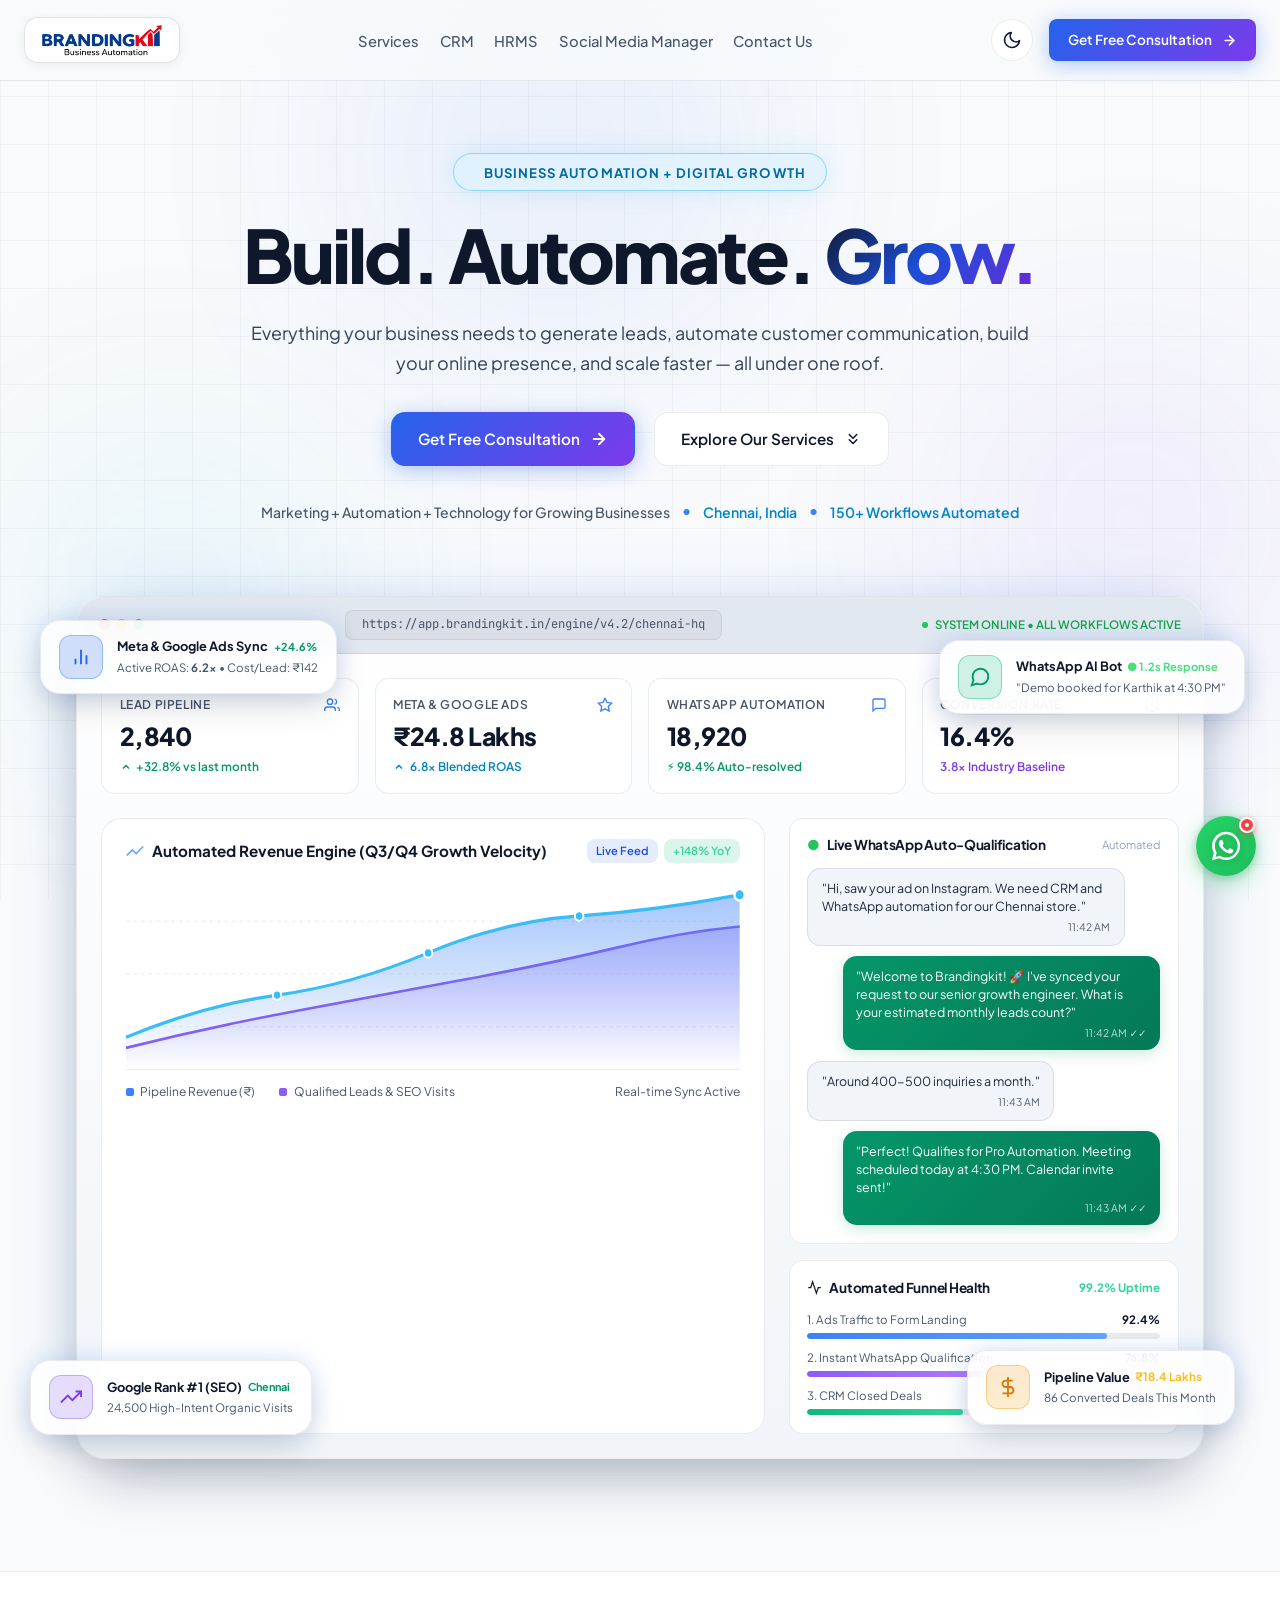
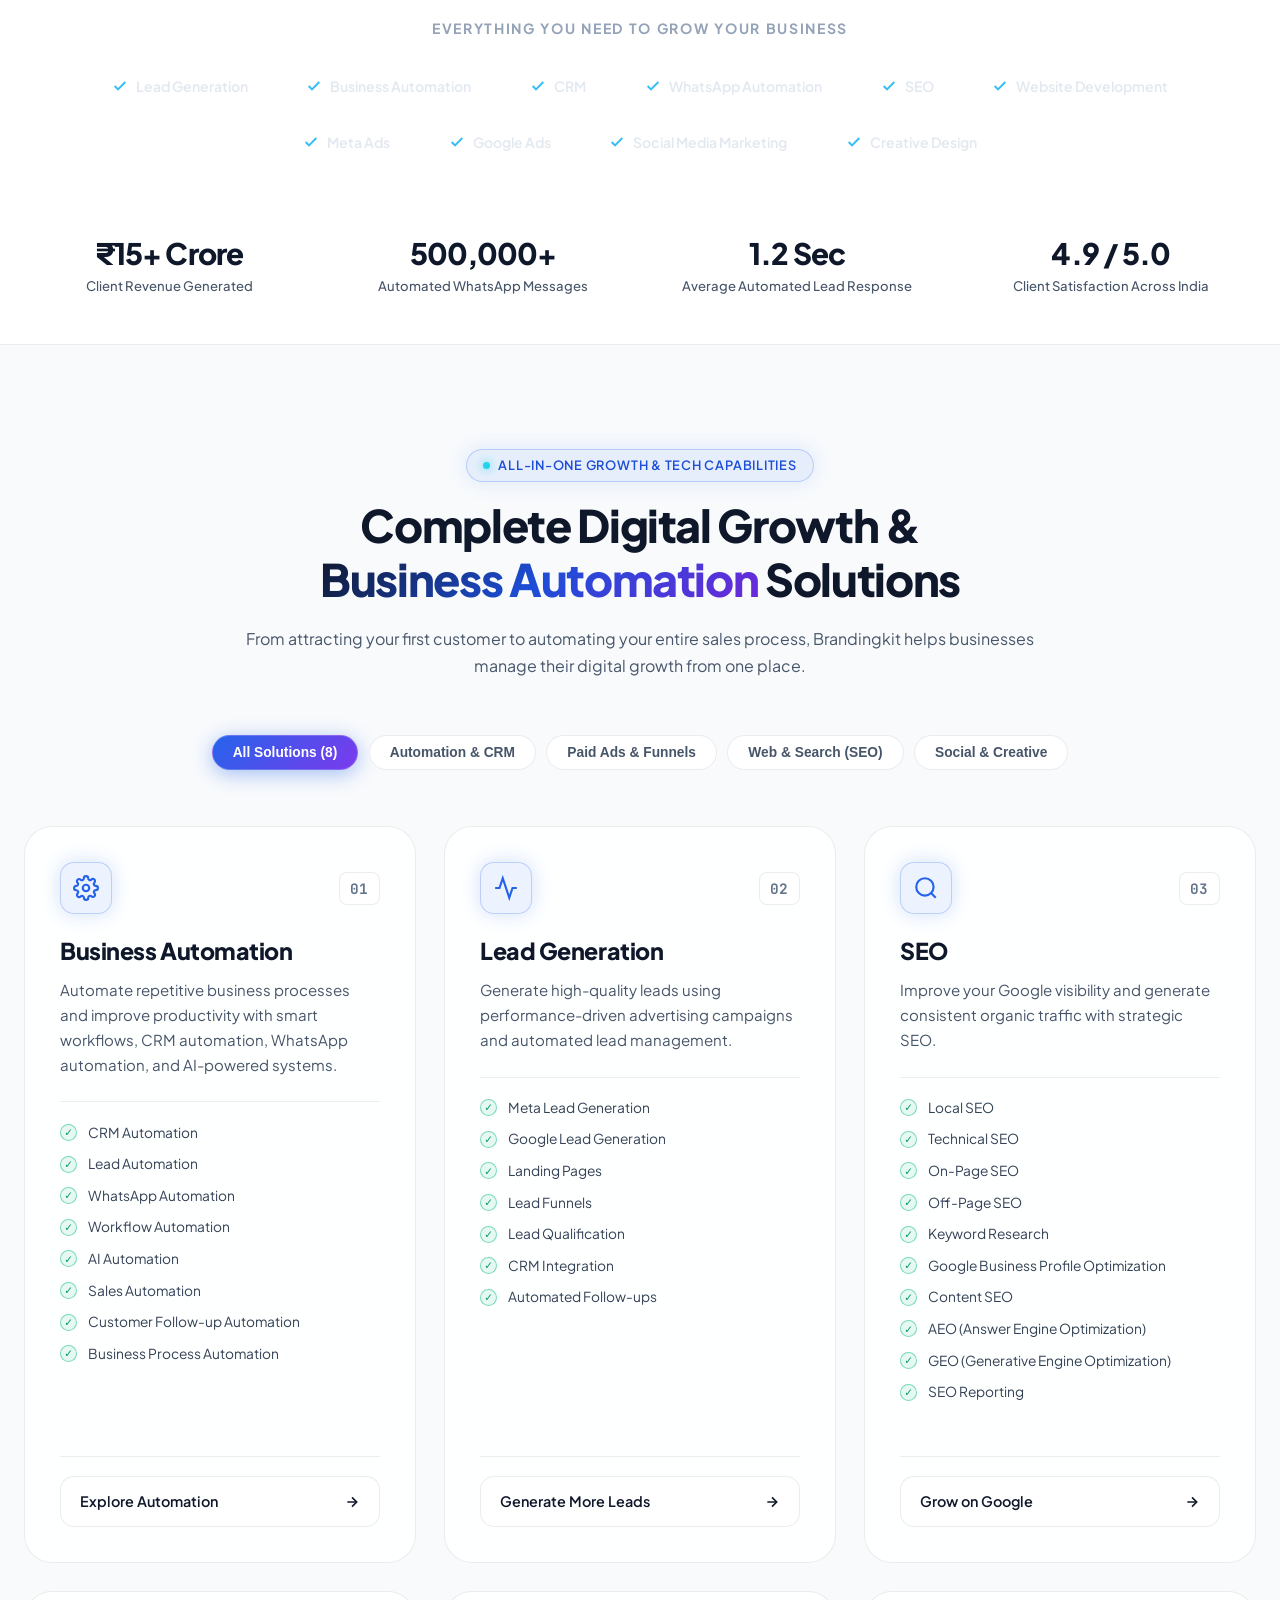
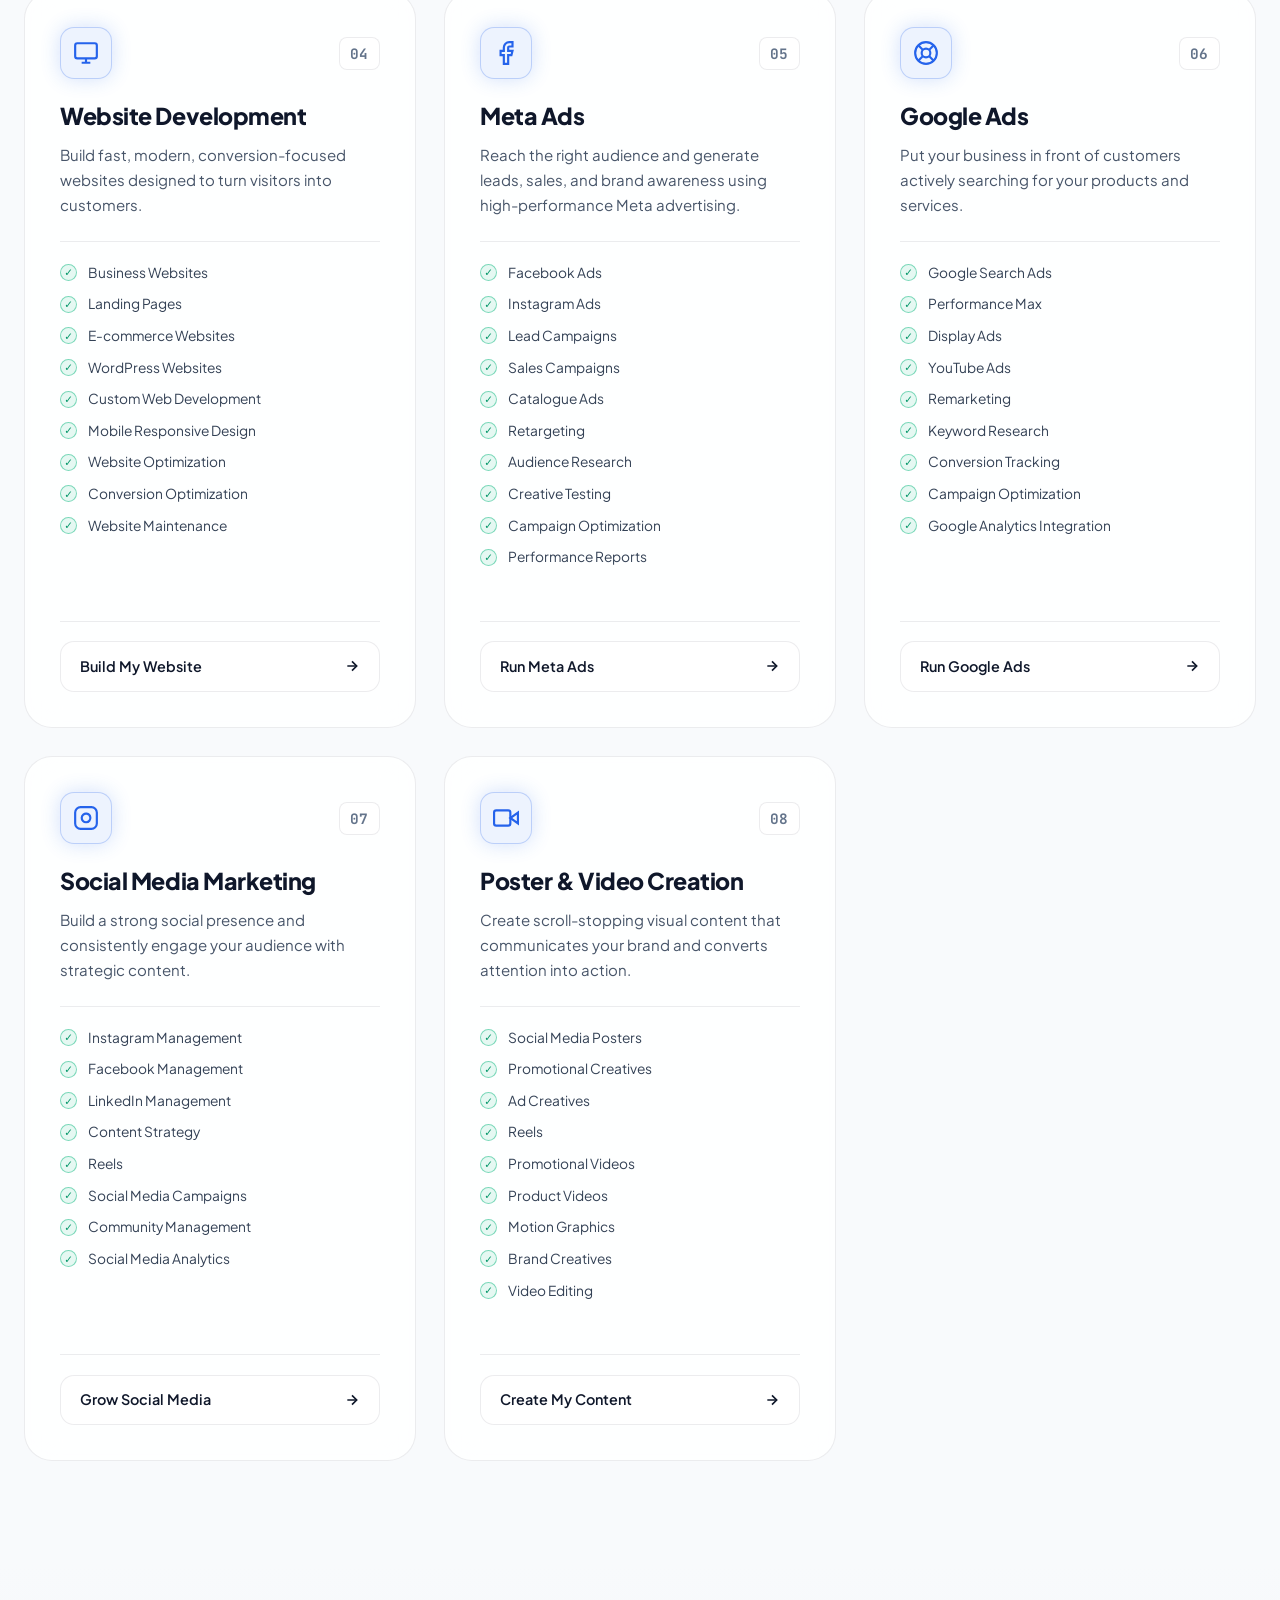
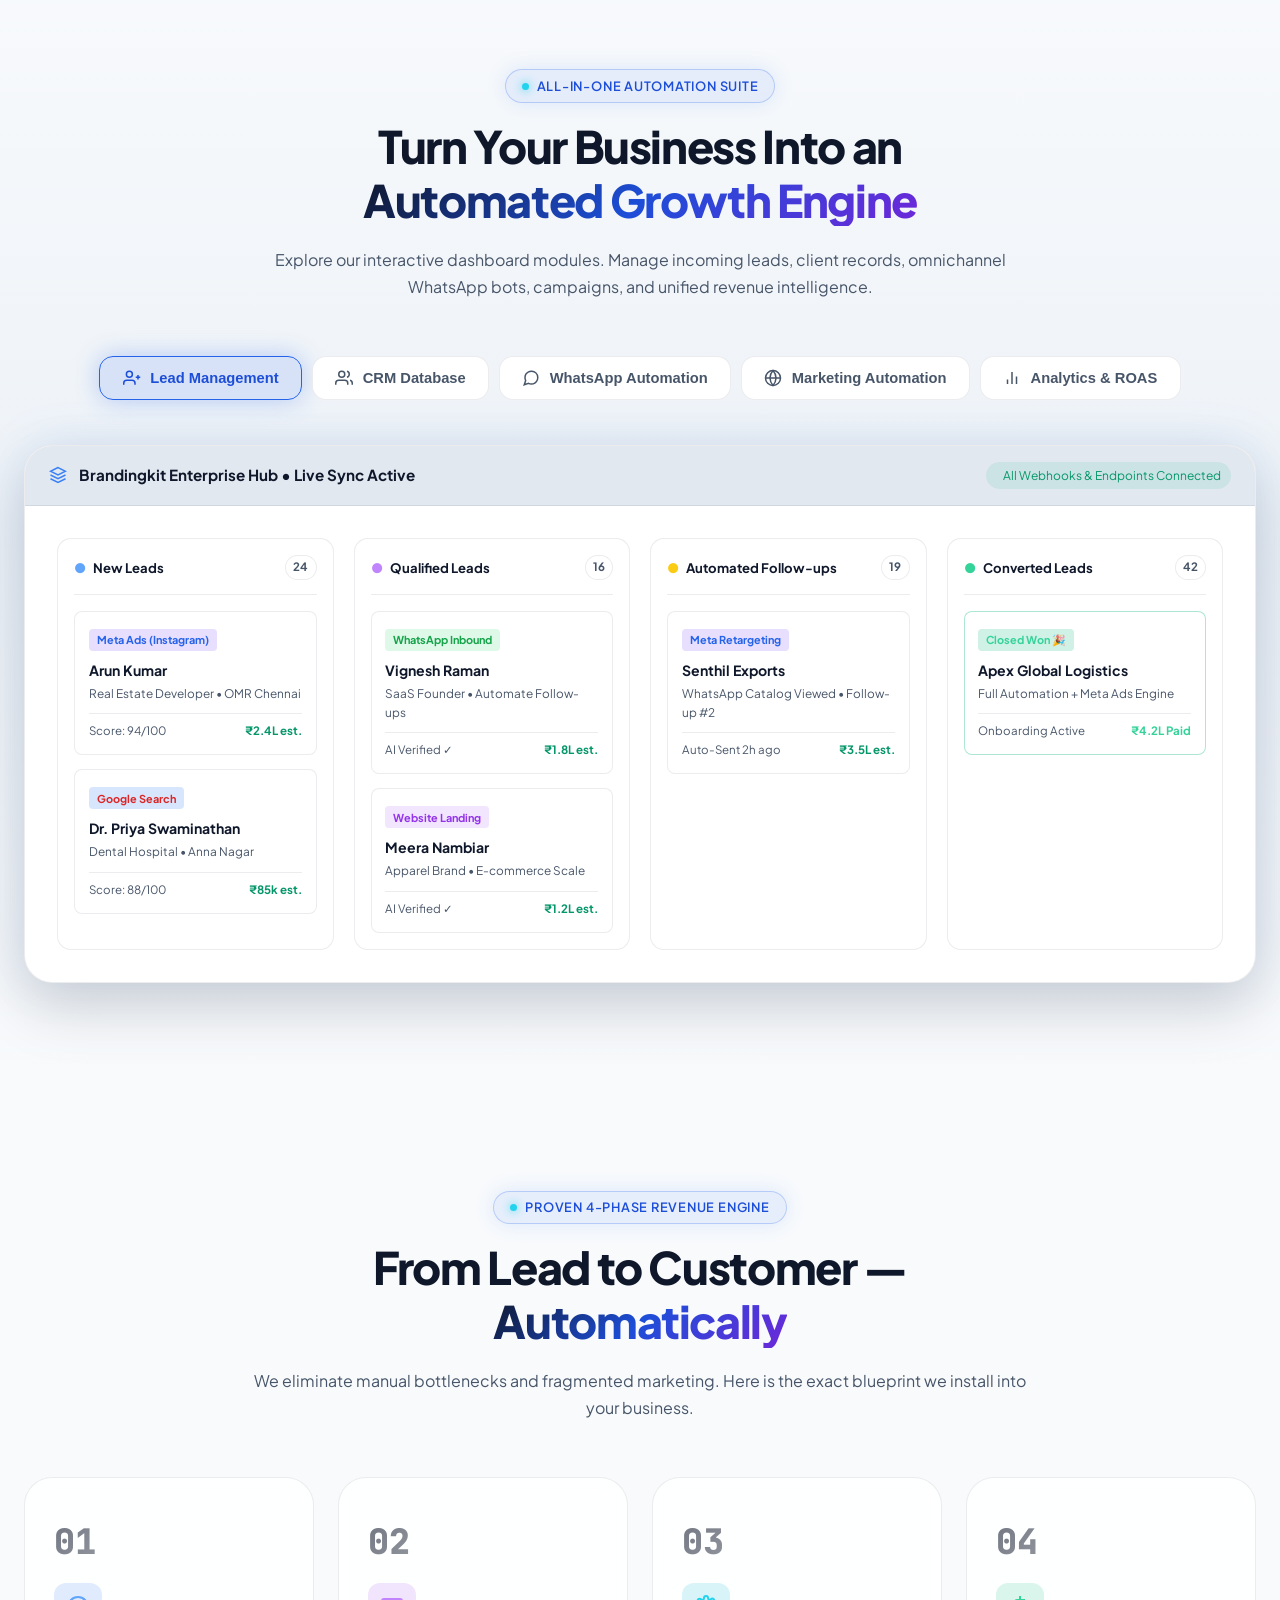
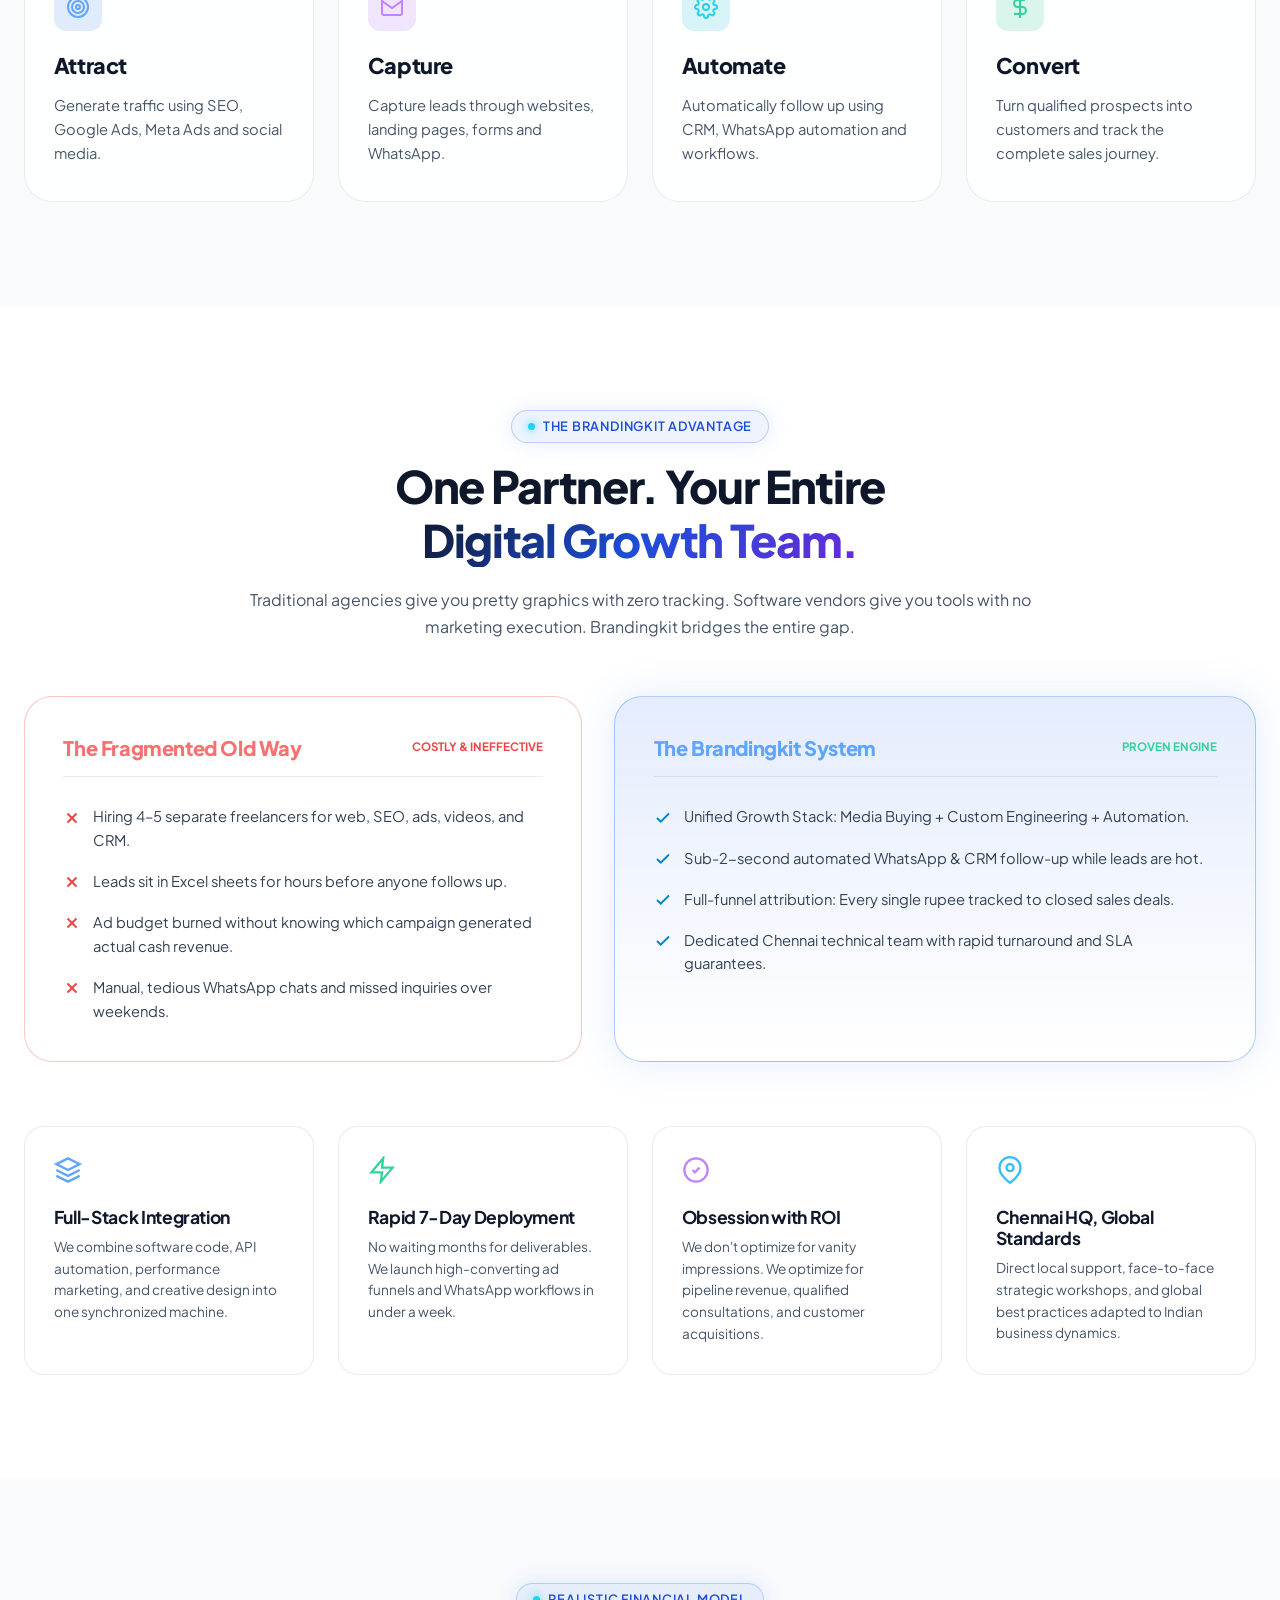
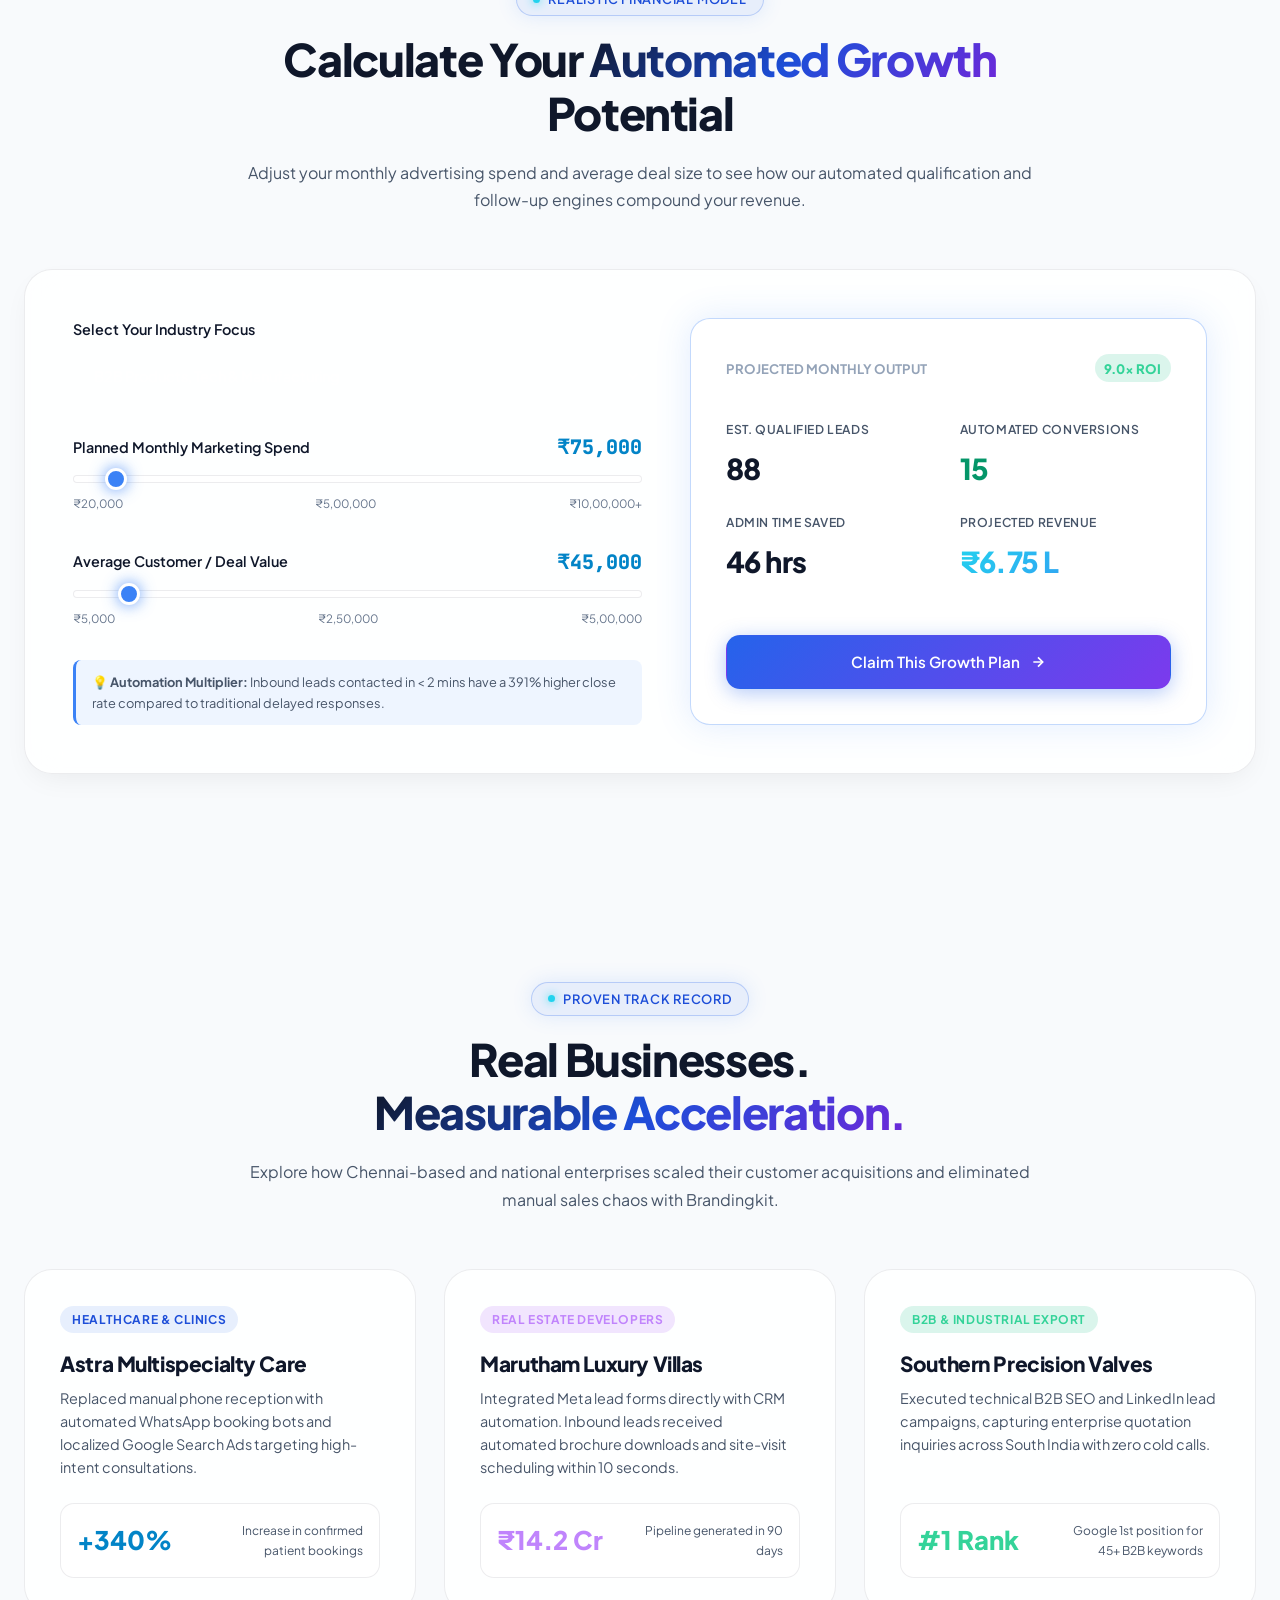
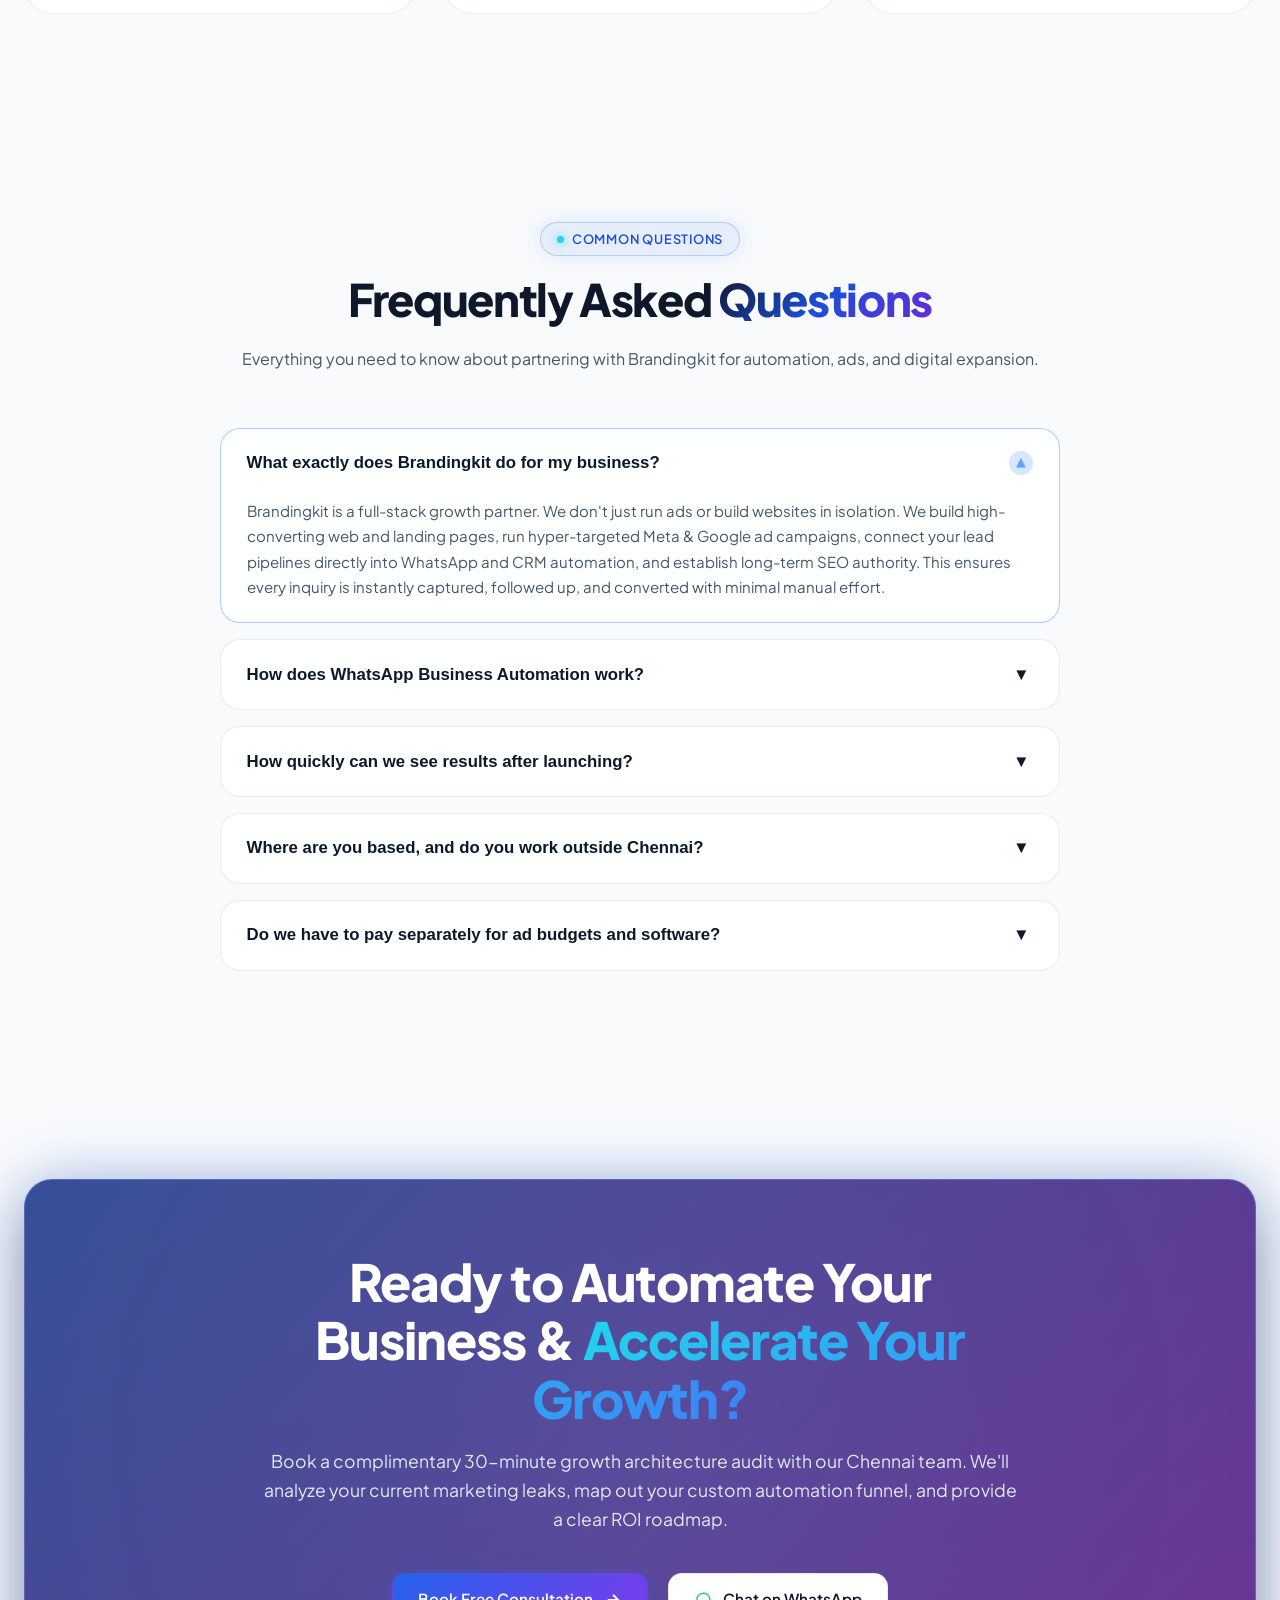
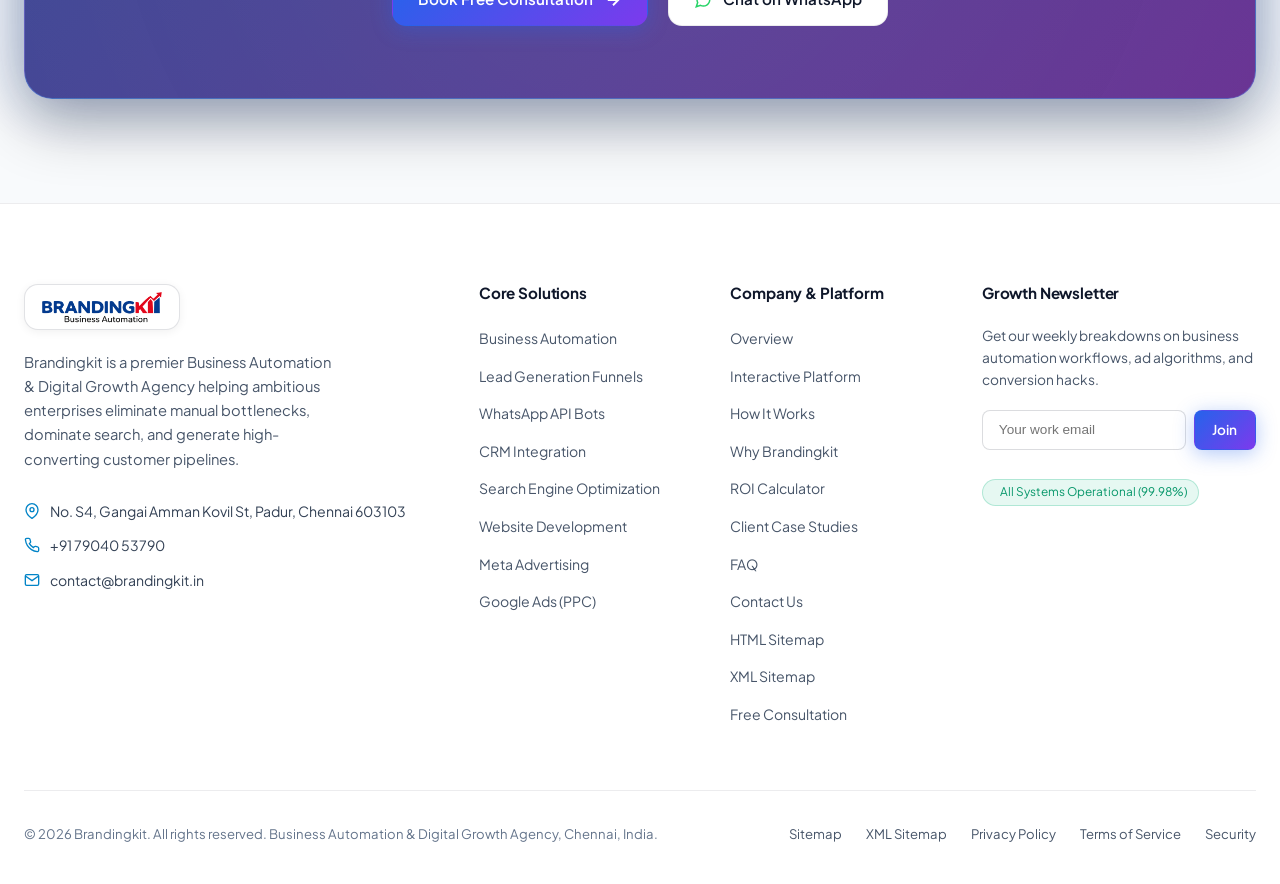
<file: index.html>
<!DOCTYPE html>
<html lang="en">
<head>
  <meta charset="UTF-8">
  <meta name="viewport" content="width=device-width, initial-scale=1.0">
  <title>Brandingkit | Business Automation & Digital Growth Agency — Chennai</title>
  <meta name="description" content="Brandingkit is a premier Business Automation and Digital Growth Agency based in Chennai, India. Automate your leads, CRM, WhatsApp communication, and scale with high-performance Meta and Google Ads.">
  <meta name="keywords" content="Business Automation, Digital Growth, CRM Automation, WhatsApp Automation, SEO, Website Development, Meta Ads, Google Ads, Chennai Digital Marketing Agency">
  <meta name="author" content="Brandingkit">
  <meta name="google-site-verification" content="zHo-VV4v49tZgZojgL3mVEB0UYHeB3BVc17jDKDsxTc" />
  <link rel="canonical" href="https://brandingkit.in/">
  <link rel="sitemap" type="application/xml" title="Sitemap" href="https://brandingkit.in/sitemap.xml">

  <!-- Open Graph / Social Media -->
  <meta property="og:type" content="website">
  <meta property="og:url" content="https://brandingkit.in/">
  <meta property="og:title" content="Brandingkit — Automate Your Business. Accelerate Your Growth.">
  <meta property="og:description" content="Everything your business needs to generate leads, automate customer communication, build your online presence, and scale faster.">
  <meta property="og:image" content="https://brandingkit.in/og-image.jpg">

  <!-- Google Fonts -->
  <link rel="preconnect" href="https://fonts.googleapis.com">
  <link rel="preconnect" href="https://fonts.gstatic.com" crossorigin>
  <link href="https://fonts.googleapis.com/css2?family=JetBrains+Mono:wght@400;600;700&family=Plus+Jakarta+Sans:wght@400;500;600;700;800;900&display=swap" rel="stylesheet">

  <!-- Stylesheet -->
  <link rel="stylesheet" href="styles.css?v=2">

  <!-- Theme Initialization Script (Prevents FOUC) -->
  <script>
    (function() {
      const savedTheme = localStorage.getItem('theme');
      const systemDark = window.matchMedia('(prefers-color-scheme: dark)').matches;
      const theme = savedTheme ? savedTheme : (systemDark ? 'dark' : 'light');
      document.documentElement.setAttribute('data-theme', theme);
    })();
  </script>

  <!-- Meta Pixel Code -->
  <script>
    !function(f,b,e,v,n,t,s)
    {if(f.fbq)return;n=f.fbq=function(){n.callMethod?
    n.callMethod.apply(n,arguments):n.queue.push(arguments)};
    if(!f._fbq)f._fbq=n;n.push=n;n.loaded=!0;n.version='2.0';
    n.queue=[];t=b.createElement(e);t.async=!0;
    t.src=v;s=b.getElementsByTagName(e)[0];
    s.parentNode.insertBefore(t,s)}(window, document,'script',
    'https://connect.facebook.net/en_US/fbevents.js');
    fbq('init', '1079980248184208');
    fbq('track', 'PageView');
  </script>
  <noscript><img height="1" width="1" style="display:none"
  src="https://www.facebook.com/tr?id=1079980248184208&ev=PageView&noscript=1"
  /></noscript>
  <!-- End Meta Pixel Code -->
</head>
<body>

  <!-- Ambient Light Orbs -->
  <div class="bg-ambient-lights" aria-hidden="true">
    <div class="ambient-orb orb-1"></div>
    <div class="ambient-orb orb-2"></div>
    <div class="ambient-orb orb-3"></div>
  </div>

  <!-- Background Grid -->
  <div class="bg-grid-overlay" aria-hidden="true"></div>

  <!-- ==========================================================================
       SITE HEADER
       ========================================================================== -->
  <header class="site-header">
    <div class="container nav-container">
      <!-- Logo -->
      <a href="#" class="brand-logo" aria-label="Brandingkit Business Automation">
        <div class="logo-image-wrap">
          <img src="logo.png" alt="Brandingkit Business Automation" class="brand-logo-img">
        </div>
      </a>

      <!-- Desktop Navigation -->
      <nav aria-label="Main Navigation">
        <ul class="nav-links">
          <li class="nav-item"><a href="services.html">Services</a></li>
          <li class="nav-item"><a href="https://crmautomation.brandingkit.in/" target="_blank" rel="noopener">CRM</a></li>
          <li class="nav-item"><a href="https://hrmmangement.brandingkit.in/" target="_blank" rel="noopener">HRMS</a></li>
          <li class="nav-item"><a href="https://social.brandingkit.in/" target="_blank" rel="noopener">Social Media Manager</a></li>
          <li class="nav-item"><a href="contact.html">Contact Us</a></li>
        </ul>
      </nav>

      <!-- Nav Actions -->
      <div class="nav-actions">
        <!-- Theme Toggle Button -->
        <button class="theme-toggle-btn" id="themeToggleBtn" aria-label="Toggle Light / Dark Theme" title="Toggle Light / Dark Mode">
          <svg class="sun-icon" width="20" height="20" viewBox="0 0 24 24" fill="none" stroke="currentColor" stroke-width="2" stroke-linecap="round" stroke-linejoin="round">
            <circle cx="12" cy="12" r="5"></circle>
            <line x1="12" y1="1" x2="12" y2="3"></line>
            <line x1="12" y1="21" x2="12" y2="23"></line>
            <line x1="4.22" y1="4.22" x2="5.64" y2="5.64"></line>
            <line x1="18.36" y1="18.36" x2="19.78" y2="19.78"></line>
            <line x1="1" y1="12" x2="3" y2="12"></line>
            <line x1="21" y1="12" x2="23" y2="12"></line>
            <line x1="4.22" y1="19.78" x2="5.64" y2="18.36"></line>
            <line x1="18.36" y1="5.64" x2="19.78" y2="4.22"></line>
          </svg>
          <svg class="moon-icon" width="20" height="20" viewBox="0 0 24 24" fill="none" stroke="currentColor" stroke-width="2" stroke-linecap="round" stroke-linejoin="round">
            <path d="M21 12.79A9 9 0 1 1 11.21 3 7 7 0 0 0 21 12.79z"></path>
          </svg>
        </button>

        <a href="#consultation" class="btn btn-primary btn-sm open-consultation-btn">
          <span>Get Free Consultation</span>
          <svg width="15" height="15" viewBox="0 0 24 24" fill="none" stroke="currentColor" stroke-width="2.5" stroke-linecap="round" stroke-linejoin="round">
            <line x1="5" y1="12" x2="19" y2="12"></line>
            <polyline points="12 5 19 12 12 19"></polyline>
          </svg>
        </a>

        <!-- Mobile Drawer Toggle -->
        <button class="mobile-menu-toggle" aria-label="Open Navigation Menu" aria-expanded="false">
          <svg width="24" height="24" viewBox="0 0 24 24" fill="none" stroke="currentColor" stroke-width="2" stroke-linecap="round" stroke-linejoin="round">
            <line x1="3" y1="12" x2="21" y2="12"></line>
            <line x1="3" y1="6" x2="21" y2="6"></line>
            <line x1="3" y1="18" x2="21" y2="18"></line>
          </svg>
        </button>
      </div>
    </div>
  </header>

  <!-- Mobile Drawer Menu -->
  <div class="mobile-nav-drawer" aria-label="Mobile Navigation Drawer">
    <ul class="mobile-drawer-links">
      <li><a href="services.html">Services</a></li>
      <li><a href="https://crmautomation.brandingkit.in/" target="_blank" rel="noopener">CRM Automation</a></li>
      <li><a href="https://hrmmangement.brandingkit.in/" target="_blank" rel="noopener">HRMS Management</a></li>
      <li><a href="https://social.brandingkit.in/" target="_blank" rel="noopener">Social Media Manager</a></li>
      <li><a href="contact.html">Contact Us</a></li>
    </ul>
    <div>
      <button class="theme-toggle-btn mobile-theme-btn" aria-label="Toggle Light / Dark Theme">
        <svg class="sun-icon" width="20" height="20" viewBox="0 0 24 24" fill="none" stroke="currentColor" stroke-width="2" stroke-linecap="round" stroke-linejoin="round">
          <circle cx="12" cy="12" r="5"></circle>
          <line x1="12" y1="1" x2="12" y2="3"></line>
          <line x1="12" y1="21" x2="12" y2="23"></line>
          <line x1="4.22" y1="4.22" x2="5.64" y2="5.64"></line>
          <line x1="18.36" y1="18.36" x2="19.78" y2="19.78"></line>
          <line x1="1" y1="12" x2="3" y2="12"></line>
          <line x1="21" y1="12" x2="23" y2="12"></line>
          <line x1="4.22" y1="19.78" x2="5.64" y2="18.36"></line>
          <line x1="18.36" y1="5.64" x2="19.78" y2="4.22"></line>
        </svg>
        <svg class="moon-icon" width="20" height="20" viewBox="0 0 24 24" fill="none" stroke="currentColor" stroke-width="2" stroke-linecap="round" stroke-linejoin="round">
          <path d="M21 12.79A9 9 0 1 1 11.21 3 7 7 0 0 0 21 12.79z"></path>
        </svg>
        <span class="theme-toggle-text">Light Mode</span>
      </button>

      <a href="#consultation" class="btn btn-primary open-consultation-btn" style="width: 100%; margin-bottom: 1rem;">
        Get Free Consultation
      </a>
      <p style="font-size: 0.8rem; color: var(--text-muted); text-align: center;">
        📍 Chennai, Tamil Nadu, India • brandingkit.in
      </p>
    </div>
  </div>

  <main>
    <!-- ==========================================================================
         HERO SECTION
         ========================================================================== -->
    <section class="hero-section" id="hero">
      <div class="container">
        
        <!-- Hero Content -->
        <div class="hero-content">
          <div class="hero-badge-wrap">
            <div class="hero-badge">
              <span class="pulse-dot"></span>
              BUSINESS AUTOMATION + DIGITAL GROWTH
            </div>
          </div>

          <h1 class="hero-headline">
            Build. Automate. <span class="text-gradient">Grow.</span>
          </h1>

          <p class="hero-subheadline">
            Everything your business needs to generate leads, automate customer communication, build your online presence, and scale faster — all under one roof.
          </p>

          <div class="hero-cta-group">
            <a href="#consultation" class="btn btn-primary open-consultation-btn">
              <span>Get Free Consultation</span>
              <svg width="18" height="18" viewBox="0 0 24 24" fill="none" stroke="currentColor" stroke-width="2.5" stroke-linecap="round" stroke-linejoin="round">
                <line x1="5" y1="12" x2="19" y2="12"></line>
                <polyline points="12 5 19 12 12 19"></polyline>
              </svg>
            </a>

            <a href="#services" class="btn btn-secondary">
              <span>Explore Our Services</span>
              <svg width="18" height="18" viewBox="0 0 24 24" fill="none" stroke="currentColor" stroke-width="2" stroke-linecap="round" stroke-linejoin="round">
                <path d="M7 13l5 5 5-5M7 6l5 5 5-5"/>
              </svg>
            </a>
          </div>

          <div class="hero-trust-message">
            <span class="trust-tag">Marketing + Automation + Technology for Growing Businesses</span>
            <span class="trust-bullet">●</span>
            <span class="trust-highlight">Chennai, India</span>
            <span class="trust-bullet">●</span>
            <span class="trust-highlight">150+ Workflows Automated</span>
          </div>
        </div>

        <!-- Hero Futuristic Automation Dashboard -->
        <div class="hero-dashboard-wrapper">
          
          <!-- Floating UI Cards -->
          <!-- Card 1 (Top Left) -->
          <div class="floating-card float-top-left">
            <div class="float-icon-box icon-blue-glow">
              <svg width="22" height="22" viewBox="0 0 24 24" fill="none" stroke="currentColor" stroke-width="2">
                <path d="M18 20V10M12 20V4M6 20v-6"/>
              </svg>
            </div>
            <div class="float-content">
              <div class="float-title">
                Meta & Google Ads Sync
                <span class="float-tag">+24.6%</span>
              </div>
              <div class="float-subtitle">Active ROAS: <strong>6.2x</strong> • Cost/Lead: ₹142</div>
            </div>
          </div>

          <!-- Card 2 (Top Right) -->
          <div class="floating-card float-top-right">
            <div class="float-icon-box icon-green-glow">
              <svg width="22" height="22" viewBox="0 0 24 24" fill="none" stroke="currentColor" stroke-width="2">
                <path d="M21 11.5a8.38 8.38 0 0 1-.9 3.8 8.5 8.5 0 0 1-7.6 4.7 8.38 8.38 0 0 1-3.8-.9L3 21l1.9-5.7a8.38 8.38 0 0 1-.9-3.8 8.5 8.5 0 0 1 4.7-7.6 8.38 8.38 0 0 1 3.8-.9h.5a8.48 8.48 0 0 1 8 8v.5z"/>
              </svg>
            </div>
            <div class="float-content">
              <div class="float-title">
                WhatsApp AI Bot
                <span style="color: #4ade80; font-size: 0.7rem;">● 1.2s Response</span>
              </div>
              <div class="float-subtitle">"Demo booked for Karthik at 4:30 PM"</div>
            </div>
          </div>

          <!-- Card 3 (Bottom Left) -->
          <div class="floating-card float-bottom-left">
            <div class="float-icon-box icon-purple-glow">
              <svg width="22" height="22" viewBox="0 0 24 24" fill="none" stroke="currentColor" stroke-width="2">
                <polyline points="23 6 13.5 15.5 8.5 10.5 1 18"/>
                <polyline points="17 6 23 6 23 12"/>
              </svg>
            </div>
            <div class="float-content">
              <div class="float-title">
                Google Rank #1 (SEO)
                <span class="float-tag">Chennai</span>
              </div>
              <div class="float-subtitle">24,500 High-Intent Organic Visits</div>
            </div>
          </div>

          <!-- Card 4 (Bottom Right) -->
          <div class="floating-card float-bottom-right">
            <div class="float-icon-box icon-amber-glow">
              <svg width="22" height="22" viewBox="0 0 24 24" fill="none" stroke="currentColor" stroke-width="2">
                <line x1="12" y1="1" x2="12" y2="23"/>
                <path d="M17 5H9.5a3.5 3.5 0 0 0 0 7h5a3.5 3.5 0 0 1 0 7H6"/>
              </svg>
            </div>
            <div class="float-content">
              <div class="float-title">
                Pipeline Value
                <span style="color: #fbbf24; font-size: 0.72rem;">₹18.4 Lakhs</span>
              </div>
              <div class="float-subtitle">86 Converted Deals This Month</div>
            </div>
          </div>

          <!-- The Dashboard Mockup Frame -->
          <div class="dashboard-mockup-frame">
            
            <!-- Window Topbar -->
            <div class="window-header">
              <div class="window-dots">
                <div class="dot red"></div>
                <div class="dot yellow"></div>
                <div class="dot green"></div>
              </div>
              <div class="window-title-bar">
                <span>https://app.brandingkit.in/engine/v4.2/chennai-hq</span>
              </div>
              <div class="window-badge">
                <span class="live-dot"></span>
                <span>SYSTEM ONLINE • ALL WORKFLOWS ACTIVE</span>
              </div>
            </div>

            <!-- Dashboard Content -->
            <div class="dashboard-grid-layout">
              
              <!-- Top 4 Live Metrics -->
              <div class="metrics-strip-row">
                
                <div class="mini-stat-card">
                  <div class="mini-stat-label">
                    <span>Lead Pipeline</span>
                    <svg class="mini-stat-icon" viewBox="0 0 24 24" fill="none" stroke="currentColor" stroke-width="2">
                      <path d="M17 21v-2a4 4 0 0 0-4-4H5a4 4 0 0 0-4 4v2"/>
                      <circle cx="9" cy="7" r="4"/>
                      <path d="M23 21v-2a4 4 0 0 0-3-3.87"/>
                      <path d="M16 3.13a4 4 0 0 1 0 7.75"/>
                    </svg>
                  </div>
                  <div class="mini-stat-value">2,840</div>
                  <div class="mini-stat-trend trend-up">
                    <svg width="12" height="12" viewBox="0 0 24 24" fill="none" stroke="currentColor" stroke-width="3">
                      <polyline points="18 15 12 9 6 15"/>
                    </svg>
                    <span>+32.8% vs last month</span>
                  </div>
                </div>

                <div class="mini-stat-card">
                  <div class="mini-stat-label">
                    <span>Meta & Google Ads</span>
                    <svg class="mini-stat-icon" viewBox="0 0 24 24" fill="none" stroke="currentColor" stroke-width="2">
                      <polygon points="12 2 15.09 8.26 22 9.27 17 14.14 18.18 21.02 12 17.77 5.82 21.02 7 14.14 2 9.27 8.91 8.26 12 2"/>
                    </svg>
                  </div>
                  <div class="mini-stat-value">₹24.8 Lakhs</div>
                  <div class="mini-stat-trend trend-cyan">
                    <svg width="12" height="12" viewBox="0 0 24 24" fill="none" stroke="currentColor" stroke-width="3">
                      <polyline points="18 15 12 9 6 15"/>
                    </svg>
                    <span>6.8x Blended ROAS</span>
                  </div>
                </div>

                <div class="mini-stat-card">
                  <div class="mini-stat-label">
                    <span>WhatsApp Automation</span>
                    <svg class="mini-stat-icon" viewBox="0 0 24 24" fill="none" stroke="currentColor" stroke-width="2">
                      <path d="M21 15a2 2 0 0 1-2 2H7l-4 4V5a2 2 0 0 1 2-2h14a2 2 0 0 1 2 2z"/>
                    </svg>
                  </div>
                  <div class="mini-stat-value">18,920</div>
                  <div class="mini-stat-trend trend-up">
                    <span>⚡ 98.4% Auto-resolved</span>
                  </div>
                </div>

                <div class="mini-stat-card">
                  <div class="mini-stat-label">
                    <span>Conversion Rate</span>
                    <svg class="mini-stat-icon" viewBox="0 0 24 24" fill="none" stroke="currentColor" stroke-width="2">
                      <circle cx="12" cy="12" r="10"/>
                      <polyline points="12 6 12 12 14 14"/>
                    </svg>
                  </div>
                  <div class="mini-stat-value">16.4%</div>
                  <div class="mini-stat-trend trend-purple">
                    <span>3.8x Industry Baseline</span>
                  </div>
                </div>

              </div>

              <!-- Main Dashboard Split: Revenue Graph + Live Feeds -->
              <div class="dashboard-main-split">
                
                <!-- Chart Section -->
                <div class="chart-panel-card">
                  <div class="panel-header">
                    <div class="panel-title">
                      <svg width="18" height="18" viewBox="0 0 24 24" fill="none" stroke="#60a5fa" stroke-width="2">
                        <polyline points="23 6 13.5 15.5 8.5 10.5 1 18"/>
                      </svg>
                      <span>Automated Revenue Engine (Q3/Q4 Growth Velocity)</span>
                    </div>
                    <div class="panel-controls">
                      <span class="panel-pill-tag">Live Feed</span>
                      <span class="panel-pill-tag" style="background: rgba(16,185,129,0.15); color: #34d399;">+148% YoY</span>
                    </div>
                  </div>

                  <!-- SVG Dynamic Area Chart -->
                  <div class="chart-svg-container">
                    <svg viewBox="0 0 650 180" preserveAspectRatio="none">
                      <defs>
                        <linearGradient id="chartGradBlue" x1="0" y1="0" x2="0" y2="1">
                          <stop offset="0%" stop-color="#3b82f6" stop-opacity="0.45"/>
                          <stop offset="100%" stop-color="#3b82f6" stop-opacity="0.0"/>
                        </linearGradient>
                        <linearGradient id="chartGradPurple" x1="0" y1="0" x2="0" y2="1">
                          <stop offset="0%" stop-color="#8b5cf6" stop-opacity="0.35"/>
                          <stop offset="100%" stop-color="#8b5cf6" stop-opacity="0.0"/>
                        </linearGradient>
                      </defs>

                      <!-- Grid Lines -->
                      <line x1="0" y1="40" x2="650" y2="40" stroke="rgba(255,255,255,0.05)" stroke-dasharray="4"/>
                      <line x1="0" y1="90" x2="650" y2="90" stroke="rgba(255,255,255,0.05)" stroke-dasharray="4"/>
                      <line x1="0" y1="140" x2="650" y2="140" stroke="rgba(255,255,255,0.05)" stroke-dasharray="4"/>

                      <!-- Secondary Area: Organic Traffic & SEO Growth -->
                      <path d="M 0,160 Q 90,140 180,125 T 360,95 T 520,65 T 650,45 L 650,180 L 0,180 Z" fill="url(#chartGradPurple)"/>
                      <path d="M 0,160 Q 90,140 180,125 T 360,95 T 520,65 T 650,45" fill="none" stroke="#8b5cf6" stroke-width="2.5"/>

                      <!-- Primary Area: Total Client Revenue -->
                      <path d="M 0,150 Q 80,120 160,110 T 320,70 T 480,35 T 650,15 L 650,180 L 0,180 Z" fill="url(#chartGradBlue)"/>
                      <path d="M 0,150 Q 80,120 160,110 T 320,70 T 480,35 T 650,15" fill="none" stroke="#38bdf8" stroke-width="3"/>

                      <!-- Interactive Dots -->
                      <circle cx="160" cy="110" r="4.5" fill="#38bdf8" stroke="#ffffff" stroke-width="2" class="data-point"/>
                      <circle cx="320" cy="70" r="4.5" fill="#38bdf8" stroke="#ffffff" stroke-width="2" class="data-point"/>
                      <circle cx="480" cy="35" r="4.5" fill="#38bdf8" stroke="#ffffff" stroke-width="2" class="data-point"/>
                      <circle cx="650" cy="15" r="5.5" fill="#38bdf8" stroke="#ffffff" stroke-width="2.5" class="data-point"/>
                    </svg>
                  </div>

                  <div class="chart-legend-row">
                    <div style="display: flex; gap: 1.5rem;">
                      <div class="legend-item">
                        <span class="legend-color legend-blue"></span>
                        <span>Pipeline Revenue (₹)</span>
                      </div>
                      <div class="legend-item">
                        <span class="legend-color legend-purple"></span>
                        <span>Qualified Leads & SEO Visits</span>
                      </div>
                    </div>
                    <div>
                      <span>Real-time Sync Active</span>
                    </div>
                  </div>
                </div>

                <!-- Right Side: Live Chatbot Simulation & Automation Stages -->
                <div class="pipeline-chat-panel">
                  
                  <!-- WhatsApp Chat Mini Stream -->
                  <div class="feed-card">
                    <div class="feed-header">
                      <h5>
                        <span style="color: #22c55e;">●</span>
                        <span>Live WhatsApp Auto-Qualification</span>
                      </h5>
                      <span style="font-size: 0.7rem; color: #94a3b8;">Automated</span>
                    </div>

                    <div class="chat-stream-mini">
                      <div class="chat-bubble incoming">
                        <span>"Hi, saw your ad on Instagram. We need CRM and WhatsApp automation for our Chennai store."</span>
                        <div class="chat-meta">11:42 AM</div>
                      </div>
                      <div class="chat-bubble outgoing">
                        <span>"Welcome to Brandingkit! 🚀 I've synced your request to our senior growth engineer. What is your estimated monthly leads count?"</span>
                        <div class="chat-meta">11:42 AM ✓✓</div>
                      </div>
                      <div class="chat-bubble incoming">
                        <span>"Around 400-500 inquiries a month."</span>
                        <div class="chat-meta">11:43 AM</div>
                      </div>
                      <div class="chat-bubble outgoing">
                        <span>"Perfect! Qualifies for Pro Automation. Meeting scheduled today at 4:30 PM. Calendar invite sent!"</span>
                        <div class="chat-meta">11:43 AM ✓✓</div>
                      </div>
                    </div>
                  </div>

                  <!-- Funnel Stage Bars -->
                  <div class="feed-card">
                    <div class="feed-header">
                      <h5>
                        <svg width="15" height="15" viewBox="0 0 24 24" fill="none" stroke="currentColor" stroke-width="2">
                          <polyline points="22 12 18 12 15 21 9 3 6 12 2 12"></polyline>
                        </svg>
                        <span>Automated Funnel Health</span>
                      </h5>
                      <span style="font-size: 0.72rem; color: #34d399; font-weight: 700;">99.2% Uptime</span>
                    </div>

                    <div class="pipeline-progress-bars">
                      <div class="p-bar-item">
                        <div class="p-bar-header">
                          <span>1. Ads Traffic to Form Landing</span>
                          <span>92.4%</span>
                        </div>
                        <div class="p-bar-track">
                          <div class="p-bar-fill fill-blue"></div>
                        </div>
                      </div>

                      <div class="p-bar-item">
                        <div class="p-bar-header">
                          <span>2. Instant WhatsApp Qualification</span>
                          <span>76.8%</span>
                        </div>
                        <div class="p-bar-track">
                          <div class="p-bar-fill fill-purple"></div>
                        </div>
                      </div>

                      <div class="p-bar-item">
                        <div class="p-bar-header">
                          <span>3. CRM Closed Deals</span>
                          <span>44.2%</span>
                        </div>
                        <div class="p-bar-track">
                          <div class="p-bar-fill fill-emerald"></div>
                        </div>
                      </div>
                    </div>
                  </div>

                </div>

              </div>

            </div>

          </div>

        </div>

      </div>
    </section>

    <!-- ==========================================================================
         TRUST / VALUE STRIP
         ========================================================================== -->
    <section class="trust-strip-section" aria-label="Everything You Need to Grow Your Business">
      <div class="container">
        
        <div class="trust-strip-header">
          <h3 class="trust-strip-title">Everything You Need to Grow Your Business</h3>
        </div>

        <div class="trust-badges-grid">
          <div class="trust-badge-pill">
            <svg viewBox="0 0 24 24" fill="none" stroke="currentColor" stroke-width="3">
              <polyline points="20 6 9 17 4 12"/>
            </svg>
            <span>Lead Generation</span>
          </div>

          <div class="trust-badge-pill">
            <svg viewBox="0 0 24 24" fill="none" stroke="currentColor" stroke-width="3">
              <polyline points="20 6 9 17 4 12"/>
            </svg>
            <span>Business Automation</span>
          </div>

          <div class="trust-badge-pill">
            <svg viewBox="0 0 24 24" fill="none" stroke="currentColor" stroke-width="3">
              <polyline points="20 6 9 17 4 12"/>
            </svg>
            <span>CRM</span>
          </div>

          <div class="trust-badge-pill">
            <svg viewBox="0 0 24 24" fill="none" stroke="currentColor" stroke-width="3">
              <polyline points="20 6 9 17 4 12"/>
            </svg>
            <span>WhatsApp Automation</span>
          </div>

          <div class="trust-badge-pill">
            <svg viewBox="0 0 24 24" fill="none" stroke="currentColor" stroke-width="3">
              <polyline points="20 6 9 17 4 12"/>
            </svg>
            <span>SEO</span>
          </div>

          <div class="trust-badge-pill">
            <svg viewBox="0 0 24 24" fill="none" stroke="currentColor" stroke-width="3">
              <polyline points="20 6 9 17 4 12"/>
            </svg>
            <span>Website Development</span>
          </div>

          <div class="trust-badge-pill">
            <svg viewBox="0 0 24 24" fill="none" stroke="currentColor" stroke-width="3">
              <polyline points="20 6 9 17 4 12"/>
            </svg>
            <span>Meta Ads</span>
          </div>

          <div class="trust-badge-pill">
            <svg viewBox="0 0 24 24" fill="none" stroke="currentColor" stroke-width="3">
              <polyline points="20 6 9 17 4 12"/>
            </svg>
            <span>Google Ads</span>
          </div>

          <div class="trust-badge-pill">
            <svg viewBox="0 0 24 24" fill="none" stroke="currentColor" stroke-width="3">
              <polyline points="20 6 9 17 4 12"/>
            </svg>
            <span>Social Media Marketing</span>
          </div>

          <div class="trust-badge-pill">
            <svg viewBox="0 0 24 24" fill="none" stroke="currentColor" stroke-width="3">
              <polyline points="20 6 9 17 4 12"/>
            </svg>
            <span>Creative Design</span>
          </div>
        </div>

        <!-- Metric Anchors -->
        <div class="trust-stats-row">
          <div class="trust-stat-box">
            <h4>₹15+ Crore</h4>
            <p>Client Revenue Generated</p>
          </div>
          <div class="trust-stat-box">
            <h4>500,000+</h4>
            <p>Automated WhatsApp Messages</p>
          </div>
          <div class="trust-stat-box">
            <h4>1.2 Sec</h4>
            <p>Average Automated Lead Response</p>
          </div>
          <div class="trust-stat-box">
            <h4>4.9 / 5.0</h4>
            <p>Client Satisfaction Across India</p>
          </div>
        </div>

      </div>
    </section>

    <!-- ==========================================================================
         SERVICES SECTION (All 8 Core Services)
         ========================================================================== -->
    <section class="services-section" id="services">
      <div class="container">
        
        <div class="section-header">
          <div class="section-badge">
            <span class="pulse-dot"></span>
            ALL-IN-ONE GROWTH & TECH CAPABILITIES
          </div>
          <h2 class="section-title">
            Complete Digital Growth & <span class="text-gradient">Business Automation</span> Solutions
          </h2>
          <p class="section-desc">
            From attracting your first customer to automating your entire sales process, Brandingkit helps businesses manage their digital growth from one place.
          </p>
        </div>

        <!-- Filter Navigation -->
        <div class="services-filter-nav">
          <button class="filter-btn active" data-filter="all">All Solutions (8)</button>
          <button class="filter-btn" data-filter="automation">Automation & CRM</button>
          <button class="filter-btn" data-filter="ads">Paid Ads & Funnels</button>
          <button class="filter-btn" data-filter="web">Web & Search (SEO)</button>
          <button class="filter-btn" data-filter="creative">Social & Creative</button>
        </div>

        <!-- Services Cards Grid -->
        <div class="services-grid">

          <!-- 1. Business Automation -->
          <div class="service-card" data-category="automation">
            <div class="service-card-top">
              <div class="service-header-row">
                <div class="service-icon-box">
                  <svg viewBox="0 0 24 24" fill="none" stroke="currentColor" stroke-width="2">
                    <circle cx="12" cy="12" r="3"/>
                    <path d="M19.4 15a1.65 1.65 0 0 0 .33 1.82l.06.06a2 2 0 0 1 0 2.83 2 2 0 0 1-2.83 0l-.06-.06a1.65 1.65 0 0 0-1.82-.33 1.65 1.65 0 0 0-1 1.51V21a2 2 0 0 1-2 2 2 2 0 0 1-2-2v-.09A1.65 1.65 0 0 0 9 19.4a1.65 1.65 0 0 0-1.82.33l-.06.06a2 2 0 0 1-2.83 0 2 2 0 0 1 0-2.83l.06-.06a1.65 1.65 0 0 0 .33-1.82 1.65 1.65 0 0 0-1.51-1H3a2 2 0 0 1-2-2 2 2 0 0 1 2-2h.09A1.65 1.65 0 0 0 4.6 9a1.65 1.65 0 0 0-.33-1.82l-.06-.06a2 2 0 0 1 0-2.83 2 2 0 0 1 2.83 0l.06.06a1.65 1.65 0 0 0 1.82.33H9a1.65 1.65 0 0 0 1-1.51V3a2 2 0 0 1 2-2 2 2 0 0 1 2 2v.09a1.65 1.65 0 0 0 1 1.51 1.65 1.65 0 0 0 1.82-.33l.06-.06a2 2 0 0 1 2.83 0 2 2 0 0 1 0 2.83l-.06.06a1.65 1.65 0 0 0-.33 1.82V9a1.65 1.65 0 0 0 1.51 1H21a2 2 0 0 1 2 2 2 2 0 0 1-2 2h-.09a1.65 1.65 0 0 0-1.51 1z"/>
                  </svg>
                </div>
                <span class="service-number">01</span>
              </div>
              <h3 class="service-title">Business Automation</h3>
              <p class="service-desc">
                Automate repetitive business processes and improve productivity with smart workflows, CRM automation, WhatsApp automation, and AI-powered systems.
              </p>
              <ul class="service-features-list">
                <li class="service-feature-item">
                  <span class="feature-check-icon">✓</span>
                  <span>CRM Automation</span>
                </li>
                <li class="service-feature-item">
                  <span class="feature-check-icon">✓</span>
                  <span>Lead Automation</span>
                </li>
                <li class="service-feature-item">
                  <span class="feature-check-icon">✓</span>
                  <span>WhatsApp Automation</span>
                </li>
                <li class="service-feature-item">
                  <span class="feature-check-icon">✓</span>
                  <span>Workflow Automation</span>
                </li>
                <li class="service-feature-item">
                  <span class="feature-check-icon">✓</span>
                  <span>AI Automation</span>
                </li>
                <li class="service-feature-item">
                  <span class="feature-check-icon">✓</span>
                  <span>Sales Automation</span>
                </li>
                <li class="service-feature-item">
                  <span class="feature-check-icon">✓</span>
                  <span>Customer Follow-up Automation</span>
                </li>
                <li class="service-feature-item">
                  <span class="feature-check-icon">✓</span>
                  <span>Business Process Automation</span>
                </li>
              </ul>
            </div>
            <div class="service-card-action">
              <a href="#consultation" class="service-cta-btn open-consultation-btn" data-service="Business Automation">
                <span>Explore Automation</span>
                <svg width="16" height="16" viewBox="0 0 24 24" fill="none" stroke="currentColor" stroke-width="2.5">
                  <line x1="5" y1="12" x2="19" y2="12"></line>
                  <polyline points="12 5 19 12 12 19"></polyline>
                </svg>
              </a>
            </div>
          </div>

          <!-- 2. Lead Generation -->
          <div class="service-card" data-category="ads automation">
            <div class="service-card-top">
              <div class="service-header-row">
                <div class="service-icon-box">
                  <svg viewBox="0 0 24 24" fill="none" stroke="currentColor" stroke-width="2">
                    <path d="M22 12h-4l-3 9L9 3l-3 9H2"/>
                  </svg>
                </div>
                <span class="service-number">02</span>
              </div>
              <h3 class="service-title">Lead Generation</h3>
              <p class="service-desc">
                Generate high-quality leads using performance-driven advertising campaigns and automated lead management.
              </p>
              <ul class="service-features-list">
                <li class="service-feature-item">
                  <span class="feature-check-icon">✓</span>
                  <span>Meta Lead Generation</span>
                </li>
                <li class="service-feature-item">
                  <span class="feature-check-icon">✓</span>
                  <span>Google Lead Generation</span>
                </li>
                <li class="service-feature-item">
                  <span class="feature-check-icon">✓</span>
                  <span>Landing Pages</span>
                </li>
                <li class="service-feature-item">
                  <span class="feature-check-icon">✓</span>
                  <span>Lead Funnels</span>
                </li>
                <li class="service-feature-item">
                  <span class="feature-check-icon">✓</span>
                  <span>Lead Qualification</span>
                </li>
                <li class="service-feature-item">
                  <span class="feature-check-icon">✓</span>
                  <span>CRM Integration</span>
                </li>
                <li class="service-feature-item">
                  <span class="feature-check-icon">✓</span>
                  <span>Automated Follow-ups</span>
                </li>
              </ul>
            </div>
            <div class="service-card-action">
              <a href="#consultation" class="service-cta-btn open-consultation-btn" data-service="Lead Generation">
                <span>Generate More Leads</span>
                <svg width="16" height="16" viewBox="0 0 24 24" fill="none" stroke="currentColor" stroke-width="2.5">
                  <line x1="5" y1="12" x2="19" y2="12"></line>
                  <polyline points="12 5 19 12 12 19"></polyline>
                </svg>
              </a>
            </div>
          </div>

          <!-- 3. SEO -->
          <div class="service-card" data-category="web">
            <div class="service-card-top">
              <div class="service-header-row">
                <div class="service-icon-box">
                  <svg viewBox="0 0 24 24" fill="none" stroke="currentColor" stroke-width="2">
                    <circle cx="11" cy="11" r="8"/>
                    <line x1="21" y1="21" x2="16.65" y2="16.65"/>
                  </svg>
                </div>
                <span class="service-number">03</span>
              </div>
              <h3 class="service-title">SEO</h3>
              <p class="service-desc">
                Improve your Google visibility and generate consistent organic traffic with strategic SEO.
              </p>
              <ul class="service-features-list">
                <li class="service-feature-item">
                  <span class="feature-check-icon">✓</span>
                  <span>Local SEO</span>
                </li>
                <li class="service-feature-item">
                  <span class="feature-check-icon">✓</span>
                  <span>Technical SEO</span>
                </li>
                <li class="service-feature-item">
                  <span class="feature-check-icon">✓</span>
                  <span>On-Page SEO</span>
                </li>
                <li class="service-feature-item">
                  <span class="feature-check-icon">✓</span>
                  <span>Off-Page SEO</span>
                </li>
                <li class="service-feature-item">
                  <span class="feature-check-icon">✓</span>
                  <span>Keyword Research</span>
                </li>
                <li class="service-feature-item">
                  <span class="feature-check-icon">✓</span>
                  <span>Google Business Profile Optimization</span>
                </li>
                <li class="service-feature-item">
                  <span class="feature-check-icon">✓</span>
                  <span>Content SEO</span>
                </li>
                <li class="service-feature-item">
                  <span class="feature-check-icon">✓</span>
                  <span>AEO (Answer Engine Optimization)</span>
                </li>
                <li class="service-feature-item">
                  <span class="feature-check-icon">✓</span>
                  <span>GEO (Generative Engine Optimization)</span>
                </li>
                <li class="service-feature-item">
                  <span class="feature-check-icon">✓</span>
                  <span>SEO Reporting</span>
                </li>
              </ul>
            </div>
            <div class="service-card-action">
              <a href="#consultation" class="service-cta-btn open-consultation-btn" data-service="SEO">
                <span>Grow on Google</span>
                <svg width="16" height="16" viewBox="0 0 24 24" fill="none" stroke="currentColor" stroke-width="2.5">
                  <line x1="5" y1="12" x2="19" y2="12"></line>
                  <polyline points="12 5 19 12 12 19"></polyline>
                </svg>
              </a>
            </div>
          </div>

          <!-- 4. Website Development -->
          <div class="service-card" data-category="web">
            <div class="service-card-top">
              <div class="service-header-row">
                <div class="service-icon-box">
                  <svg viewBox="0 0 24 24" fill="none" stroke="currentColor" stroke-width="2">
                    <rect x="2" y="3" width="20" height="14" rx="2" ry="2"/>
                    <line x1="8" y1="21" x2="16" y2="21"/>
                    <line x1="12" y1="17" x2="12" y2="21"/>
                  </svg>
                </div>
                <span class="service-number">04</span>
              </div>
              <h3 class="service-title">Website Development</h3>
              <p class="service-desc">
                Build fast, modern, conversion-focused websites designed to turn visitors into customers.
              </p>
              <ul class="service-features-list">
                <li class="service-feature-item">
                  <span class="feature-check-icon">✓</span>
                  <span>Business Websites</span>
                </li>
                <li class="service-feature-item">
                  <span class="feature-check-icon">✓</span>
                  <span>Landing Pages</span>
                </li>
                <li class="service-feature-item">
                  <span class="feature-check-icon">✓</span>
                  <span>E-commerce Websites</span>
                </li>
                <li class="service-feature-item">
                  <span class="feature-check-icon">✓</span>
                  <span>WordPress Websites</span>
                </li>
                <li class="service-feature-item">
                  <span class="feature-check-icon">✓</span>
                  <span>Custom Web Development</span>
                </li>
                <li class="service-feature-item">
                  <span class="feature-check-icon">✓</span>
                  <span>Mobile Responsive Design</span>
                </li>
                <li class="service-feature-item">
                  <span class="feature-check-icon">✓</span>
                  <span>Website Optimization</span>
                </li>
                <li class="service-feature-item">
                  <span class="feature-check-icon">✓</span>
                  <span>Conversion Optimization</span>
                </li>
                <li class="service-feature-item">
                  <span class="feature-check-icon">✓</span>
                  <span>Website Maintenance</span>
                </li>
              </ul>
            </div>
            <div class="service-card-action">
              <a href="#consultation" class="service-cta-btn open-consultation-btn" data-service="Website Development">
                <span>Build My Website</span>
                <svg width="16" height="16" viewBox="0 0 24 24" fill="none" stroke="currentColor" stroke-width="2.5">
                  <line x1="5" y1="12" x2="19" y2="12"></line>
                  <polyline points="12 5 19 12 12 19"></polyline>
                </svg>
              </a>
            </div>
          </div>

          <!-- 5. Meta Ads -->
          <div class="service-card" data-category="ads">
            <div class="service-card-top">
              <div class="service-header-row">
                <div class="service-icon-box">
                  <svg viewBox="0 0 24 24" fill="none" stroke="currentColor" stroke-width="2">
                    <path d="M18 2h-3a5 5 0 0 0-5 5v3H7v4h3v8h4v-8h3l1-4h-4V7a1 1 0 0 1 1-1h3z"/>
                  </svg>
                </div>
                <span class="service-number">05</span>
              </div>
              <h3 class="service-title">Meta Ads</h3>
              <p class="service-desc">
                Reach the right audience and generate leads, sales, and brand awareness using high-performance Meta advertising.
              </p>
              <ul class="service-features-list">
                <li class="service-feature-item">
                  <span class="feature-check-icon">✓</span>
                  <span>Facebook Ads</span>
                </li>
                <li class="service-feature-item">
                  <span class="feature-check-icon">✓</span>
                  <span>Instagram Ads</span>
                </li>
                <li class="service-feature-item">
                  <span class="feature-check-icon">✓</span>
                  <span>Lead Campaigns</span>
                </li>
                <li class="service-feature-item">
                  <span class="feature-check-icon">✓</span>
                  <span>Sales Campaigns</span>
                </li>
                <li class="service-feature-item">
                  <span class="feature-check-icon">✓</span>
                  <span>Catalogue Ads</span>
                </li>
                <li class="service-feature-item">
                  <span class="feature-check-icon">✓</span>
                  <span>Retargeting</span>
                </li>
                <li class="service-feature-item">
                  <span class="feature-check-icon">✓</span>
                  <span>Audience Research</span>
                </li>
                <li class="service-feature-item">
                  <span class="feature-check-icon">✓</span>
                  <span>Creative Testing</span>
                </li>
                <li class="service-feature-item">
                  <span class="feature-check-icon">✓</span>
                  <span>Campaign Optimization</span>
                </li>
                <li class="service-feature-item">
                  <span class="feature-check-icon">✓</span>
                  <span>Performance Reports</span>
                </li>
              </ul>
            </div>
            <div class="service-card-action">
              <a href="#consultation" class="service-cta-btn open-consultation-btn" data-service="Meta Ads">
                <span>Run Meta Ads</span>
                <svg width="16" height="16" viewBox="0 0 24 24" fill="none" stroke="currentColor" stroke-width="2.5">
                  <line x1="5" y1="12" x2="19" y2="12"></line>
                  <polyline points="12 5 19 12 12 19"></polyline>
                </svg>
              </a>
            </div>
          </div>

          <!-- 6. Google Ads -->
          <div class="service-card" data-category="ads">
            <div class="service-card-top">
              <div class="service-header-row">
                <div class="service-icon-box">
                  <svg viewBox="0 0 24 24" fill="none" stroke="currentColor" stroke-width="2">
                    <circle cx="12" cy="12" r="10"/>
                    <path d="m4.93 4.93 4.24 4.24"/>
                    <path d="m14.83 9.17 4.24-4.24"/>
                    <path d="m14.83 14.83 4.24 4.24"/>
                    <path d="m9.17 14.83-4.24 4.24"/>
                    <circle cx="12" cy="12" r="4"/>
                  </svg>
                </div>
                <span class="service-number">06</span>
              </div>
              <h3 class="service-title">Google Ads</h3>
              <p class="service-desc">
                Put your business in front of customers actively searching for your products and services.
              </p>
              <ul class="service-features-list">
                <li class="service-feature-item">
                  <span class="feature-check-icon">✓</span>
                  <span>Google Search Ads</span>
                </li>
                <li class="service-feature-item">
                  <span class="feature-check-icon">✓</span>
                  <span>Performance Max</span>
                </li>
                <li class="service-feature-item">
                  <span class="feature-check-icon">✓</span>
                  <span>Display Ads</span>
                </li>
                <li class="service-feature-item">
                  <span class="feature-check-icon">✓</span>
                  <span>YouTube Ads</span>
                </li>
                <li class="service-feature-item">
                  <span class="feature-check-icon">✓</span>
                  <span>Remarketing</span>
                </li>
                <li class="service-feature-item">
                  <span class="feature-check-icon">✓</span>
                  <span>Keyword Research</span>
                </li>
                <li class="service-feature-item">
                  <span class="feature-check-icon">✓</span>
                  <span>Conversion Tracking</span>
                </li>
                <li class="service-feature-item">
                  <span class="feature-check-icon">✓</span>
                  <span>Campaign Optimization</span>
                </li>
                <li class="service-feature-item">
                  <span class="feature-check-icon">✓</span>
                  <span>Google Analytics Integration</span>
                </li>
              </ul>
            </div>
            <div class="service-card-action">
              <a href="#consultation" class="service-cta-btn open-consultation-btn" data-service="Google Ads">
                <span>Run Google Ads</span>
                <svg width="16" height="16" viewBox="0 0 24 24" fill="none" stroke="currentColor" stroke-width="2.5">
                  <line x1="5" y1="12" x2="19" y2="12"></line>
                  <polyline points="12 5 19 12 12 19"></polyline>
                </svg>
              </a>
            </div>
          </div>

          <!-- 7. Social Media Marketing -->
          <div class="service-card" data-category="creative">
            <div class="service-card-top">
              <div class="service-header-row">
                <div class="service-icon-box">
                  <svg viewBox="0 0 24 24" fill="none" stroke="currentColor" stroke-width="2">
                    <rect x="2" y="2" width="20" height="20" rx="5" ry="5"/>
                    <path d="M16 11.37A4 4 0 1 1 12.63 8 4 4 0 0 1 16 11.37z"/>
                    <line x1="17.5" y1="6.5" x2="17.51" y2="6.5"/>
                  </svg>
                </div>
                <span class="service-number">07</span>
              </div>
              <h3 class="service-title">Social Media Marketing</h3>
              <p class="service-desc">
                Build a strong social presence and consistently engage your audience with strategic content.
              </p>
              <ul class="service-features-list">
                <li class="service-feature-item">
                  <span class="feature-check-icon">✓</span>
                  <span>Instagram Management</span>
                </li>
                <li class="service-feature-item">
                  <span class="feature-check-icon">✓</span>
                  <span>Facebook Management</span>
                </li>
                <li class="service-feature-item">
                  <span class="feature-check-icon">✓</span>
                  <span>LinkedIn Management</span>
                </li>
                <li class="service-feature-item">
                  <span class="feature-check-icon">✓</span>
                  <span>Content Strategy</span>
                </li>
                <li class="service-feature-item">
                  <span class="feature-check-icon">✓</span>
                  <span>Reels</span>
                </li>
                <li class="service-feature-item">
                  <span class="feature-check-icon">✓</span>
                  <span>Social Media Campaigns</span>
                </li>
                <li class="service-feature-item">
                  <span class="feature-check-icon">✓</span>
                  <span>Community Management</span>
                </li>
                <li class="service-feature-item">
                  <span class="feature-check-icon">✓</span>
                  <span>Social Media Analytics</span>
                </li>
              </ul>
            </div>
            <div class="service-card-action">
              <a href="#consultation" class="service-cta-btn open-consultation-btn" data-service="Social Media Marketing">
                <span>Grow Social Media</span>
                <svg width="16" height="16" viewBox="0 0 24 24" fill="none" stroke="currentColor" stroke-width="2.5">
                  <line x1="5" y1="12" x2="19" y2="12"></line>
                  <polyline points="12 5 19 12 12 19"></polyline>
                </svg>
              </a>
            </div>
          </div>

          <!-- 8. Poster & Video Creation -->
          <div class="service-card" data-category="creative">
            <div class="service-card-top">
              <div class="service-header-row">
                <div class="service-icon-box">
                  <svg viewBox="0 0 24 24" fill="none" stroke="currentColor" stroke-width="2">
                    <polygon points="23 7 16 12 23 17 23 7"/>
                    <rect x="1" y="5" width="15" height="14" rx="2" ry="2"/>
                  </svg>
                </div>
                <span class="service-number">08</span>
              </div>
              <h3 class="service-title">Poster & Video Creation</h3>
              <p class="service-desc">
                Create scroll-stopping visual content that communicates your brand and converts attention into action.
              </p>
              <ul class="service-features-list">
                <li class="service-feature-item">
                  <span class="feature-check-icon">✓</span>
                  <span>Social Media Posters</span>
                </li>
                <li class="service-feature-item">
                  <span class="feature-check-icon">✓</span>
                  <span>Promotional Creatives</span>
                </li>
                <li class="service-feature-item">
                  <span class="feature-check-icon">✓</span>
                  <span>Ad Creatives</span>
                </li>
                <li class="service-feature-item">
                  <span class="feature-check-icon">✓</span>
                  <span>Reels</span>
                </li>
                <li class="service-feature-item">
                  <span class="feature-check-icon">✓</span>
                  <span>Promotional Videos</span>
                </li>
                <li class="service-feature-item">
                  <span class="feature-check-icon">✓</span>
                  <span>Product Videos</span>
                </li>
                <li class="service-feature-item">
                  <span class="feature-check-icon">✓</span>
                  <span>Motion Graphics</span>
                </li>
                <li class="service-feature-item">
                  <span class="feature-check-icon">✓</span>
                  <span>Brand Creatives</span>
                </li>
                <li class="service-feature-item">
                  <span class="feature-check-icon">✓</span>
                  <span>Video Editing</span>
                </li>
              </ul>
            </div>
            <div class="service-card-action">
              <a href="#consultation" class="service-cta-btn open-consultation-btn" data-service="Poster & Video Creation">
                <span>Create My Content</span>
                <svg width="16" height="16" viewBox="0 0 24 24" fill="none" stroke="currentColor" stroke-width="2.5">
                  <line x1="5" y1="12" x2="19" y2="12"></line>
                  <polyline points="12 5 19 12 12 19"></polyline>
                </svg>
              </a>
            </div>
          </div>

        </div>

      </div>
    </section>

    <!-- ==========================================================================
         BUSINESS AUTOMATION PLATFORM (Interactive Showcase)
         ========================================================================== -->
    <section class="platform-section" id="platform">
      <div class="container">
        
        <div class="section-header">
          <div class="section-badge">
            <span class="pulse-dot"></span>
            ALL-IN-ONE AUTOMATION SUITE
          </div>
          <h2 class="section-title">
            Turn Your Business Into an <span class="text-gradient">Automated Growth Engine</span>
          </h2>
          <p class="section-desc">
            Explore our interactive dashboard modules. Manage incoming leads, client records, omnichannel WhatsApp bots, campaigns, and unified revenue intelligence.
          </p>
        </div>

        <!-- Platform Tabs Navigation -->
        <div class="platform-tabs-nav">
          <button class="plat-tab-btn active" data-tab="tab-leads">
            <svg viewBox="0 0 24 24" fill="none" stroke="currentColor" stroke-width="2">
              <path d="M16 21v-2a4 4 0 0 0-4-4H5a4 4 0 0 0-4 4v2"/>
              <circle cx="8.5" cy="7" r="4"/>
              <line x1="20" y1="8" x2="20" y2="14"/>
              <line x1="23" y1="11" x2="17" y2="11"/>
            </svg>
            <span>Lead Management</span>
          </button>

          <button class="plat-tab-btn" data-tab="tab-crm">
            <svg viewBox="0 0 24 24" fill="none" stroke="currentColor" stroke-width="2">
              <path d="M17 21v-2a4 4 0 0 0-4-4H5a4 4 0 0 0-4 4v2"/>
              <circle cx="9" cy="7" r="4"/>
              <path d="M23 21v-2a4 4 0 0 0-3-3.87"/>
              <path d="M16 3.13a4 4 0 0 1 0 7.75"/>
            </svg>
            <span>CRM Database</span>
          </button>

          <button class="plat-tab-btn" data-tab="tab-whatsapp">
            <svg viewBox="0 0 24 24" fill="none" stroke="currentColor" stroke-width="2">
              <path d="M21 11.5a8.38 8.38 0 0 1-.9 3.8 8.5 8.5 0 0 1-7.6 4.7 8.38 8.38 0 0 1-3.8-.9L3 21l1.9-5.7a8.38 8.38 0 0 1-.9-3.8 8.5 8.5 0 0 1 4.7-7.6 8.38 8.38 0 0 1 3.8-.9h.5a8.48 8.48 0 0 1 8 8v.5z"/>
            </svg>
            <span>WhatsApp Automation</span>
          </button>

          <button class="plat-tab-btn" data-tab="tab-marketing">
            <svg viewBox="0 0 24 24" fill="none" stroke="currentColor" stroke-width="2">
              <circle cx="12" cy="12" r="10"/>
              <line x1="2" y1="12" x2="22" y2="12"/>
              <path d="M12 2a15.3 15.3 0 0 1 4 10 15.3 15.3 0 0 1-4 10 15.3 15.3 0 0 1-4-10 15.3 15.3 0 0 1 4-10z"/>
            </svg>
            <span>Marketing Automation</span>
          </button>

          <button class="plat-tab-btn" data-tab="tab-analytics">
            <svg viewBox="0 0 24 24" fill="none" stroke="currentColor" stroke-width="2">
              <line x1="18" y1="20" x2="18" y2="10"/>
              <line x1="12" y1="20" x2="12" y2="4"/>
              <line x1="6" y1="20" x2="6" y2="14"/>
            </svg>
            <span>Analytics & ROAS</span>
          </button>
        </div>

        <!-- The Viewport -->
        <div class="platform-display-viewport">
          
          <div class="plat-app-topbar">
            <div class="plat-app-title">
              <svg width="18" height="18" viewBox="0 0 24 24" fill="none" stroke="#3b82f6" stroke-width="2">
                <polygon points="12 2 2 7 12 12 22 7 12 2"/>
                <polyline points="2 17 12 22 22 17"/>
                <polyline points="2 12 12 17 22 12"/>
              </svg>
              <span>Brandingkit Enterprise Hub • Live Sync Active</span>
            </div>
            <div class="plat-sync-status">
              <span class="live-dot"></span>
              <span>All Webhooks & Endpoints Connected</span>
            </div>
          </div>

          <!-- TAB 1: Lead Management -->
          <div class="plat-tab-content active" id="tab-leads">
            <div class="lead-kanban-grid">
              
              <!-- Column 1: New Leads -->
              <div class="kanban-column">
                <div class="kanban-col-header">
                  <div class="kanban-title">
                    <span style="color: #60a5fa;">●</span>
                    <span>New Leads</span>
                  </div>
                  <span class="kanban-count">24</span>
                </div>
                <div class="kanban-cards-stack">
                  <div class="lead-card-item">
                    <span class="lead-source-tag tag-meta">Meta Ads (Instagram)</span>
                    <div class="lead-name">Arun Kumar</div>
                    <div class="lead-detail">Real Estate Developer • OMR Chennai</div>
                    <div class="lead-footer-row">
                      <span>Score: 94/100</span>
                      <span class="lead-val">₹2.4L est.</span>
                    </div>
                  </div>
                  <div class="lead-card-item">
                    <span class="lead-source-tag tag-google">Google Search</span>
                    <div class="lead-name">Dr. Priya Swaminathan</div>
                    <div class="lead-detail">Dental Hospital • Anna Nagar</div>
                    <div class="lead-footer-row">
                      <span>Score: 88/100</span>
                      <span class="lead-val">₹85k est.</span>
                    </div>
                  </div>
                </div>
              </div>

              <!-- Column 2: Qualified Leads -->
              <div class="kanban-column">
                <div class="kanban-col-header">
                  <div class="kanban-title">
                    <span style="color: #c084fc;">●</span>
                    <span>Qualified Leads</span>
                  </div>
                  <span class="kanban-count">16</span>
                </div>
                <div class="kanban-cards-stack">
                  <div class="lead-card-item">
                    <span class="lead-source-tag tag-wa">WhatsApp Inbound</span>
                    <div class="lead-name">Vignesh Raman</div>
                    <div class="lead-detail">SaaS Founder • Automate Follow-ups</div>
                    <div class="lead-footer-row">
                      <span>AI Verified ✓</span>
                      <span class="lead-val">₹1.8L est.</span>
                    </div>
                  </div>
                  <div class="lead-card-item">
                    <span class="lead-source-tag tag-web">Website Landing</span>
                    <div class="lead-name">Meera Nambiar</div>
                    <div class="lead-detail">Apparel Brand • E-commerce Scale</div>
                    <div class="lead-footer-row">
                      <span>AI Verified ✓</span>
                      <span class="lead-val">₹1.2L est.</span>
                    </div>
                  </div>
                </div>
              </div>

              <!-- Column 3: Follow-ups -->
              <div class="kanban-column">
                <div class="kanban-col-header">
                  <div class="kanban-title">
                    <span style="color: #facc15;">●</span>
                    <span>Automated Follow-ups</span>
                  </div>
                  <span class="kanban-count">19</span>
                </div>
                <div class="kanban-cards-stack">
                  <div class="lead-card-item">
                    <span class="lead-source-tag tag-meta">Meta Retargeting</span>
                    <div class="lead-name">Senthil Exports</div>
                    <div class="lead-detail">WhatsApp Catalog Viewed • Follow-up #2</div>
                    <div class="lead-footer-row">
                      <span>Auto-Sent 2h ago</span>
                      <span class="lead-val">₹3.5L est.</span>
                    </div>
                  </div>
                </div>
              </div>

              <!-- Column 4: Converted Leads -->
              <div class="kanban-column">
                <div class="kanban-col-header">
                  <div class="kanban-title">
                    <span style="color: #34d399;">●</span>
                    <span>Converted Leads</span>
                  </div>
                  <span class="kanban-count">42</span>
                </div>
                <div class="kanban-cards-stack">
                  <div class="lead-card-item" style="border-color: rgba(16,185,129,0.35);">
                    <span class="lead-source-tag tag-wa" style="background: rgba(16,185,129,0.2); color: #34d399;">Closed Won 🎉</span>
                    <div class="lead-name">Apex Global Logistics</div>
                    <div class="lead-detail">Full Automation + Meta Ads Engine</div>
                    <div class="lead-footer-row">
                      <span>Onboarding Active</span>
                      <span class="lead-val" style="color: #34d399;">₹4.2L Paid</span>
                    </div>
                  </div>
                </div>
              </div>

            </div>
          </div>

          <!-- TAB 2: CRM Module -->
          <div class="plat-tab-content" id="tab-crm">
            <div class="crm-layout-grid">
              
              <div class="crm-table-container">
                <table class="crm-data-table">
                  <thead>
                    <tr>
                      <th>Customer & Company</th>
                      <th>Pipeline Stage</th>
                      <th>Deal Value</th>
                      <th>Recent Task</th>
                      <th>Health</th>
                    </tr>
                  </thead>
                  <tbody>
                    <tr>
                      <td>
                        <div class="crm-customer-cell">
                          <div class="crm-avatar">RL</div>
                          <div>
                            <div style="font-weight: 700; color: #fff;">Rajesh Logistics</div>
                            <div style="font-size: 0.72rem; color: #94a3b8;">rajesh@logix.in</div>
                          </div>
                        </div>
                      </td>
                      <td><span style="background: rgba(59,130,246,0.15); color: #60a5fa; padding: 0.2rem 0.5rem; border-radius: 4px; font-weight: 600;">Contract Review</span></td>
                      <td style="font-weight: 700; color: #34d399;">₹3,40,000</td>
                      <td>Automated WhatsApp Reminder sent</td>
                      <td><span style="color: #34d399; font-weight: 700;">● 96%</span></td>
                    </tr>
                    <tr>
                      <td>
                        <div class="crm-customer-cell">
                          <div class="crm-avatar" style="background: #7c3aed;">KF</div>
                          <div>
                            <div style="font-weight: 700; color: #fff;">Kaaviya Furniture</div>
                            <div style="font-size: 0.72rem; color: #94a3b8;">kaaviya@decorchennai.com</div>
                          </div>
                        </div>
                      </td>
                      <td><span style="background: rgba(168,85,247,0.15); color: #c084fc; padding: 0.2rem 0.5rem; border-radius: 4px; font-weight: 600;">Demo Scheduled</span></td>
                      <td style="font-weight: 700; color: #34d399;">₹1,75,000</td>
                      <td>Catalog broadcast interaction logged</td>
                      <td><span style="color: #34d399; font-weight: 700;">● 91%</span></td>
                    </tr>
                    <tr>
                      <td>
                        <div class="crm-customer-cell">
                          <div class="crm-avatar" style="background: #0891b2;">VH</div>
                          <div>
                            <div style="font-weight: 700; color: #fff;">Velan Hospitals</div>
                            <div style="font-size: 0.72rem; color: #94a3b8;">admin@velanhospital.in</div>
                          </div>
                        </div>
                      </td>
                      <td><span style="background: rgba(16,185,129,0.15); color: #34d399; padding: 0.2rem 0.5rem; border-radius: 4px; font-weight: 600;">Won & Active</span></td>
                      <td style="font-weight: 700; color: #34d399;">₹5,60,000</td>
                      <td>Monthly patient booking report synced</td>
                      <td><span style="color: #34d399; font-weight: 700;">● 99%</span></td>
                    </tr>
                  </tbody>
                </table>
              </div>

              <!-- Activity Stream -->
              <div class="crm-activity-feed">
                <h5 style="font-size: 0.85rem; font-weight: 700; margin-bottom: 1rem; color: #fff;">Real-Time CRM Audit Stream</h5>
                <div class="activity-item">
                  <div class="act-icon">⚡</div>
                  <div>
                    <div style="color: #fff; font-weight: 600;">Auto-Lead Assigned</div>
                    <div style="color: #94a3b8;">Lead #3902 routed to Chennai Senior Executive via Round-Robin.</div>
                  </div>
                </div>
                <div class="activity-item">
                  <div class="act-icon" style="background: rgba(16,185,129,0.15); color: #34d399;">💬</div>
                  <div>
                    <div style="color: #fff; font-weight: 600;">WhatsApp Stage Sync</div>
                    <div style="color: #94a3b8;">Customer confirmed quotation request via interactive button.</div>
                  </div>
                </div>
                <div class="activity-item">
                  <div class="act-icon" style="background: rgba(168,85,247,0.15); color: #c084fc;">📝</div>
                  <div>
                    <div style="color: #fff; font-weight: 600;">Customer Note Created</div>
                    <div style="color: #94a3b8;">AI summarized call transcript: interested in SEO + Meta Ads stack.</div>
                  </div>
                </div>
              </div>

            </div>
          </div>

          <!-- TAB 3: WhatsApp Automation -->
          <div class="plat-tab-content" id="tab-whatsapp">
            <div class="whatsapp-module-grid">
              
              <div class="wa-features-panel">
                <h4 style="font-size: 1.15rem; font-weight: 800; color: #fff; margin-bottom: 0.5rem;">Official WhatsApp Cloud API Suite</h4>
                <p style="font-size: 0.88rem; color: var(--text-muted); line-height: 1.6;">
                  Direct Meta-verified Business API integration. Send bulk campaigns, automate 24/7 inquiries, broadcast updates, and process sales with zero ban risk.
                </p>

                <div class="wa-feature-chips">
                  <div class="wa-chip">
                    <span>⚡ WhatsApp Inbox</span>
                  </div>
                  <div class="wa-chip">
                    <span>📢 Bulk Messaging</span>
                  </div>
                  <div class="wa-chip">
                    <span>📡 Broadcast Engine</span>
                  </div>
                  <div class="wa-chip">
                    <span>📑 Pre-Approved Templates</span>
                  </div>
                  <div class="wa-chip">
                    <span>🤖 Auto Responder</span>
                  </div>
                  <div class="wa-chip">
                    <span>💬 AI Smart Chatbot</span>
                  </div>
                  <div class="wa-chip">
                    <span>📋 WhatsApp Native Forms</span>
                  </div>
                  <div class="wa-chip">
                    <span>🛍️ Interactive Product Catalogue</span>
                  </div>
                  <div class="wa-chip" style="grid-column: span 2;">
                    <span>🔄 Automated Multi-Day Follow-ups</span>
                  </div>
                </div>
              </div>

              <!-- Interactive Phone Mockup -->
              <div class="wa-phone-mockup">
                <div class="wa-phone-top">
                  <div class="wa-avatar">BK</div>
                  <div class="wa-contact-info">
                    <h6>Brandingkit Business Verified ✓</h6>
                    <span>Online • Automated Assistant</span>
                  </div>
                </div>
                <div class="wa-phone-messages">
                  <div class="wa-bubble-in">
                    Hi, I saw your Google Ad for website design and business automation in Chennai. What are the packages?
                  </div>
                  <div class="wa-bubble-out">
                    Hello! 👋 Welcome to Brandingkit. We provide end-to-end automation, high-converting websites, and lead generation. Tap an option below to get started:
                    <div class="wa-quick-actions">
                      <div class="wa-action-pill">👉 View 2026 Growth Packages</div>
                      <div class="wa-action-pill">📅 Book 15-min Discovery Call</div>
                      <div class="wa-action-pill">💬 Talk to an Engineer</div>
                    </div>
                  </div>
                </div>
              </div>

            </div>
          </div>

          <!-- TAB 4: Marketing Automation -->
          <div class="plat-tab-content" id="tab-marketing">
            <div class="workflow-builder-view">
              <h4 style="font-size: 1.15rem; font-weight: 800; color: #fff; margin-bottom: 0.5rem;">Visual Omni-Channel Journey Builder</h4>
              <p style="font-size: 0.88rem; color: var(--text-muted); margin-bottom: 2rem;">
                Connect Meta Ads, Google Ads, Landing Pages, Email sequences, and WhatsApp triggers into self-executing growth loops.
              </p>

              <div class="workflow-nodes-flow">
                
                <div class="wf-node">
                  <div class="wf-node-icon" style="background: rgba(59,130,246,0.15); color: #3b82f6;">
                    <svg width="20" height="20" viewBox="0 0 24 24" fill="none" stroke="currentColor" stroke-width="2">
                      <polygon points="12 2 15.09 8.26 22 9.27 17 14.14 18.18 21.02 12 17.77 5.82 21.02 7 14.14 2 9.27 8.91 8.26 12 2"/>
                    </svg>
                  </div>
                  <div class="wf-node-title">Meta / Google Ad</div>
                  <div class="wf-node-sub">Trigger: Form Submitted</div>
                </div>

                <div class="wf-arrow-connector">➔</div>

                <div class="wf-node">
                  <div class="wf-node-icon" style="background: rgba(37,211,102,0.15); color: #22c55e;">
                    <svg width="20" height="20" viewBox="0 0 24 24" fill="none" stroke="currentColor" stroke-width="2">
                      <path d="M21 11.5a8.38 8.38 0 0 1-.9 3.8 8.5 8.5 0 0 1-7.6 4.7 8.38 8.38 0 0 1-3.8-.9L3 21l1.9-5.7a8.38 8.38 0 0 1-.9-3.8 8.5 8.5 0 0 1 4.7-7.6 8.38 8.38 0 0 1 3.8-.9h.5a8.48 8.48 0 0 1 8 8v.5z"/>
                    </svg>
                  </div>
                  <div class="wf-node-title">Instant WhatsApp</div>
                  <div class="wf-node-sub">Dispatched in 2 Seconds</div>
                </div>

                <div class="wf-arrow-connector">➔</div>

                <div class="wf-node">
                  <div class="wf-node-icon" style="background: rgba(168,85,247,0.15); color: #c084fc;">
                    <svg width="20" height="20" viewBox="0 0 24 24" fill="none" stroke="currentColor" stroke-width="2">
                      <polyline points="22 12 18 12 15 21 9 3 6 12 2 12"/>
                    </svg>
                  </div>
                  <div class="wf-node-title">CRM Lead Routing</div>
                  <div class="wf-node-sub">Score & Sales Assigned</div>
                </div>

                <div class="wf-arrow-connector">➔</div>

                <div class="wf-node">
                  <div class="wf-node-icon" style="background: rgba(245,158,11,0.15); color: #fbbf24;">
                    <svg width="20" height="20" viewBox="0 0 24 24" fill="none" stroke="currentColor" stroke-width="2">
                      <path d="M4 4h16c1.1 0 2 .9 2 2v12c0 1.1-.9 2-2 2H4c-1.1 0-2-.9-2-2V6c0-1.1.9-2 2-2z"/>
                      <polyline points="22,6 12,13 2,6"/>
                    </svg>
                  </div>
                  <div class="wf-node-title">Nurture Sequence</div>
                  <div class="wf-node-sub">Email + Retargeting Ad</div>
                </div>

              </div>
            </div>
          </div>

          <!-- TAB 5: Analytics & ROAS -->
          <div class="plat-tab-content" id="tab-analytics">
            <div class="analytics-dashboard-view">
              
              <div class="analytics-metrics-grid">
                <div class="ana-metric-card">
                  <div class="ana-metric-title">Leads Generated</div>
                  <div class="ana-metric-number">3,842</div>
                  <div class="ana-metric-change">↑ +38.4% from ads + organic</div>
                </div>

                <div class="ana-metric-card">
                  <div class="ana-metric-title">Conversion Rate</div>
                  <div class="ana-metric-number">16.4%</div>
                  <div class="ana-metric-change">↑ +4.2% lift via instant WhatsApp</div>
                </div>

                <div class="ana-metric-card">
                  <div class="ana-metric-title">Total Ad Spend</div>
                  <div class="ana-metric-number">₹3,20,000</div>
                  <div class="ana-metric-change">Meta & Google Combined</div>
                </div>

                <div class="ana-metric-card">
                  <div class="ana-metric-title">Tracked Revenue</div>
                  <div class="ana-metric-number">₹24,80,000</div>
                  <div class="ana-metric-change" style="color: #38bdf8;">★ 7.75x ROAS Multiple</div>
                </div>

                <div class="ana-metric-card">
                  <div class="ana-metric-title">Total Website Traffic</div>
                  <div class="ana-metric-number">64,200</div>
                  <div class="ana-metric-change">↑ 99.4% mobile responsive</div>
                </div>

                <div class="ana-metric-card">
                  <div class="ana-metric-title">Organic Traffic</div>
                  <div class="ana-metric-number">28,500</div>
                  <div class="ana-metric-change">Google Rank #1 keywords</div>
                </div>

                <div class="ana-metric-card">
                  <div class="ana-metric-title">Avg Cost Per Lead</div>
                  <div class="ana-metric-number">₹83.20</div>
                  <div class="ana-metric-change">Optimized funnels</div>
                </div>

                <div class="ana-metric-card">
                  <div class="ana-metric-title">Hours Saved / Month</div>
                  <div class="ana-metric-number">180 hrs</div>
                  <div class="ana-metric-change">Automated workflows</div>
                </div>
              </div>

            </div>
          </div>

        </div>

      </div>
    </section>

    <!-- ==========================================================================
         HOW IT WORKS (4-Step Animated Process)
         ========================================================================== -->
    <section class="how-it-works-section" id="how-it-works">
      <div class="container">
        
        <div class="section-header">
          <div class="section-badge">
            <span class="pulse-dot"></span>
            PROVEN 4-PHASE REVENUE ENGINE
          </div>
          <h2 class="section-title">
            From Lead to Customer — <span class="text-gradient">Automatically</span>
          </h2>
          <p class="section-desc">
            We eliminate manual bottlenecks and fragmented marketing. Here is the exact blueprint we install into your business.
          </p>
        </div>

        <div class="steps-timeline-grid">
          
          <!-- Step 01 -->
          <div class="step-card">
            <div class="step-number-tag">01</div>
            <div class="step-icon-wrap" style="background: rgba(59,130,246,0.15); color: #60a5fa;">
              <svg width="24" height="24" viewBox="0 0 24 24" fill="none" stroke="currentColor" stroke-width="2">
                <circle cx="12" cy="12" r="10"/>
                <circle cx="12" cy="12" r="6"/>
                <circle cx="12" cy="12" r="2"/>
              </svg>
            </div>
            <h3 class="step-name">Attract</h3>
            <p class="step-desc">
              Generate traffic using SEO, Google Ads, Meta Ads and social media.
            </p>
          </div>

          <!-- Step 02 -->
          <div class="step-card">
            <div class="step-number-tag">02</div>
            <div class="step-icon-wrap" style="background: rgba(168,85,247,0.15); color: #c084fc;">
              <svg width="24" height="24" viewBox="0 0 24 24" fill="none" stroke="currentColor" stroke-width="2">
                <path d="M4 4h16c1.1 0 2 .9 2 2v12c0 1.1-.9 2-2 2H4c-1.1 0-2-.9-2-2V6c0-1.1.9-2 2-2z"/>
                <polyline points="22,6 12,13 2,6"/>
              </svg>
            </div>
            <h3 class="step-name">Capture</h3>
            <p class="step-desc">
              Capture leads through websites, landing pages, forms and WhatsApp.
            </p>
          </div>

          <!-- Step 03 -->
          <div class="step-card">
            <div class="step-number-tag">03</div>
            <div class="step-icon-wrap" style="background: rgba(6,182,212,0.15); color: #22d3ee;">
              <svg width="24" height="24" viewBox="0 0 24 24" fill="none" stroke="currentColor" stroke-width="2">
                <circle cx="12" cy="12" r="3"/>
                <path d="M19.4 15a1.65 1.65 0 0 0 .33 1.82l.06.06a2 2 0 0 1 0 2.83 2 2 0 0 1-2.83 0l-.06-.06a1.65 1.65 0 0 0-1.82-.33 1.65 1.65 0 0 0-1 1.51V21a2 2 0 0 1-2 2 2 2 0 0 1-2-2v-.09A1.65 1.65 0 0 0 9 19.4a1.65 1.65 0 0 0-1.82.33l-.06.06a2 2 0 0 1-2.83 0 2 2 0 0 1 0-2.83l.06-.06a1.65 1.65 0 0 0 .33-1.82 1.65 1.65 0 0 0-1.51-1H3a2 2 0 0 1-2-2 2 2 0 0 1 2-2h.09A1.65 1.65 0 0 0 4.6 9a1.65 1.65 0 0 0-.33-1.82l-.06-.06a2 2 0 0 1 0-2.83 2 2 0 0 1 2.83 0l.06.06a1.65 1.65 0 0 0 1.82.33H9a1.65 1.65 0 0 0 1-1.51V3a2 2 0 0 1 2-2 2 2 0 0 1 2 2v.09a1.65 1.65 0 0 0 1 1.51 1.65 1.65 0 0 0 1.82-.33l.06-.06a2 2 0 0 1 2.83 0 2 2 0 0 1 0 2.83l-.06.06a1.65 1.65 0 0 0-.33 1.82V9a1.65 1.65 0 0 0 1.51 1H21a2 2 0 0 1 2 2 2 2 0 0 1-2 2h-.09a1.65 1.65 0 0 0-1.51 1z"/>
              </svg>
            </div>
            <h3 class="step-name">Automate</h3>
            <p class="step-desc">
              Automatically follow up using CRM, WhatsApp automation and workflows.
            </p>
          </div>

          <!-- Step 04 -->
          <div class="step-card">
            <div class="step-number-tag">04</div>
            <div class="step-icon-wrap" style="background: rgba(16,185,129,0.15); color: #34d399;">
              <svg width="24" height="24" viewBox="0 0 24 24" fill="none" stroke="currentColor" stroke-width="2">
                <line x1="12" y1="1" x2="12" y2="23"/>
                <path d="M17 5H9.5a3.5 3.5 0 0 0 0 7h5a3.5 3.5 0 0 1 0 7H6"/>
              </svg>
            </div>
            <h3 class="step-name">Convert</h3>
            <p class="step-desc">
              Turn qualified prospects into customers and track the complete sales journey.
            </p>
          </div>

        </div>

      </div>
    </section>

    <!-- ==========================================================================
         WHY BRANDINGKIT
         ========================================================================== -->
    <section class="why-section" id="why-us">
      <div class="container">
        
        <div class="section-header">
          <div class="section-badge">
            <span class="pulse-dot"></span>
            THE BRANDINGKIT ADVANTAGE
          </div>
          <h2 class="section-title">
            One Partner. Your Entire <span class="text-gradient">Digital Growth Team.</span>
          </h2>
          <p class="section-desc">
            Traditional agencies give you pretty graphics with zero tracking. Software vendors give you tools with no marketing execution. Brandingkit bridges the entire gap.
          </p>
        </div>

        <!-- Comparison: Old Way vs Brandingkit -->
        <div class="why-comparison-grid">
          
          <div class="comparison-box comp-old-way">
            <div class="comp-header">
              <h3 style="color: #f87171;">The Fragmented Old Way</h3>
              <span style="font-size: 0.72rem; color: #ef4444; font-weight: 700;">COSTLY & INEFFECTIVE</span>
            </div>
            <ul class="comp-list">
              <li class="comp-item negative">
                <svg width="18" height="18" viewBox="0 0 24 24" fill="none" stroke="currentColor" stroke-width="2.5"><line x1="18" y1="6" x2="6" y2="18"></line><line x1="6" y1="6" x2="18" y2="18"></line></svg>
                <span>Hiring 4–5 separate freelancers for web, SEO, ads, videos, and CRM.</span>
              </li>
              <li class="comp-item negative">
                <svg width="18" height="18" viewBox="0 0 24 24" fill="none" stroke="currentColor" stroke-width="2.5"><line x1="18" y1="6" x2="6" y2="18"></line><line x1="6" y1="6" x2="18" y2="18"></line></svg>
                <span>Leads sit in Excel sheets for hours before anyone follows up.</span>
              </li>
              <li class="comp-item negative">
                <svg width="18" height="18" viewBox="0 0 24 24" fill="none" stroke="currentColor" stroke-width="2.5"><line x1="18" y1="6" x2="6" y2="18"></line><line x1="6" y1="6" x2="18" y2="18"></line></svg>
                <span>Ad budget burned without knowing which campaign generated actual cash revenue.</span>
              </li>
              <li class="comp-item negative">
                <svg width="18" height="18" viewBox="0 0 24 24" fill="none" stroke="currentColor" stroke-width="2.5"><line x1="18" y1="6" x2="6" y2="18"></line><line x1="6" y1="6" x2="18" y2="18"></line></svg>
                <span>Manual, tedious WhatsApp chats and missed inquiries over weekends.</span>
              </li>
            </ul>
          </div>

          <div class="comparison-box comp-new-way">
            <div class="comp-header">
              <h3 style="color: #60a5fa;">The Brandingkit System</h3>
              <span style="font-size: 0.72rem; color: #34d399; font-weight: 700;">PROVEN ENGINE</span>
            </div>
            <ul class="comp-list">
              <li class="comp-item positive">
                <svg width="18" height="18" viewBox="0 0 24 24" fill="none" stroke="currentColor" stroke-width="2.5"><polyline points="20 6 9 17 4 12"></polyline></svg>
                <span>Unified Growth Stack: Media Buying + Custom Engineering + Automation.</span>
              </li>
              <li class="comp-item positive">
                <svg width="18" height="18" viewBox="0 0 24 24" fill="none" stroke="currentColor" stroke-width="2.5"><polyline points="20 6 9 17 4 12"></polyline></svg>
                <span>Sub-2-second automated WhatsApp & CRM follow-up while leads are hot.</span>
              </li>
              <li class="comp-item positive">
                <svg width="18" height="18" viewBox="0 0 24 24" fill="none" stroke="currentColor" stroke-width="2.5"><polyline points="20 6 9 17 4 12"></polyline></svg>
                <span>Full-funnel attribution: Every single rupee tracked to closed sales deals.</span>
              </li>
              <li class="comp-item positive">
                <svg width="18" height="18" viewBox="0 0 24 24" fill="none" stroke="currentColor" stroke-width="2.5"><polyline points="20 6 9 17 4 12"></polyline></svg>
                <span>Dedicated Chennai technical team with rapid turnaround and SLA guarantees.</span>
              </li>
            </ul>
          </div>

        </div>

        <!-- 4 Pillars Grid -->
        <div class="why-pillars-grid">
          
          <div class="why-pillar-card">
            <svg width="28" height="28" viewBox="0 0 24 24" fill="none" stroke="#60a5fa" stroke-width="2">
              <path d="M12 2L2 7l10 5 10-5-10-5zM2 17l10 5 10-5M2 12l10 5 10-5"/>
            </svg>
            <h4>Full-Stack Integration</h4>
            <p>We combine software code, API automation, performance marketing, and creative design into one synchronized machine.</p>
          </div>

          <div class="why-pillar-card">
            <svg width="28" height="28" viewBox="0 0 24 24" fill="none" stroke="#34d399" stroke-width="2">
              <polygon points="13 2 3 14 12 14 11 22 21 10 12 10 13 2"/>
            </svg>
            <h4>Rapid 7-Day Deployment</h4>
            <p>No waiting months for deliverables. We launch high-converting ad funnels and WhatsApp workflows in under a week.</p>
          </div>

          <div class="why-pillar-card">
            <svg width="28" height="28" viewBox="0 0 24 24" fill="none" stroke="#c084fc" stroke-width="2">
              <circle cx="12" cy="12" r="10"/>
              <path d="m9 12 2 2 4-4"/>
            </svg>
            <h4>Obsession with ROI</h4>
            <p>We don't optimize for vanity impressions. We optimize for pipeline revenue, qualified consultations, and customer acquisitions.</p>
          </div>

          <div class="why-pillar-card">
            <svg width="28" height="28" viewBox="0 0 24 24" fill="none" stroke="#38bdf8" stroke-width="2">
              <path d="M21 10c0 7-9 13-9 13s-9-6-9-13a9 9 0 0 1 18 0z"/>
              <circle cx="12" cy="10" r="3"/>
            </svg>
            <h4>Chennai HQ, Global Standards</h4>
            <p>Direct local support, face-to-face strategic workshops, and global best practices adapted to Indian business dynamics.</p>
          </div>

        </div>

      </div>
    </section>

    <!-- ==========================================================================
         INTERACTIVE ROI & GROWTH CALCULATOR
         ========================================================================== -->
    <section class="calculator-section" id="calculator">
      <div class="container">
        
        <div class="section-header">
          <div class="section-badge">
            <span class="pulse-dot"></span>
            REALISTIC FINANCIAL MODEL
          </div>
          <h2 class="section-title">
            Calculate Your <span class="text-gradient">Automated Growth</span> Potential
          </h2>
          <p class="section-desc">
            Adjust your monthly advertising spend and average deal size to see how our automated qualification and follow-up engines compound your revenue.
          </p>
        </div>

        <div class="calculator-wrapper">
          
          <!-- Inputs Column -->
          <div class="calc-inputs-col">
            
            <!-- Industry Selection -->
            <div class="calc-input-group">
              <div class="calc-label-row">
                <label for="calcIndustry">Select Your Industry Focus</label>
              </div>
              <div class="form-field">
                <select id="calcIndustry" style="padding: 0.75rem 1rem; border-radius: 8px; background: rgba(255,255,255,0.06); color: #fff; border: 1px solid rgba(255,255,255,0.12); outline: none;">
                  <option value="b2b" selected>B2B Products, Tech & Manufacturing</option>
                  <option value="healthcare">Healthcare, Multispecialty & Dental</option>
                  <option value="realestate">Real Estate & Villa Developers</option>
                  <option value="ecommerce">E-Commerce & Retail Brands</option>
                  <option value="services">Professional & Corporate Services</option>
                </select>
              </div>
            </div>

            <!-- Spend Slider -->
            <div class="calc-input-group">
              <div class="calc-label-row">
                <label for="calcSpend">Planned Monthly Marketing Spend</label>
                <span class="calc-value-display" id="spendDisplay">₹75,000</span>
              </div>
              <input type="range" class="calc-range-slider" id="calcSpend" min="20000" max="1000000" step="5000" value="75000">
              <div style="display: flex; justify-content: space-between; font-size: 0.72rem; color: var(--text-subtle);">
                <span>₹20,000</span>
                <span>₹5,00,000</span>
                <span>₹10,00,000+</span>
              </div>
            </div>

            <!-- Deal Value Slider -->
            <div class="calc-input-group">
              <div class="calc-label-row">
                <label for="calcDeal">Average Customer / Deal Value</label>
                <span class="calc-value-display" id="dealDisplay">₹45,000</span>
              </div>
              <input type="range" class="calc-range-slider" id="calcDeal" min="5000" max="500000" step="5000" value="45000">
              <div style="display: flex; justify-content: space-between; font-size: 0.72rem; color: var(--text-subtle);">
                <span>₹5,000</span>
                <span>₹2,50,000</span>
                <span>₹5,00,000</span>
              </div>
            </div>

            <div style="font-size: 0.8rem; color: var(--text-muted); background: rgba(59,130,246,0.08); padding: 0.75rem 1rem; border-radius: 8px; border-left: 3px solid #3b82f6;">
              💡 <strong>Automation Multiplier:</strong> Inbound leads contacted in < 2 mins have a 391% higher close rate compared to traditional delayed responses.
            </div>

          </div>

          <!-- Outputs Column -->
          <div class="calc-outputs-col">
            <div>
              <div style="display: flex; justify-content: space-between; align-items: center; margin-bottom: 1.5rem; padding-bottom: 0.8rem; border-bottom: 1px solid rgba(255,255,255,0.08);">
                <span style="font-size: 0.82rem; font-weight: 700; color: #94a3b8; text-transform: uppercase;">Projected Monthly Output</span>
                <span id="outRoi" style="font-size: 0.82rem; font-weight: 800; background: rgba(16,185,129,0.15); color: #34d399; padding: 0.2rem 0.6rem; border-radius: 20px;">8.2x ROI</span>
              </div>

              <div class="calc-results-grid">
                <div class="calc-res-item">
                  <span class="calc-res-label">Est. Qualified Leads</span>
                  <span class="calc-res-val" id="outLeads">88</span>
                </div>

                <div class="calc-res-item">
                  <span class="calc-res-label">Automated Conversions</span>
                  <span class="calc-res-val calc-res-highlight" id="outConversions">15</span>
                </div>

                <div class="calc-res-item">
                  <span class="calc-res-label">Admin Time Saved</span>
                  <span class="calc-res-val" id="outHours">52 hrs</span>
                </div>

                <div class="calc-res-item">
                  <span class="calc-res-label">Projected Revenue</span>
                  <span class="calc-res-val text-gradient-cyan" id="outRevenue">₹6.75 L</span>
                </div>
              </div>
            </div>

            <a href="#consultation" class="btn btn-primary open-consultation-btn" style="width: 100%;">
              <span>Claim This Growth Plan</span>
              <svg width="16" height="16" viewBox="0 0 24 24" fill="none" stroke="currentColor" stroke-width="2.5">
                <line x1="5" y1="12" x2="19" y2="12"></line>
                <polyline points="12 5 19 12 12 19"></polyline>
              </svg>
            </a>
          </div>

        </div>

      </div>
    </section>

    <!-- ==========================================================================
         CASE STUDIES & CLIENT PROOF
         ========================================================================== -->
    <section class="case-studies-section" id="case-studies">
      <div class="container">
        
        <div class="section-header">
          <div class="section-badge">
            <span class="pulse-dot"></span>
            PROVEN TRACK RECORD
          </div>
          <h2 class="section-title">
            Real Businesses. <span class="text-gradient">Measurable Acceleration.</span>
          </h2>
          <p class="section-desc">
            Explore how Chennai-based and national enterprises scaled their customer acquisitions and eliminated manual sales chaos with Brandingkit.
          </p>
        </div>

        <div class="cases-grid">
          
          <!-- Case 1 -->
          <div class="case-card">
            <div>
              <span class="case-industry-tag">Healthcare & Clinics</span>
              <h3 class="case-client-name">Astra Multispecialty Care</h3>
              <p class="case-desc">
                Replaced manual phone reception with automated WhatsApp booking bots and localized Google Search Ads targeting high-intent consultations.
              </p>
            </div>
            <div class="case-stat-badge">
              <span class="case-stat-metric">+340%</span>
              <span class="case-stat-label">Increase in confirmed patient bookings</span>
            </div>
          </div>

          <!-- Case 2 -->
          <div class="case-card">
            <div>
              <span class="case-industry-tag" style="background: rgba(168,85,247,0.15); color: #c084fc;">Real Estate Developers</span>
              <h3 class="case-client-name">Marutham Luxury Villas</h3>
              <p class="case-desc">
                Integrated Meta lead forms directly with CRM automation. Inbound leads received automated brochure downloads and site-visit scheduling within 10 seconds.
              </p>
            </div>
            <div class="case-stat-badge">
              <span class="case-stat-metric" style="color: #c084fc;">₹14.2 Cr</span>
              <span class="case-stat-label">Pipeline generated in 90 days</span>
            </div>
          </div>

          <!-- Case 3 -->
          <div class="case-card">
            <div>
              <span class="case-industry-tag" style="background: rgba(16,185,129,0.15); color: #34d399;">B2B & Industrial Export</span>
              <h3 class="case-client-name">Southern Precision Valves</h3>
              <p class="case-desc">
                Executed technical B2B SEO and LinkedIn lead campaigns, capturing enterprise quotation inquiries across South India with zero cold calls.
              </p>
            </div>
            <div class="case-stat-badge">
              <span class="case-stat-metric" style="color: #34d399;">#1 Rank</span>
              <span class="case-stat-label">Google 1st position for 45+ B2B keywords</span>
            </div>
          </div>

        </div>

      </div>
    </section>

    <!-- ==========================================================================
         FAQ SECTION
         ========================================================================== -->
    <section class="faq-section" id="faq">
      <div class="container">
        
        <div class="section-header">
          <div class="section-badge">
            <span class="pulse-dot"></span>
            COMMON QUESTIONS
          </div>
          <h2 class="section-title">
            Frequently Asked <span class="text-gradient">Questions</span>
          </h2>
          <p class="section-desc">
            Everything you need to know about partnering with Brandingkit for automation, ads, and digital expansion.
          </p>
        </div>

        <div class="faq-accordion-wrap">
          
          <div class="faq-item active">
            <button class="faq-question-btn" type="button">
              <span>What exactly does Brandingkit do for my business?</span>
              <span class="faq-toggle-icon">▼</span>
            </button>
            <div class="faq-answer-content">
              <p>
                Brandingkit is a full-stack growth partner. We don't just run ads or build websites in isolation. We build high-converting web and landing pages, run hyper-targeted Meta & Google ad campaigns, connect your lead pipelines directly into WhatsApp and CRM automation, and establish long-term SEO authority. This ensures every inquiry is instantly captured, followed up, and converted with minimal manual effort.
              </p>
            </div>
          </div>

          <div class="faq-item">
            <button class="faq-question-btn" type="button">
              <span>How does WhatsApp Business Automation work?</span>
              <span class="faq-toggle-icon">▼</span>
            </button>
            <div class="faq-answer-content">
              <p>
                We use the official Meta WhatsApp Cloud API to set up your verified business profile. We configure intelligent chatbots that answer customer FAQs, send product catalogs, schedule consultations, and trigger automated follow-up sequences when customers abandon forms or express interest. All conversations sync in real time to your CRM.
              </p>
            </div>
          </div>

          <div class="faq-item">
            <button class="faq-question-btn" type="button">
              <span>How quickly can we see results after launching?</span>
              <span class="faq-toggle-icon">▼</span>
            </button>
            <div class="faq-answer-content">
              <p>
                Paid advertising campaigns (Meta Ads and Google Ads) together with automated lead funnels typically start generating qualified customer inquiries within 48 to 72 hours of launch. Custom websites and full CRM automations are deployed in 7 to 14 days, while organic SEO builds compounding compounding high-intent traffic over 60–90 days.
              </p>
            </div>
          </div>

          <div class="faq-item">
            <button class="faq-question-btn" type="button">
              <span>Where are you based, and do you work outside Chennai?</span>
              <span class="faq-toggle-icon">▼</span>
            </button>
            <div class="faq-answer-content">
              <p>
                Our headquarters is proudly based in Chennai, Tamil Nadu, India. While we work closely in-person with enterprises and fast-growing businesses across Tamil Nadu and South India, our systems and team serve clients nationwide across India as well as international businesses.
              </p>
            </div>
          </div>

          <div class="faq-item">
            <button class="faq-question-btn" type="button">
              <span>Do we have to pay separately for ad budgets and software?</span>
              <span class="faq-toggle-icon">▼</span>
            </button>
            <div class="faq-answer-content">
              <p>
                Yes, advertising budgets (paid directly to Meta and Google) are transparently billed to your own payment cards so you maintain 100% account ownership. For software and automation tools, we consult and set up cost-effective or open API infrastructure, and our management retainer covers the end-to-end strategy, creative production, coding, and day-to-day optimization.
              </p>
            </div>
          </div>

        </div>

      </div>
    </section>

    <!-- ==========================================================================
         CALL TO ACTION BANNER
         ========================================================================== -->
    <section class="cta-banner-section" aria-label="Ready to scale">
      <div class="container">
        
        <div class="cta-banner-box">
          <div class="cta-banner-content">
            <h2 class="cta-banner-title">
              Ready to Automate Your Business & <span class="text-gradient-cyan">Accelerate Your Growth?</span>
            </h2>
            <p class="cta-banner-desc">
              Book a complimentary 30-minute growth architecture audit with our Chennai team. We'll analyze your current marketing leaks, map out your custom automation funnel, and provide a clear ROI roadmap.
            </p>
            <div class="cta-banner-actions">
              <a href="#consultation" class="btn btn-primary open-consultation-btn">
                <span>Book Free Consultation</span>
                <svg width="18" height="18" viewBox="0 0 24 24" fill="none" stroke="currentColor" stroke-width="2.5">
                  <line x1="5" y1="12" x2="19" y2="12"></line>
                  <polyline points="12 5 19 12 12 19"></polyline>
                </svg>
              </a>
              <a href="https://wa.me/917904053790?text=Hi%20Brandingkit%2C%20I%20would%20like%20to%20schedule%20a%20consultation" target="_blank" rel="noopener noreferrer" class="btn btn-secondary">
                <svg width="18" height="18" viewBox="0 0 24 24" fill="none" stroke="#25d366" stroke-width="2">
                  <path d="M21 11.5a8.38 8.38 0 0 1-.9 3.8 8.5 8.5 0 0 1-7.6 4.7 8.38 8.38 0 0 1-3.8-.9L3 21l1.9-5.7a8.38 8.38 0 0 1-.9-3.8 8.5 8.5 0 0 1 4.7-7.6 8.38 8.38 0 0 1 3.8-.9h.5a8.48 8.48 0 0 1 8 8v.5z"/>
                </svg>
                <span>Chat on WhatsApp</span>
              </a>
            </div>
          </div>
        </div>

      </div>
    </section>
  </main>

  <!-- ==========================================================================
       FOOTER
       ========================================================================== -->
  <footer class="site-footer">
    <div class="container">
      
      <div class="footer-top-grid">
        
        <!-- Brand Info -->
        <div class="footer-brand-col">
          <a href="#" class="brand-logo" aria-label="Brandingkit Business Automation">
            <div class="logo-image-wrap">
              <img src="logo.png" alt="Brandingkit Business Automation" class="brand-logo-img">
            </div>
          </a>
          <p>
            Brandingkit is a premier Business Automation & Digital Growth Agency helping ambitious enterprises eliminate manual bottlenecks, dominate search, and generate high-converting customer pipelines.
          </p>
          <div class="footer-contact-details">
            <div class="footer-contact-item">
              <svg viewBox="0 0 24 24" fill="none" stroke="currentColor" stroke-width="2">
                <path d="M21 10c0 7-9 13-9 13s-9-6-9-13a9 9 0 0 1 18 0z"/>
                <circle cx="12" cy="10" r="3"/>
              </svg>
              <span>No. S4, Gangai Amman Kovil St, Padur, Chennai 603103</span>
            </div>
            <div class="footer-contact-item">
              <svg viewBox="0 0 24 24" fill="none" stroke="currentColor" stroke-width="2">
                <path d="M22 16.92v3a2 2 0 0 1-2.18 2 19.79 19.79 0 0 1-8.63-3.07 19.5 19.5 0 0 1-6-6 19.79 19.79 0 0 1-3.07-8.67A2 2 0 0 1 4.11 2h3a2 2 0 0 1 2 1.72 12.84 12.84 0 0 0 .7 2.81 2 2 0 0 1-.45 2.11L8.09 9.91a16 16 0 0 0 6 6l1.27-1.27a2 2 0 0 1 2.11-.45 12.84 12.84 0 0 0 2.81.7A2 2 0 0 1 22 16.92z"/>
              </svg>
              <a href="tel:+917904053790" style="color: inherit; text-decoration: none;">+91 79040 53790</a>
            </div>
            <div class="footer-contact-item">
              <svg viewBox="0 0 24 24" fill="none" stroke="currentColor" stroke-width="2">
                <path d="M4 4h16c1.1 0 2 .9 2 2v12c0 1.1-.9 2-2 2H4c-1.1 0-2-.9-2-2V6c0-1.1.9-2 2-2z"/>
                <polyline points="22,6 12,13 2,6"/>
              </svg>
              <a href="mailto:contact@brandingkit.in" style="color: inherit; text-decoration: none;">contact@brandingkit.in</a>
            </div>
          </div>
        </div>

        <!-- Solutions Links -->
        <div class="footer-links-col">
          <h5>Core Solutions</h5>
          <ul class="footer-nav-list">
            <li><a href="#services">Business Automation</a></li>
            <li><a href="#services">Lead Generation Funnels</a></li>
            <li><a href="#services">WhatsApp API Bots</a></li>
            <li><a href="#services">CRM Integration</a></li>
            <li><a href="#services">Search Engine Optimization</a></li>
            <li><a href="#services">Website Development</a></li>
            <li><a href="#services">Meta Advertising</a></li>
            <li><a href="#services">Google Ads (PPC)</a></li>
          </ul>
        </div>

        <!-- Quick Navigation -->
        <div class="footer-links-col">
          <h5>Company & Platform</h5>
          <ul class="footer-nav-list">
            <li><a href="#hero">Overview</a></li>
            <li><a href="#platform">Interactive Platform</a></li>
            <li><a href="#how-it-works">How It Works</a></li>
            <li><a href="#why-us">Why Brandingkit</a></li>
            <li><a href="#calculator">ROI Calculator</a></li>
            <li><a href="#case-studies">Client Case Studies</a></li>
            <li><a href="#faq">FAQ</a></li>
            <li><a href="contact.html">Contact Us</a></li>
            <li><a href="sitemap.html">HTML Sitemap</a></li>
            <li><a href="sitemap.xml" target="_blank">XML Sitemap</a></li>
            <li><a href="#consultation" class="open-consultation-btn">Free Consultation</a></li>
          </ul>
        </div>

        <!-- Newsletter & Updates -->
        <div class="footer-newsletter-col">
          <h5>Growth Newsletter</h5>
          <p>Get our weekly breakdowns on business automation workflows, ad algorithms, and conversion hacks.</p>
          <form class="newsletter-form" onsubmit="event.preventDefault(); alert('Subscribed to Brandingkit Growth Insights!');">
            <input type="email" placeholder="Your work email" class="newsletter-input" required>
            <button type="submit" class="btn btn-primary btn-sm">Join</button>
          </form>
          <div style="margin-top: 1.5rem;">
            <span class="footer-status-pill">
              <span class="live-dot"></span>
              <span>All Systems Operational (99.98%)</span>
            </span>
          </div>
        </div>

      </div>

      <!-- Footer Bottom -->
      <div class="footer-bottom-bar">
        <div>
          © 2026 Brandingkit. All rights reserved. Business Automation & Digital Growth Agency, Chennai, India.
        </div>
        <div style="display: flex; gap: 1.5rem;">
          <a href="sitemap.html" style="color: var(--text-muted); text-decoration: none;">Sitemap</a>
          <a href="sitemap.xml" target="_blank" style="color: var(--text-muted); text-decoration: none;">XML Sitemap</a>
          <a href="#" style="color: var(--text-muted); text-decoration: none;">Privacy Policy</a>
          <a href="#" style="color: var(--text-muted); text-decoration: none;">Terms of Service</a>
          <a href="#" style="color: var(--text-muted); text-decoration: none;">Security</a>
        </div>
      </div>

    </div>
  </footer>

  <!-- ==========================================================================
       INTERACTIVE CONSULTATION MODAL
       ========================================================================== -->
  <div class="modal-overlay" id="consultationModal" role="dialog" aria-modal="true" aria-labelledby="modalTitle">
    <div class="modal-container">
      
      <div class="modal-header-bar">
        <div>
          <h3 id="modalTitle">Request Free Growth Consultation</h3>
          <p style="font-size: 0.78rem; color: var(--text-muted); margin-top: 0.2rem;">
            Direct consultation with a senior automation architect from Chennai HQ.
          </p>
        </div>
        <button class="modal-close-btn" aria-label="Close Modal">
          <svg width="20" height="20" viewBox="0 0 24 24" fill="none" stroke="currentColor" stroke-width="2.5">
            <line x1="18" y1="6" x2="6" y2="18"></line>
            <line x1="6" y1="6" x2="18" y2="18"></line>
          </svg>
        </button>
      </div>

      <form class="modal-body-form" id="consultationForm">
        
        <div class="form-group-row">
          <div class="form-field">
            <label for="consultName">Your Name *</label>
            <input type="text" id="consultName" placeholder="e.g. Karthik Raman" required>
          </div>
          <div class="form-field">
            <label for="consultPhone">WhatsApp / Mobile Number *</label>
            <input type="tel" id="consultPhone" placeholder="+91 79040 XXXXX" required>
          </div>
        </div>

        <div class="form-group-row">
          <div class="form-field">
            <label for="consultCompany">Company / Business Name *</label>
            <input type="text" id="consultCompany" placeholder="e.g. Apex Enterprises" required>
          </div>
          <div class="form-field">
            <label for="consultCity">City / Location</label>
            <input type="text" id="consultCity" placeholder="e.g. Chennai, Coimbatore, Bangalore" value="Chennai">
          </div>
        </div>

        <div class="form-field">
          <label>Select Solutions Needed (Click to toggle):</label>
          <div class="service-selector-checkboxes">
            <label class="custom-checkbox-pill">
              <input type="checkbox" name="services" value="Business Automation">
              <span>⚙️ Business Automation</span>
            </label>
            <label class="custom-checkbox-pill">
              <input type="checkbox" name="services" value="Lead Generation">
              <span>🎯 Lead Generation</span>
            </label>
            <label class="custom-checkbox-pill">
              <input type="checkbox" name="services" value="WhatsApp Automation">
              <span>💬 WhatsApp Automation</span>
            </label>
            <label class="custom-checkbox-pill">
              <input type="checkbox" name="services" value="CRM Integration">
              <span>👥 CRM Integration</span>
            </label>
            <label class="custom-checkbox-pill">
              <input type="checkbox" name="services" value="SEO">
              <span>🔍 SEO (Google Rank)</span>
            </label>
            <label class="custom-checkbox-pill">
              <input type="checkbox" name="services" value="Website Development">
              <span>💻 Website Development</span>
            </label>
            <label class="custom-checkbox-pill">
              <input type="checkbox" name="services" value="Meta Ads">
              <span>📱 Meta Ads (FB & Insta)</span>
            </label>
            <label class="custom-checkbox-pill">
              <input type="checkbox" name="services" value="Google Ads">
              <span>📈 Google Ads (PPC)</span>
            </label>
          </div>
        </div>

        <div class="form-field">
          <label for="consultMsg">Briefly describe your current business challenge or goals:</label>
          <textarea id="consultMsg" rows="3" placeholder="e.g. We get 100+ leads weekly but our team takes too long to follow up. We need WhatsApp automation and a modern website..."></textarea>
        </div>

        <button type="submit" class="btn btn-primary" style="width: 100%; padding: 0.95rem; font-size: 1rem;">
          <span>Submit Request & Connect on WhatsApp</span>
          <svg width="18" height="18" viewBox="0 0 24 24" fill="none" stroke="currentColor" stroke-width="2.5">
            <line x1="5" y1="12" x2="19" y2="12"></line>
            <polyline points="12 5 19 12 12 19"></polyline>
          </svg>
        </button>

        <p style="font-size: 0.72rem; color: var(--text-subtle); text-align: center;">
          🔒 Your details are 100% confidential. No spam, ever. Response guaranteed within 15 minutes during business hours.
        </p>

      </form>

    </div>
  </div>

  <!-- Toast Notification -->
  <div class="toast-notice" id="toastNotice" role="alert">
    <svg width="22" height="22" viewBox="0 0 24 24" fill="none" stroke="#10b981" stroke-width="2.5">
      <path d="M22 11.08V12a10 10 0 1 1-5.93-9.14"></path>
      <polyline points="22 4 12 14.01 9 11.01"></polyline>
    </svg>
    <span class="toast-msg">Thank you! Your request has been dispatched to our Chennai team.</span>
  </div>

  <!-- Floating WhatsApp Quick Connect Button (AiSensy Style - Bottom Right Corner) -->
  <aside class="whatsapp-float-widget" aria-label="Direct WhatsApp Contact">
    <a href="https://wa.me/917904053790?text=Hi%20Brandingkit%20team%2C%20I%20would%20like%20to%20inquire%20about%20your%20business%20automation%20and%20growth%20services."
       id="whatsappFloatBtn"
       class="whatsapp-float-btn"
       target="_blank"
       rel="noopener noreferrer"
       aria-label="Chat on WhatsApp with Brandingkit (+91 79040 53790)"
       title="Chat with us on WhatsApp (+91 79040 53790)">
      
      <!-- Red notification unread badge dot with white center (AiSensy style) -->
      <span class="wa-unread-badge" aria-hidden="true">
        <span class="wa-unread-dot"></span>
      </span>

      <!-- Official WhatsApp SVG Icon -->
      <svg class="wa-icon" viewBox="0 0 24 24" width="34" height="34" fill="#ffffff" aria-hidden="true">
        <path fill-rule="evenodd" clip-rule="evenodd" d="M12.04 2C6.58 2 2.13 6.45 2.13 11.91C2.13 13.66 2.59 15.36 3.45 16.86L2.05 22L7.3 20.63C8.75 21.41 10.38 21.83 12.04 21.83C17.5 21.83 21.95 17.38 21.95 11.92C21.95 9.27 20.92 6.78 19.05 4.91C17.18 3.04 14.69 2 12.04 2ZM12.04 3.67C14.24 3.67 16.31 4.53 17.87 6.09C19.42 7.64 20.28 9.72 20.28 11.92C20.28 16.46 16.58 20.16 12.04 20.16C10.64 20.16 9.27 19.8 8.07 19.12L7.76 18.94L4.65 19.76L5.48 16.73L5.28 16.41C4.54 15.22 4.14 13.58 4.14 11.91C4.14 7.37 7.84 3.67 12.04 3.67ZM16.63 14.46C16.38 14.33 15.15 13.73 14.92 13.64C14.69 13.56 14.53 13.52 14.36 13.77C14.19 14.02 13.71 14.59 13.56 14.76C13.41 14.93 13.27 14.95 13.02 14.82C12.77 14.7 11.96 14.43 11 13.57C10.25 12.9 9.75 12.07 9.6 11.82C9.45 11.57 9.58 11.44 9.71 11.31C9.82 11.2 9.96 11.02 10.08 10.87C10.21 10.72 10.25 10.62 10.33 10.45C10.42 10.28 10.37 10.14 10.31 10.01C10.24 9.88 9.75 8.68 9.54 8.18C9.34 7.69 9.13 7.76 8.98 7.75C8.83 7.74 8.67 7.74 8.5 7.74C8.33 7.74 8.06 7.8 7.83 8.05C7.6 8.3 6.95 8.91 6.95 10.15C6.95 11.39 7.85 12.58 7.98 12.75C8.1 12.92 9.75 15.46 12.27 16.55C12.87 16.81 13.34 16.97 13.7 17.08C14.31 17.28 14.86 17.25 15.29 17.18C15.78 17.11 16.79 16.57 17 15.98C17.21 15.39 17.21 14.89 17.15 14.78C17.08 14.67 16.88 14.59 16.63 14.46Z"/>
      </svg>

      <!-- Tooltip -->
      <span class="wa-float-tooltip">
        <span class="wa-tooltip-title">Chat with us 👋</span>
        <span class="wa-tooltip-subtitle">Instant reply on WhatsApp (+91 79040 53790)</span>
      </span>
    </a>
  </aside>

  <!-- Scripts -->
  <script src="script.js?v=2"></script>
</body>
</html>
</file>
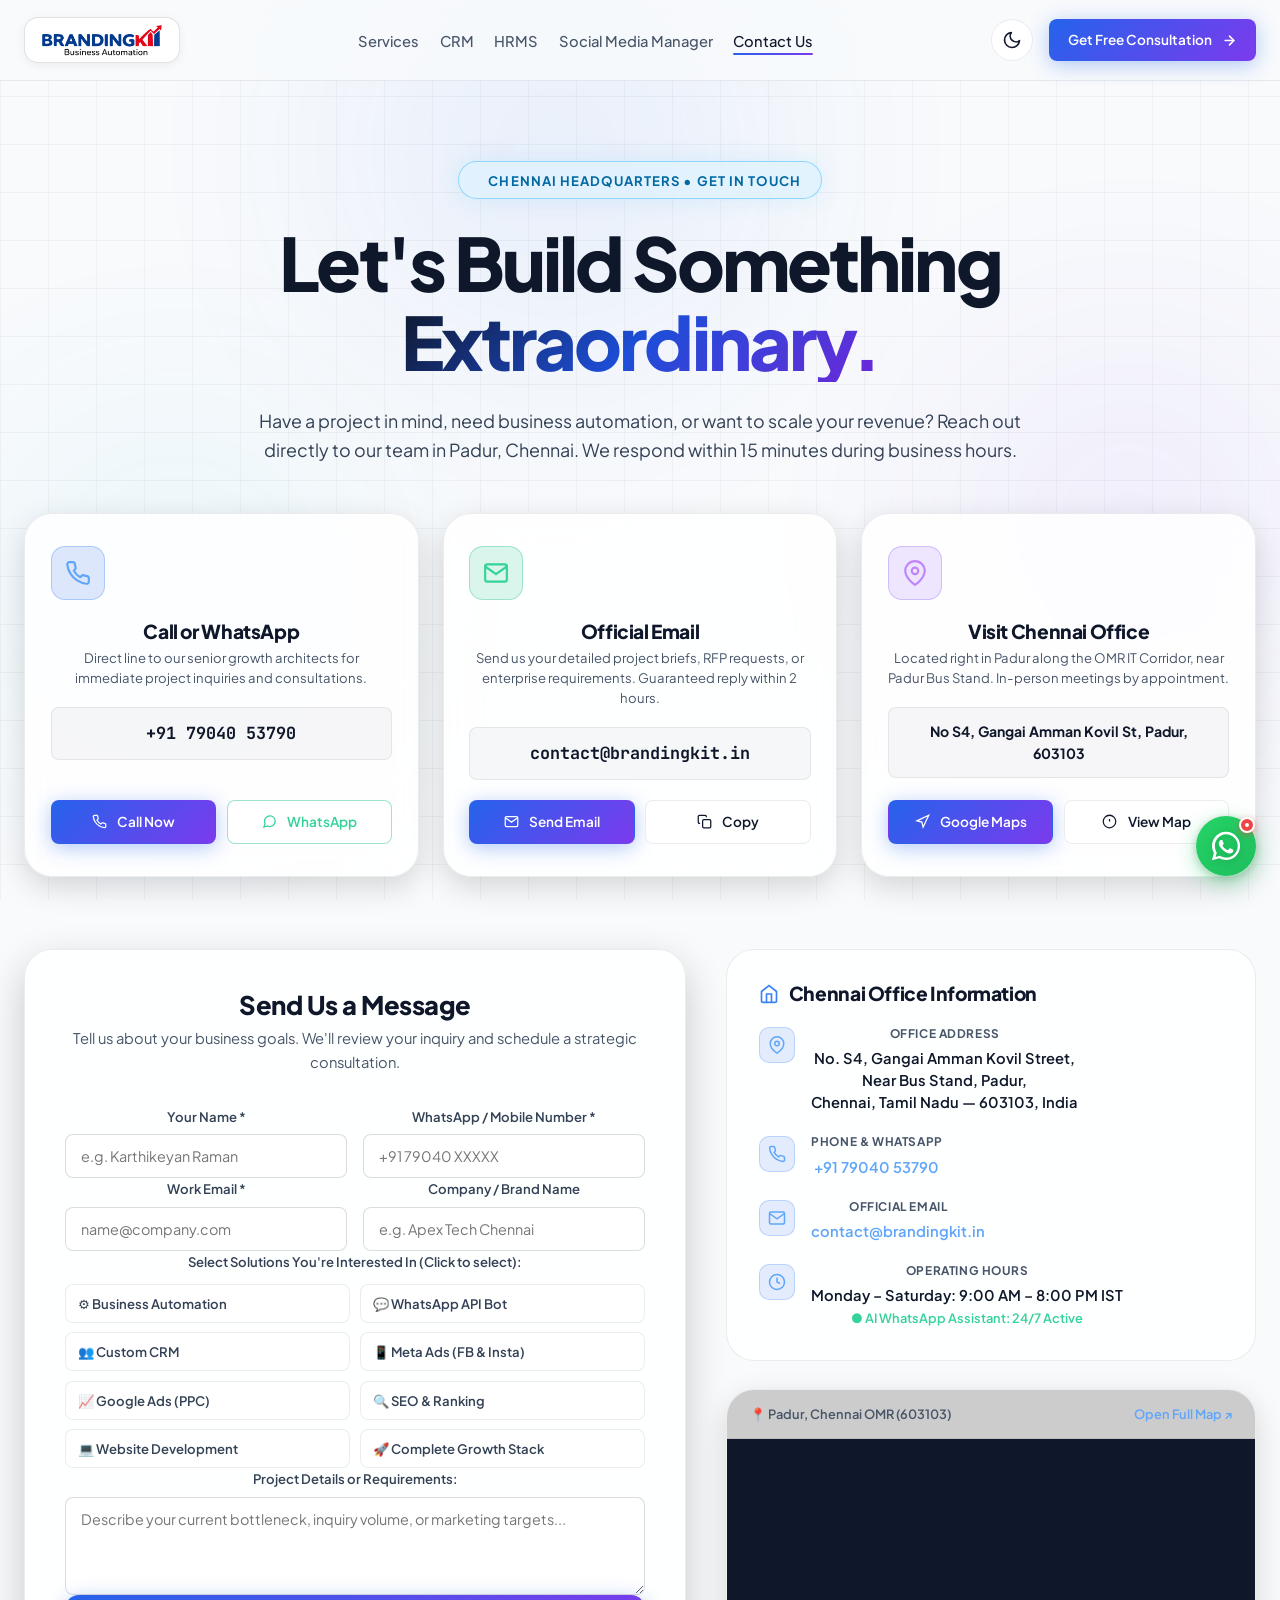
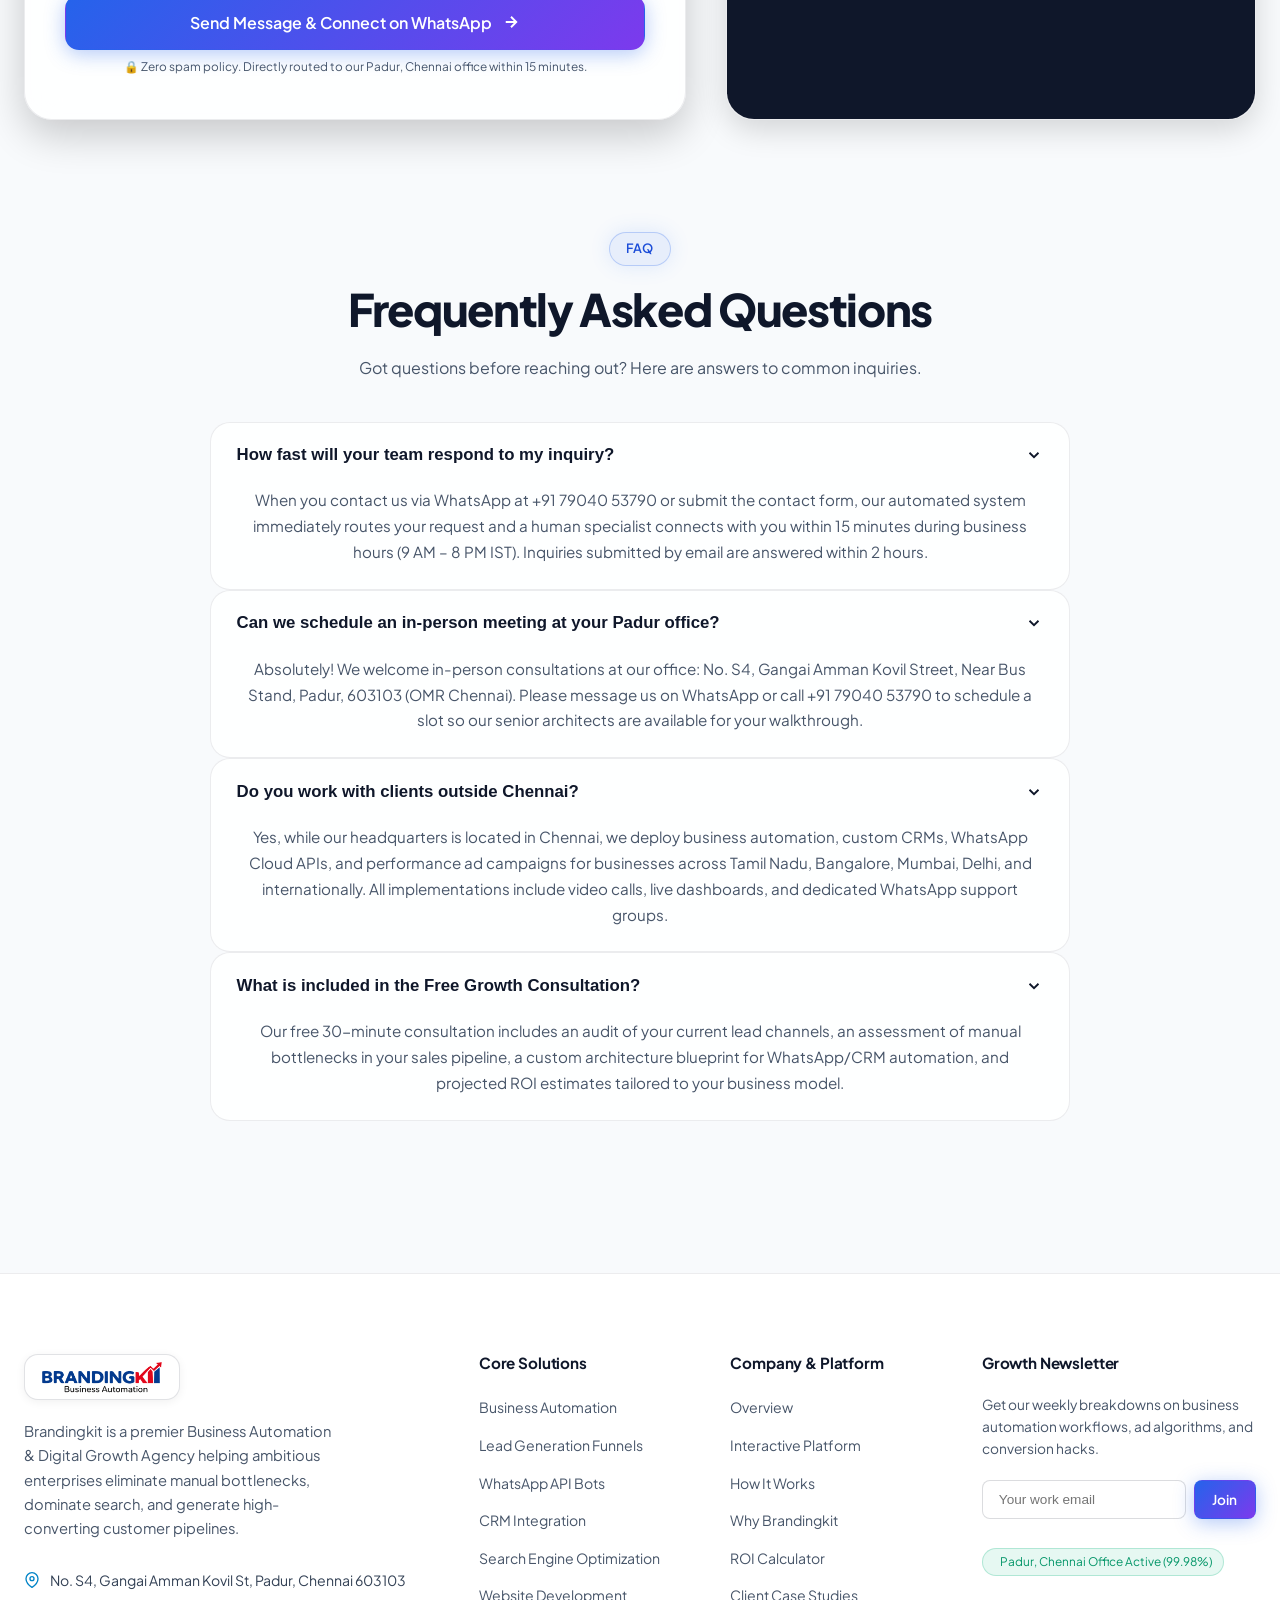
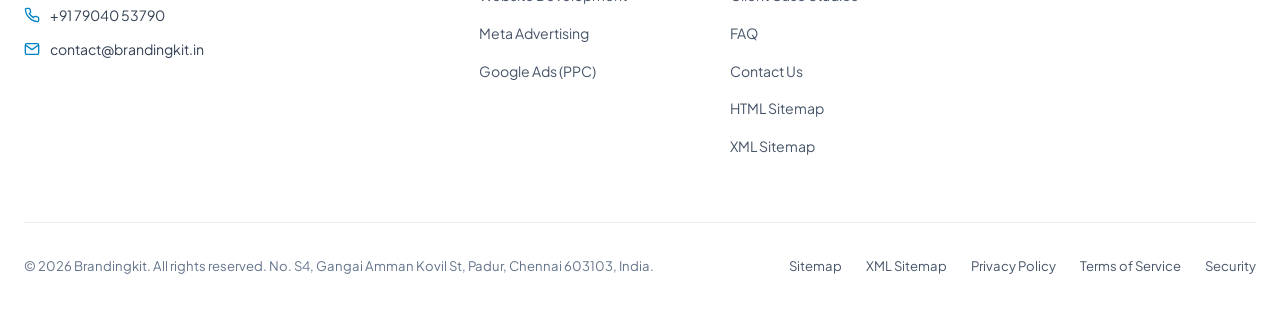
<file: contact.html>
<!DOCTYPE html>
<html lang="en">
<head>
  <meta charset="UTF-8">
  <meta name="viewport" content="width=device-width, initial-scale=1.0">
  <title>Contact Us | Brandingkit — Business Automation & Digital Growth Agency Chennai</title>
  <meta name="description" content="Get in touch with Brandingkit in Padur, Chennai. Call +91 79040 53790 or email contact@brandingkit.in. Office: No. S4, Gangai Amman Kovil Street, Near Bus Stand, Padur, 603103.">
  <meta name="keywords" content="Contact Brandingkit, Chennai Business Automation Agency, Padur OMR, WhatsApp Automation Chennai, Meta Ads Agency Chennai, Google Ads Agency Chennai">
  <meta name="author" content="Brandingkit">
  <meta name="google-site-verification" content="zHo-VV4v49tZgZojgL3mVEB0UYHeB3BVc17jDKDsxTc" />
  <link rel="canonical" href="https://brandingkit.in/contact.html">
  <link rel="sitemap" type="application/xml" title="Sitemap" href="https://brandingkit.in/sitemap.xml">

  <!-- Open Graph / Social Media -->
  <meta property="og:type" content="website">
  <meta property="og:url" content="https://brandingkit.in/contact.html">
  <meta property="og:title" content="Contact Brandingkit — Business Automation & Growth Agency">
  <meta property="og:description" content="Reach our team in Padur, Chennai. Phone: +91 79040 53790 | Email: contact@brandingkit.in. Let's automate and scale your business.">
  <meta property="og:image" content="https://brandingkit.in/og-image.jpg">

  <!-- Google Fonts -->
  <link rel="preconnect" href="https://fonts.googleapis.com">
  <link rel="preconnect" href="https://fonts.gstatic.com" crossorigin>
  <link href="https://fonts.googleapis.com/css2?family=JetBrains+Mono:wght@400;600;700&family=Plus+Jakarta+Sans:wght@400;500;600;700;800;900&display=swap" rel="stylesheet">

  <!-- Stylesheet -->
  <link rel="stylesheet" href="styles.css?v=2">

  <!-- Structured Data (JSON-LD) for Local Business & Contact Info -->
  <script type="application/ld+json">
  {
    "@context": "https://schema.org",
    "@type": "LocalBusiness",
    "name": "Brandingkit",
    "image": "https://brandingkit.in/logo.png",
    "url": "https://brandingkit.in/",
    "telephone": "+91-7904053790",
    "email": "contact@brandingkit.in",
    "address": {
      "@type": "PostalAddress",
      "streetAddress": "No. S4, Gangai Amman Kovil Street, Near Bus Stand",
      "addressLocality": "Padur",
      "addressRegion": "Tamil Nadu",
      "postalCode": "603103",
      "addressCountry": "IN"
    },
    "geo": {
      "@type": "GeoCoordinates",
      "latitude": 12.8016,
      "longitude": 80.2248
    },
    "openingHoursSpecification": [
      {
        "@type": "OpeningHoursSpecification",
        "dayOfWeek": ["Monday", "Tuesday", "Wednesday", "Thursday", "Friday", "Saturday"],
        "opens": "09:00",
        "closes": "20:00"
      }
    ],
    "sameAs": [
      "https://brandingkit.in"
    ]
  }
  </script>

  <!-- Theme Initialization Script (Prevents FOUC) -->
  <script>
    (function() {
      const savedTheme = localStorage.getItem('theme');
      const systemDark = window.matchMedia('(prefers-color-scheme: dark)').matches;
      const theme = savedTheme ? savedTheme : (systemDark ? 'dark' : 'light');
      document.documentElement.setAttribute('data-theme', theme);
    })();
  </script>

  <!-- Meta Pixel Code -->
  <script>
    !function(f,b,e,v,n,t,s)
    {if(f.fbq)return;n=f.fbq=function(){n.callMethod?
    n.callMethod.apply(n,arguments):n.queue.push(arguments)};
    if(!f._fbq)f._fbq=n;n.push=n;n.loaded=!0;n.version='2.0';
    n.queue=[];t=b.createElement(e);t.async=!0;
    t.src=v;s=b.getElementsByTagName(e)[0];
    s.parentNode.insertBefore(t,s)}(window, document,'script',
    'https://connect.facebook.net/en_US/fbevents.js');
    fbq('init', '1079980248184208');
    fbq('track', 'PageView');
  </script>
  <noscript><img height="1" width="1" style="display:none"
  src="https://www.facebook.com/tr?id=1079980248184208&ev=PageView&noscript=1"
  /></noscript>
  <!-- End Meta Pixel Code -->
</head>
<body>

  <!-- Ambient Light Orbs -->
  <div class="bg-ambient-lights" aria-hidden="true">
    <div class="ambient-orb orb-1"></div>
    <div class="ambient-orb orb-2"></div>
    <div class="ambient-orb orb-3"></div>
  </div>

  <!-- Background Grid -->
  <div class="bg-grid-overlay" aria-hidden="true"></div>

  <!-- ==========================================================================
       SITE HEADER
       ========================================================================== -->
  <header class="site-header">
    <div class="container nav-container">
      <!-- Logo -->
      <a href="index.html" class="brand-logo" aria-label="Brandingkit Business Automation">
        <div class="logo-image-wrap">
          <img src="logo.png" alt="Brandingkit Business Automation" class="brand-logo-img">
        </div>
      </a>

      <!-- Desktop Navigation -->
      <nav aria-label="Main Navigation">
        <ul class="nav-links">
          <li class="nav-item"><a href="services.html">Services</a></li>
          <li class="nav-item"><a href="https://crmautomation.brandingkit.in/" target="_blank" rel="noopener">CRM</a></li>
          <li class="nav-item"><a href="https://hrmmangement.brandingkit.in/" target="_blank" rel="noopener">HRMS</a></li>
          <li class="nav-item"><a href="https://social.brandingkit.in/" target="_blank" rel="noopener">Social Media Manager</a></li>
          <li class="nav-item"><a href="contact.html" class="active">Contact Us</a></li>
        </ul>
      </nav>

      <!-- Nav Actions -->
      <div class="nav-actions">
        <!-- Theme Toggle Button -->
        <button class="theme-toggle-btn" id="themeToggleBtn" aria-label="Toggle Light / Dark Theme" title="Toggle Light / Dark Mode">
          <svg class="sun-icon" width="20" height="20" viewBox="0 0 24 24" fill="none" stroke="currentColor" stroke-width="2" stroke-linecap="round" stroke-linejoin="round">
            <circle cx="12" cy="12" r="5"></circle>
            <line x1="12" y1="1" x2="12" y2="3"></line>
            <line x1="12" y1="21" x2="12" y2="23"></line>
            <line x1="4.22" y1="4.22" x2="5.64" y2="5.64"></line>
            <line x1="18.36" y1="18.36" x2="19.78" y2="19.78"></line>
            <line x1="1" y1="12" x2="3" y2="12"></line>
            <line x1="21" y1="12" x2="23" y2="12"></line>
            <line x1="4.22" y1="19.78" x2="5.64" y2="18.36"></line>
            <line x1="18.36" y1="5.64" x2="19.78" y2="4.22"></line>
          </svg>
          <svg class="moon-icon" width="20" height="20" viewBox="0 0 24 24" fill="none" stroke="currentColor" stroke-width="2" stroke-linecap="round" stroke-linejoin="round">
            <path d="M21 12.79A9 9 0 1 1 11.21 3 7 7 0 0 0 21 12.79z"></path>
          </svg>
        </button>

        <a href="#consultation" class="btn btn-primary btn-sm open-consultation-btn">
          <span>Get Free Consultation</span>
          <svg width="15" height="15" viewBox="0 0 24 24" fill="none" stroke="currentColor" stroke-width="2.5" stroke-linecap="round" stroke-linejoin="round">
            <line x1="5" y1="12" x2="19" y2="12"></line>
            <polyline points="12 5 19 12 12 19"></polyline>
          </svg>
        </a>

        <!-- Mobile Drawer Toggle -->
        <button class="mobile-menu-toggle" aria-label="Open Navigation Menu" aria-expanded="false">
          <svg width="24" height="24" viewBox="0 0 24 24" fill="none" stroke="currentColor" stroke-width="2" stroke-linecap="round" stroke-linejoin="round">
            <line x1="3" y1="12" x2="21" y2="12"></line>
            <line x1="3" y1="6" x2="21" y2="6"></line>
            <line x1="3" y1="18" x2="21" y2="18"></line>
          </svg>
        </button>
      </div>
    </div>
  </header>

  <!-- Mobile Drawer Menu -->
  <div class="mobile-nav-drawer" aria-label="Mobile Navigation Drawer">
    <ul class="mobile-drawer-links">
      <li><a href="services.html">Services</a></li>
      <li><a href="https://crmautomation.brandingkit.in/" target="_blank" rel="noopener">CRM Automation</a></li>
      <li><a href="https://hrmmangement.brandingkit.in/" target="_blank" rel="noopener">HRMS Management</a></li>
      <li><a href="https://social.brandingkit.in/" target="_blank" rel="noopener">Social Media Manager</a></li>
      <li><a href="contact.html">Contact Us</a></li>
    </ul>
    <div>
      <button class="theme-toggle-btn mobile-theme-btn" aria-label="Toggle Light / Dark Theme">
        <svg class="sun-icon" width="20" height="20" viewBox="0 0 24 24" fill="none" stroke="currentColor" stroke-width="2" stroke-linecap="round" stroke-linejoin="round">
          <circle cx="12" cy="12" r="5"></circle>
          <line x1="12" y1="1" x2="12" y2="3"></line>
          <line x1="12" y1="21" x2="12" y2="23"></line>
          <line x1="4.22" y1="4.22" x2="5.64" y2="5.64"></line>
          <line x1="18.36" y1="18.36" x2="19.78" y2="19.78"></line>
          <line x1="1" y1="12" x2="3" y2="12"></line>
          <line x1="21" y1="12" x2="23" y2="12"></line>
          <line x1="4.22" y1="19.78" x2="5.64" y2="18.36"></line>
          <line x1="18.36" y1="5.64" x2="19.78" y2="4.22"></line>
        </svg>
        <svg class="moon-icon" width="20" height="20" viewBox="0 0 24 24" fill="none" stroke="currentColor" stroke-width="2" stroke-linecap="round" stroke-linejoin="round">
          <path d="M21 12.79A9 9 0 1 1 11.21 3 7 7 0 0 0 21 12.79z"></path>
        </svg>
        <span class="theme-toggle-text">Light Mode</span>
      </button>

      <a href="#consultation" class="btn btn-primary open-consultation-btn" style="width: 100%; margin-bottom: 1rem;">
        Get Free Consultation
      </a>
      <p style="font-size: 0.8rem; color: var(--text-muted); text-align: center;">
        📍 Padur, Chennai, Tamil Nadu, 603103 • brandingkit.in
      </p>
    </div>
  </div>

  <main>
    <!-- ==========================================================================
         CONTACT HERO SECTION
         ========================================================================== -->
    <section class="contact-hero">
      <div class="container">
        <div class="contact-hero-content">
          <div class="hero-badge-wrap">
            <div class="hero-badge">
              <span class="pulse-dot"></span>
              CHENNAI HEADQUARTERS • GET IN TOUCH
            </div>
          </div>

          <h1 class="hero-headline">
            Let's Build Something <span class="text-gradient">Extraordinary.</span>
          </h1>

          <p class="hero-subheadline">
            Have a project in mind, need business automation, or want to scale your revenue? Reach out directly to our team in Padur, Chennai. We respond within 15 minutes during business hours.
          </p>
        </div>

        <!-- 3 Primary Contact Channel Cards -->
        <div class="contact-channels-grid">
          
          <!-- Card 1: Phone & WhatsApp -->
          <div class="contact-channel-card">
            <div class="channel-icon-box icon-box-blue">
              <svg width="26" height="26" viewBox="0 0 24 24" fill="none" stroke="currentColor" stroke-width="2" stroke-linecap="round" stroke-linejoin="round">
                <path d="M22 16.92v3a2 2 0 0 1-2.18 2 19.79 19.79 0 0 1-8.63-3.07 19.5 19.5 0 0 1-6-6 19.79 19.79 0 0 1-3.07-8.67A2 2 0 0 1 4.11 2h3a2 2 0 0 1 2 1.72 12.84 12.84 0 0 0 .7 2.81 2 2 0 0 1-.45 2.11L8.09 9.91a16 16 0 0 0 6 6l1.27-1.27a2 2 0 0 1 2.11-.45 12.84 12.84 0 0 0 2.81.7A2 2 0 0 1 22 16.92z"/>
              </svg>
            </div>
            <h3 class="channel-title">Call or WhatsApp</h3>
            <p class="channel-subtitle">Direct line to our senior growth architects for immediate project inquiries and consultations.</p>
            <div class="channel-value-display">+91 79040 53790</div>
            <div class="channel-actions-row">
              <a href="tel:+917904053790" class="btn btn-primary btn-sm">
                <svg width="15" height="15" viewBox="0 0 24 24" fill="none" stroke="currentColor" stroke-width="2">
                  <path d="M22 16.92v3a2 2 0 0 1-2.18 2 19.79 19.79 0 0 1-8.63-3.07 19.5 19.5 0 0 1-6-6 19.79 19.79 0 0 1-3.07-8.67A2 2 0 0 1 4.11 2h3a2 2 0 0 1 2 1.72 12.84 12.84 0 0 0 .7 2.81 2 2 0 0 1-.45 2.11L8.09 9.91a16 16 0 0 0 6 6l1.27-1.27a2 2 0 0 1 2.11-.45 12.84 12.84 0 0 0 2.81.7A2 2 0 0 1 22 16.92z"/>
                </svg>
                <span>Call Now</span>
              </a>
              <a href="https://wa.me/917904053790?text=Hi%20Brandingkit%20team%2C%20I%20am%20interested%20in%20business%20automation%20and%20growth%20solutions." target="_blank" rel="noopener" class="btn btn-secondary btn-sm" style="color: #34d399; border-color: rgba(16, 185, 129, 0.4);">
                <svg width="15" height="15" viewBox="0 0 24 24" fill="none" stroke="currentColor" stroke-width="2">
                  <path d="M21 11.5a8.38 8.38 0 0 1-.9 3.8 8.5 8.5 0 0 1-7.6 4.7 8.38 8.38 0 0 1-3.8-.9L3 21l1.9-5.7a8.38 8.38 0 0 1-.9-3.8 8.5 8.5 0 0 1 4.7-7.6 8.38 8.38 0 0 1 3.8-.9h.5a8.48 8.48 0 0 1 8 8v.5z"/>
                </svg>
                <span>WhatsApp</span>
              </a>
            </div>
          </div>

          <!-- Card 2: Official Email -->
          <div class="contact-channel-card">
            <div class="channel-icon-box icon-box-green">
              <svg width="26" height="26" viewBox="0 0 24 24" fill="none" stroke="currentColor" stroke-width="2" stroke-linecap="round" stroke-linejoin="round">
                <path d="M4 4h16c1.1 0 2 .9 2 2v12c0 1.1-.9 2-2 2H4c-1.1 0-2-.9-2-2V6c0-1.1.9-2 2-2z"/>
                <polyline points="22,6 12,13 2,6"/>
              </svg>
            </div>
            <h3 class="channel-title">Official Email</h3>
            <p class="channel-subtitle">Send us your detailed project briefs, RFP requests, or enterprise requirements. Guaranteed reply within 2 hours.</p>
            <div class="channel-value-display">contact@brandingkit.in</div>
            <div class="channel-actions-row">
              <a href="mailto:contact@brandingkit.in" class="btn btn-primary btn-sm">
                <svg width="15" height="15" viewBox="0 0 24 24" fill="none" stroke="currentColor" stroke-width="2">
                  <path d="M4 4h16c1.1 0 2 .9 2 2v12c0 1.1-.9 2-2 2H4c-1.1 0-2-.9-2-2V6c0-1.1.9-2 2-2z"/>
                  <polyline points="22,6 12,13 2,6"/>
                </svg>
                <span>Send Email</span>
              </a>
              <button class="btn btn-secondary btn-sm" id="copyEmailBtn" type="button">
                <svg width="15" height="15" viewBox="0 0 24 24" fill="none" stroke="currentColor" stroke-width="2">
                  <rect x="9" y="9" width="13" height="13" rx="2" ry="2"></rect>
                  <path d="M5 15H4a2 2 0 0 1-2-2V4a2 2 0 0 1 2-2h9a2 2 0 0 1 2 2v1"></path>
                </svg>
                <span>Copy</span>
              </button>
            </div>
          </div>

          <!-- Card 3: Chennai Office Address -->
          <div class="contact-channel-card">
            <div class="channel-icon-box icon-box-purple">
              <svg width="26" height="26" viewBox="0 0 24 24" fill="none" stroke="currentColor" stroke-width="2" stroke-linecap="round" stroke-linejoin="round">
                <path d="M21 10c0 7-9 13-9 13s-9-6-9-13a9 9 0 0 1 18 0z"/>
                <circle cx="12" cy="10" r="3"/>
              </svg>
            </div>
            <h3 class="channel-title">Visit Chennai Office</h3>
            <p class="channel-subtitle">Located right in Padur along the OMR IT Corridor, near Padur Bus Stand. In-person meetings by appointment.</p>
            <div class="channel-value-display" style="font-size: 0.88rem; font-family: inherit;">
              No S4, Gangai Amman Kovil St, Padur, 603103
            </div>
            <div class="channel-actions-row">
              <a href="https://www.google.com/maps/search/?api=1&query=Gangai+Amman+Kovil+Street+Padur+Tamil+Nadu+603103" target="_blank" rel="noopener" class="btn btn-primary btn-sm">
                <svg width="15" height="15" viewBox="0 0 24 24" fill="none" stroke="currentColor" stroke-width="2">
                  <polygon points="3 11 22 2 13 21 11 13 3 11"/>
                </svg>
                <span>Google Maps</span>
              </a>
              <a href="#mapSection" class="btn btn-secondary btn-sm">
                <svg width="15" height="15" viewBox="0 0 24 24" fill="none" stroke="currentColor" stroke-width="2">
                  <circle cx="12" cy="12" r="10"/>
                  <line x1="12" y1="8" x2="12" y2="12"/>
                  <line x1="12" y1="16" x2="12.01" y2="16"/>
                </svg>
                <span>View Map</span>
              </a>
            </div>
          </div>

        </div>

        <!-- ====================================================================
             MAIN SPLIT: INQUIRY FORM + OFFICE DETAILS & MAP
             ==================================================================== -->
        <div class="contact-main-grid" id="inquiryFormSection">
          
          <!-- Left: Comprehensive Inquiry Form -->
          <div class="contact-form-card">
            <div class="contact-form-header">
              <h3>Send Us a Message</h3>
              <p>Tell us about your business goals. We'll review your inquiry and schedule a strategic consultation.</p>
            </div>

            <form id="contactPageForm">
              
              <div class="form-group-row">
                <div class="form-field">
                  <label for="contactName">Your Name *</label>
                  <input type="text" id="contactName" placeholder="e.g. Karthikeyan Raman" required>
                </div>
                <div class="form-field">
                  <label for="contactPhone">WhatsApp / Mobile Number *</label>
                  <input type="tel" id="contactPhone" placeholder="+91 79040 XXXXX" required>
                </div>
              </div>

              <div class="form-group-row">
                <div class="form-field">
                  <label for="contactEmail">Work Email *</label>
                  <input type="email" id="contactEmail" placeholder="name@company.com" required>
                </div>
                <div class="form-field">
                  <label for="contactCompany">Company / Brand Name</label>
                  <input type="text" id="contactCompany" placeholder="e.g. Apex Tech Chennai">
                </div>
              </div>

              <div class="form-field">
                <label>Select Solutions You're Interested In (Click to select):</label>
                <div class="service-selector-checkboxes">
                  <label class="custom-checkbox-pill">
                    <input type="checkbox" name="services" value="Business Automation">
                    <span>⚙️ Business Automation</span>
                  </label>
                  <label class="custom-checkbox-pill">
                    <input type="checkbox" name="services" value="WhatsApp Automation">
                    <span>💬 WhatsApp API Bot</span>
                  </label>
                  <label class="custom-checkbox-pill">
                    <input type="checkbox" name="services" value="CRM Integration">
                    <span>👥 Custom CRM</span>
                  </label>
                  <label class="custom-checkbox-pill">
                    <input type="checkbox" name="services" value="Meta Ads">
                    <span>📱 Meta Ads (FB & Insta)</span>
                  </label>
                  <label class="custom-checkbox-pill">
                    <input type="checkbox" name="services" value="Google Ads">
                    <span>📈 Google Ads (PPC)</span>
                  </label>
                  <label class="custom-checkbox-pill">
                    <input type="checkbox" name="services" value="SEO & Organic Growth">
                    <span>🔍 SEO & Ranking</span>
                  </label>
                  <label class="custom-checkbox-pill">
                    <input type="checkbox" name="services" value="Website Development">
                    <span>💻 Website Development</span>
                  </label>
                  <label class="custom-checkbox-pill">
                    <input type="checkbox" name="services" value="Full Growth Stack">
                    <span>🚀 Complete Growth Stack</span>
                  </label>
                </div>
              </div>

              <div class="form-field">
                <label for="contactMessage">Project Details or Requirements:</label>
                <textarea id="contactMessage" rows="4" placeholder="Describe your current bottleneck, inquiry volume, or marketing targets..."></textarea>
              </div>

              <button type="submit" class="btn btn-primary" style="width: 100%; padding: 1rem; font-size: 1rem;">
                <span>Send Message & Connect on WhatsApp</span>
                <svg width="18" height="18" viewBox="0 0 24 24" fill="none" stroke="currentColor" stroke-width="2.5">
                  <line x1="5" y1="12" x2="19" y2="12"></line>
                  <polyline points="12 5 19 12 12 19"></polyline>
                </svg>
              </button>

              <p style="font-size: 0.74rem; color: var(--text-muted); text-align: center; margin-top: 0.5rem;">
                🔒 Zero spam policy. Directly routed to our Padur, Chennai office within 15 minutes.
              </p>

            </form>
          </div>

          <!-- Right: Office Details, Operating Hours & Interactive Map -->
          <div class="contact-side-column" id="mapSection">
            
            <!-- Office Details Card -->
            <div class="office-info-card">
              <h4>
                <svg width="20" height="20" viewBox="0 0 24 24" fill="none" stroke="#3b82f6" stroke-width="2">
                  <path d="M3 9l9-7 9 7v11a2 2 0 0 1-2 2H5a2 2 0 0 1-2-2z"/>
                  <polyline points="9 22 9 12 15 12 15 22"/>
                </svg>
                <span>Chennai Office Information</span>
              </h4>

              <div class="office-details-list">
                
                <div class="office-detail-row">
                  <div class="detail-icon-wrap">
                    <svg width="18" height="18" viewBox="0 0 24 24" fill="none" stroke="currentColor" stroke-width="2">
                      <path d="M21 10c0 7-9 13-9 13s-9-6-9-13a9 9 0 0 1 18 0z"/>
                      <circle cx="12" cy="10" r="3"/>
                    </svg>
                  </div>
                  <div class="detail-text">
                    <span class="detail-label">Office Address</span>
                    <span class="detail-val">
                      No. S4, Gangai Amman Kovil Street,<br>
                      Near Bus Stand, Padur,<br>
                      Chennai, Tamil Nadu — 603103, India
                    </span>
                  </div>
                </div>

                <div class="office-detail-row">
                  <div class="detail-icon-wrap">
                    <svg width="18" height="18" viewBox="0 0 24 24" fill="none" stroke="currentColor" stroke-width="2">
                      <path d="M22 16.92v3a2 2 0 0 1-2.18 2 19.79 19.79 0 0 1-8.63-3.07 19.5 19.5 0 0 1-6-6 19.79 19.79 0 0 1-3.07-8.67A2 2 0 0 1 4.11 2h3a2 2 0 0 1 2 1.72 12.84 12.84 0 0 0 .7 2.81 2 2 0 0 1-.45 2.11L8.09 9.91a16 16 0 0 0 6 6l1.27-1.27a2 2 0 0 1 2.11-.45 12.84 12.84 0 0 0 2.81.7A2 2 0 0 1 22 16.92z"/>
                    </svg>
                  </div>
                  <div class="detail-text">
                    <span class="detail-label">Phone & WhatsApp</span>
                    <span class="detail-val">
                      <a href="tel:+917904053790">+91 79040 53790</a>
                    </span>
                  </div>
                </div>

                <div class="office-detail-row">
                  <div class="detail-icon-wrap">
                    <svg width="18" height="18" viewBox="0 0 24 24" fill="none" stroke="currentColor" stroke-width="2">
                      <path d="M4 4h16c1.1 0 2 .9 2 2v12c0 1.1-.9 2-2 2H4c-1.1 0-2-.9-2-2V6c0-1.1.9-2 2-2z"/>
                      <polyline points="22,6 12,13 2,6"/>
                    </svg>
                  </div>
                  <div class="detail-text">
                    <span class="detail-label">Official Email</span>
                    <span class="detail-val">
                      <a href="mailto:contact@brandingkit.in">contact@brandingkit.in</a>
                    </span>
                  </div>
                </div>

                <div class="office-detail-row">
                  <div class="detail-icon-wrap">
                    <svg width="18" height="18" viewBox="0 0 24 24" fill="none" stroke="currentColor" stroke-width="2">
                      <circle cx="12" cy="12" r="10"/>
                      <polyline points="12 6 12 12 16 14"/>
                    </svg>
                  </div>
                  <div class="detail-text">
                    <span class="detail-label">Operating Hours</span>
                    <span class="detail-val">
                      Monday – Saturday: 9:00 AM – 8:00 PM IST<br>
                      <span style="font-size: 0.8rem; color: #34d399;">● AI WhatsApp Assistant: 24/7 Active</span>
                    </span>
                  </div>
                </div>

              </div>
            </div>

            <!-- Google Map Embed Card -->
            <div class="map-embed-card">
              <div class="map-header-bar">
                <span>📍 Padur, Chennai OMR (603103)</span>
                <a href="https://www.google.com/maps/search/?api=1&query=Gangai+Amman+Kovil+Street+Padur+Tamil+Nadu+603103" target="_blank" rel="noopener" style="color: #60a5fa; text-decoration: none;">
                  Open Full Map ↗
                </a>
              </div>
              <div class="map-iframe-box">
                <iframe 
                  title="Brandingkit Office Location in Padur, Chennai"
                  src="https://www.google.com/maps/embed?pb=!1m18!1m12!1m3!1d15560.84478142805!2d80.2166667!3d12.8016667!2m3!1f0!2f0!3f0!3m2!1i1024!2i768!4f13.1!3m3!1m2!1s0x3a525af1cb61d9a5%3A0xa196f7ff4c7b80a4!2sPadur%2C%20Tamil%20Nadu%20603103!5e0!3m2!1sen!2sin!4v1700000000000!5m2!1sen!2sin" 
                  loading="lazy" 
                  referrerpolicy="no-referrer-when-downgrade"
                  allowfullscreen>
                </iframe>
              </div>
            </div>

          </div>

        </div>

        <!-- ====================================================================
             QUICK CONTACT FAQ SECTION
             ==================================================================== -->
        <div class="faq-section" style="padding-top: 2rem;">
          <div class="section-badge-wrap">
            <div class="section-badge">FAQ</div>
          </div>
          <h2 class="section-title">Frequently Asked Questions</h2>
          <p class="section-desc">Got questions before reaching out? Here are answers to common inquiries.</p>

          <div class="faq-accordion-list" style="max-width: 860px; margin: 2.5rem auto 0;">
            
            <div class="faq-item">
              <button class="faq-question-btn" aria-expanded="false">
                <span>How fast will your team respond to my inquiry?</span>
                <svg class="faq-chevron" width="18" height="18" viewBox="0 0 24 24" fill="none" stroke="currentColor" stroke-width="2.5">
                  <polyline points="6 9 12 15 18 9"/>
                </svg>
              </button>
              <div class="faq-answer-panel">
                <p>When you contact us via WhatsApp at +91 79040 53790 or submit the contact form, our automated system immediately routes your request and a human specialist connects with you within 15 minutes during business hours (9 AM – 8 PM IST). Inquiries submitted by email are answered within 2 hours.</p>
              </div>
            </div>

            <div class="faq-item">
              <button class="faq-question-btn" aria-expanded="false">
                <span>Can we schedule an in-person meeting at your Padur office?</span>
                <svg class="faq-chevron" width="18" height="18" viewBox="0 0 24 24" fill="none" stroke="currentColor" stroke-width="2.5">
                  <polyline points="6 9 12 15 18 9"/>
                </svg>
              </button>
              <div class="faq-answer-panel">
                <p>Absolutely! We welcome in-person consultations at our office: No. S4, Gangai Amman Kovil Street, Near Bus Stand, Padur, 603103 (OMR Chennai). Please message us on WhatsApp or call +91 79040 53790 to schedule a slot so our senior architects are available for your walkthrough.</p>
              </div>
            </div>

            <div class="faq-item">
              <button class="faq-question-btn" aria-expanded="false">
                <span>Do you work with clients outside Chennai?</span>
                <svg class="faq-chevron" width="18" height="18" viewBox="0 0 24 24" fill="none" stroke="currentColor" stroke-width="2.5">
                  <polyline points="6 9 12 15 18 9"/>
                </svg>
              </button>
              <div class="faq-answer-panel">
                <p>Yes, while our headquarters is located in Chennai, we deploy business automation, custom CRMs, WhatsApp Cloud APIs, and performance ad campaigns for businesses across Tamil Nadu, Bangalore, Mumbai, Delhi, and internationally. All implementations include video calls, live dashboards, and dedicated WhatsApp support groups.</p>
              </div>
            </div>

            <div class="faq-item">
              <button class="faq-question-btn" aria-expanded="false">
                <span>What is included in the Free Growth Consultation?</span>
                <svg class="faq-chevron" width="18" height="18" viewBox="0 0 24 24" fill="none" stroke="currentColor" stroke-width="2.5">
                  <polyline points="6 9 12 15 18 9"/>
                </svg>
              </button>
              <div class="faq-answer-panel">
                <p>Our free 30-minute consultation includes an audit of your current lead channels, an assessment of manual bottlenecks in your sales pipeline, a custom architecture blueprint for WhatsApp/CRM automation, and projected ROI estimates tailored to your business model.</p>
              </div>
            </div>

          </div>
        </div>

      </div>
    </section>
  </main>

  <!-- ==========================================================================
       SITE FOOTER
       ========================================================================== -->
  <footer class="site-footer">
    <div class="container">
      
      <div class="footer-top-grid">
        
        <!-- Brand Info -->
        <div class="footer-brand-col">
          <a href="index.html" class="brand-logo" aria-label="Brandingkit Business Automation">
            <div class="logo-image-wrap">
              <img src="logo.png" alt="Brandingkit Business Automation" class="brand-logo-img">
            </div>
          </a>
          <p>
            Brandingkit is a premier Business Automation & Digital Growth Agency helping ambitious enterprises eliminate manual bottlenecks, dominate search, and generate high-converting customer pipelines.
          </p>
          <div class="footer-contact-details">
            <div class="footer-contact-item">
              <svg viewBox="0 0 24 24" fill="none" stroke="currentColor" stroke-width="2">
                <path d="M21 10c0 7-9 13-9 13s-9-6-9-13a9 9 0 0 1 18 0z"/>
                <circle cx="12" cy="10" r="3"/>
              </svg>
              <span>No. S4, Gangai Amman Kovil St, Padur, Chennai 603103</span>
            </div>
            <div class="footer-contact-item">
              <svg viewBox="0 0 24 24" fill="none" stroke="currentColor" stroke-width="2">
                <path d="M22 16.92v3a2 2 0 0 1-2.18 2 19.79 19.79 0 0 1-8.63-3.07 19.5 19.5 0 0 1-6-6 19.79 19.79 0 0 1-3.07-8.67A2 2 0 0 1 4.11 2h3a2 2 0 0 1 2 1.72 12.84 12.84 0 0 0 .7 2.81 2 2 0 0 1-.45 2.11L8.09 9.91a16 16 0 0 0 6 6l1.27-1.27a2 2 0 0 1 2.11-.45 12.84 12.84 0 0 0 2.81.7A2 2 0 0 1 22 16.92z"/>
              </svg>
              <a href="tel:+917904053790" style="color: inherit; text-decoration: none;">+91 79040 53790</a>
            </div>
            <div class="footer-contact-item">
              <svg viewBox="0 0 24 24" fill="none" stroke="currentColor" stroke-width="2">
                <path d="M4 4h16c1.1 0 2 .9 2 2v12c0 1.1-.9 2-2 2H4c-1.1 0-2-.9-2-2V6c0-1.1.9-2 2-2z"/>
                <polyline points="22,6 12,13 2,6"/>
              </svg>
              <a href="mailto:contact@brandingkit.in" style="color: inherit; text-decoration: none;">contact@brandingkit.in</a>
            </div>
          </div>
        </div>

        <!-- Solutions Links -->
        <div class="footer-links-col">
          <h5>Core Solutions</h5>
          <ul class="footer-nav-list">
            <li><a href="index.html#services">Business Automation</a></li>
            <li><a href="index.html#services">Lead Generation Funnels</a></li>
            <li><a href="index.html#services">WhatsApp API Bots</a></li>
            <li><a href="index.html#services">CRM Integration</a></li>
            <li><a href="index.html#services">Search Engine Optimization</a></li>
            <li><a href="index.html#services">Website Development</a></li>
            <li><a href="index.html#services">Meta Advertising</a></li>
            <li><a href="index.html#services">Google Ads (PPC)</a></li>
          </ul>
        </div>

        <!-- Quick Navigation -->
        <div class="footer-links-col">
          <h5>Company & Platform</h5>
          <ul class="footer-nav-list">
            <li><a href="index.html#hero">Overview</a></li>
            <li><a href="index.html#platform">Interactive Platform</a></li>
            <li><a href="index.html#how-it-works">How It Works</a></li>
            <li><a href="index.html#why-us">Why Brandingkit</a></li>
            <li><a href="index.html#calculator">ROI Calculator</a></li>
            <li><a href="index.html#case-studies">Client Case Studies</a></li>
            <li><a href="index.html#faq">FAQ</a></li>
            <li><a href="contact.html">Contact Us</a></li>
            <li><a href="sitemap.html">HTML Sitemap</a></li>
            <li><a href="sitemap.xml" target="_blank">XML Sitemap</a></li>
          </ul>
        </div>

        <!-- Newsletter & Updates -->
        <div class="footer-newsletter-col">
          <h5>Growth Newsletter</h5>
          <p>Get our weekly breakdowns on business automation workflows, ad algorithms, and conversion hacks.</p>
          <form class="newsletter-form" onsubmit="event.preventDefault(); alert('Subscribed to Brandingkit Growth Insights!');">
            <input type="email" placeholder="Your work email" class="newsletter-input" required>
            <button type="submit" class="btn btn-primary btn-sm">Join</button>
          </form>
          <div style="margin-top: 1.5rem;">
            <span class="footer-status-pill">
              <span class="live-dot"></span>
              <span>Padur, Chennai Office Active (99.98%)</span>
            </span>
          </div>
        </div>

      </div>

      <!-- Footer Bottom -->
      <div class="footer-bottom-bar">
        <div>
          © 2026 Brandingkit. All rights reserved. No. S4, Gangai Amman Kovil St, Padur, Chennai 603103, India.
        </div>
        <div style="display: flex; gap: 1.5rem;">
          <a href="sitemap.html" style="color: var(--text-muted); text-decoration: none;">Sitemap</a>
          <a href="sitemap.xml" target="_blank" style="color: var(--text-muted); text-decoration: none;">XML Sitemap</a>
          <a href="#" style="color: var(--text-muted); text-decoration: none;">Privacy Policy</a>
          <a href="#" style="color: var(--text-muted); text-decoration: none;">Terms of Service</a>
          <a href="#" style="color: var(--text-muted); text-decoration: none;">Security</a>
        </div>
      </div>

    </div>
  </footer>

  <!-- ==========================================================================
       INTERACTIVE CONSULTATION MODAL
       ========================================================================== -->
  <div class="modal-overlay" id="consultationModal" role="dialog" aria-modal="true" aria-labelledby="modalTitle">
    <div class="modal-container">
      
      <div class="modal-header-bar">
        <div>
          <h3 id="modalTitle">Request Free Growth Consultation</h3>
          <p style="font-size: 0.78rem; color: var(--text-muted); margin-top: 0.2rem;">
            Direct consultation with a senior automation architect from Padur, Chennai HQ.
          </p>
        </div>
        <button class="modal-close-btn" aria-label="Close Modal">
          <svg width="20" height="20" viewBox="0 0 24 24" fill="none" stroke="currentColor" stroke-width="2.5">
            <line x1="18" y1="6" x2="6" y2="18"></line>
            <line x1="6" y1="6" x2="18" y2="18"></line>
          </svg>
        </button>
      </div>

      <form class="modal-body-form" id="consultationForm">
        
        <div class="form-group-row">
          <div class="form-field">
            <label for="consultName">Your Name *</label>
            <input type="text" id="consultName" placeholder="e.g. Karthik Raman" required>
          </div>
          <div class="form-field">
            <label for="consultPhone">WhatsApp / Mobile Number *</label>
            <input type="tel" id="consultPhone" placeholder="+91 79040 XXXXX" required>
          </div>
        </div>

        <div class="form-group-row">
          <div class="form-field">
            <label for="consultCompany">Company / Business Name *</label>
            <input type="text" id="consultCompany" placeholder="e.g. Apex Enterprises" required>
          </div>
          <div class="form-field">
            <label for="consultCity">City / Location</label>
            <input type="text" id="consultCity" placeholder="e.g. Chennai, Coimbatore, Bangalore" value="Chennai">
          </div>
        </div>

        <div class="form-field">
          <label>Select Solutions Needed (Click to toggle):</label>
          <div class="service-selector-checkboxes">
            <label class="custom-checkbox-pill">
              <input type="checkbox" name="services" value="Business Automation">
              <span>⚙️ Business Automation</span>
            </label>
            <label class="custom-checkbox-pill">
              <input type="checkbox" name="services" value="Lead Generation">
              <span>🎯 Lead Generation</span>
            </label>
            <label class="custom-checkbox-pill">
              <input type="checkbox" name="services" value="WhatsApp Automation">
              <span>💬 WhatsApp Automation</span>
            </label>
            <label class="custom-checkbox-pill">
              <input type="checkbox" name="services" value="CRM Integration">
              <span>👥 CRM Integration</span>
            </label>
            <label class="custom-checkbox-pill">
              <input type="checkbox" name="services" value="SEO">
              <span>🔍 SEO (Google Rank)</span>
            </label>
            <label class="custom-checkbox-pill">
              <input type="checkbox" name="services" value="Website Development">
              <span>💻 Website Development</span>
            </label>
            <label class="custom-checkbox-pill">
              <input type="checkbox" name="services" value="Meta Ads">
              <span>📱 Meta Ads (FB & Insta)</span>
            </label>
            <label class="custom-checkbox-pill">
              <input type="checkbox" name="services" value="Google Ads">
              <span>📈 Google Ads (PPC)</span>
            </label>
          </div>
        </div>

        <div class="form-field">
          <label for="consultMsg">Briefly describe your current business challenge or goals:</label>
          <textarea id="consultMsg" rows="3" placeholder="e.g. We get 100+ leads weekly but our team takes too long to follow up. We need WhatsApp automation and a modern website..."></textarea>
        </div>

        <button type="submit" class="btn btn-primary" style="width: 100%; padding: 0.95rem; font-size: 1rem;">
          <span>Submit Request & Connect on WhatsApp</span>
          <svg width="18" height="18" viewBox="0 0 24 24" fill="none" stroke="currentColor" stroke-width="2.5">
            <line x1="5" y1="12" x2="19" y2="12"></line>
            <polyline points="12 5 19 12 12 19"></polyline>
          </svg>
        </button>

        <p style="font-size: 0.72rem; color: var(--text-subtle); text-align: center;">
          🔒 Your details are 100% confidential. No spam, ever. Response guaranteed within 15 minutes during business hours.
        </p>

      </form>

    </div>
  </div>

  <!-- Toast Notification -->
  <div class="toast-notice" id="toastNotice" role="alert">
    <svg width="22" height="22" viewBox="0 0 24 24" fill="none" stroke="#10b981" stroke-width="2.5">
      <path d="M22 11.08V12a10 10 0 1 1-5.93-9.14"></path>
      <polyline points="22 4 12 14.01 9 11.01"></polyline>
    </svg>
    <span class="toast-msg">Thank you! Your request has been dispatched to our Chennai team.</span>
  </div>

  <!-- Floating WhatsApp Quick Connect Button (AiSensy Style - Bottom Right Corner) -->
  <aside class="whatsapp-float-widget" aria-label="Direct WhatsApp Contact">
    <a href="https://wa.me/917904053790?text=Hi%20Brandingkit%20team%2C%20I%20would%20like%20to%20inquire%20about%20your%20business%20automation%20and%20growth%20services."
       id="whatsappFloatBtn"
       class="whatsapp-float-btn"
       target="_blank"
       rel="noopener noreferrer"
       aria-label="Chat on WhatsApp with Brandingkit (+91 79040 53790)"
       title="Chat with us on WhatsApp (+91 79040 53790)">
      
      <!-- Red notification unread badge dot with white center (AiSensy style) -->
      <span class="wa-unread-badge" aria-hidden="true">
        <span class="wa-unread-dot"></span>
      </span>

      <!-- Official WhatsApp SVG Icon -->
      <svg class="wa-icon" viewBox="0 0 24 24" width="34" height="34" fill="#ffffff" aria-hidden="true">
        <path fill-rule="evenodd" clip-rule="evenodd" d="M12.04 2C6.58 2 2.13 6.45 2.13 11.91C2.13 13.66 2.59 15.36 3.45 16.86L2.05 22L7.3 20.63C8.75 21.41 10.38 21.83 12.04 21.83C17.5 21.83 21.95 17.38 21.95 11.92C21.95 9.27 20.92 6.78 19.05 4.91C17.18 3.04 14.69 2 12.04 2ZM12.04 3.67C14.24 3.67 16.31 4.53 17.87 6.09C19.42 7.64 20.28 9.72 20.28 11.92C20.28 16.46 16.58 20.16 12.04 20.16C10.64 20.16 9.27 19.8 8.07 19.12L7.76 18.94L4.65 19.76L5.48 16.73L5.28 16.41C4.54 15.22 4.14 13.58 4.14 11.91C4.14 7.37 7.84 3.67 12.04 3.67ZM16.63 14.46C16.38 14.33 15.15 13.73 14.92 13.64C14.69 13.56 14.53 13.52 14.36 13.77C14.19 14.02 13.71 14.59 13.56 14.76C13.41 14.93 13.27 14.95 13.02 14.82C12.77 14.7 11.96 14.43 11 13.57C10.25 12.9 9.75 12.07 9.6 11.82C9.45 11.57 9.58 11.44 9.71 11.31C9.82 11.2 9.96 11.02 10.08 10.87C10.21 10.72 10.25 10.62 10.33 10.45C10.42 10.28 10.37 10.14 10.31 10.01C10.24 9.88 9.75 8.68 9.54 8.18C9.34 7.69 9.13 7.76 8.98 7.75C8.83 7.74 8.67 7.74 8.5 7.74C8.33 7.74 8.06 7.8 7.83 8.05C7.6 8.3 6.95 8.91 6.95 10.15C6.95 11.39 7.85 12.58 7.98 12.75C8.1 12.92 9.75 15.46 12.27 16.55C12.87 16.81 13.34 16.97 13.7 17.08C14.31 17.28 14.86 17.25 15.29 17.18C15.78 17.11 16.79 16.57 17 15.98C17.21 15.39 17.21 14.89 17.15 14.78C17.08 14.67 16.88 14.59 16.63 14.46Z"/>
      </svg>

      <!-- Tooltip -->
      <span class="wa-float-tooltip">
        <span class="wa-tooltip-title">Chat with us 👋</span>
        <span class="wa-tooltip-subtitle">Instant reply on WhatsApp (+91 79040 53790)</span>
      </span>
    </a>
  </aside>

  <!-- Scripts -->
  <script src="script.js?v=2"></script>
</body>
</html>
</file>
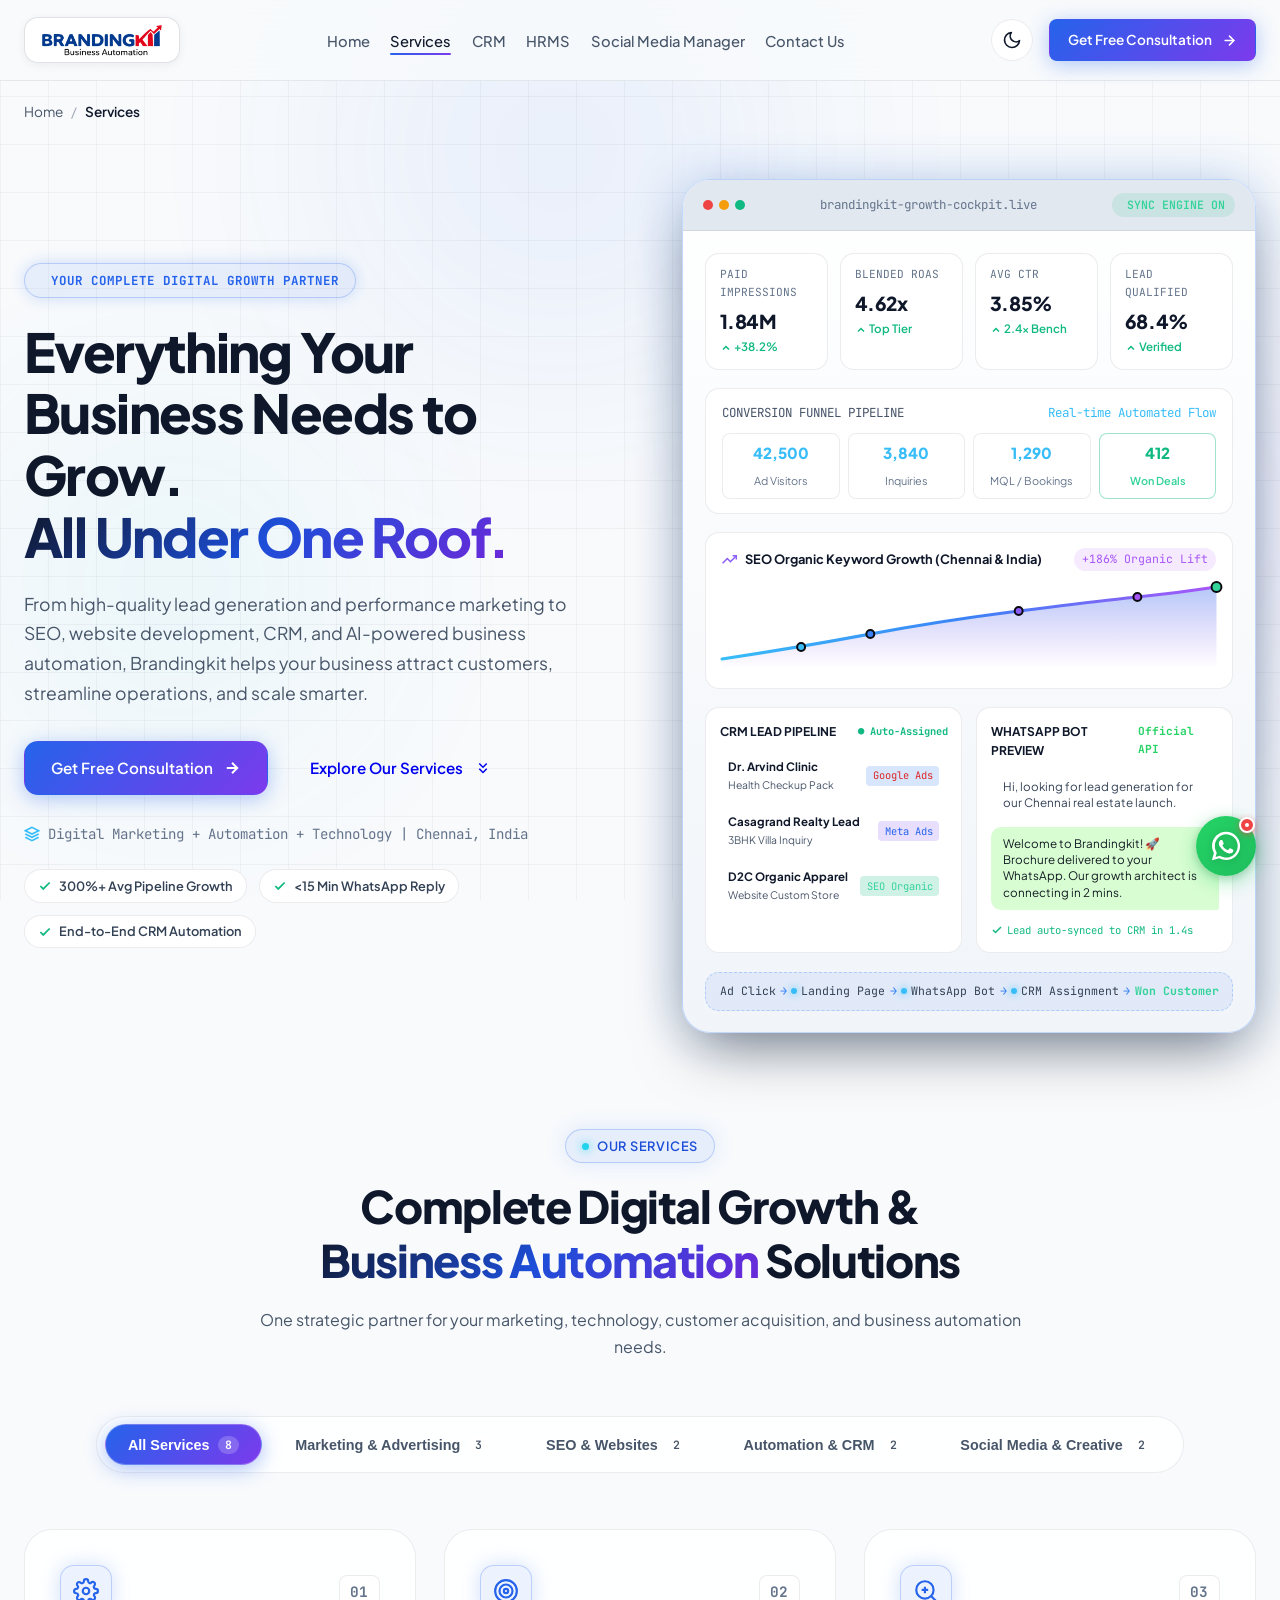
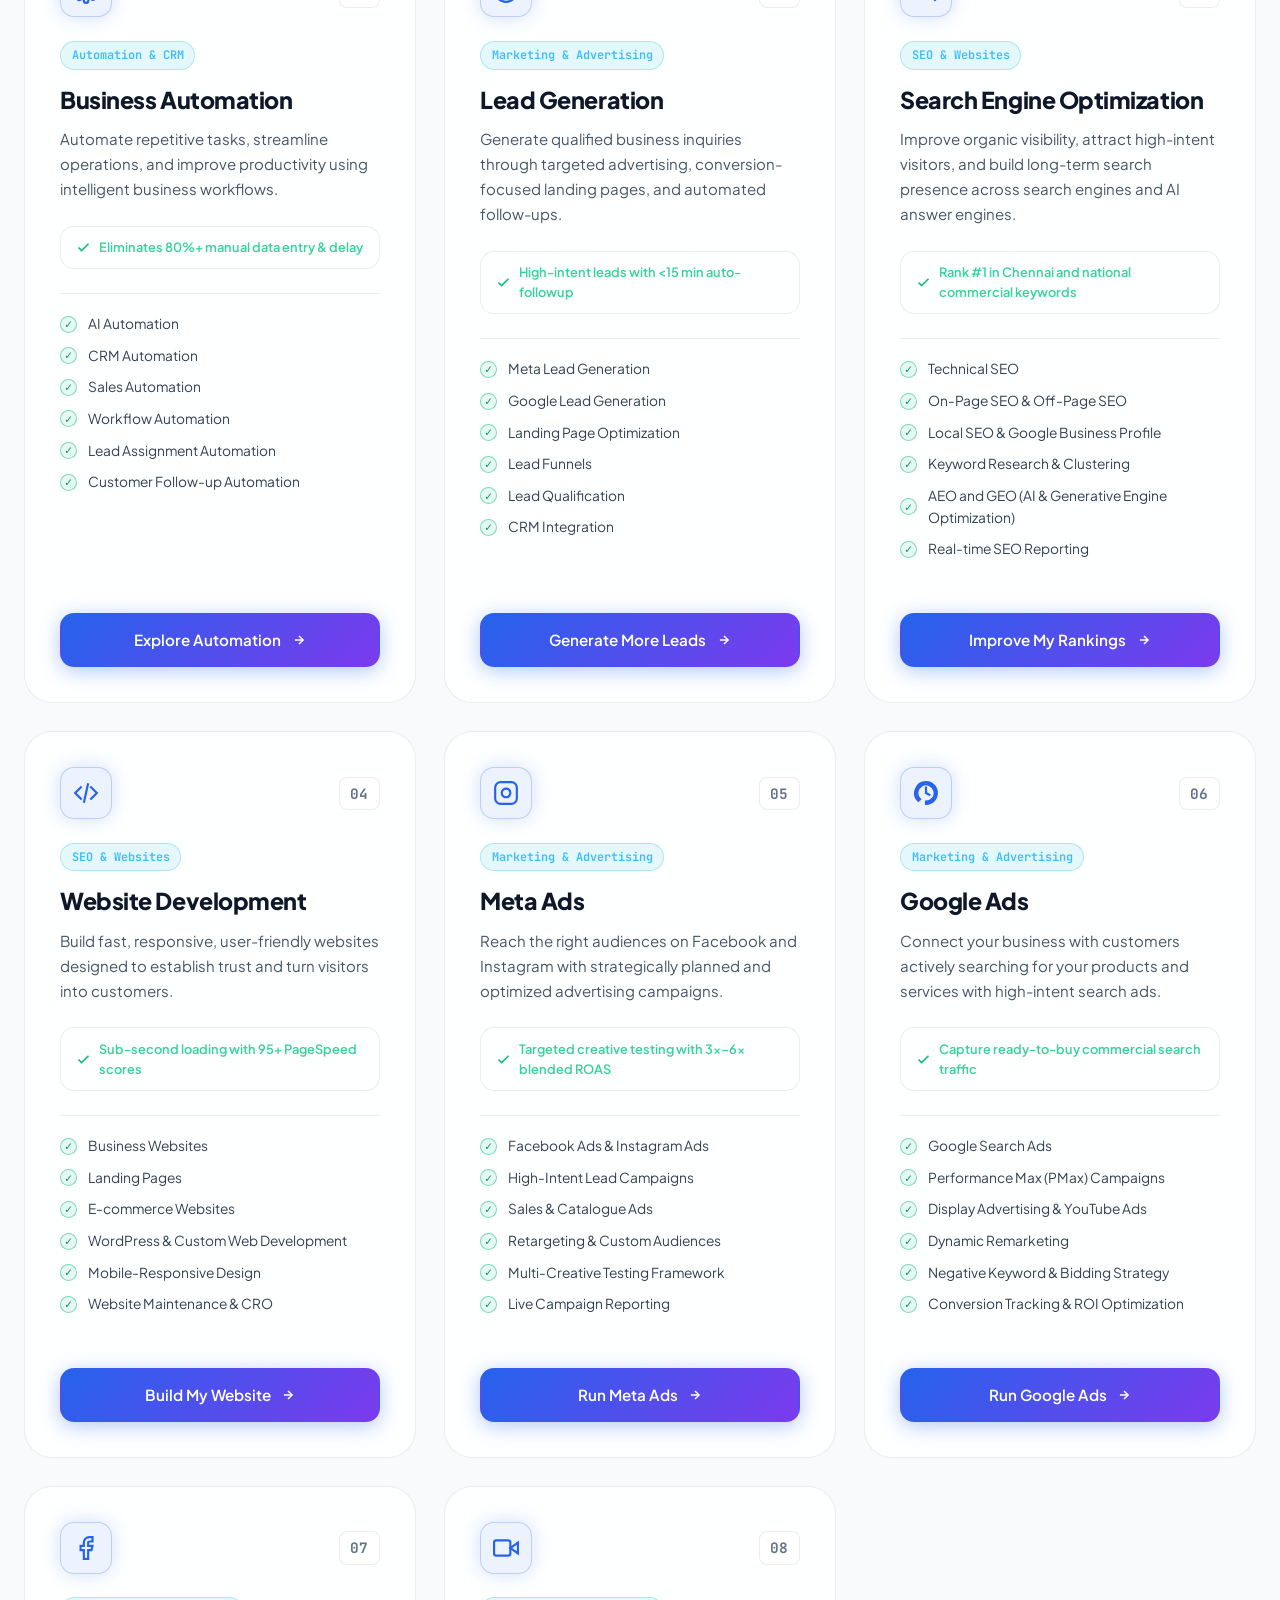
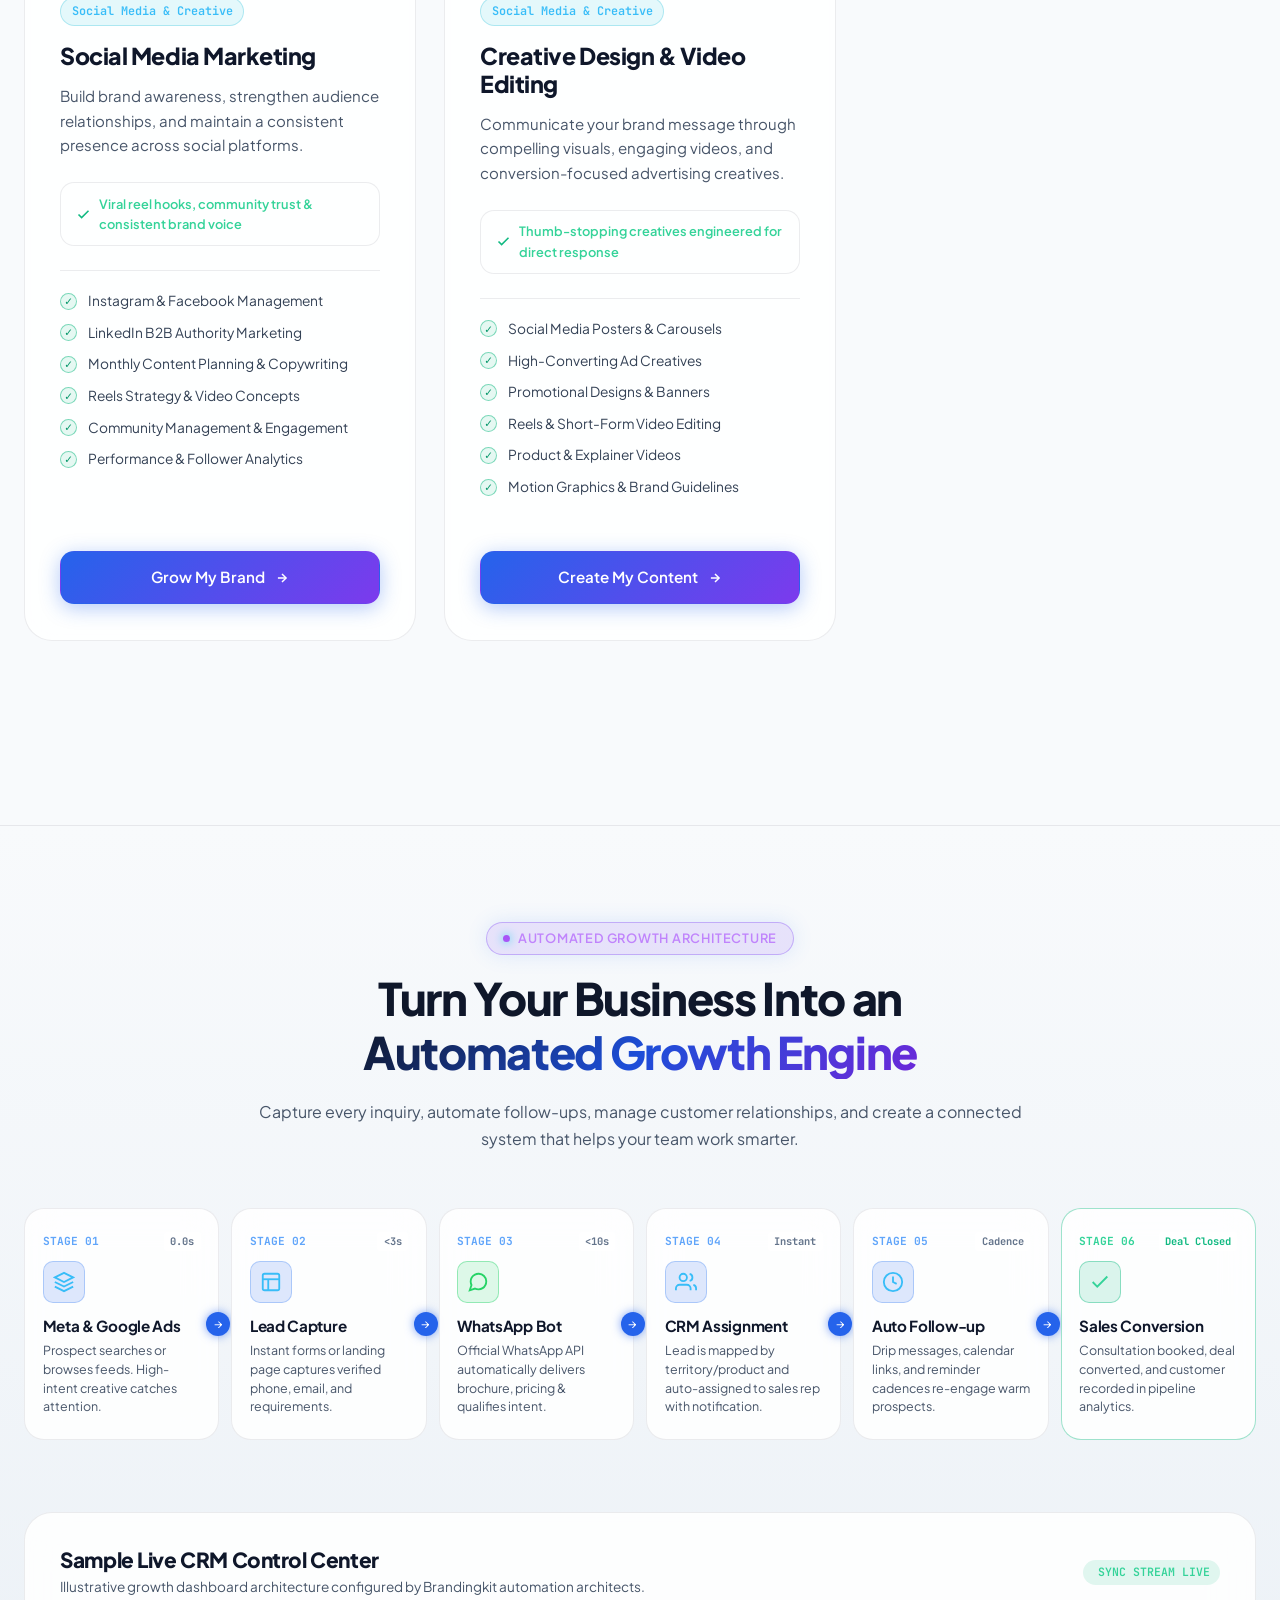
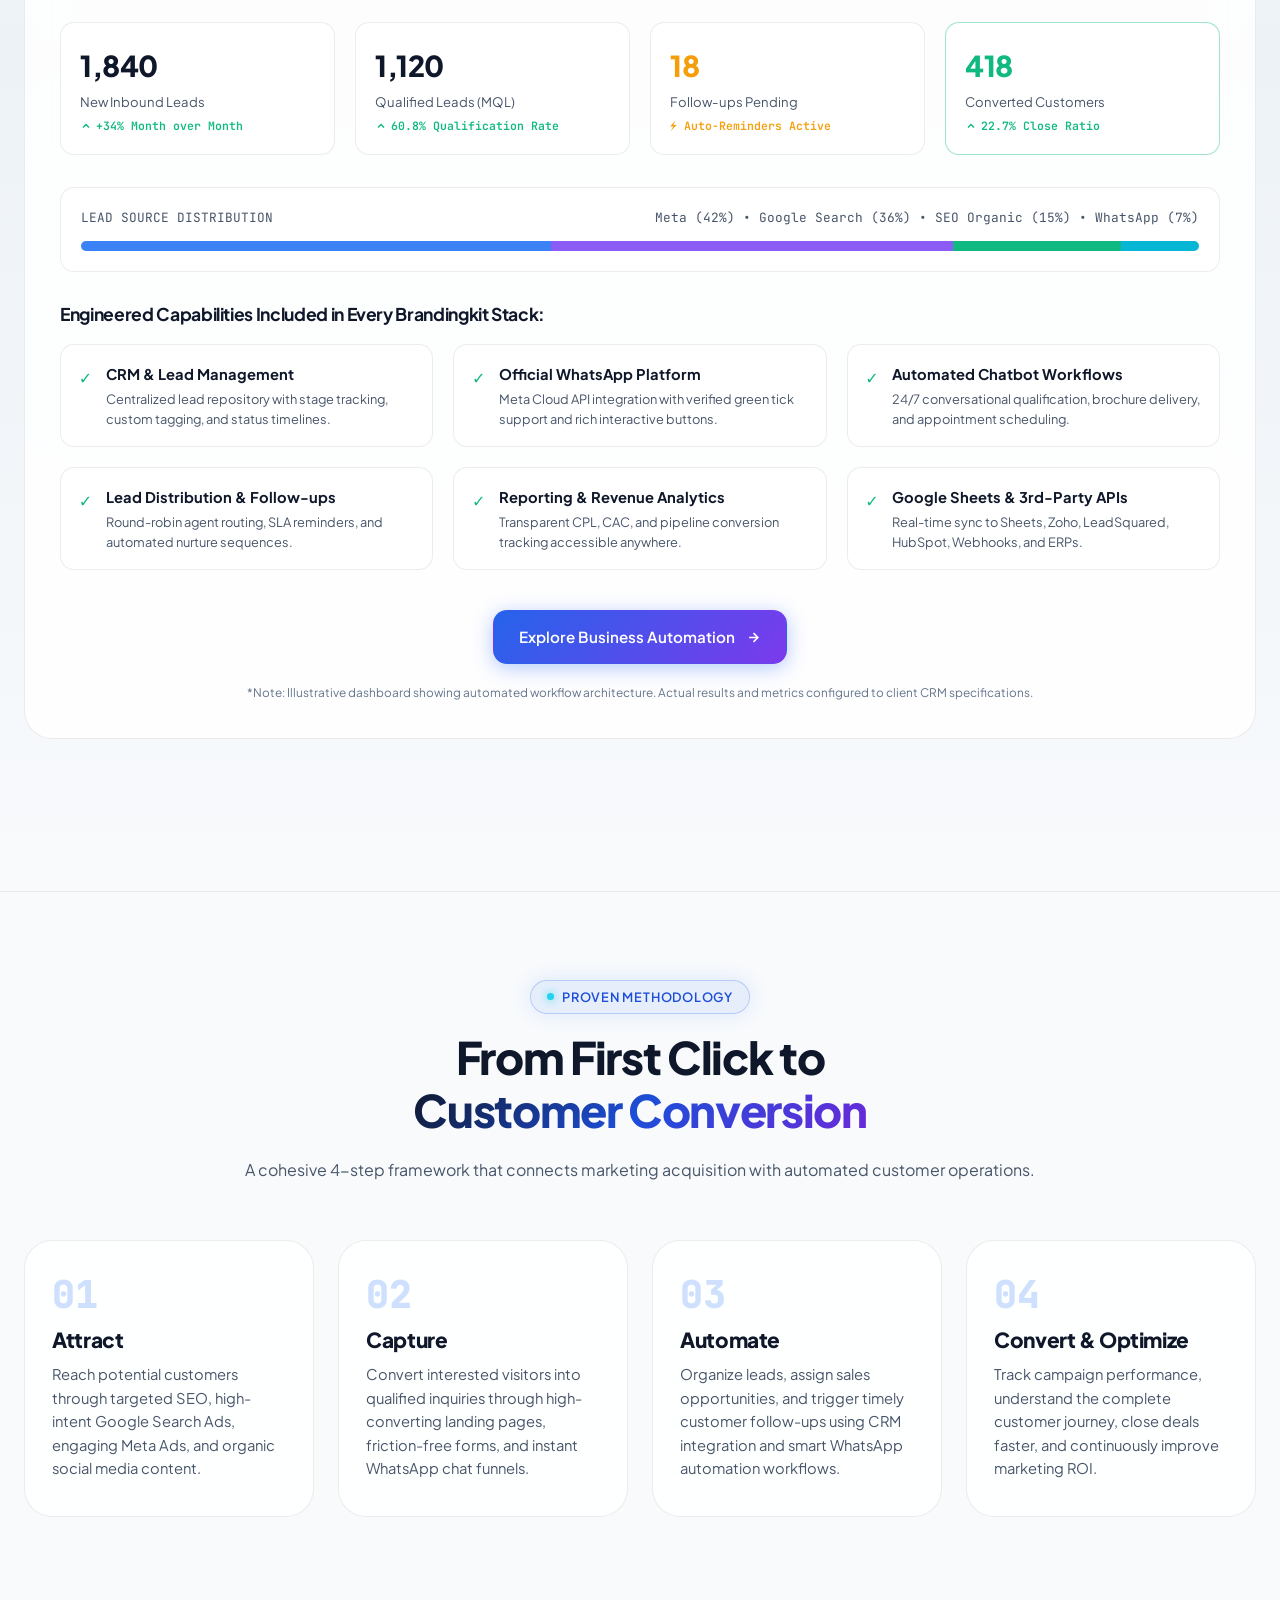
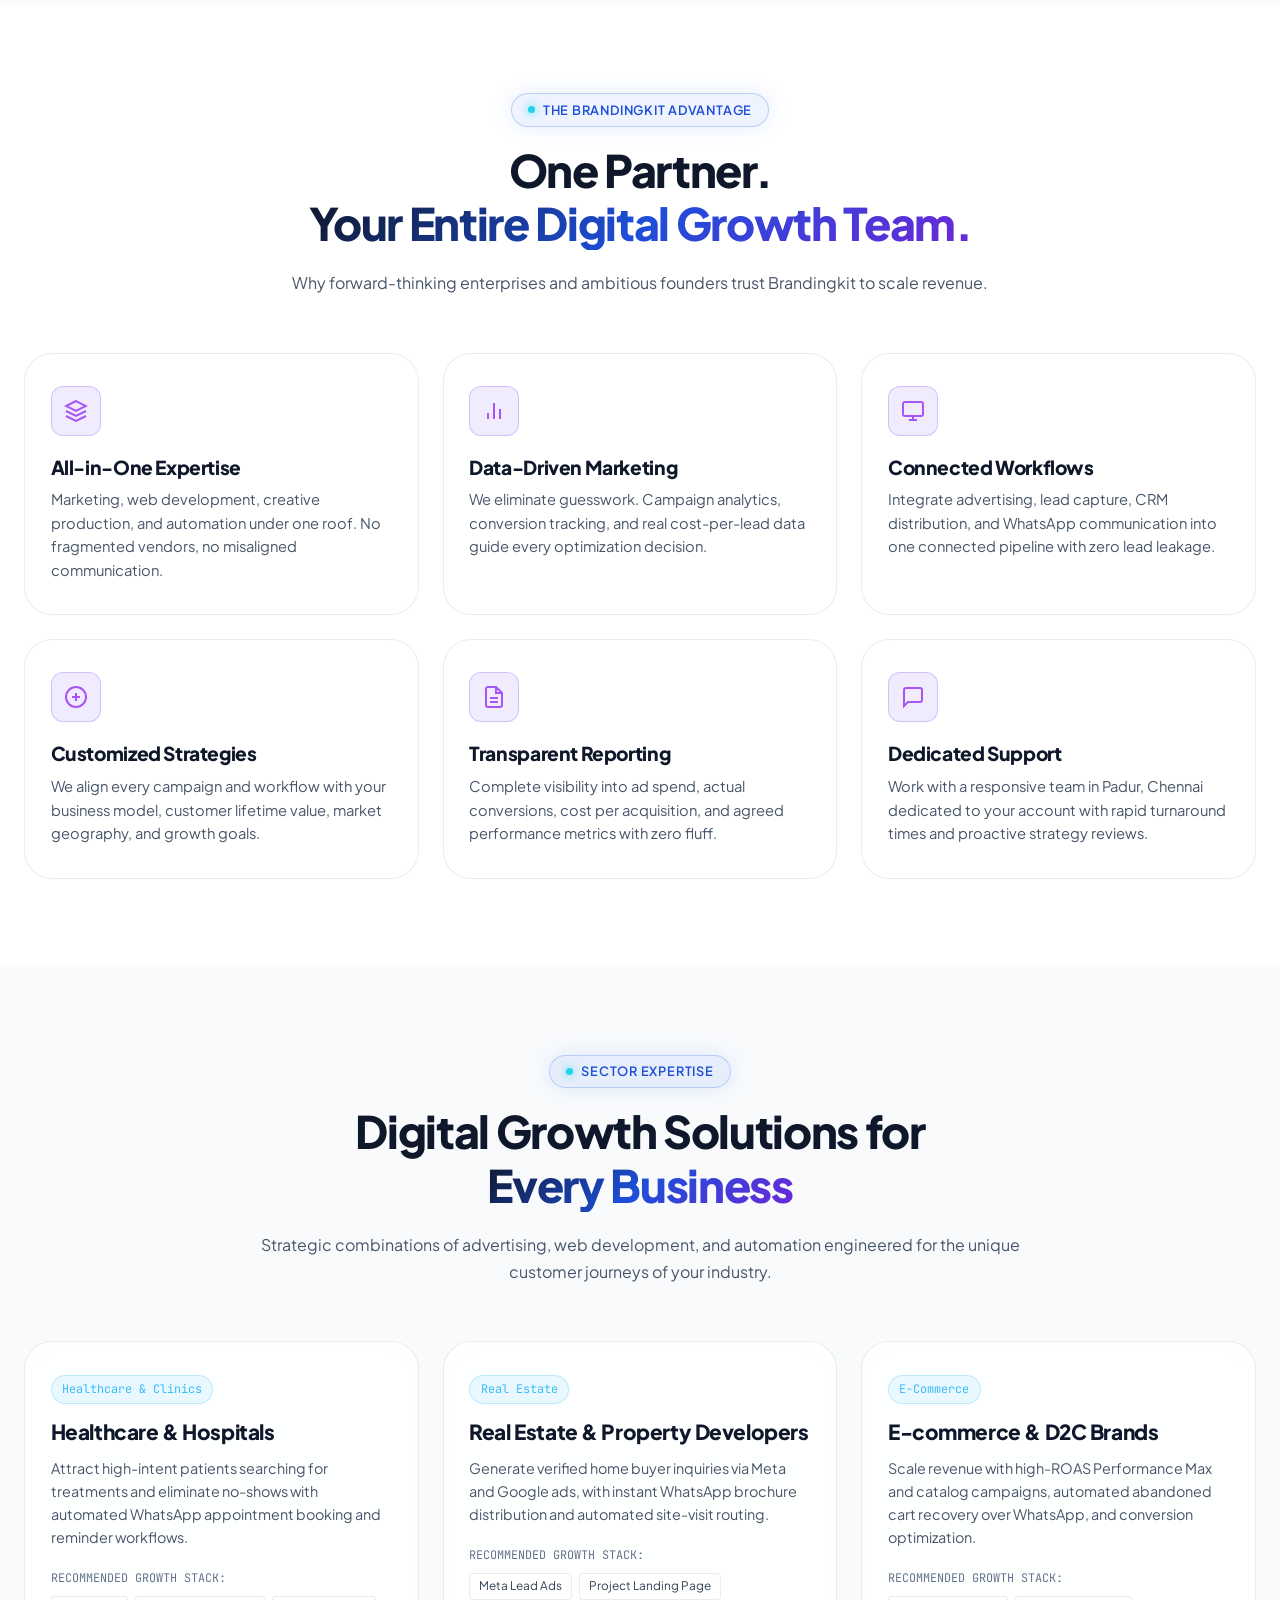
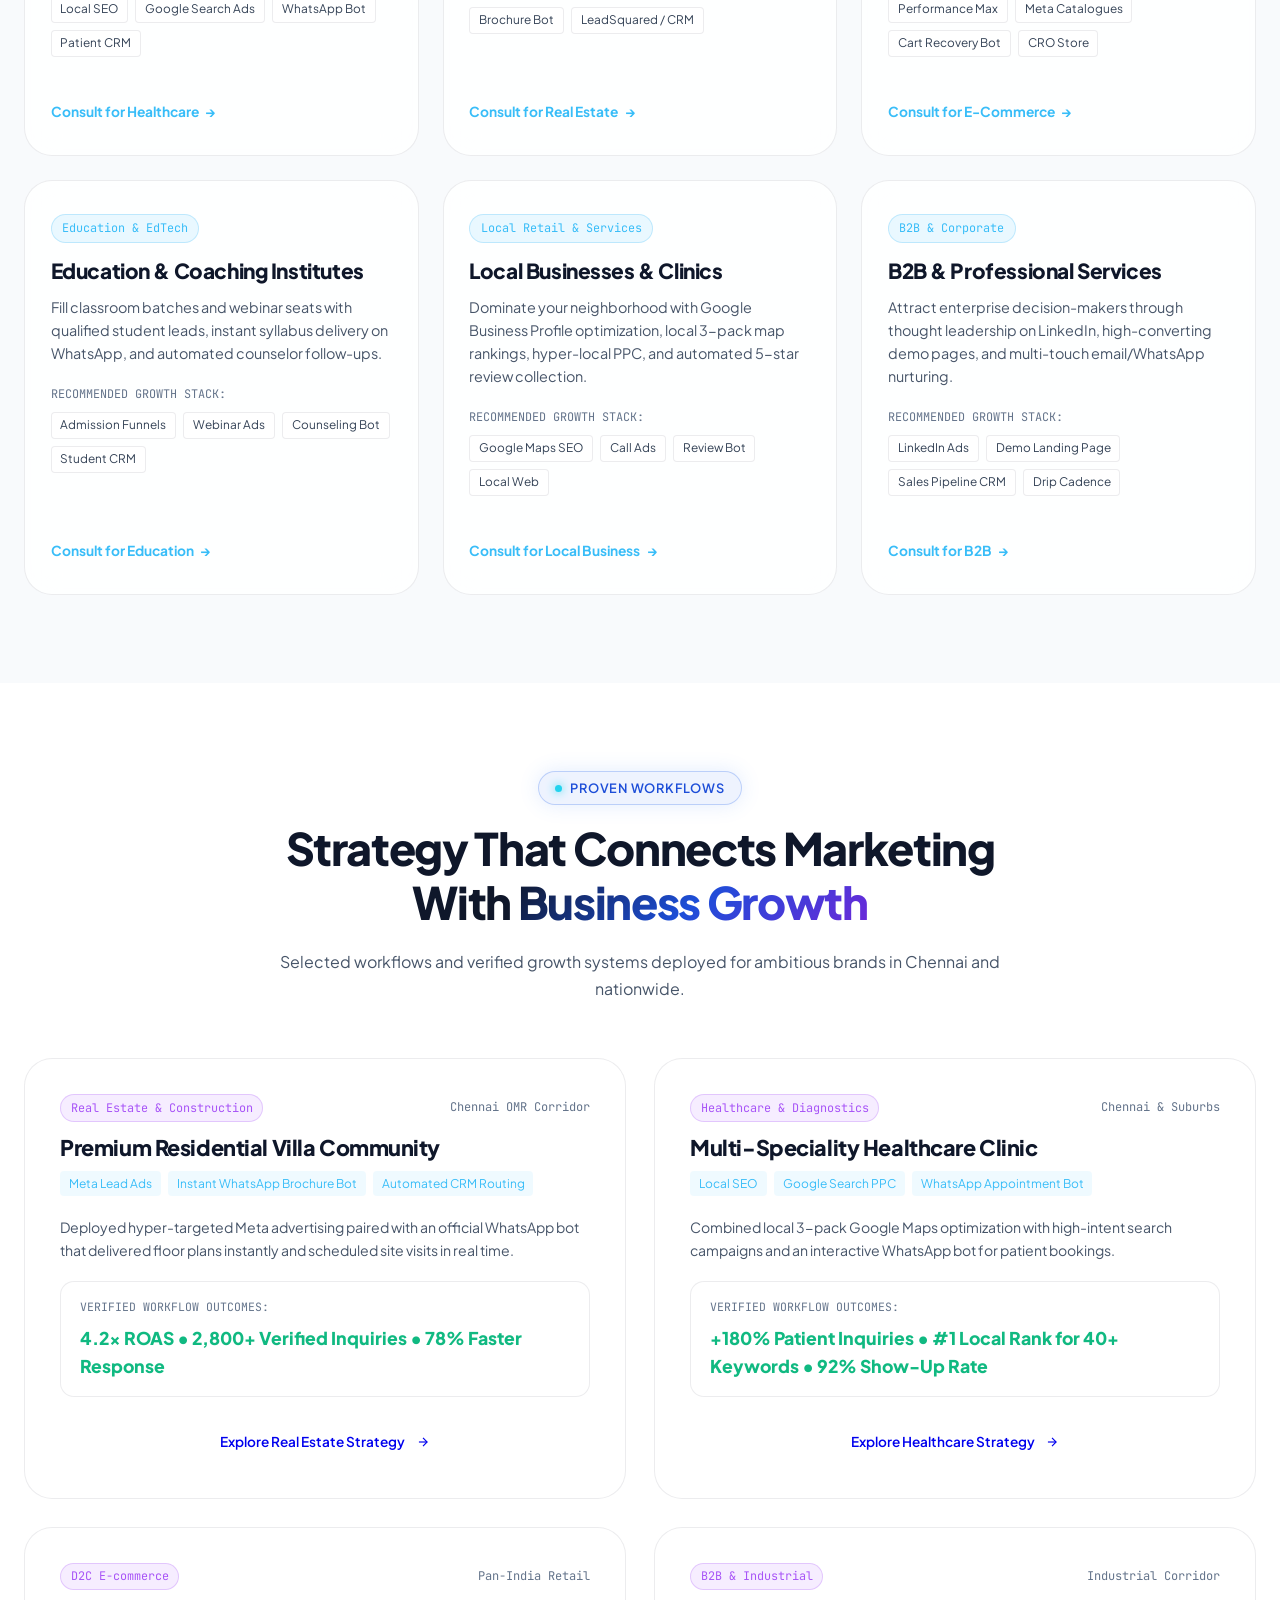
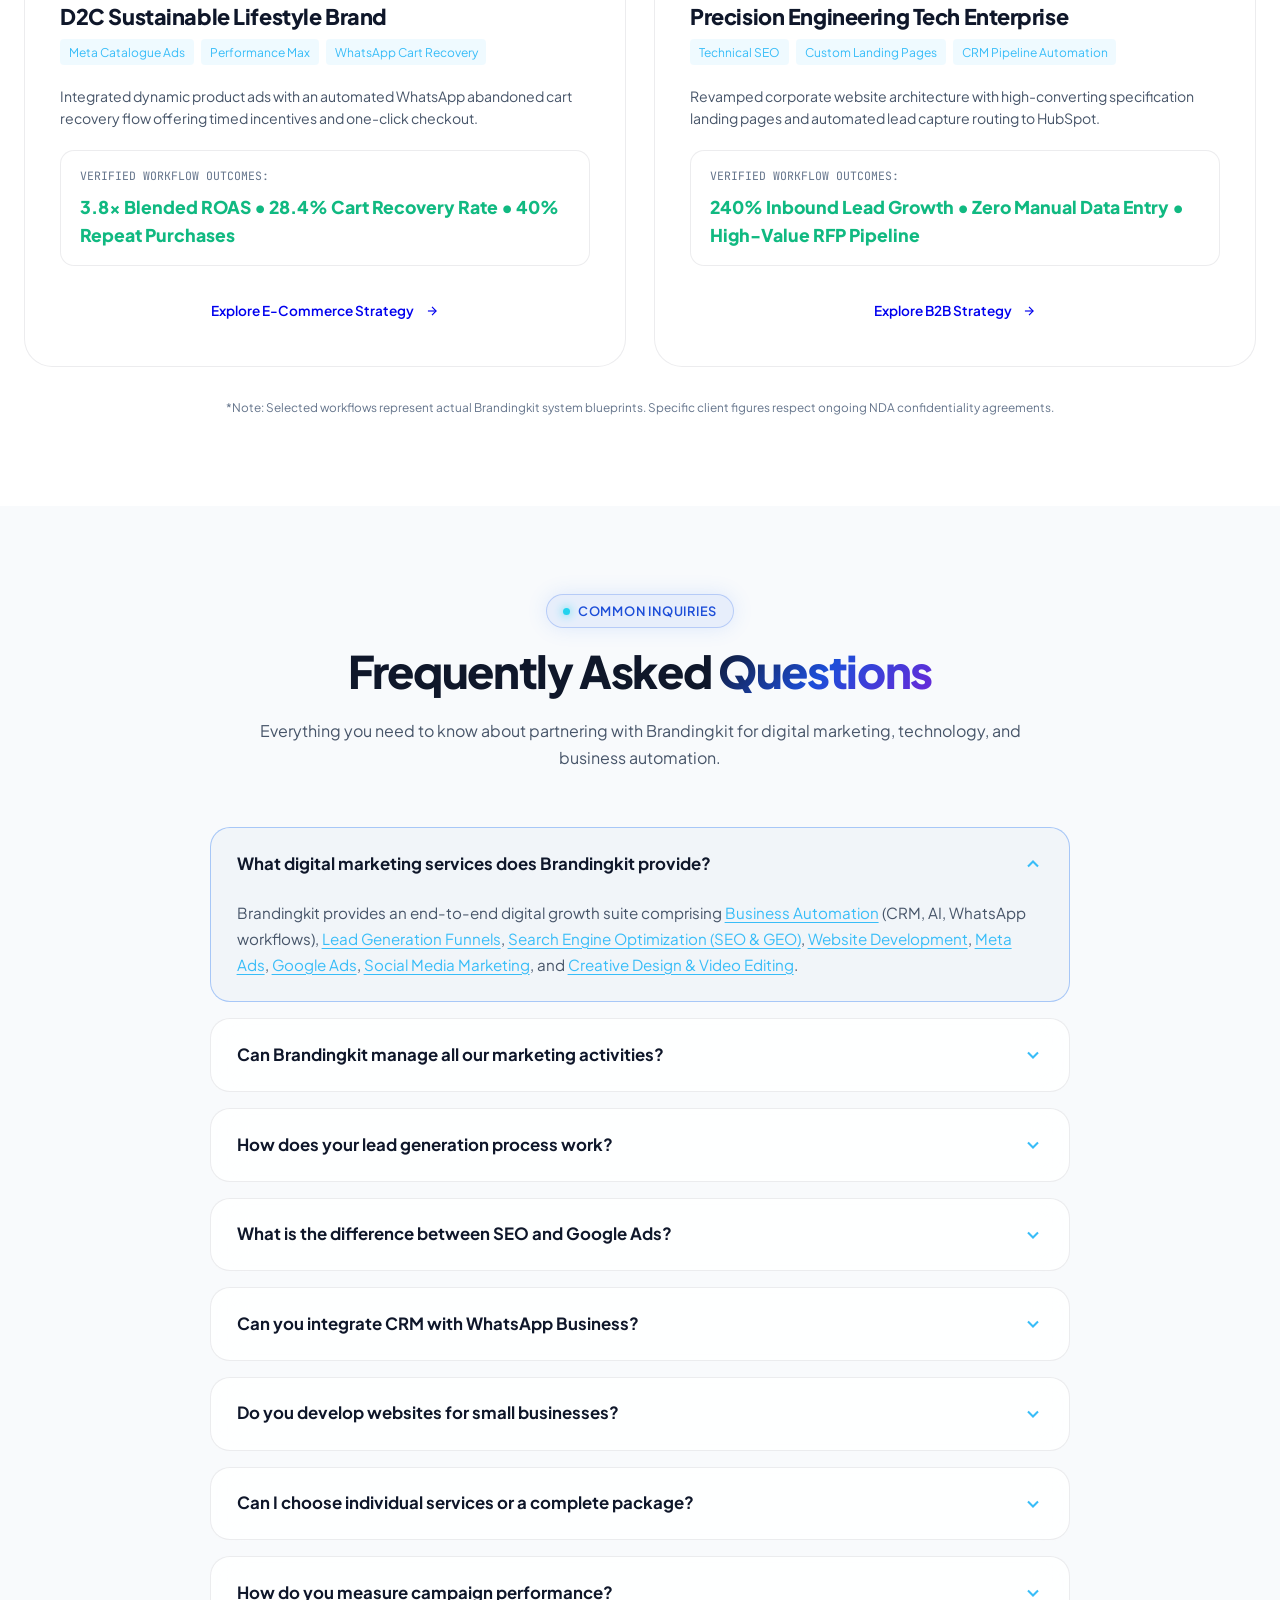
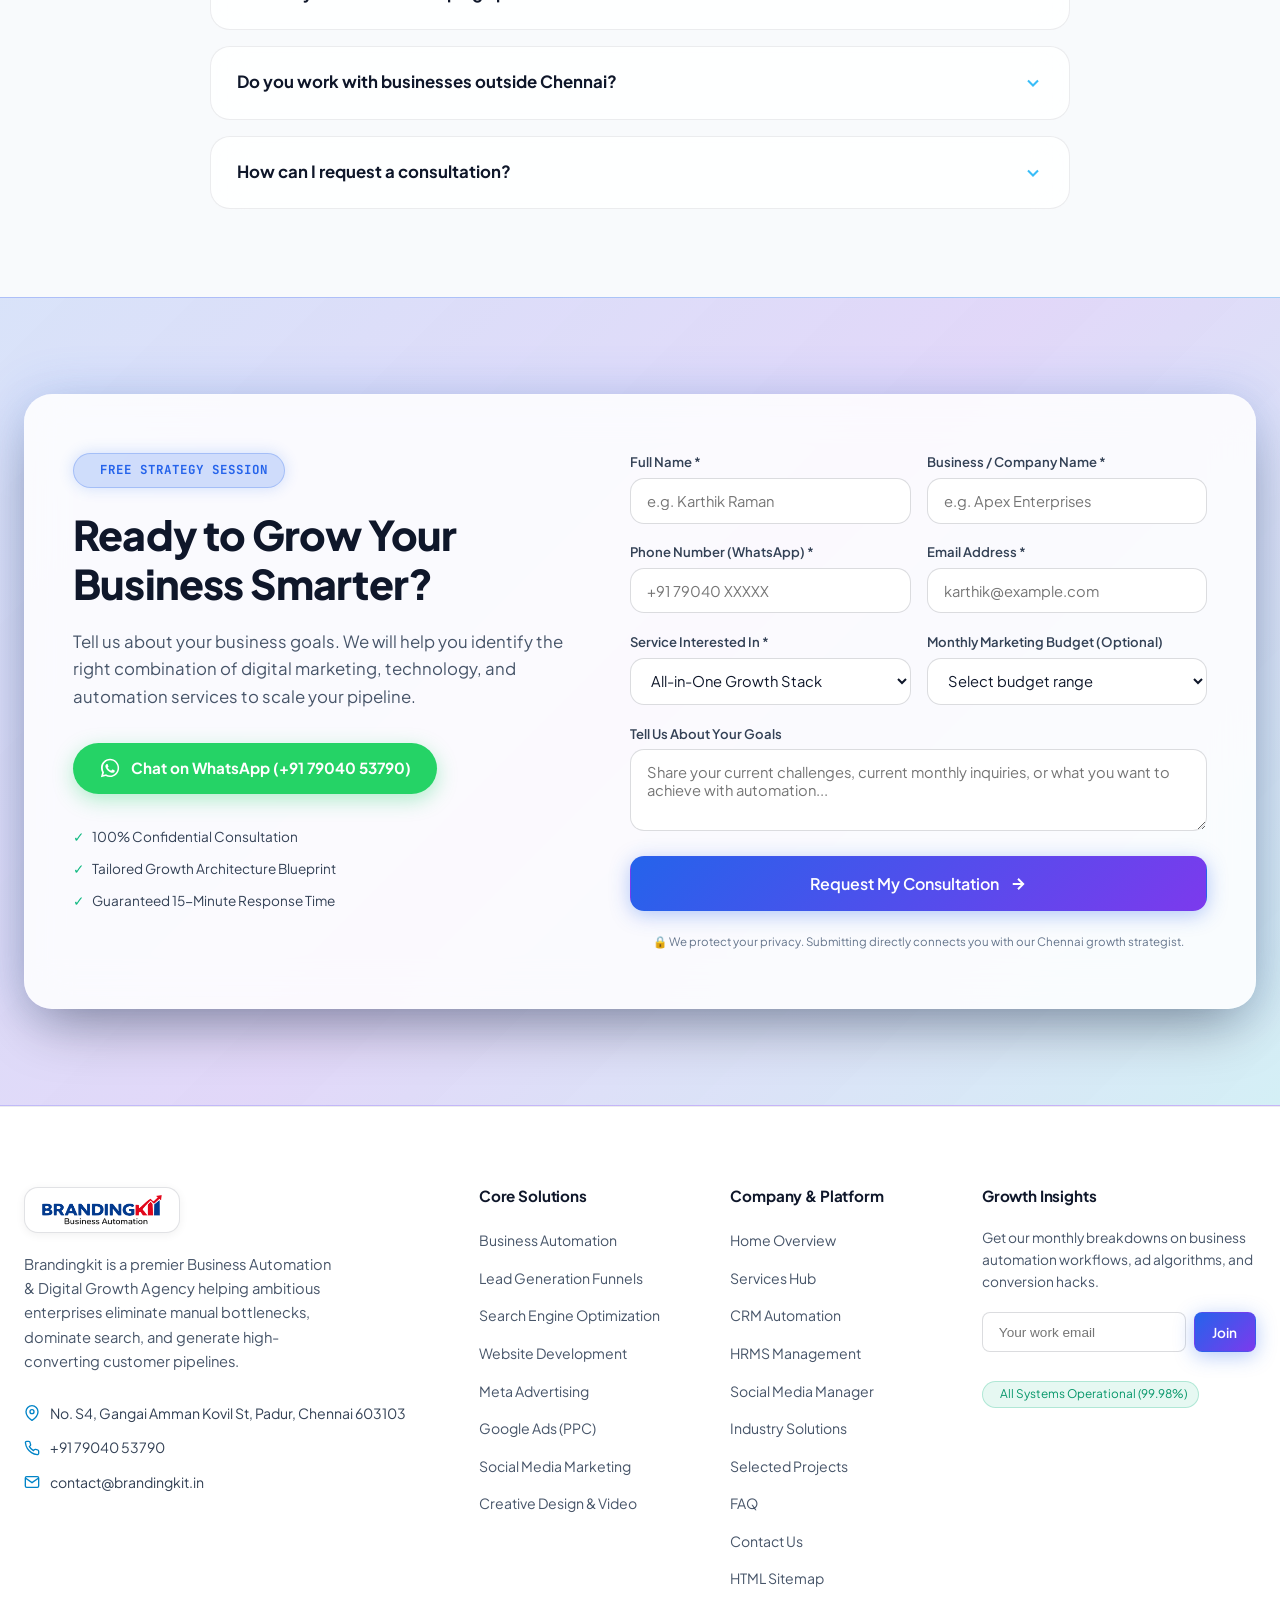
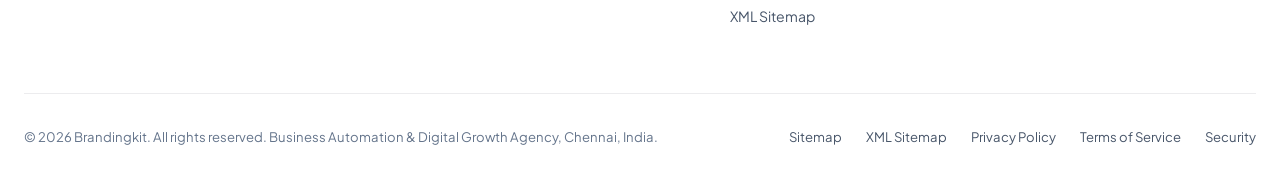
<file: services.html>
<!DOCTYPE html>
<html lang="en">
<head>
  <meta charset="UTF-8">
  <meta name="viewport" content="width=device-width, initial-scale=1.0">
  <title>Digital Marketing & Business Automation Services in Chennai | Brandingkit</title>
  <meta name="description" content="Explore Brandingkit's digital marketing, SEO, Google Ads, Meta Ads, website development, lead generation, CRM, and business automation services in Chennai.">
  <meta name="keywords" content="Digital marketing agency in Chennai, Digital marketing services in Chennai, Lead generation services, SEO services in Chennai, Google Ads management, Meta Ads agency, Website development in Chennai, CRM automation services, WhatsApp Business automation, AI business automation">
  <meta name="author" content="Brandingkit">
  <meta name="robots" content="index, follow, max-image-preview:large">
  <meta name="google-site-verification" content="zHo-VV4v49tZgZojgL3mVEB0UYHeB3BVc17jDKDsxTc">
  <link rel="canonical" href="https://brandingkit.in/services.html">
  <link rel="sitemap" type="application/xml" title="Sitemap" href="https://brandingkit.in/sitemap.xml">

  <!-- Open Graph / Facebook -->
  <meta property="og:type" content="website">
  <meta property="og:url" content="https://brandingkit.in/services.html">
  <meta property="og:title" content="Digital Marketing & Business Automation Services in Chennai | Brandingkit">
  <meta property="og:description" content="From high-quality lead generation and performance marketing to SEO, website development, CRM, and AI-powered business automation, Brandingkit helps your business attract customers, streamline operations, and scale smarter.">
  <meta property="og:image" content="https://brandingkit.in/og-image.jpg">

  <!-- Twitter Card -->
  <meta name="twitter:card" content="summary_large_image">
  <meta name="twitter:url" content="https://brandingkit.in/services.html">
  <meta name="twitter:title" content="Digital Marketing & Business Automation Services in Chennai | Brandingkit">
  <meta name="twitter:description" content="Complete digital growth, performance marketing, and business automation solutions under one roof. Based in Chennai, India.">
  <meta name="twitter:image" content="https://brandingkit.in/og-image.jpg">

  <!-- Google Fonts Preconnect -->
  <link rel="preconnect" href="https://fonts.googleapis.com">
  <link rel="preconnect" href="https://fonts.gstatic.com" crossorigin>
  <link href="https://fonts.googleapis.com/css2?family=JetBrains+Mono:wght@400;600;700&family=Plus+Jakarta+Sans:wght@400;500;600;700;800;900&display=swap" rel="stylesheet">

  <!-- Master Stylesheet -->
  <link rel="stylesheet" href="styles.css?v=3">

  <!-- Theme Initialization Script (Prevents FOUC) -->
  <script>
    (function() {
      const savedTheme = localStorage.getItem('theme');
      const systemDark = window.matchMedia('(prefers-color-scheme: dark)').matches;
      const theme = savedTheme ? savedTheme : (systemDark ? 'dark' : 'light');
      document.documentElement.setAttribute('data-theme', theme);
    })();
  </script>

  <!-- Meta Pixel Code -->
  <script>
    !function(f,b,e,v,n,t,s)
    {if(f.fbq)return;n=f.fbq=function(){n.callMethod?
    n.callMethod.apply(n,arguments):n.queue.push(arguments)};
    if(!f._fbq)f._fbq=n;n.push=n;n.loaded=!0;n.version='2.0';
    n.queue=[];t=b.createElement(e);t.async=!0;
    t.src=v;s=b.getElementsByTagName(e)[0];
    s.parentNode.insertBefore(t,s)}(window, document,'script',
    'https://connect.facebook.net/en_US/fbevents.js');
    fbq('init', '1079980248184208');
    fbq('track', 'PageView');
  </script>
  <noscript><img height="1" width="1" style="display:none"
  src="https://www.facebook.com/tr?id=1079980248184208&ev=PageView&noscript=1"
  /></noscript>
  <!-- End Meta Pixel Code -->

  <!-- Structured Data JSON-LD (Organization, LocalBusiness, Service Catalog, Breadcrumbs, FAQ) -->
  <script type="application/ld+json">
  {
    "@context": "https://schema.org",
    "@graph": [
      {
        "@type": "Organization",
        "@id": "https://brandingkit.in/#organization",
        "name": "Brandingkit",
        "url": "https://brandingkit.in/",
        "logo": "https://brandingkit.in/logo.png",
        "telephone": "+91 79040 53790",
        "email": "contact@brandingkit.in",
        "slogan": "Build. Automate. Grow.",
        "description": "Premier business automation and digital growth agency providing lead generation, CRM integration, SEO, web development, Meta ads, and Google Ads in Chennai, India.",
        "address": {
          "@type": "PostalAddress",
          "streetAddress": "No. S4, Gangai Amman Kovil St, Padur",
          "addressLocality": "Chennai",
          "addressRegion": "Tamil Nadu",
          "postalCode": "603103",
          "addressCountry": "IN"
        }
      },
      {
        "@type": "LocalBusiness",
        "@id": "https://brandingkit.in/#localbusiness",
        "name": "Brandingkit — Business Automation & Digital Growth Agency",
        "image": "https://brandingkit.in/logo.png",
        "telephone": "+91 79040 53790",
        "priceRange": "₹₹",
        "address": {
          "@type": "PostalAddress",
          "streetAddress": "No. S4, Gangai Amman Kovil St, Padur",
          "addressLocality": "Chennai",
          "addressRegion": "Tamil Nadu",
          "postalCode": "603103",
          "addressCountry": "IN"
        },
        "geo": {
          "@type": "GeoCoordinates",
          "latitude": "12.7937",
          "longitude": "80.2223"
        },
        "openingHoursSpecification": [
          {
            "@type": "OpeningHoursSpecification",
            "dayOfWeek": ["Monday", "Tuesday", "Wednesday", "Thursday", "Friday", "Saturday"],
            "opens": "09:00",
            "closes": "19:00"
          }
        ]
      },
      {
        "@type": "BreadcrumbList",
        "itemListElement": [
          {
            "@type": "ListItem",
            "position": 1,
            "name": "Home",
            "item": "https://brandingkit.in/"
          },
          {
            "@type": "ListItem",
            "position": 2,
            "name": "Services",
            "item": "https://brandingkit.in/services.html"
          }
        ]
      },
      {
        "@type": "Service",
        "serviceType": "Digital Marketing & Business Automation Services",
        "provider": {
          "@id": "https://brandingkit.in/#organization"
        },
        "areaServed": {
          "@type": "City",
          "name": "Chennai"
        },
        "hasOfferCatalog": {
          "@type": "OfferCatalog",
          "name": "Brandingkit Growth Stack",
          "itemListElement": [
            {
              "@type": "Offer",
              "itemOffered": {
                "@type": "Service",
                "name": "Business Automation",
                "description": "Automate repetitive tasks, streamline operations, and improve productivity using intelligent workflows, AI, and CRM integrations."
              }
            },
            {
              "@type": "Offer",
              "itemOffered": {
                "@type": "Service",
                "name": "Lead Generation",
                "description": "Generate qualified inquiries through high-intent Meta and Google advertising, landing pages, and automated WhatsApp follow-ups."
              }
            },
            {
              "@type": "Offer",
              "itemOffered": {
                "@type": "Service",
                "name": "Search Engine Optimization (SEO)",
                "description": "Technical SEO, local SEO, Google Business Profile optimization, and Generative Engine Optimization (GEO) in Chennai."
              }
            },
            {
              "@type": "Offer",
              "itemOffered": {
                "@type": "Service",
                "name": "Website Development",
                "description": "Ultra-fast, mobile-responsive custom websites, e-commerce stores, and high-converting landing pages."
              }
            },
            {
              "@type": "Offer",
              "itemOffered": {
                "@type": "Service",
                "name": "Meta Ads Management",
                "description": "Strategic advertising on Facebook and Instagram with creative testing, retargeting, and catalog sales."
              }
            },
            {
              "@type": "Offer",
              "itemOffered": {
                "@type": "Service",
                "name": "Google Ads Management",
                "description": "High-converting Google Search ads, Performance Max campaigns, YouTube ads, and remarketing."
              }
            },
            {
              "@type": "Offer",
              "itemOffered": {
                "@type": "Service",
                "name": "Social Media Marketing",
                "description": "Instagram, Facebook, and LinkedIn management with reel strategies, content planning, and community growth."
              }
            },
            {
              "@type": "Offer",
              "itemOffered": {
                "@type": "Service",
                "name": "Creative Design & Video Editing",
                "description": "High-converting ad creatives, viral reels editing, promotional motion graphics, and social brand design."
              }
            }
          ]
        }
      },
      {
        "@type": "FAQPage",
        "mainEntity": [
          {
            "@type": "Question",
            "name": "What digital marketing services does Brandingkit provide?",
            "acceptedAnswer": {
              "@type": "Answer",
              "text": "Brandingkit provides an end-to-end digital growth suite comprising Business Automation (CRM, AI, WhatsApp), Paid Advertising (Meta Ads, Google Ads), Search Engine Optimization (Technical, Local, AEO/GEO), Website & Landing Page Development, Social Media Marketing, and Creative Ad Production."
            }
          },
          {
            "@type": "Question",
            "name": "Can Brandingkit manage all our marketing activities?",
            "acceptedAnswer": {
              "@type": "Answer",
              "text": "Yes. We operate as an integrated digital growth department for startups, SMEs, and scaling enterprises, managing campaign strategy, creative production, ad buying, CRM integration, follow-up automations, and reporting under one roof."
            }
          },
          {
            "@type": "Question",
            "name": "How does your lead generation process work?",
            "acceptedAnswer": {
              "@type": "Answer",
              "text": "We combine precision audience targeting on Meta and Google with conversion-optimized landing pages. When a user submits an inquiry, our automated system triggers an instant WhatsApp message, syncs the lead to your CRM, and alerts your sales rep within seconds."
            }
          },
          {
            "@type": "Question",
            "name": "What is the difference between SEO and Google Ads?",
            "acceptedAnswer": {
              "@type": "Answer",
              "text": "Google Ads delivers immediate commercial intent traffic through paid search auctions, providing instantaneous visibility. SEO builds long-term organic authority and recurring traffic without per-click fees. We often combine both for maximum search dominance."
            }
          },
          {
            "@type": "Question",
            "name": "Can you integrate CRM with WhatsApp Business?",
            "acceptedAnswer": {
              "@type": "Answer",
              "text": "Yes, we deploy official WhatsApp Business Platform integrations that automatically deliver brochure downloads, appointment confirmations, and AI chatbot responses while synchronizing conversation histories into your CRM in real time."
            }
          },
          {
            "@type": "Question",
            "name": "Do you develop websites for small businesses?",
            "acceptedAnswer": {
              "@type": "Answer",
              "text": "Yes. We create modern, fast, mobile-responsive business websites and landing pages tailored specifically to help small businesses and local clinics build trust and convert visitors into inquiries."
            }
          },
          {
            "@type": "Question",
            "name": "Can I choose individual services or a complete package?",
            "acceptedAnswer": {
              "@type": "Answer",
              "text": "You can engage Brandingkit for individual standalone services (such as SEO or Meta Ads management) or implement our comprehensive All-in-One Digital Growth Stack for connected marketing and automation."
            }
          },
          {
            "@type": "Question",
            "name": "How do you measure campaign performance?",
            "acceptedAnswer": {
              "@type": "Answer",
              "text": "We track verified business metrics including Cost Per Qualified Lead (CPL), Return on Ad Spend (ROAS), Lead-to-Opportunity conversion rates, and revenue pipeline velocity, accessible through transparent live dashboards."
            }
          },
          {
            "@type": "Question",
            "name": "Do you work with businesses outside Chennai?",
            "acceptedAnswer": {
              "@type": "Answer",
              "text": "Yes. While our headquarters is in Padur, Chennai, we actively serve clients across India, the UAE, Singapore, the US, and the UK with cloud-connected collaboration and regular video reviews."
            }
          },
          {
            "@type": "Question",
            "name": "How can I request a consultation?",
            "acceptedAnswer": {
              "@type": "Answer",
              "text": "You can submit the consultation inquiry form on this page, click our WhatsApp quick-connect button, or call our Chennai office at +91 79040 53790. Our growth specialists respond within 15 minutes during business hours."
            }
          }
        ]
      }
    ]
  }
  </script>
</head>
<body>

  <!-- Ambient Light Orbs -->
  <div class="bg-ambient-lights" aria-hidden="true">
    <div class="ambient-orb orb-1"></div>
    <div class="ambient-orb orb-2"></div>
    <div class="ambient-orb orb-3"></div>
  </div>

  <!-- Background Grid -->
  <div class="bg-grid-overlay" aria-hidden="true"></div>

  <!-- ==========================================================================
       SITE HEADER
       ========================================================================== -->
  <header class="site-header">
    <div class="container nav-container">
      <!-- Logo -->
      <a href="index.html" class="brand-logo" aria-label="Brandingkit Business Automation">
        <div class="logo-image-wrap">
          <img src="logo.png" alt="Brandingkit Business Automation" class="brand-logo-img">
        </div>
      </a>

      <!-- Desktop Navigation -->
      <nav aria-label="Main Navigation">
        <ul class="nav-links">
          <li class="nav-item"><a href="index.html">Home</a></li>
          <li class="nav-item"><a href="services.html" class="active" aria-current="page">Services</a></li>
          <li class="nav-item"><a href="https://crmautomation.brandingkit.in/" target="_blank" rel="noopener">CRM</a></li>
          <li class="nav-item"><a href="https://hrmmangement.brandingkit.in/" target="_blank" rel="noopener">HRMS</a></li>
          <li class="nav-item"><a href="https://social.brandingkit.in/" target="_blank" rel="noopener">Social Media Manager</a></li>
          <li class="nav-item"><a href="contact.html">Contact Us</a></li>
        </ul>
      </nav>

      <!-- Nav Actions -->
      <div class="nav-actions">
        <!-- Theme Toggle Button -->
        <button class="theme-toggle-btn" id="themeToggleBtn" aria-label="Toggle Light / Dark Theme" title="Toggle Light / Dark Mode">
          <svg class="sun-icon" width="20" height="20" viewBox="0 0 24 24" fill="none" stroke="currentColor" stroke-width="2" stroke-linecap="round" stroke-linejoin="round">
            <circle cx="12" cy="12" r="5"></circle>
            <line x1="12" y1="1" x2="12" y2="3"></line>
            <line x1="12" y1="21" x2="12" y2="23"></line>
            <line x1="4.22" y1="4.22" x2="5.64" y2="5.64"></line>
            <line x1="18.36" y1="18.36" x2="19.78" y2="19.78"></line>
            <line x1="1" y1="12" x2="3" y2="12"></line>
            <line x1="21" y1="12" x2="23" y2="12"></line>
            <line x1="4.22" y1="19.78" x2="5.64" y2="18.36"></line>
            <line x1="18.36" y1="5.64" x2="19.78" y2="4.22"></line>
          </svg>
          <svg class="moon-icon" width="20" height="20" viewBox="0 0 24 24" fill="none" stroke="currentColor" stroke-width="2" stroke-linecap="round" stroke-linejoin="round">
            <path d="M21 12.79A9 9 0 1 1 11.21 3 7 7 0 0 0 21 12.79z"></path>
          </svg>
        </button>

        <a href="#consultation" class="btn btn-primary btn-sm open-consultation-btn">
          <span>Get Free Consultation</span>
          <svg width="15" height="15" viewBox="0 0 24 24" fill="none" stroke="currentColor" stroke-width="2.5" stroke-linecap="round" stroke-linejoin="round">
            <line x1="5" y1="12" x2="19" y2="12"></line>
            <polyline points="12 5 19 12 12 19"></polyline>
          </svg>
        </a>

        <!-- Mobile Drawer Toggle -->
        <button class="mobile-menu-toggle" aria-label="Open Navigation Menu" aria-expanded="false">
          <svg width="24" height="24" viewBox="0 0 24 24" fill="none" stroke="currentColor" stroke-width="2" stroke-linecap="round" stroke-linejoin="round">
            <line x1="3" y1="12" x2="21" y2="12"></line>
            <line x1="3" y1="6" x2="21" y2="6"></line>
            <line x1="3" y1="18" x2="21" y2="18"></line>
          </svg>
        </button>
      </div>
    </div>
  </header>

  <!-- Mobile Drawer Menu -->
  <div class="mobile-nav-drawer" aria-label="Mobile Navigation Drawer">
    <ul class="mobile-drawer-links">
      <li><a href="index.html">Home</a></li>
      <li><a href="services.html" class="active">Services</a></li>
      <li><a href="https://crmautomation.brandingkit.in/" target="_blank" rel="noopener">CRM Automation</a></li>
      <li><a href="https://hrmmangement.brandingkit.in/" target="_blank" rel="noopener">HRMS Management</a></li>
      <li><a href="https://social.brandingkit.in/" target="_blank" rel="noopener">Social Media Manager</a></li>
      <li><a href="contact.html">Contact Us</a></li>
    </ul>
    <div>
      <button class="theme-toggle-btn mobile-theme-btn" aria-label="Toggle Light / Dark Theme">
        <svg class="sun-icon" width="20" height="20" viewBox="0 0 24 24" fill="none" stroke="currentColor" stroke-width="2" stroke-linecap="round" stroke-linejoin="round">
          <circle cx="12" cy="12" r="5"></circle>
          <line x1="12" y1="1" x2="12" y2="3"></line>
          <line x1="12" y1="21" x2="12" y2="23"></line>
          <line x1="4.22" y1="4.22" x2="5.64" y2="5.64"></line>
          <line x1="18.36" y1="18.36" x2="19.78" y2="19.78"></line>
          <line x1="1" y1="12" x2="3" y2="12"></line>
          <line x1="21" y1="12" x2="23" y2="12"></line>
          <line x1="4.22" y1="19.78" x2="5.64" y2="18.36"></line>
          <line x1="18.36" y1="5.64" x2="19.78" y2="4.22"></line>
        </svg>
        <svg class="moon-icon" width="20" height="20" viewBox="0 0 24 24" fill="none" stroke="currentColor" stroke-width="2" stroke-linecap="round" stroke-linejoin="round">
          <path d="M21 12.79A9 9 0 1 1 11.21 3 7 7 0 0 0 21 12.79z"></path>
        </svg>
        <span class="theme-toggle-text">Light Mode</span>
      </button>

      <a href="#consultation" class="btn btn-primary open-consultation-btn" style="width: 100%; margin-bottom: 1rem;">
        Get Free Consultation
      </a>
      <p style="font-size: 0.8rem; color: var(--text-muted); text-align: center;">
        📍 Padur, Chennai, Tamil Nadu, 603103 • brandingkit.in
      </p>
    </div>
  </div>

  <main id="main-content">

    <!-- ==========================================================================
         BREADCRUMB NAVIGATION
         ========================================================================== -->
    <div class="container">
      <nav class="services-breadcrumb" aria-label="Breadcrumb">
        <ol>
          <li><a href="index.html">Home</a></li>
          <li class="separator" aria-hidden="true">/</li>
          <li aria-current="page">Services</li>
        </ol>
      </nav>
    </div>

    <!-- ==========================================================================
         SECTION 2: HERO SECTION (Impactful Two-Column Layout)
         ========================================================================== -->
    <section class="services-hero">
      <div class="container">
        <div class="services-hero-grid">
          
          <!-- Left Column: Value Proposition & CTAs -->
          <div class="services-hero-left">
            <div class="hero-eyebrow-badge">
              <span class="pulse-dot"></span>
              YOUR COMPLETE DIGITAL GROWTH PARTNER
            </div>

            <h1 class="services-hero-title">
              Everything Your Business Needs to Grow. <span class="text-gradient">All Under One Roof.</span>
            </h1>

            <p class="services-hero-desc">
              From high-quality lead generation and performance marketing to SEO, website development, CRM, and AI-powered business automation, Brandingkit helps your business attract customers, streamline operations, and scale smarter.
            </p>

            <div class="services-hero-actions">
              <a href="#consultation" class="btn btn-primary open-consultation-btn" id="heroPrimaryCta">
                <span>Get Free Consultation</span>
                <svg width="18" height="18" viewBox="0 0 24 24" fill="none" stroke="currentColor" stroke-width="2.5">
                  <line x1="5" y1="12" x2="19" y2="12"></line>
                  <polyline points="12 5 19 12 12 19"></polyline>
                </svg>
              </a>

              <a href="#all-services" class="btn btn-outline" id="heroSecondaryCta">
                <span>Explore Our Services</span>
                <svg width="18" height="18" viewBox="0 0 24 24" fill="none" stroke="currentColor" stroke-width="2">
                  <path d="M7 13l5 5 5-5M7 6l5 5 5-5"/>
                </svg>
              </a>
            </div>

            <div class="services-hero-support-text">
              <svg width="16" height="16" viewBox="0 0 24 24" fill="none" stroke="#38bdf8" stroke-width="2.5">
                <path d="M12 2L2 7l10 5 10-5-10-5zM2 17l10 5 10-5M2 12l10 5 10-5"/>
              </svg>
              <span>Digital Marketing + Automation + Technology | Chennai, India</span>
            </div>

            <!-- Micro-Trust Tags -->
            <div class="hero-trust-tags">
              <span class="hero-trust-tag">
                <svg width="14" height="14" viewBox="0 0 24 24" fill="none" stroke="currentColor" stroke-width="3">
                  <polyline points="20 6 9 17 4 12"></polyline>
                </svg>
                300%+ Avg Pipeline Growth
              </span>
              <span class="hero-trust-tag">
                <svg width="14" height="14" viewBox="0 0 24 24" fill="none" stroke="currentColor" stroke-width="3">
                  <polyline points="20 6 9 17 4 12"></polyline>
                </svg>
                &lt;15 Min WhatsApp Reply
              </span>
              <span class="hero-trust-tag">
                <svg width="14" height="14" viewBox="0 0 24 24" fill="none" stroke="currentColor" stroke-width="3">
                  <polyline points="20 6 9 17 4 12"></polyline>
                </svg>
                End-to-End CRM Automation
              </span>
            </div>
          </div>

          <!-- Right Column: Premium Floating Digital Growth Dashboard -->
          <div class="services-hero-right">
            <div class="hero-growth-dashboard" aria-label="Live Growth Engine Dashboard Preview">
              
              <!-- Window Bar Header -->
              <div class="dash-window-header">
                <div class="dash-window-dots">
                  <span class="dot-red"></span>
                  <span class="dot-yellow"></span>
                  <span class="dot-green"></span>
                </div>
                <div class="dash-window-title">brandingkit-growth-cockpit.live</div>
                <div class="dash-live-badge">
                  <span class="live-dot"></span>
                  <span>SYNC ENGINE ON</span>
                </div>
              </div>

              <!-- Dashboard Inner Modules -->
              <div class="dash-inner-content">
                
                <!-- 1. Top Metrics Strip (Meta & Google Ads Campaign Performance) -->
                <div class="dash-metrics-grid">
                  <div class="dash-metric-card">
                    <div class="dash-metric-label">Paid Impressions</div>
                    <div class="dash-metric-val">1.84M</div>
                    <div class="dash-metric-growth">
                      <svg width="12" height="12" viewBox="0 0 24 24" fill="none" stroke="currentColor" stroke-width="3">
                        <polyline points="18 15 12 9 6 15"></polyline>
                      </svg>
                      +38.2%
                    </div>
                  </div>

                  <div class="dash-metric-card">
                    <div class="dash-metric-label">Blended ROAS</div>
                    <div class="dash-metric-val">4.62x</div>
                    <div class="dash-metric-growth">
                      <svg width="12" height="12" viewBox="0 0 24 24" fill="none" stroke="currentColor" stroke-width="3">
                        <polyline points="18 15 12 9 6 15"></polyline>
                      </svg>
                      Top Tier
                    </div>
                  </div>

                  <div class="dash-metric-card">
                    <div class="dash-metric-label">Avg CTR</div>
                    <div class="dash-metric-val">3.85%</div>
                    <div class="dash-metric-growth">
                      <svg width="12" height="12" viewBox="0 0 24 24" fill="none" stroke="currentColor" stroke-width="3">
                        <polyline points="18 15 12 9 6 15"></polyline>
                      </svg>
                      2.4x Bench
                    </div>
                  </div>

                  <div class="dash-metric-card">
                    <div class="dash-metric-label">Lead Qualified</div>
                    <div class="dash-metric-val">68.4%</div>
                    <div class="dash-metric-growth">
                      <svg width="12" height="12" viewBox="0 0 24 24" fill="none" stroke="currentColor" stroke-width="3">
                        <polyline points="18 15 12 9 6 15"></polyline>
                      </svg>
                      Verified
                    </div>
                  </div>
                </div>

                <!-- 2. Conversion Funnel & Pipeline -->
                <div class="dash-funnel-strip">
                  <div class="dash-funnel-header">
                    <span>CONVERSION FUNNEL PIPELINE</span>
                    <span style="color: #38bdf8;">Real-time Automated Flow</span>
                  </div>
                  <div class="funnel-steps-row">
                    <div class="funnel-step-box">
                      <span class="funnel-step-num">42,500</span>
                      <span class="funnel-step-lbl">Ad Visitors</span>
                    </div>
                    <div class="funnel-step-box">
                      <span class="funnel-step-num">3,840</span>
                      <span class="funnel-step-lbl">Inquiries</span>
                    </div>
                    <div class="funnel-step-box">
                      <span class="funnel-step-num">1,290</span>
                      <span class="funnel-step-lbl">MQL / Bookings</span>
                    </div>
                    <div class="funnel-step-box" style="border-color: rgba(16, 185, 129, 0.4);">
                      <span class="funnel-step-num" style="color: #10b981;">412</span>
                      <span class="funnel-step-lbl" style="color: #34d399; font-weight: 600;">Won Deals</span>
                    </div>
                  </div>
                </div>

                <!-- 3. SEO Traffic Growth Chart (Interactive SVG) -->
                <div class="dash-chart-card">
                  <div class="dash-chart-header">
                    <div class="dash-chart-title">
                      <svg width="15" height="15" viewBox="0 0 24 24" fill="none" stroke="#8b5cf6" stroke-width="2.5">
                        <polyline points="23 6 13.5 15.5 8.5 10.5 1 18"></polyline>
                        <polyline points="17 6 23 6 23 12"></polyline>
                      </svg>
                      <span>SEO Organic Keyword Growth (Chennai &amp; India)</span>
                    </div>
                    <span class="dash-chart-badge">+186% Organic Lift</span>
                  </div>
                  <svg class="dash-chart-svg" viewBox="0 0 500 90" preserveAspectRatio="none">
                    <defs>
                      <linearGradient id="chartGrad" x1="0" y1="0" x2="0" y2="1">
                        <stop offset="0%" stop-color="#2563eb" stop-opacity="0.35"/>
                        <stop offset="100%" stop-color="#7c3aed" stop-opacity="0.0"/>
                      </linearGradient>
                      <linearGradient id="lineGrad" x1="0" y1="0" x2="1" y2="0">
                        <stop offset="0%" stop-color="#38bdf8"/>
                        <stop offset="50%" stop-color="#3b82f6"/>
                        <stop offset="100%" stop-color="#a855f7"/>
                      </linearGradient>
                    </defs>
                    <!-- Area under curve -->
                    <path d="M 0,80 Q 80,68 150,55 T 300,32 T 420,18 T 500,8 L 500,90 L 0,90 Z" fill="url(#chartGrad)"/>
                    <!-- Smooth line -->
                    <path d="M 0,80 Q 80,68 150,55 T 300,32 T 420,18 T 500,8" fill="none" stroke="url(#lineGrad)" stroke-width="3" stroke-linecap="round"/>
                    <!-- Interactive Data Points -->
                    <circle class="chart-point" cx="80" cy="68" r="4" fill="#38bdf8" stroke="#07090e" stroke-width="2"/>
                    <circle class="chart-point" cx="150" cy="55" r="4" fill="#3b82f6" stroke="#07090e" stroke-width="2"/>
                    <circle class="chart-point" cx="300" cy="32" r="4" fill="#8b5cf6" stroke="#07090e" stroke-width="2"/>
                    <circle class="chart-point" cx="420" cy="18" r="4" fill="#a855f7" stroke="#07090e" stroke-width="2"/>
                    <circle class="chart-point" cx="500" cy="8" r="5" fill="#34d399" stroke="#07090e" stroke-width="2"/>
                  </svg>
                </div>

                <!-- 4. Two-Column Live Panels: CRM Leads + WhatsApp Chatbot Preview -->
                <div class="dash-split-row">
                  
                  <!-- Left Panel: CRM Lead Management -->
                  <div class="dash-crm-panel">
                    <div class="panel-mini-head">
                      <span>CRM LEAD PIPELINE</span>
                      <span style="font-family: var(--font-mono); font-size: 0.65rem; color: #10b981;">● Auto-Assigned</span>
                    </div>

                    <div class="crm-lead-item">
                      <div>
                        <div class="crm-lead-name">Dr. Arvind Clinic</div>
                        <div style="font-size: 0.65rem; color: var(--text-muted);">Health Checkup Pack</div>
                      </div>
                      <span class="crm-lead-tag tag-google">Google Ads</span>
                    </div>

                    <div class="crm-lead-item">
                      <div>
                        <div class="crm-lead-name">Casagrand Realty Lead</div>
                        <div style="font-size: 0.65rem; color: var(--text-muted);">3BHK Villa Inquiry</div>
                      </div>
                      <span class="crm-lead-tag tag-meta">Meta Ads</span>
                    </div>

                    <div class="crm-lead-item">
                      <div>
                        <div class="crm-lead-name">D2C Organic Apparel</div>
                        <div style="font-size: 0.65rem; color: var(--text-muted);">Website Custom Store</div>
                      </div>
                      <span class="crm-lead-tag tag-seo">SEO Organic</span>
                    </div>
                  </div>

                  <!-- Right Panel: WhatsApp Chatbot Simulator -->
                  <div class="dash-wa-panel">
                    <div class="panel-mini-head">
                      <span>WHATSAPP BOT PREVIEW</span>
                      <span style="color: #25d366; font-size: 0.7rem; font-family: var(--font-mono);">Official API</span>
                    </div>

                    <div class="wa-chat-bubble wa-bubble-incoming">
                      Hi, looking for lead generation for our Chennai real estate launch.
                    </div>

                    <div class="wa-chat-bubble wa-bubble-outgoing">
                      Welcome to Brandingkit! 🚀 Brochure delivered to your WhatsApp. Our growth architect is connecting in 2 mins.
                    </div>

                    <div class="wa-sync-pill">
                      <svg width="12" height="12" viewBox="0 0 24 24" fill="none" stroke="currentColor" stroke-width="3">
                        <polyline points="20 6 9 17 4 12"></polyline>
                      </svg>
                      <span>Lead auto-synced to CRM in 1.4s</span>
                    </div>
                  </div>

                </div>

                <!-- 5. Connected Workflow Strip -->
                <div class="dash-flow-connectors">
                  <span>Ad Click</span>
                  <span class="flow-node-arrow">→</span>
                  <span class="flow-node-dot"></span>
                  <span>Landing Page</span>
                  <span class="flow-node-arrow">→</span>
                  <span class="flow-node-dot"></span>
                  <span>WhatsApp Bot</span>
                  <span class="flow-node-arrow">→</span>
                  <span class="flow-node-dot"></span>
                  <span>CRM Assignment</span>
                  <span class="flow-node-arrow">→</span>
                  <span style="color: #34d399; font-weight: 700;">Won Customer</span>
                </div>

              </div>
            </div>
          </div>

        </div>
      </div>
    </section>

    <!-- ==========================================================================
         SECTION 3 & 4: SERVICES OVERVIEW & CATEGORY FILTER (All 8 Core Services)
         ========================================================================== -->
    <section class="services-section" id="all-services" style="padding-top: 1rem;">
      <div class="container">
        
        <div class="section-header">
          <div class="section-badge">
            <span class="pulse-dot"></span>
            OUR SERVICES
          </div>
          <h2 class="section-title">
            Complete Digital Growth &amp; <span class="text-gradient">Business Automation</span> Solutions
          </h2>
          <p class="section-desc">
            One strategic partner for your marketing, technology, customer acquisition, and business automation needs.
          </p>
        </div>

        <!-- Section 4: Interactive Category Filter Tabs -->
        <div class="services-category-filter-wrap">
          <nav class="services-category-nav" role="tablist" aria-label="Services Category Filter">
            <button class="category-tab-btn active" data-filter="all" role="tab" aria-selected="true">
              <span>All Services</span>
              <span class="tab-count-pill">8</span>
            </button>
            <button class="category-tab-btn" data-filter="marketing-ads" role="tab" aria-selected="false">
              <span>Marketing &amp; Advertising</span>
              <span class="tab-count-pill">3</span>
            </button>
            <button class="category-tab-btn" data-filter="seo-websites" role="tab" aria-selected="false">
              <span>SEO &amp; Websites</span>
              <span class="tab-count-pill">2</span>
            </button>
            <button class="category-tab-btn" data-filter="automation-crm" role="tab" aria-selected="false">
              <span>Automation &amp; CRM</span>
              <span class="tab-count-pill">2</span>
            </button>
            <button class="category-tab-btn" data-filter="social-creative" role="tab" aria-selected="false">
              <span>Social Media &amp; Creative</span>
              <span class="tab-count-pill">2</span>
            </button>
          </nav>
        </div>

        <!-- 8 Core Service Cards Grid -->
        <div class="services-grid-wrapper">
          <div class="services-grid">

            <!-- Service 01 — Business Automation -->
            <article class="service-card" data-category="automation-crm" id="service-automation">
              <div class="service-card-top">
                <div class="service-header-row">
                  <div class="service-icon-box" aria-hidden="true">
                    <svg viewBox="0 0 24 24" fill="none" stroke="currentColor" stroke-width="2">
                      <circle cx="12" cy="12" r="3"/>
                      <path d="M19.4 15a1.65 1.65 0 0 0 .33 1.82l.06.06a2 2 0 0 1 0 2.83 2 2 0 0 1-2.83 0l-.06-.06a1.65 1.65 0 0 0-1.82-.33 1.65 1.65 0 0 0-1 1.51V21a2 2 0 0 1-2 2 2 2 0 0 1-2-2v-.09A1.65 1.65 0 0 0 9 19.4a1.65 1.65 0 0 0-1.82.33l-.06.06a2 2 0 0 1-2.83 0 2 2 0 0 1 0-2.83l.06-.06a1.65 1.65 0 0 0 .33-1.82 1.65 1.65 0 0 0-1.51-1H3a2 2 0 0 1-2-2 2 2 0 0 1 2-2h.09A1.65 1.65 0 0 0 4.6 9a1.65 1.65 0 0 0-.33-1.82l-.06-.06a2 2 0 0 1 0-2.83 2 2 0 0 1 2.83 0l.06.06a1.65 1.65 0 0 0 1.82.33H9a1.65 1.65 0 0 0 1-1.51V3a2 2 0 0 1 2-2 2 2 0 0 1 2 2v.09a1.65 1.65 0 0 0 1 1.51 1.65 1.65 0 0 0 1.82-.33l.06-.06a2 2 0 0 1 2.83 0 2 2 0 0 1 0 2.83l-.06.06a1.65 1.65 0 0 0-.33 1.82V9a1.65 1.65 0 0 0 1.51 1H21a2 2 0 0 1 2 2 2 2 0 0 1-2 2h-.09a1.65 1.65 0 0 0-1.51 1z"/>
                    </svg>
                  </div>
                  <span class="service-number">01</span>
                </div>

                <div class="service-card-chip">Automation &amp; CRM</div>
                <h3 class="service-title">Business Automation</h3>
                <p class="service-desc">
                  Automate repetitive tasks, streamline operations, and improve productivity using intelligent business workflows.
                </p>

                <div class="service-metric-highlight">
                  <svg width="15" height="15" viewBox="0 0 24 24" fill="none" stroke="currentColor" stroke-width="2.5">
                    <polyline points="20 6 9 17 4 12"></polyline>
                  </svg>
                  <span>Eliminates 80%+ manual data entry &amp; delay</span>
                </div>

                <ul class="service-features-list">
                  <li class="service-feature-item">
                    <span class="feature-check-icon">✓</span>
                    <span>AI Automation</span>
                  </li>
                  <li class="service-feature-item">
                    <span class="feature-check-icon">✓</span>
                    <span>CRM Automation</span>
                  </li>
                  <li class="service-feature-item">
                    <span class="feature-check-icon">✓</span>
                    <span>Sales Automation</span>
                  </li>
                  <li class="service-feature-item">
                    <span class="feature-check-icon">✓</span>
                    <span>Workflow Automation</span>
                  </li>
                  <li class="service-feature-item">
                    <span class="feature-check-icon">✓</span>
                    <span>Lead Assignment Automation</span>
                  </li>
                  <li class="service-feature-item">
                    <span class="feature-check-icon">✓</span>
                    <span>Customer Follow-up Automation</span>
                  </li>
                </ul>
              </div>

              <div class="service-card-actions">
                <a href="#consultation" class="btn btn-primary open-consultation-btn" data-service="Business Automation">
                  <span>Explore Automation</span>
                  <svg width="14" height="14" viewBox="0 0 24 24" fill="none" stroke="currentColor" stroke-width="2.5">
                    <line x1="5" y1="12" x2="19" y2="12"></line>
                    <polyline points="12 5 19 12 12 19"></polyline>
                  </svg>
                </a>
              </div>
            </article>

            <!-- Service 02 — Lead Generation -->
            <article class="service-card" data-category="marketing-ads automation-crm" id="service-leadgen">
              <div class="service-card-top">
                <div class="service-header-row">
                  <div class="service-icon-box" aria-hidden="true">
                    <svg viewBox="0 0 24 24" fill="none" stroke="currentColor" stroke-width="2">
                      <circle cx="12" cy="12" r="10"/>
                      <circle cx="12" cy="12" r="6"/>
                      <circle cx="12" cy="12" r="2"/>
                    </svg>
                  </div>
                  <span class="service-number">02</span>
                </div>

                <div class="service-card-chip">Marketing &amp; Advertising</div>
                <h3 class="service-title">Lead Generation</h3>
                <p class="service-desc">
                  Generate qualified business inquiries through targeted advertising, conversion-focused landing pages, and automated follow-ups.
                </p>

                <div class="service-metric-highlight">
                  <svg width="15" height="15" viewBox="0 0 24 24" fill="none" stroke="currentColor" stroke-width="2.5">
                    <polyline points="20 6 9 17 4 12"></polyline>
                  </svg>
                  <span>High-intent leads with &lt;15 min auto-followup</span>
                </div>

                <ul class="service-features-list">
                  <li class="service-feature-item">
                    <span class="feature-check-icon">✓</span>
                    <span>Meta Lead Generation</span>
                  </li>
                  <li class="service-feature-item">
                    <span class="feature-check-icon">✓</span>
                    <span>Google Lead Generation</span>
                  </li>
                  <li class="service-feature-item">
                    <span class="feature-check-icon">✓</span>
                    <span>Landing Page Optimization</span>
                  </li>
                  <li class="service-feature-item">
                    <span class="feature-check-icon">✓</span>
                    <span>Lead Funnels</span>
                  </li>
                  <li class="service-feature-item">
                    <span class="feature-check-icon">✓</span>
                    <span>Lead Qualification</span>
                  </li>
                  <li class="service-feature-item">
                    <span class="feature-check-icon">✓</span>
                    <span>CRM Integration</span>
                  </li>
                </ul>
              </div>

              <div class="service-card-actions">
                <a href="#consultation" class="btn btn-primary open-consultation-btn" data-service="Lead Generation">
                  <span>Generate More Leads</span>
                  <svg width="14" height="14" viewBox="0 0 24 24" fill="none" stroke="currentColor" stroke-width="2.5">
                    <line x1="5" y1="12" x2="19" y2="12"></line>
                    <polyline points="12 5 19 12 12 19"></polyline>
                  </svg>
                </a>
              </div>
            </article>

            <!-- Service 03 — Search Engine Optimization -->
            <article class="service-card" data-category="seo-websites" id="service-seo">
              <div class="service-card-top">
                <div class="service-header-row">
                  <div class="service-icon-box" aria-hidden="true">
                    <svg viewBox="0 0 24 24" fill="none" stroke="currentColor" stroke-width="2">
                      <circle cx="11" cy="11" r="8"/>
                      <line x1="21" y1="21" x2="16.65" y2="16.65"/>
                      <path d="M11 8v6M8 11h6"/>
                    </svg>
                  </div>
                  <span class="service-number">03</span>
                </div>

                <div class="service-card-chip">SEO &amp; Websites</div>
                <h3 class="service-title">Search Engine Optimization</h3>
                <p class="service-desc">
                  Improve organic visibility, attract high-intent visitors, and build long-term search presence across search engines and AI answer engines.
                </p>

                <div class="service-metric-highlight">
                  <svg width="15" height="15" viewBox="0 0 24 24" fill="none" stroke="currentColor" stroke-width="2.5">
                    <polyline points="20 6 9 17 4 12"></polyline>
                  </svg>
                  <span>Rank #1 in Chennai and national commercial keywords</span>
                </div>

                <ul class="service-features-list">
                  <li class="service-feature-item">
                    <span class="feature-check-icon">✓</span>
                    <span>Technical SEO</span>
                  </li>
                  <li class="service-feature-item">
                    <span class="feature-check-icon">✓</span>
                    <span>On-Page SEO &amp; Off-Page SEO</span>
                  </li>
                  <li class="service-feature-item">
                    <span class="feature-check-icon">✓</span>
                    <span>Local SEO &amp; Google Business Profile</span>
                  </li>
                  <li class="service-feature-item">
                    <span class="feature-check-icon">✓</span>
                    <span>Keyword Research &amp; Clustering</span>
                  </li>
                  <li class="service-feature-item">
                    <span class="feature-check-icon">✓</span>
                    <span>AEO and GEO (AI &amp; Generative Engine Optimization)</span>
                  </li>
                  <li class="service-feature-item">
                    <span class="feature-check-icon">✓</span>
                    <span>Real-time SEO Reporting</span>
                  </li>
                </ul>
              </div>

              <div class="service-card-actions">
                <a href="#consultation" class="btn btn-primary open-consultation-btn" data-service="SEO">
                  <span>Improve My Rankings</span>
                  <svg width="14" height="14" viewBox="0 0 24 24" fill="none" stroke="currentColor" stroke-width="2.5">
                    <line x1="5" y1="12" x2="19" y2="12"></line>
                    <polyline points="12 5 19 12 12 19"></polyline>
                  </svg>
                </a>
              </div>
            </article>

            <!-- Service 04 — Website Development -->
            <article class="service-card" data-category="seo-websites" id="service-webdev">
              <div class="service-card-top">
                <div class="service-header-row">
                  <div class="service-icon-box" aria-hidden="true">
                    <svg viewBox="0 0 24 24" fill="none" stroke="currentColor" stroke-width="2">
                      <polyline points="16 18 22 12 16 6"/>
                      <polyline points="8 6 2 12 8 18"/>
                      <line x1="10" y1="21" x2="14" y2="3"/>
                    </svg>
                  </div>
                  <span class="service-number">04</span>
                </div>

                <div class="service-card-chip">SEO &amp; Websites</div>
                <h3 class="service-title">Website Development</h3>
                <p class="service-desc">
                  Build fast, responsive, user-friendly websites designed to establish trust and turn visitors into customers.
                </p>

                <div class="service-metric-highlight">
                  <svg width="15" height="15" viewBox="0 0 24 24" fill="none" stroke="currentColor" stroke-width="2.5">
                    <polyline points="20 6 9 17 4 12"></polyline>
                  </svg>
                  <span>Sub-second loading with 95+ PageSpeed scores</span>
                </div>

                <ul class="service-features-list">
                  <li class="service-feature-item">
                    <span class="feature-check-icon">✓</span>
                    <span>Business Websites</span>
                  </li>
                  <li class="service-feature-item">
                    <span class="feature-check-icon">✓</span>
                    <span>Landing Pages</span>
                  </li>
                  <li class="service-feature-item">
                    <span class="feature-check-icon">✓</span>
                    <span>E-commerce Websites</span>
                  </li>
                  <li class="service-feature-item">
                    <span class="feature-check-icon">✓</span>
                    <span>WordPress &amp; Custom Web Development</span>
                  </li>
                  <li class="service-feature-item">
                    <span class="feature-check-icon">✓</span>
                    <span>Mobile-Responsive Design</span>
                  </li>
                  <li class="service-feature-item">
                    <span class="feature-check-icon">✓</span>
                    <span>Website Maintenance &amp; CRO</span>
                  </li>
                </ul>
              </div>

              <div class="service-card-actions">
                <a href="#consultation" class="btn btn-primary open-consultation-btn" data-service="Website Development">
                  <span>Build My Website</span>
                  <svg width="14" height="14" viewBox="0 0 24 24" fill="none" stroke="currentColor" stroke-width="2.5">
                    <line x1="5" y1="12" x2="19" y2="12"></line>
                    <polyline points="12 5 19 12 12 19"></polyline>
                  </svg>
                </a>
              </div>
            </article>

            <!-- Service 05 — Meta Ads -->
            <article class="service-card" data-category="marketing-ads" id="service-meta-ads">
              <div class="service-card-top">
                <div class="service-header-row">
                  <div class="service-icon-box" aria-hidden="true">
                    <svg viewBox="0 0 24 24" fill="none" stroke="currentColor" stroke-width="2">
                      <rect x="2" y="2" width="20" height="20" rx="5" ry="5"/>
                      <path d="M16 11.37A4 4 0 1 1 12.63 8 4 4 0 0 1 16 11.37z"/>
                      <line x1="17.5" y1="6.5" x2="17.51" y2="6.5"/>
                    </svg>
                  </div>
                  <span class="service-number">05</span>
                </div>

                <div class="service-card-chip">Marketing &amp; Advertising</div>
                <h3 class="service-title">Meta Ads</h3>
                <p class="service-desc">
                  Reach the right audiences on Facebook and Instagram with strategically planned and optimized advertising campaigns.
                </p>

                <div class="service-metric-highlight">
                  <svg width="15" height="15" viewBox="0 0 24 24" fill="none" stroke="currentColor" stroke-width="2.5">
                    <polyline points="20 6 9 17 4 12"></polyline>
                  </svg>
                  <span>Targeted creative testing with 3x–6x blended ROAS</span>
                </div>

                <ul class="service-features-list">
                  <li class="service-feature-item">
                    <span class="feature-check-icon">✓</span>
                    <span>Facebook Ads &amp; Instagram Ads</span>
                  </li>
                  <li class="service-feature-item">
                    <span class="feature-check-icon">✓</span>
                    <span>High-Intent Lead Campaigns</span>
                  </li>
                  <li class="service-feature-item">
                    <span class="feature-check-icon">✓</span>
                    <span>Sales &amp; Catalogue Ads</span>
                  </li>
                  <li class="service-feature-item">
                    <span class="feature-check-icon">✓</span>
                    <span>Retargeting &amp; Custom Audiences</span>
                  </li>
                  <li class="service-feature-item">
                    <span class="feature-check-icon">✓</span>
                    <span>Multi-Creative Testing Framework</span>
                  </li>
                  <li class="service-feature-item">
                    <span class="feature-check-icon">✓</span>
                    <span>Live Campaign Reporting</span>
                  </li>
                </ul>
              </div>

              <div class="service-card-actions">
                <a href="#consultation" class="btn btn-primary open-consultation-btn" data-service="Meta Ads">
                  <span>Run Meta Ads</span>
                  <svg width="14" height="14" viewBox="0 0 24 24" fill="none" stroke="currentColor" stroke-width="2.5">
                    <line x1="5" y1="12" x2="19" y2="12"></line>
                    <polyline points="12 5 19 12 12 19"></polyline>
                  </svg>
                </a>
              </div>
            </article>

            <!-- Service 06 — Google Ads -->
            <article class="service-card" data-category="marketing-ads" id="service-google-ads">
              <div class="service-card-top">
                <div class="service-header-row">
                  <div class="service-icon-box" aria-hidden="true">
                    <svg viewBox="0 0 24 24" fill="none" stroke="currentColor" stroke-width="2">
                      <path d="M12 2a10 10 0 0 0-7.07 17.07l1.41-1.41A8 8 0 1 1 12 20v2a10 10 0 0 0 0-20z"/>
                      <path d="M12 6v6l4 2"/>
                    </svg>
                  </div>
                  <span class="service-number">06</span>
                </div>

                <div class="service-card-chip">Marketing &amp; Advertising</div>
                <h3 class="service-title">Google Ads</h3>
                <p class="service-desc">
                  Connect your business with customers actively searching for your products and services with high-intent search ads.
                </p>

                <div class="service-metric-highlight">
                  <svg width="15" height="15" viewBox="0 0 24 24" fill="none" stroke="currentColor" stroke-width="2.5">
                    <polyline points="20 6 9 17 4 12"></polyline>
                  </svg>
                  <span>Capture ready-to-buy commercial search traffic</span>
                </div>

                <ul class="service-features-list">
                  <li class="service-feature-item">
                    <span class="feature-check-icon">✓</span>
                    <span>Google Search Ads</span>
                  </li>
                  <li class="service-feature-item">
                    <span class="feature-check-icon">✓</span>
                    <span>Performance Max (PMax) Campaigns</span>
                  </li>
                  <li class="service-feature-item">
                    <span class="feature-check-icon">✓</span>
                    <span>Display Advertising &amp; YouTube Ads</span>
                  </li>
                  <li class="service-feature-item">
                    <span class="feature-check-icon">✓</span>
                    <span>Dynamic Remarketing</span>
                  </li>
                  <li class="service-feature-item">
                    <span class="feature-check-icon">✓</span>
                    <span>Negative Keyword &amp; Bidding Strategy</span>
                  </li>
                  <li class="service-feature-item">
                    <span class="feature-check-icon">✓</span>
                    <span>Conversion Tracking &amp; ROI Optimization</span>
                  </li>
                </ul>
              </div>

              <div class="service-card-actions">
                <a href="#consultation" class="btn btn-primary open-consultation-btn" data-service="Google Ads">
                  <span>Run Google Ads</span>
                  <svg width="14" height="14" viewBox="0 0 24 24" fill="none" stroke="currentColor" stroke-width="2.5">
                    <line x1="5" y1="12" x2="19" y2="12"></line>
                    <polyline points="12 5 19 12 12 19"></polyline>
                  </svg>
                </a>
              </div>
            </article>

            <!-- Service 07 — Social Media Marketing -->
            <article class="service-card" data-category="social-creative" id="service-smm">
              <div class="service-card-top">
                <div class="service-header-row">
                  <div class="service-icon-box" aria-hidden="true">
                    <svg viewBox="0 0 24 24" fill="none" stroke="currentColor" stroke-width="2">
                      <path d="M18 2h-3a5 5 0 0 0-5 5v3H7v4h3v8h4v-8h3l1-4h-4V7a1 1 0 0 1 1-1h3z"/>
                    </svg>
                  </div>
                  <span class="service-number">07</span>
                </div>

                <div class="service-card-chip">Social Media &amp; Creative</div>
                <h3 class="service-title">Social Media Marketing</h3>
                <p class="service-desc">
                  Build brand awareness, strengthen audience relationships, and maintain a consistent presence across social platforms.
                </p>

                <div class="service-metric-highlight">
                  <svg width="15" height="15" viewBox="0 0 24 24" fill="none" stroke="currentColor" stroke-width="2.5">
                    <polyline points="20 6 9 17 4 12"></polyline>
                  </svg>
                  <span>Viral reel hooks, community trust &amp; consistent brand voice</span>
                </div>

                <ul class="service-features-list">
                  <li class="service-feature-item">
                    <span class="feature-check-icon">✓</span>
                    <span>Instagram &amp; Facebook Management</span>
                  </li>
                  <li class="service-feature-item">
                    <span class="feature-check-icon">✓</span>
                    <span>LinkedIn B2B Authority Marketing</span>
                  </li>
                  <li class="service-feature-item">
                    <span class="feature-check-icon">✓</span>
                    <span>Monthly Content Planning &amp; Copywriting</span>
                  </li>
                  <li class="service-feature-item">
                    <span class="feature-check-icon">✓</span>
                    <span>Reels Strategy &amp; Video Concepts</span>
                  </li>
                  <li class="service-feature-item">
                    <span class="feature-check-icon">✓</span>
                    <span>Community Management &amp; Engagement</span>
                  </li>
                  <li class="service-feature-item">
                    <span class="feature-check-icon">✓</span>
                    <span>Performance &amp; Follower Analytics</span>
                  </li>
                </ul>
              </div>

              <div class="service-card-actions">
                <a href="#consultation" class="btn btn-primary open-consultation-btn" data-service="Social Media Marketing">
                  <span>Grow My Brand</span>
                  <svg width="14" height="14" viewBox="0 0 24 24" fill="none" stroke="currentColor" stroke-width="2.5">
                    <line x1="5" y1="12" x2="19" y2="12"></line>
                    <polyline points="12 5 19 12 12 19"></polyline>
                  </svg>
                </a>
              </div>
            </article>

            <!-- Service 08 — Creative Design & Video Editing -->
            <article class="service-card" data-category="social-creative" id="service-creative">
              <div class="service-card-top">
                <div class="service-header-row">
                  <div class="service-icon-box" aria-hidden="true">
                    <svg viewBox="0 0 24 24" fill="none" stroke="currentColor" stroke-width="2">
                      <polygon points="23 7 16 12 23 17 23 7"/>
                      <rect x="1" y="5" width="15" height="14" rx="2" ry="2"/>
                    </svg>
                  </div>
                  <span class="service-number">08</span>
                </div>

                <div class="service-card-chip">Social Media &amp; Creative</div>
                <h3 class="service-title">Creative Design &amp; Video Editing</h3>
                <p class="service-desc">
                  Communicate your brand message through compelling visuals, engaging videos, and conversion-focused advertising creatives.
                </p>

                <div class="service-metric-highlight">
                  <svg width="15" height="15" viewBox="0 0 24 24" fill="none" stroke="currentColor" stroke-width="2.5">
                    <polyline points="20 6 9 17 4 12"></polyline>
                  </svg>
                  <span>Thumb-stopping creatives engineered for direct response</span>
                </div>

                <ul class="service-features-list">
                  <li class="service-feature-item">
                    <span class="feature-check-icon">✓</span>
                    <span>Social Media Posters &amp; Carousels</span>
                  </li>
                  <li class="service-feature-item">
                    <span class="feature-check-icon">✓</span>
                    <span>High-Converting Ad Creatives</span>
                  </li>
                  <li class="service-feature-item">
                    <span class="feature-check-icon">✓</span>
                    <span>Promotional Designs &amp; Banners</span>
                  </li>
                  <li class="service-feature-item">
                    <span class="feature-check-icon">✓</span>
                    <span>Reels &amp; Short-Form Video Editing</span>
                  </li>
                  <li class="service-feature-item">
                    <span class="feature-check-icon">✓</span>
                    <span>Product &amp; Explainer Videos</span>
                  </li>
                  <li class="service-feature-item">
                    <span class="feature-check-icon">✓</span>
                    <span>Motion Graphics &amp; Brand Guidelines</span>
                  </li>
                </ul>
              </div>

              <div class="service-card-actions">
                <a href="#consultation" class="btn btn-primary open-consultation-btn" data-service="Creative Design">
                  <span>Create My Content</span>
                  <svg width="14" height="14" viewBox="0 0 24 24" fill="none" stroke="currentColor" stroke-width="2.5">
                    <line x1="5" y1="12" x2="19" y2="12"></line>
                    <polyline points="12 5 19 12 12 19"></polyline>
                  </svg>
                </a>
              </div>
            </article>

          </div>
        </div>

      </div>
    </section>

    <!-- ==========================================================================
         SECTION 5: BUSINESS AUTOMATION SHOWCASE (Dark-Background Connected System)
         ========================================================================== -->
    <section class="automation-showcase-section" id="automation-showcase">
      <div class="container">
        
        <div class="section-header">
          <div class="section-badge" style="background: rgba(139, 92, 246, 0.15); border-color: rgba(139, 92, 246, 0.4); color: #c084fc;">
            <span class="pulse-dot" style="background: #a855f7;"></span>
            AUTOMATED GROWTH ARCHITECTURE
          </div>
          <h2 class="section-title">
            Turn Your Business Into an <span class="text-gradient">Automated Growth Engine</span>
          </h2>
          <p class="section-desc">
            Capture every inquiry, automate follow-ups, manage customer relationships, and create a connected system that helps your team work smarter.
          </p>
        </div>

        <!-- Connected Workflow Pipeline Visualization -->
        <div class="connected-workflow-wrapper">
          <div class="workflow-pipeline-grid">
            
            <!-- Step 1: Ads -->
            <div class="workflow-node-card">
              <div class="node-step-tag">
                <span>STAGE 01</span>
                <span class="node-timing-badge">0.0s</span>
              </div>
              <div class="node-icon-box">
                <svg width="22" height="22" viewBox="0 0 24 24" fill="none" stroke="currentColor" stroke-width="2">
                  <path d="M12 2L2 7l10 5 10-5-10-5zM2 17l10 5 10-5M2 12l10 5 10-5"/>
                </svg>
              </div>
              <h4 class="node-title">Meta &amp; Google Ads</h4>
              <p class="node-desc">Prospect searches or browses feeds. High-intent creative catches attention.</p>
              <div class="workflow-arrow-connector" aria-hidden="true">→</div>
            </div>

            <!-- Step 2: Capture -->
            <div class="workflow-node-card">
              <div class="node-step-tag">
                <span>STAGE 02</span>
                <span class="node-timing-badge">&lt;3s</span>
              </div>
              <div class="node-icon-box">
                <svg width="22" height="22" viewBox="0 0 24 24" fill="none" stroke="currentColor" stroke-width="2">
                  <rect x="3" y="3" width="18" height="18" rx="2" ry="2"/>
                  <line x1="3" y1="9" x2="21" y2="9"/>
                  <line x1="9" y1="21" x2="9" y2="9"/>
                </svg>
              </div>
              <h4 class="node-title">Lead Capture</h4>
              <p class="node-desc">Instant forms or landing page captures verified phone, email, and requirements.</p>
              <div class="workflow-arrow-connector" aria-hidden="true">→</div>
            </div>

            <!-- Step 3: WhatsApp Automation -->
            <div class="workflow-node-card">
              <div class="node-step-tag">
                <span>STAGE 03</span>
                <span class="node-timing-badge">&lt;10s</span>
              </div>
              <div class="node-icon-box" style="background: rgba(37, 211, 102, 0.15); border-color: rgba(37, 211, 102, 0.4); color: #25d366;">
                <svg width="22" height="22" viewBox="0 0 24 24" fill="none" stroke="currentColor" stroke-width="2">
                  <path d="M21 11.5a8.38 8.38 0 0 1-.9 3.8 8.5 8.5 0 0 1-7.6 4.7 8.38 8.38 0 0 1-3.8-.9L3 21l1.9-5.7a8.38 8.38 0 0 1-.9-3.8 8.5 8.5 0 0 1 4.7-7.6 8.38 8.38 0 0 1 3.8-.9h.5a8.48 8.48 0 0 1 8 8v.5z"/>
                </svg>
              </div>
              <h4 class="node-title">WhatsApp Bot</h4>
              <p class="node-desc">Official WhatsApp API automatically delivers brochure, pricing &amp; qualifies intent.</p>
              <div class="workflow-arrow-connector" aria-hidden="true">→</div>
            </div>

            <!-- Step 4: CRM Assignment -->
            <div class="workflow-node-card">
              <div class="node-step-tag">
                <span>STAGE 04</span>
                <span class="node-timing-badge">Instant</span>
              </div>
              <div class="node-icon-box">
                <svg width="22" height="22" viewBox="0 0 24 24" fill="none" stroke="currentColor" stroke-width="2">
                  <path d="M17 21v-2a4 4 0 0 0-4-4H5a4 4 0 0 0-4 4v2"/>
                  <circle cx="9" cy="7" r="4"/>
                  <path d="M23 21v-2a4 4 0 0 0-3-3.87"/>
                  <path d="M16 3.13a4 4 0 0 1 0 7.75"/>
                </svg>
              </div>
              <h4 class="node-title">CRM Assignment</h4>
              <p class="node-desc">Lead is mapped by territory/product and auto-assigned to sales rep with notification.</p>
              <div class="workflow-arrow-connector" aria-hidden="true">→</div>
            </div>

            <!-- Step 5: Follow-up Drip -->
            <div class="workflow-node-card">
              <div class="node-step-tag">
                <span>STAGE 05</span>
                <span class="node-timing-badge">Cadence</span>
              </div>
              <div class="node-icon-box">
                <svg width="22" height="22" viewBox="0 0 24 24" fill="none" stroke="currentColor" stroke-width="2">
                  <circle cx="12" cy="12" r="10"/>
                  <polyline points="12 6 12 12 16 14"/>
                </svg>
              </div>
              <h4 class="node-title">Auto Follow-up</h4>
              <p class="node-desc">Drip messages, calendar links, and reminder cadences re-engage warm prospects.</p>
              <div class="workflow-arrow-connector" aria-hidden="true">→</div>
            </div>

            <!-- Step 6: Conversion -->
            <div class="workflow-node-card" style="border-color: rgba(16, 185, 129, 0.4);">
              <div class="node-step-tag" style="color: #34d399;">
                <span>STAGE 06</span>
                <span class="node-timing-badge" style="color: #10b981;">Deal Closed</span>
              </div>
              <div class="node-icon-box" style="background: rgba(16, 185, 129, 0.15); border-color: rgba(16, 185, 129, 0.4); color: #34d399;">
                <svg width="22" height="22" viewBox="0 0 24 24" fill="none" stroke="currentColor" stroke-width="2">
                  <polyline points="20 6 9 17 4 12"></polyline>
                </svg>
              </div>
              <h4 class="node-title">Sales Conversion</h4>
              <p class="node-desc">Consultation booked, deal converted, and customer recorded in pipeline analytics.</p>
            </div>

          </div>
        </div>

        <!-- Sample CRM Dashboard Component -->
        <div class="showcase-crm-dashboard">
          <div style="display: flex; justify-content: space-between; align-items: center; margin-bottom: 1.5rem; flex-wrap: wrap; gap: 0.75rem;">
            <div>
              <h3 style="font-size: 1.3rem; font-weight: 800; color: var(--text-heading); margin-bottom: 0.2rem;">
                Sample Live CRM Control Center
              </h3>
              <p style="font-size: 0.85rem; color: var(--text-muted);">
                Illustrative growth dashboard architecture configured by Brandingkit automation architects.
              </p>
            </div>
            <div style="display: flex; gap: 0.5rem; align-items: center;">
              <span class="dash-live-badge">
                <span class="live-dot"></span>
                <span>SYNC STREAM LIVE</span>
              </span>
            </div>
          </div>

          <!-- 4 Core Counters -->
          <div class="showcase-stats-row">
            <div class="showcase-stat-box">
              <div class="showcase-stat-num">1,840</div>
              <div class="showcase-stat-label">New Inbound Leads</div>
              <div class="showcase-stat-badge">
                <svg width="12" height="12" viewBox="0 0 24 24" fill="none" stroke="currentColor" stroke-width="3">
                  <polyline points="18 15 12 9 6 15"></polyline>
                </svg>
                +34% Month over Month
              </div>
            </div>

            <div class="showcase-stat-box">
              <div class="showcase-stat-num">1,120</div>
              <div class="showcase-stat-label">Qualified Leads (MQL)</div>
              <div class="showcase-stat-badge">
                <svg width="12" height="12" viewBox="0 0 24 24" fill="none" stroke="currentColor" stroke-width="3">
                  <polyline points="18 15 12 9 6 15"></polyline>
                </svg>
                60.8% Qualification Rate
              </div>
            </div>

            <div class="showcase-stat-box">
              <div class="showcase-stat-num" style="color: #f59e0b;">18</div>
              <div class="showcase-stat-label">Follow-ups Pending</div>
              <div class="showcase-stat-badge" style="color: #f59e0b;">
                ⚡ Auto-Reminders Active
              </div>
            </div>

            <div class="showcase-stat-box" style="border-color: rgba(16, 185, 129, 0.4);">
              <div class="showcase-stat-num" style="color: #10b981;">418</div>
              <div class="showcase-stat-label">Converted Customers</div>
              <div class="showcase-stat-badge">
                <svg width="12" height="12" viewBox="0 0 24 24" fill="none" stroke="currentColor" stroke-width="3">
                  <polyline points="18 15 12 9 6 15"></polyline>
                </svg>
                22.7% Close Ratio
              </div>
            </div>
          </div>

          <!-- Lead Source Tracking Bar & Live Stream -->
          <div style="background: var(--mini-stat-bg); border: 1px solid var(--bg-card-border); border-radius: var(--radius-md); padding: 1.25rem; margin-bottom: 2rem;">
            <div style="display: flex; justify-content: space-between; font-size: 0.8rem; font-family: var(--font-mono); margin-bottom: 0.75rem; color: var(--text-muted);">
              <span>LEAD SOURCE DISTRIBUTION</span>
              <span>Meta (42%) • Google Search (36%) • SEO Organic (15%) • WhatsApp (7%)</span>
            </div>
            <div style="height: 10px; width: 100%; display: flex; border-radius: 5px; overflow: hidden; background: rgba(255,255,255,0.05);">
              <div style="width: 42%; background: #3b82f6;" title="Meta Ads (42%)"></div>
              <div style="width: 36%; background: #8b5cf6;" title="Google Search (36%)"></div>
              <div style="width: 15%; background: #10b981;" title="SEO Organic (15%)"></div>
              <div style="width: 7%; background: #06b6d4;" title="WhatsApp Direct (7%)"></div>
            </div>
          </div>

          <!-- Highlight Relevant Capabilities -->
          <h4 style="font-size: 1.1rem; font-weight: 700; color: var(--text-heading); margin-bottom: 1.2rem;">
            Engineered Capabilities Included in Every Brandingkit Stack:
          </h4>
          <div class="showcase-capabilities-grid">
            <div class="capability-item">
              <span class="cap-check">✓</span>
              <div>
                <div class="cap-title">CRM &amp; Lead Management</div>
                <div class="cap-desc">Centralized lead repository with stage tracking, custom tagging, and status timelines.</div>
              </div>
            </div>

            <div class="capability-item">
              <span class="cap-check">✓</span>
              <div>
                <div class="cap-title">Official WhatsApp Platform</div>
                <div class="cap-desc">Meta Cloud API integration with verified green tick support and rich interactive buttons.</div>
              </div>
            </div>

            <div class="capability-item">
              <span class="cap-check">✓</span>
              <div>
                <div class="cap-title">Automated Chatbot Workflows</div>
                <div class="cap-desc">24/7 conversational qualification, brochure delivery, and appointment scheduling.</div>
              </div>
            </div>

            <div class="capability-item">
              <span class="cap-check">✓</span>
              <div>
                <div class="cap-title">Lead Distribution &amp; Follow-ups</div>
                <div class="cap-desc">Round-robin agent routing, SLA reminders, and automated nurture sequences.</div>
              </div>
            </div>

            <div class="capability-item">
              <span class="cap-check">✓</span>
              <div>
                <div class="cap-title">Reporting &amp; Revenue Analytics</div>
                <div class="cap-desc">Transparent CPL, CAC, and pipeline conversion tracking accessible anywhere.</div>
              </div>
            </div>

            <div class="capability-item">
              <span class="cap-check">✓</span>
              <div>
                <div class="cap-title">Google Sheets &amp; 3rd-Party APIs</div>
                <div class="cap-desc">Real-time sync to Sheets, Zoho, LeadSquared, HubSpot, Webhooks, and ERPs.</div>
              </div>
            </div>
          </div>

          <div style="text-align: center; margin-top: 2rem;">
            <a href="#consultation" class="btn btn-primary open-consultation-btn" data-service="Business Automation">
              <span>Explore Business Automation</span>
              <svg width="15" height="15" viewBox="0 0 24 24" fill="none" stroke="currentColor" stroke-width="2.5">
                <line x1="5" y1="12" x2="19" y2="12"></line>
                <polyline points="12 5 19 12 12 19"></polyline>
              </svg>
            </a>
          </div>

          <p style="font-size: 0.74rem; color: var(--text-subtle); text-align: center; margin-top: 1.25rem;">
            *Note: Illustrative dashboard showing automated workflow architecture. Actual results and metrics configured to client CRM specifications.
          </p>

        </div>

      </div>
    </section>

    <!-- ==========================================================================
         SECTION 6: OUR INTEGRATED GROWTH PROCESS (4 Connected Steps)
         ========================================================================== -->
    <section class="growth-process-section" id="growth-process">
      <div class="container">
        
        <div class="section-header">
          <div class="section-badge">
            <span class="pulse-dot"></span>
            PROVEN METHODOLOGY
          </div>
          <h2 class="section-title">
            From First Click to <span class="text-gradient">Customer Conversion</span>
          </h2>
          <p class="section-desc">
            A cohesive 4-step framework that connects marketing acquisition with automated customer operations.
          </p>
        </div>

        <div class="process-grid-4">
          
          <!-- Step 01 -->
          <div class="process-card-item">
            <div class="process-step-num">01</div>
            <h3 class="process-step-title">Attract</h3>
            <p class="process-step-desc">
              Reach potential customers through targeted SEO, high-intent Google Search Ads, engaging Meta Ads, and organic social media content.
            </p>
          </div>

          <!-- Step 02 -->
          <div class="process-card-item">
            <div class="process-step-num">02</div>
            <h3 class="process-step-title">Capture</h3>
            <p class="process-step-desc">
              Convert interested visitors into qualified inquiries through high-converting landing pages, friction-free forms, and instant WhatsApp chat funnels.
            </p>
          </div>

          <!-- Step 03 -->
          <div class="process-card-item">
            <div class="process-step-num">03</div>
            <h3 class="process-step-title">Automate</h3>
            <p class="process-step-desc">
              Organize leads, assign sales opportunities, and trigger timely customer follow-ups using CRM integration and smart WhatsApp automation workflows.
            </p>
          </div>

          <!-- Step 04 -->
          <div class="process-card-item">
            <div class="process-step-num">04</div>
            <h3 class="process-step-title">Convert &amp; Optimize</h3>
            <p class="process-step-desc">
              Track campaign performance, understand the complete customer journey, close deals faster, and continuously improve marketing ROI.
            </p>
          </div>

        </div>

      </div>
    </section>

    <!-- ==========================================================================
         SECTION 7: WHY CHOOSE BRANDINGKIT? (6 Core Benefits)
         ========================================================================== -->
    <section class="why-services-section" id="why-choose">
      <div class="container">
        
        <div class="section-header">
          <div class="section-badge">
            <span class="pulse-dot"></span>
            THE BRANDINGKIT ADVANTAGE
          </div>
          <h2 class="section-title">
            One Partner. <span class="text-gradient">Your Entire Digital Growth Team.</span>
          </h2>
          <p class="section-desc">
            Why forward-thinking enterprises and ambitious founders trust Brandingkit to scale revenue.
          </p>
        </div>

        <div class="why-benefits-grid">
          
          <!-- Benefit 1 -->
          <div class="why-benefit-card">
            <div class="why-icon-box" aria-hidden="true">
              <svg width="24" height="24" viewBox="0 0 24 24" fill="none" stroke="currentColor" stroke-width="2">
                <path d="M12 2L2 7l10 5 10-5-10-5zM2 17l10 5 10-5M2 12l10 5 10-5"/>
              </svg>
            </div>
            <h3 class="why-benefit-title">All-in-One Expertise</h3>
            <p class="why-benefit-desc">
              Marketing, web development, creative production, and automation under one roof. No fragmented vendors, no misaligned communication.
            </p>
          </div>

          <!-- Benefit 2 -->
          <div class="why-benefit-card">
            <div class="why-icon-box" aria-hidden="true">
              <svg width="24" height="24" viewBox="0 0 24 24" fill="none" stroke="currentColor" stroke-width="2">
                <line x1="18" y1="20" x2="18" y2="10"/>
                <line x1="12" y1="20" x2="12" y2="4"/>
                <line x1="6" y1="20" x2="6" y2="14"/>
              </svg>
            </div>
            <h3 class="why-benefit-title">Data-Driven Marketing</h3>
            <p class="why-benefit-desc">
              We eliminate guesswork. Campaign analytics, conversion tracking, and real cost-per-lead data guide every optimization decision.
            </p>
          </div>

          <!-- Benefit 3 -->
          <div class="why-benefit-card">
            <div class="why-icon-box" aria-hidden="true">
              <svg width="24" height="24" viewBox="0 0 24 24" fill="none" stroke="currentColor" stroke-width="2">
                <rect x="2" y="3" width="20" height="14" rx="2" ry="2"/>
                <line x1="8" y1="21" x2="16" y2="21"/>
                <line x1="12" y1="17" x2="12" y2="21"/>
              </svg>
            </div>
            <h3 class="why-benefit-title">Connected Workflows</h3>
            <p class="why-benefit-desc">
              Integrate advertising, lead capture, CRM distribution, and WhatsApp communication into one connected pipeline with zero lead leakage.
            </p>
          </div>

          <!-- Benefit 4 -->
          <div class="why-benefit-card">
            <div class="why-icon-box" aria-hidden="true">
              <svg width="24" height="24" viewBox="0 0 24 24" fill="none" stroke="currentColor" stroke-width="2">
                <circle cx="12" cy="12" r="10"/>
                <path d="M12 8v8"/>
                <path d="M8 12h8"/>
              </svg>
            </div>
            <h3 class="why-benefit-title">Customized Strategies</h3>
            <p class="why-benefit-desc">
              We align every campaign and workflow with your business model, customer lifetime value, market geography, and growth goals.
            </p>
          </div>

          <!-- Benefit 5 -->
          <div class="why-benefit-card">
            <div class="why-icon-box" aria-hidden="true">
              <svg width="24" height="24" viewBox="0 0 24 24" fill="none" stroke="currentColor" stroke-width="2">
                <path d="M14 2H6a2 2 0 0 0-2 2v16a2 2 0 0 0 2 2h12a2 2 0 0 0 2-2V8z"/>
                <polyline points="14 2 14 8 20 8"/>
                <line x1="16" y1="13" x2="8" y2="13"/>
                <line x1="16" y1="17" x2="8" y2="17"/>
              </svg>
            </div>
            <h3 class="why-benefit-title">Transparent Reporting</h3>
            <p class="why-benefit-desc">
              Complete visibility into ad spend, actual conversions, cost per acquisition, and agreed performance metrics with zero fluff.
            </p>
          </div>

          <!-- Benefit 6 -->
          <div class="why-benefit-card">
            <div class="why-icon-box" aria-hidden="true">
              <svg width="24" height="24" viewBox="0 0 24 24" fill="none" stroke="currentColor" stroke-width="2">
                <path d="M21 15a2 2 0 0 1-2 2H7l-4 4V5a2 2 0 0 1 2-2h14a2 2 0 0 1 2 2z"/>
              </svg>
            </div>
            <h3 class="why-benefit-title">Dedicated Support</h3>
            <p class="why-benefit-desc">
              Work with a responsive team in Padur, Chennai dedicated to your account with rapid turnaround times and proactive strategy reviews.
            </p>
          </div>

        </div>

      </div>
    </section>

    <!-- ==========================================================================
         SECTION 8: INDUSTRY SOLUTIONS (Tailored Service Combinations)
         ========================================================================== -->
    <section class="industry-solutions-section" id="industries">
      <div class="container">
        
        <div class="section-header">
          <div class="section-badge">
            <span class="pulse-dot"></span>
            SECTOR EXPERTISE
          </div>
          <h2 class="section-title">
            Digital Growth Solutions for <span class="text-gradient">Every Business</span>
          </h2>
          <p class="section-desc">
            Strategic combinations of advertising, web development, and automation engineered for the unique customer journeys of your industry.
          </p>
        </div>

        <div class="industry-cards-grid">
          
          <!-- Industry 1: Healthcare & Hospitals -->
          <div class="industry-card">
            <div class="industry-card-top">
              <div class="industry-badge">Healthcare &amp; Clinics</div>
              <h3 class="industry-title">Healthcare &amp; Hospitals</h3>
              <p class="industry-desc">
                Attract high-intent patients searching for treatments and eliminate no-shows with automated WhatsApp appointment booking and reminder workflows.
              </p>
              <div class="industry-stack-label">Recommended Growth Stack:</div>
              <div class="industry-chips-wrap">
                <span class="industry-chip">Local SEO</span>
                <span class="industry-chip">Google Search Ads</span>
                <span class="industry-chip">WhatsApp Bot</span>
                <span class="industry-chip">Patient CRM</span>
              </div>
            </div>
            <a href="#consultation" class="industry-card-action open-consultation-btn" data-service="Business Automation">
              <span>Consult for Healthcare</span>
              <span>→</span>
            </a>
          </div>

          <!-- Industry 2: Real Estate & Property Developers -->
          <div class="industry-card">
            <div class="industry-card-top">
              <div class="industry-badge">Real Estate</div>
              <h3 class="industry-title">Real Estate &amp; Property Developers</h3>
              <p class="industry-desc">
                Generate verified home buyer inquiries via Meta and Google ads, with instant WhatsApp brochure distribution and automated site-visit routing.
              </p>
              <div class="industry-stack-label">Recommended Growth Stack:</div>
              <div class="industry-chips-wrap">
                <span class="industry-chip">Meta Lead Ads</span>
                <span class="industry-chip">Project Landing Page</span>
                <span class="industry-chip">Brochure Bot</span>
                <span class="industry-chip">LeadSquared / CRM</span>
              </div>
            </div>
            <a href="#consultation" class="industry-card-action open-consultation-btn" data-service="Lead Generation">
              <span>Consult for Real Estate</span>
              <span>→</span>
            </a>
          </div>

          <!-- Industry 3: E-commerce & D2C Brands -->
          <div class="industry-card">
            <div class="industry-card-top">
              <div class="industry-badge">E-Commerce</div>
              <h3 class="industry-title">E-commerce &amp; D2C Brands</h3>
              <p class="industry-desc">
                Scale revenue with high-ROAS Performance Max and catalog campaigns, automated abandoned cart recovery over WhatsApp, and conversion optimization.
              </p>
              <div class="industry-stack-label">Recommended Growth Stack:</div>
              <div class="industry-chips-wrap">
                <span class="industry-chip">Performance Max</span>
                <span class="industry-chip">Meta Catalogues</span>
                <span class="industry-chip">Cart Recovery Bot</span>
                <span class="industry-chip">CRO Store</span>
              </div>
            </div>
            <a href="#consultation" class="industry-card-action open-consultation-btn" data-service="Meta Ads">
              <span>Consult for E-Commerce</span>
              <span>→</span>
            </a>
          </div>

          <!-- Industry 4: Education & Coaching Institutes -->
          <div class="industry-card">
            <div class="industry-card-top">
              <div class="industry-badge">Education &amp; EdTech</div>
              <h3 class="industry-title">Education &amp; Coaching Institutes</h3>
              <p class="industry-desc">
                Fill classroom batches and webinar seats with qualified student leads, instant syllabus delivery on WhatsApp, and automated counselor follow-ups.
              </p>
              <div class="industry-stack-label">Recommended Growth Stack:</div>
              <div class="industry-chips-wrap">
                <span class="industry-chip">Admission Funnels</span>
                <span class="industry-chip">Webinar Ads</span>
                <span class="industry-chip">Counseling Bot</span>
                <span class="industry-chip">Student CRM</span>
              </div>
            </div>
            <a href="#consultation" class="industry-card-action open-consultation-btn" data-service="Lead Generation">
              <span>Consult for Education</span>
              <span>→</span>
            </a>
          </div>

          <!-- Industry 5: Local Businesses & Clinics -->
          <div class="industry-card">
            <div class="industry-card-top">
              <div class="industry-badge">Local Retail &amp; Services</div>
              <h3 class="industry-title">Local Businesses &amp; Clinics</h3>
              <p class="industry-desc">
                Dominate your neighborhood with Google Business Profile optimization, local 3-pack map rankings, hyper-local PPC, and automated 5-star review collection.
              </p>
              <div class="industry-stack-label">Recommended Growth Stack:</div>
              <div class="industry-chips-wrap">
                <span class="industry-chip">Google Maps SEO</span>
                <span class="industry-chip">Call Ads</span>
                <span class="industry-chip">Review Bot</span>
                <span class="industry-chip">Local Web</span>
              </div>
            </div>
            <a href="#consultation" class="industry-card-action open-consultation-btn" data-service="SEO">
              <span>Consult for Local Business</span>
              <span>→</span>
            </a>
          </div>

          <!-- Industry 6: B2B & Professional Services -->
          <div class="industry-card">
            <div class="industry-card-top">
              <div class="industry-badge">B2B &amp; Corporate</div>
              <h3 class="industry-title">B2B &amp; Professional Services</h3>
              <p class="industry-desc">
                Attract enterprise decision-makers through thought leadership on LinkedIn, high-converting demo pages, and multi-touch email/WhatsApp nurturing.
              </p>
              <div class="industry-stack-label">Recommended Growth Stack:</div>
              <div class="industry-chips-wrap">
                <span class="industry-chip">LinkedIn Ads</span>
                <span class="industry-chip">Demo Landing Page</span>
                <span class="industry-chip">Sales Pipeline CRM</span>
                <span class="industry-chip">Drip Cadence</span>
              </div>
            </div>
            <a href="#consultation" class="industry-card-action open-consultation-btn" data-service="Business Automation">
              <span>Consult for B2B</span>
              <span>→</span>
            </a>
          </div>

        </div>

      </div>
    </section>

    <!-- ==========================================================================
         SECTION 9: PORTFOLIO & CASE STUDIES (Selected Strategy Blueprints)
         ========================================================================== -->
    <section class="portfolio-services-section" id="case-studies">
      <div class="container">
        
        <div class="section-header">
          <div class="section-badge">
            <span class="pulse-dot"></span>
            PROVEN WORKFLOWS
          </div>
          <h2 class="section-title">
            Strategy That Connects Marketing With <span class="text-gradient">Business Growth</span>
          </h2>
          <p class="section-desc">
            Selected workflows and verified growth systems deployed for ambitious brands in Chennai and nationwide.
          </p>
        </div>

        <div class="portfolio-cards-grid">
          
          <!-- Project 01 -->
          <article class="portfolio-card-item">
            <div>
              <div class="portfolio-card-head">
                <span class="portfolio-industry-tag">Real Estate &amp; Construction</span>
                <span style="font-size: 0.75rem; color: var(--text-subtle); font-family: var(--font-mono);">Chennai OMR Corridor</span>
              </div>
              <h3 class="portfolio-client-name">Premium Residential Villa Community</h3>
              
              <div class="portfolio-services-tags">
                <span class="p-tag">Meta Lead Ads</span>
                <span class="p-tag">Instant WhatsApp Brochure Bot</span>
                <span class="p-tag">Automated CRM Routing</span>
              </div>

              <p style="font-size: 0.88rem; color: var(--text-muted); line-height: 1.6; margin-bottom: 1.25rem;">
                Deployed hyper-targeted Meta advertising paired with an official WhatsApp bot that delivered floor plans instantly and scheduled site visits in real time.
              </p>

              <div class="portfolio-results-box">
                <div class="portfolio-results-title">Verified Workflow Outcomes:</div>
                <div class="portfolio-results-metric">4.2x ROAS • 2,800+ Verified Inquiries • 78% Faster Response</div>
              </div>
            </div>

            <a href="#consultation" class="btn btn-outline btn-sm open-consultation-btn" data-service="Lead Generation">
              <span>Explore Real Estate Strategy</span>
              <svg width="14" height="14" viewBox="0 0 24 24" fill="none" stroke="currentColor" stroke-width="2">
                <line x1="5" y1="12" x2="19" y2="12"></line>
                <polyline points="12 5 19 12 12 19"></polyline>
              </svg>
            </a>
          </article>

          <!-- Project 02 -->
          <article class="portfolio-card-item">
            <div>
              <div class="portfolio-card-head">
                <span class="portfolio-industry-tag">Healthcare &amp; Diagnostics</span>
                <span style="font-size: 0.75rem; color: var(--text-subtle); font-family: var(--font-mono);">Chennai &amp; Suburbs</span>
              </div>
              <h3 class="portfolio-client-name">Multi-Speciality Healthcare Clinic</h3>
              
              <div class="portfolio-services-tags">
                <span class="p-tag">Local SEO</span>
                <span class="p-tag">Google Search PPC</span>
                <span class="p-tag">WhatsApp Appointment Bot</span>
              </div>

              <p style="font-size: 0.88rem; color: var(--text-muted); line-height: 1.6; margin-bottom: 1.25rem;">
                Combined local 3-pack Google Maps optimization with high-intent search campaigns and an interactive WhatsApp bot for patient bookings.
              </p>

              <div class="portfolio-results-box">
                <div class="portfolio-results-title">Verified Workflow Outcomes:</div>
                <div class="portfolio-results-metric">+180% Patient Inquiries • #1 Local Rank for 40+ Keywords • 92% Show-Up Rate</div>
              </div>
            </div>

            <a href="#consultation" class="btn btn-outline btn-sm open-consultation-btn" data-service="SEO">
              <span>Explore Healthcare Strategy</span>
              <svg width="14" height="14" viewBox="0 0 24 24" fill="none" stroke="currentColor" stroke-width="2">
                <line x1="5" y1="12" x2="19" y2="12"></line>
                <polyline points="12 5 19 12 12 19"></polyline>
              </svg>
            </a>
          </article>

          <!-- Project 03 -->
          <article class="portfolio-card-item">
            <div>
              <div class="portfolio-card-head">
                <span class="portfolio-industry-tag">D2C E-commerce</span>
                <span style="font-size: 0.75rem; color: var(--text-subtle); font-family: var(--font-mono);">Pan-India Retail</span>
              </div>
              <h3 class="portfolio-client-name">D2C Sustainable Lifestyle Brand</h3>
              
              <div class="portfolio-services-tags">
                <span class="p-tag">Meta Catalogue Ads</span>
                <span class="p-tag">Performance Max</span>
                <span class="p-tag">WhatsApp Cart Recovery</span>
              </div>

              <p style="font-size: 0.88rem; color: var(--text-muted); line-height: 1.6; margin-bottom: 1.25rem;">
                Integrated dynamic product ads with an automated WhatsApp abandoned cart recovery flow offering timed incentives and one-click checkout.
              </p>

              <div class="portfolio-results-box">
                <div class="portfolio-results-title">Verified Workflow Outcomes:</div>
                <div class="portfolio-results-metric">3.8x Blended ROAS • 28.4% Cart Recovery Rate • 40% Repeat Purchases</div>
              </div>
            </div>

            <a href="#consultation" class="btn btn-outline btn-sm open-consultation-btn" data-service="Meta Ads">
              <span>Explore E-Commerce Strategy</span>
              <svg width="14" height="14" viewBox="0 0 24 24" fill="none" stroke="currentColor" stroke-width="2">
                <line x1="5" y1="12" x2="19" y2="12"></line>
                <polyline points="12 5 19 12 12 19"></polyline>
              </svg>
            </a>
          </article>

          <!-- Project 04 -->
          <article class="portfolio-card-item">
            <div>
              <div class="portfolio-card-head">
                <span class="portfolio-industry-tag">B2B &amp; Industrial</span>
                <span style="font-size: 0.75rem; color: var(--text-subtle); font-family: var(--font-mono);">Industrial Corridor</span>
              </div>
              <h3 class="portfolio-client-name">Precision Engineering Tech Enterprise</h3>
              
              <div class="portfolio-services-tags">
                <span class="p-tag">Technical SEO</span>
                <span class="p-tag">Custom Landing Pages</span>
                <span class="p-tag">CRM Pipeline Automation</span>
              </div>

              <p style="font-size: 0.88rem; color: var(--text-muted); line-height: 1.6; margin-bottom: 1.25rem;">
                Revamped corporate website architecture with high-converting specification landing pages and automated lead capture routing to HubSpot.
              </p>

              <div class="portfolio-results-box">
                <div class="portfolio-results-title">Verified Workflow Outcomes:</div>
                <div class="portfolio-results-metric">240% Inbound Lead Growth • Zero Manual Data Entry • High-Value RFP Pipeline</div>
              </div>
            </div>

            <a href="#consultation" class="btn btn-outline btn-sm open-consultation-btn" data-service="Business Automation">
              <span>Explore B2B Strategy</span>
              <svg width="14" height="14" viewBox="0 0 24 24" fill="none" stroke="currentColor" stroke-width="2">
                <line x1="5" y1="12" x2="19" y2="12"></line>
                <polyline points="12 5 19 12 12 19"></polyline>
              </svg>
            </a>
          </article>

        </div>

        <p style="font-size: 0.74rem; color: var(--text-subtle); text-align: center; margin-top: 2rem;">
          *Note: Selected workflows represent actual Brandingkit system blueprints. Specific client figures respect ongoing NDA confidentiality agreements.
        </p>

      </div>
    </section>

    <!-- ==========================================================================
         SECTION 10: FREQUENTLY ASKED QUESTIONS (Accessible Native Accordion)
         ========================================================================== -->
    <section class="services-faq-section" id="faq">
      <div class="container">
        
        <div class="section-header">
          <div class="section-badge">
            <span class="pulse-dot"></span>
            COMMON INQUIRIES
          </div>
          <h2 class="section-title">
            Frequently Asked <span class="text-gradient">Questions</span>
          </h2>
          <p class="section-desc">
            Everything you need to know about partnering with Brandingkit for digital marketing, technology, and business automation.
          </p>
        </div>

        <div class="faq-accordion-group">
          
          <!-- FAQ 1 -->
          <details class="faq-details-item" name="services-faq" open>
            <summary class="faq-summary-btn">
              <span>What digital marketing services does Brandingkit provide?</span>
              <svg class="faq-chevron-icon" viewBox="0 0 24 24" fill="none" stroke="currentColor" stroke-width="2.5">
                <polyline points="6 9 12 15 18 9"></polyline>
              </svg>
            </summary>
            <div class="faq-answer-panel">
              <p>
                Brandingkit provides an end-to-end digital growth suite comprising <a href="#service-automation">Business Automation</a> (CRM, AI, WhatsApp workflows), <a href="#service-leadgen">Lead Generation Funnels</a>, <a href="#service-seo">Search Engine Optimization (SEO &amp; GEO)</a>, <a href="#service-webdev">Website Development</a>, <a href="#service-meta-ads">Meta Ads</a>, <a href="#service-google-ads">Google Ads</a>, <a href="#service-smm">Social Media Marketing</a>, and <a href="#service-creative">Creative Design &amp; Video Editing</a>.
              </p>
            </div>
          </details>

          <!-- FAQ 2 -->
          <details class="faq-details-item" name="services-faq">
            <summary class="faq-summary-btn">
              <span>Can Brandingkit manage all our marketing activities?</span>
              <svg class="faq-chevron-icon" viewBox="0 0 24 24" fill="none" stroke="currentColor" stroke-width="2.5">
                <polyline points="6 9 12 15 18 9"></polyline>
              </svg>
            </summary>
            <div class="faq-answer-panel">
              <p>
                Yes. We act as your complete outsourced digital growth department. We handle high-level growth strategy, ad creative production, media buying on Google and Meta, landing page design, CRM pipeline setup, automated follow-up sequences, and weekly performance reviews so your leadership team can focus on core operations.
              </p>
            </div>
          </details>

          <!-- FAQ 3 -->
          <details class="faq-details-item" name="services-faq">
            <summary class="faq-summary-btn">
              <span>How does your lead generation process work?</span>
              <svg class="faq-chevron-icon" viewBox="0 0 24 24" fill="none" stroke="currentColor" stroke-width="2.5">
                <polyline points="6 9 12 15 18 9"></polyline>
              </svg>
            </summary>
            <div class="faq-answer-panel">
              <p>
                Our lead generation framework focuses on intent, not vanity metrics. We deploy hyper-targeted ads on Meta and Google driving traffic to high-converting landing pages. Once an inquiry is captured, our automated system triggers an instant WhatsApp message to the prospect and dispatches the lead into your CRM with sales rep notifications within seconds.
              </p>
            </div>
          </details>

          <!-- FAQ 4 -->
          <details class="faq-details-item" name="services-faq">
            <summary class="faq-summary-btn">
              <span>What is the difference between SEO and Google Ads?</span>
              <svg class="faq-chevron-icon" viewBox="0 0 24 24" fill="none" stroke="currentColor" stroke-width="2.5">
                <polyline points="6 9 12 15 18 9"></polyline>
              </svg>
            </summary>
            <div class="faq-answer-panel">
              <p>
                Google Ads is a pay-per-click channel that places your business at the top of search results immediately, providing instant qualified traffic for active buyers. SEO (Search Engine Optimization) is a medium-to-long-term asset that builds organic authority, ranking your website continuously without paying for each click. We usually recommend a blended approach for search market dominance.
              </p>
            </div>
          </details>

          <!-- FAQ 5 -->
          <details class="faq-details-item" name="services-faq">
            <summary class="faq-summary-btn">
              <span>Can you integrate CRM with WhatsApp Business?</span>
              <svg class="faq-chevron-icon" viewBox="0 0 24 24" fill="none" stroke="currentColor" stroke-width="2.5">
                <polyline points="6 9 12 15 18 9"></polyline>
              </svg>
            </summary>
            <div class="faq-answer-panel">
              <p>
                Yes. We specialize in official WhatsApp Business Platform (API) integrations. We connect WhatsApp with popular CRMs like Zoho, LeadSquared, HubSpot, Salesforce, Pipedrive, and Google Sheets to enable automatic brochure delivery, appointment bookings, catalog sharing, and two-way conversational tracking.
              </p>
            </div>
          </details>

          <!-- FAQ 6 -->
          <details class="faq-details-item" name="services-faq">
            <summary class="faq-summary-btn">
              <span>Do you develop websites for small businesses?</span>
              <svg class="faq-chevron-icon" viewBox="0 0 24 24" fill="none" stroke="currentColor" stroke-width="2.5">
                <polyline points="6 9 12 15 18 9"></polyline>
              </svg>
            </summary>
            <div class="faq-answer-panel">
              <p>
                Yes. We design and build modern, fast, mobile-first websites tailored for startups, clinics, local service businesses, and expanding enterprises. Our websites are built with conversion-focused UX, clean semantic code, and technical SEO foundations so you rank and convert from day one.
              </p>
            </div>
          </details>

          <!-- FAQ 7 -->
          <details class="faq-details-item" name="services-faq">
            <summary class="faq-summary-btn">
              <span>Can I choose individual services or a complete package?</span>
              <svg class="faq-chevron-icon" viewBox="0 0 24 24" fill="none" stroke="currentColor" stroke-width="2.5">
                <polyline points="6 9 12 15 18 9"></polyline>
              </svg>
            </summary>
            <div class="faq-answer-panel">
              <p>
                You have complete flexibility. You can engage Brandingkit for standalone requirements — such as a custom website build, an SEO campaign, or Meta Ads management — or select our integrated Digital Growth &amp; Automation Stack for connected end-to-end execution.
              </p>
            </div>
          </details>

          <!-- FAQ 8 -->
          <details class="faq-details-item" name="services-faq">
            <summary class="faq-summary-btn">
              <span>How do you measure campaign performance?</span>
              <svg class="faq-chevron-icon" viewBox="0 0 24 24" fill="none" stroke="currentColor" stroke-width="2.5">
                <polyline points="6 9 12 15 18 9"></polyline>
              </svg>
            </summary>
            <div class="faq-answer-panel">
              <p>
                We report on real commercial metrics: Cost Per Qualified Lead (CPL), Customer Acquisition Cost (CAC), Return on Ad Spend (ROAS), Lead-to-Sale Conversion Rate, and total pipeline revenue generated. You receive clear weekly summaries and live dashboard access.
              </p>
            </div>
          </details>

          <!-- FAQ 9 -->
          <details class="faq-details-item" name="services-faq">
            <summary class="faq-summary-btn">
              <span>Do you work with businesses outside Chennai?</span>
              <svg class="faq-chevron-icon" viewBox="0 0 24 24" fill="none" stroke="currentColor" stroke-width="2.5">
                <polyline points="6 9 12 15 18 9"></polyline>
              </svg>
            </summary>
            <div class="faq-answer-panel">
              <p>
                Yes! While our headquarters is located in Padur, Chennai, we actively work with businesses across Bangalore, Mumbai, Delhi, Hyderabad, as well as international clients in Dubai, Singapore, and the United States via seamless video consultations and cloud collaboration tools.
              </p>
            </div>
          </details>

          <!-- FAQ 10 -->
          <details class="faq-details-item" name="services-faq">
            <summary class="faq-summary-btn">
              <span>How can I request a consultation?</span>
              <svg class="faq-chevron-icon" viewBox="0 0 24 24" fill="none" stroke="currentColor" stroke-width="2.5">
                <polyline points="6 9 12 15 18 9"></polyline>
              </svg>
            </summary>
            <div class="faq-answer-panel">
              <p>
                You can fill out the consultation form below, click the floating WhatsApp button to chat directly, or call our office at <a href="tel:+917904053790">+91 79040 53790</a>. We will review your current business model and provide an actionable growth blueprint within 24 hours.
              </p>
            </div>
          </details>

        </div>

      </div>
    </section>

    <!-- ==========================================================================
         SECTION 11: HIGH-CONVERSION CTA SECTION (Luminous Gradient + Compact Form)
         ========================================================================== -->
    <section class="services-conversion-cta" id="consultation">
      <div class="container">
        
        <div class="conversion-cta-card">
          <div class="cta-inner-grid">
            
            <!-- Left Info Column -->
            <div class="cta-info-col">
              <div class="hero-eyebrow-badge" style="background: rgba(37,99,235,0.2);">
                <span class="pulse-dot"></span>
                FREE STRATEGY SESSION
              </div>

              <h2>Ready to Grow Your Business Smarter?</h2>
              
              <p>
                Tell us about your business goals. We will help you identify the right combination of digital marketing, technology, and automation services to scale your pipeline.
              </p>

              <!-- Secondary WhatsApp Action -->
              <a href="https://wa.me/917904053790?text=Hi%20Brandingkit%20team%2C%20I%20am%20interested%20in%20a%20free%20growth%20and%20automation%20consultation." 
                 target="_blank" 
                 rel="noopener noreferrer" 
                 class="cta-direct-wa-btn">
                <svg width="22" height="22" viewBox="0 0 24 24" fill="currentColor">
                  <path fill-rule="evenodd" clip-rule="evenodd" d="M12.04 2C6.58 2 2.13 6.45 2.13 11.91C2.13 13.66 2.59 15.36 3.45 16.86L2.05 22L7.3 20.63C8.75 21.41 10.38 21.83 12.04 21.83C17.5 21.83 21.95 17.38 21.95 11.92C21.95 9.27 20.92 6.78 19.05 4.91C17.18 3.04 14.69 2 12.04 2ZM12.04 3.67C14.24 3.67 16.31 4.53 17.87 6.09C19.42 7.64 20.28 9.72 20.28 11.92C20.28 16.46 16.58 20.16 12.04 20.16C10.64 20.16 9.27 19.8 8.07 19.12L7.76 18.94L4.65 19.76L5.48 16.73L5.28 16.41C4.54 15.22 4.14 13.58 4.14 11.91C4.14 7.37 7.84 3.67 12.04 3.67ZM16.63 14.46C16.38 14.33 15.15 13.73 14.92 13.64C14.69 13.56 14.53 13.52 14.36 13.77C14.19 14.02 13.71 14.59 13.56 14.76C13.41 14.93 13.27 14.95 13.02 14.82C12.77 14.7 11.96 14.43 11 13.57C10.25 12.9 9.75 12.07 9.6 11.82C9.45 11.57 9.58 11.44 9.71 11.31C9.82 11.2 9.96 11.02 10.08 10.87C10.21 10.72 10.25 10.62 10.33 10.45C10.42 10.28 10.37 10.14 10.31 10.01C10.24 9.88 9.75 8.68 9.54 8.18C9.34 7.69 9.13 7.76 8.98 7.75C8.83 7.74 8.67 7.74 8.5 7.74C8.33 7.74 8.06 7.8 7.83 8.05C7.6 8.3 6.95 8.91 6.95 10.15C6.95 11.39 7.85 12.58 7.98 12.75C8.1 12.92 9.75 15.46 12.27 16.55C12.87 16.81 13.34 16.97 13.7 17.08C14.31 17.28 14.86 17.25 15.29 17.18C15.78 17.11 16.79 16.57 17 15.98C17.21 15.39 17.21 14.89 17.15 14.78C17.08 14.67 16.88 14.59 16.63 14.46Z"/>
                </svg>
                <span>Chat on WhatsApp (+91 79040 53790)</span>
              </a>

              <div style="display: flex; flex-direction: column; gap: 0.65rem; font-size: 0.85rem; color: var(--text-body-bright);">
                <div style="display: flex; align-items: center; gap: 0.5rem;">
                  <span style="color: #10b981;">✓</span>
                  <span>100% Confidential Consultation</span>
                </div>
                <div style="display: flex; align-items: center; gap: 0.5rem;">
                  <span style="color: #10b981;">✓</span>
                  <span>Tailored Growth Architecture Blueprint</span>
                </div>
                <div style="display: flex; align-items: center; gap: 0.5rem;">
                  <span style="color: #10b981;">✓</span>
                  <span>Guaranteed 15-Minute Response Time</span>
                </div>
              </div>
            </div>

            <!-- Right Compact Consultation Form -->
            <div class="cta-form-col">
              <form class="services-inquiry-form" id="servicesInquiryForm" novalidate>
                
                <div class="form-row-2col">
                  <div class="form-field">
                    <label for="serviceFullName">Full Name *</label>
                    <input type="text" id="serviceFullName" name="fullName" placeholder="e.g. Karthik Raman" required autocomplete="name">
                  </div>
                  <div class="form-field">
                    <label for="serviceBusinessName">Business / Company Name *</label>
                    <input type="text" id="serviceBusinessName" name="businessName" placeholder="e.g. Apex Enterprises" required autocomplete="organization">
                  </div>
                </div>

                <div class="form-row-2col">
                  <div class="form-field">
                    <label for="servicePhone">Phone Number (WhatsApp) *</label>
                    <input type="tel" id="servicePhone" name="phone" placeholder="+91 79040 XXXXX" required autocomplete="tel">
                  </div>
                  <div class="form-field">
                    <label for="serviceEmail">Email Address *</label>
                    <input type="email" id="serviceEmail" name="email" placeholder="karthik@example.com" required autocomplete="email">
                  </div>
                </div>

                <div class="form-row-2col">
                  <div class="form-field">
                    <label for="serviceInterested">Service Interested In *</label>
                    <select id="serviceInterested" name="service" required>
                      <option value="All-in-One Growth Stack" selected>All-in-One Growth Stack</option>
                      <option value="Business Automation">Business Automation</option>
                      <option value="Lead Generation">Lead Generation</option>
                      <option value="Search Engine Optimization">Search Engine Optimization (SEO)</option>
                      <option value="Website Development">Website Development</option>
                      <option value="Meta Ads">Meta Ads (FB &amp; Instagram)</option>
                      <option value="Google Ads">Google Ads (PPC)</option>
                      <option value="Social Media Marketing">Social Media Marketing</option>
                      <option value="Creative Design & Video Editing">Creative Design &amp; Video</option>
                    </select>
                  </div>

                  <div class="form-field">
                    <label for="serviceBudget">Monthly Marketing Budget (Optional)</label>
                    <select id="serviceBudget" name="budget">
                      <option value="Not Specified">Select budget range</option>
                      <option value="&lt; ₹25,000">&lt; ₹25,000 / month</option>
                      <option value="₹25,000 - ₹50,000">₹25,000 - ₹50,000 / month</option>
                      <option value="₹50,000 - ₹1,00,000">₹50,000 - ₹1,00,000 / month</option>
                      <option value="₹1,00,000 - ₹3,00,000">₹1,00,000 - ₹3,00,000 / month</option>
                      <option value="₹3,00,000+">₹3,00,000+ / month (Enterprise)</option>
                    </select>
                  </div>
                </div>

                <div class="form-field">
                  <label for="serviceGoals">Tell Us About Your Goals</label>
                  <textarea id="serviceGoals" name="goals" rows="3" placeholder="Share your current challenges, current monthly inquiries, or what you want to achieve with automation..."></textarea>
                </div>

                <button type="submit" class="btn btn-primary" style="width: 100%; padding: 1rem; font-size: 1rem; margin-top: 0.5rem;" id="submitServicesInquiryBtn">
                  <span>Request My Consultation</span>
                  <svg width="18" height="18" viewBox="0 0 24 24" fill="none" stroke="currentColor" stroke-width="2.5">
                    <line x1="5" y1="12" x2="19" y2="12"></line>
                    <polyline points="12 5 19 12 12 19"></polyline>
                  </svg>
                </button>

                <p style="font-size: 0.72rem; color: var(--text-subtle); text-align: center; margin-top: 0.25rem;">
                  🔒 We protect your privacy. Submitting directly connects you with our Chennai growth strategist.
                </p>

              </form>
            </div>

          </div>
        </div>

      </div>
    </section>

  </main>

  <!-- ==========================================================================
       SECTION 12: SITE FOOTER
       ========================================================================== -->
  <footer class="site-footer">
    <div class="container">
      
      <div class="footer-top-grid">
        
        <!-- Brand Info -->
        <div class="footer-brand-col">
          <a href="index.html" class="brand-logo" aria-label="Brandingkit Business Automation">
            <div class="logo-image-wrap">
              <img src="logo.png" alt="Brandingkit Business Automation" class="brand-logo-img">
            </div>
          </a>
          <p>
            Brandingkit is a premier Business Automation &amp; Digital Growth Agency helping ambitious enterprises eliminate manual bottlenecks, dominate search, and generate high-converting customer pipelines.
          </p>
          <div class="footer-contact-details">
            <div class="footer-contact-item">
              <svg viewBox="0 0 24 24" fill="none" stroke="currentColor" stroke-width="2">
                <path d="M21 10c0 7-9 13-9 13s-9-6-9-13a9 9 0 0 1 18 0z"/>
                <circle cx="12" cy="10" r="3"/>
              </svg>
              <span>No. S4, Gangai Amman Kovil St, Padur, Chennai 603103</span>
            </div>
            <div class="footer-contact-item">
              <svg viewBox="0 0 24 24" fill="none" stroke="currentColor" stroke-width="2">
                <path d="M22 16.92v3a2 2 0 0 1-2.18 2 19.79 19.79 0 0 1-8.63-3.07 19.5 19.5 0 0 1-6-6 19.79 19.79 0 0 1-3.07-8.67A2 2 0 0 1 4.11 2h3a2 2 0 0 1 2 1.72 12.84 12.84 0 0 0 .7 2.81 2 2 0 0 1-.45 2.11L8.09 9.91a16 16 0 0 0 6 6l1.27-1.27a2 2 0 0 1 2.11-.45 12.84 12.84 0 0 0 2.81.7A2 2 0 0 1 22 16.92z"/>
              </svg>
              <a href="tel:+917904053790" style="color: inherit; text-decoration: none;">+91 79040 53790</a>
            </div>
            <div class="footer-contact-item">
              <svg viewBox="0 0 24 24" fill="none" stroke="currentColor" stroke-width="2">
                <path d="M4 4h16c1.1 0 2 .9 2 2v12c0 1.1-.9 2-2 2H4c-1.1 0-2-.9-2-2V6c0-1.1.9-2 2-2z"/>
                <polyline points="22,6 12,13 2,6"/>
              </svg>
              <a href="mailto:contact@brandingkit.in" style="color: inherit; text-decoration: none;">contact@brandingkit.in</a>
            </div>
          </div>
        </div>

        <!-- Solutions Links -->
        <div class="footer-links-col">
          <h5>Core Solutions</h5>
          <ul class="footer-nav-list">
            <li><a href="services.html#service-automation">Business Automation</a></li>
            <li><a href="services.html#service-leadgen">Lead Generation Funnels</a></li>
            <li><a href="services.html#service-seo">Search Engine Optimization</a></li>
            <li><a href="services.html#service-webdev">Website Development</a></li>
            <li><a href="services.html#service-meta-ads">Meta Advertising</a></li>
            <li><a href="services.html#service-google-ads">Google Ads (PPC)</a></li>
            <li><a href="services.html#service-smm">Social Media Marketing</a></li>
            <li><a href="services.html#service-creative">Creative Design &amp; Video</a></li>
          </ul>
        </div>

        <!-- Quick Navigation -->
        <div class="footer-links-col">
          <h5>Company &amp; Platform</h5>
          <ul class="footer-nav-list">
            <li><a href="index.html">Home Overview</a></li>
            <li><a href="services.html">Services Hub</a></li>
            <li><a href="https://crmautomation.brandingkit.in/" target="_blank" rel="noopener">CRM Automation</a></li>
            <li><a href="https://hrmmangement.brandingkit.in/" target="_blank" rel="noopener">HRMS Management</a></li>
            <li><a href="https://social.brandingkit.in/" target="_blank" rel="noopener">Social Media Manager</a></li>
            <li><a href="services.html#industries">Industry Solutions</a></li>
            <li><a href="services.html#case-studies">Selected Projects</a></li>
            <li><a href="services.html#faq">FAQ</a></li>
            <li><a href="contact.html">Contact Us</a></li>
            <li><a href="sitemap.html">HTML Sitemap</a></li>
            <li><a href="sitemap.xml" target="_blank">XML Sitemap</a></li>
          </ul>
        </div>

        <!-- Newsletter & Updates -->
        <div class="footer-newsletter-col">
          <h5>Growth Insights</h5>
          <p>Get our monthly breakdowns on business automation workflows, ad algorithms, and conversion hacks.</p>
          <form class="newsletter-form" onsubmit="event.preventDefault(); alert('Subscribed to Brandingkit Growth Insights!');">
            <input type="email" placeholder="Your work email" class="newsletter-input" required>
            <button type="submit" class="btn btn-primary btn-sm">Join</button>
          </form>
          <div style="margin-top: 1.5rem;">
            <span class="footer-status-pill">
              <span class="live-dot"></span>
              <span>All Systems Operational (99.98%)</span>
            </span>
          </div>
        </div>

      </div>

      <!-- Footer Bottom Bar -->
      <div class="footer-bottom-bar">
        <div>
          © 2026 Brandingkit. All rights reserved. Business Automation &amp; Digital Growth Agency, Chennai, India.
        </div>
        <div style="display: flex; gap: 1.5rem; flex-wrap: wrap;">
          <a href="sitemap.html" style="color: var(--text-muted); text-decoration: none;">Sitemap</a>
          <a href="sitemap.xml" target="_blank" style="color: var(--text-muted); text-decoration: none;">XML Sitemap</a>
          <a href="#" style="color: var(--text-muted); text-decoration: none;">Privacy Policy</a>
          <a href="#" style="color: var(--text-muted); text-decoration: none;">Terms of Service</a>
          <a href="#" style="color: var(--text-muted); text-decoration: none;">Security</a>
        </div>
      </div>

    </div>
  </footer>

  <!-- ==========================================================================
       INTERACTIVE CONSULTATION MODAL (Reused & Deep-Linked)
       ========================================================================== -->
  <div class="modal-overlay" id="consultationModal" role="dialog" aria-modal="true" aria-labelledby="modalTitle">
    <div class="modal-container">
      
      <div class="modal-header-bar">
        <div>
          <h3 id="modalTitle">Request Free Growth Consultation</h3>
          <p style="font-size: 0.78rem; color: var(--text-muted); margin-top: 0.2rem;">
            Direct consultation with a senior automation architect from Chennai HQ.
          </p>
        </div>
        <button class="modal-close-btn" aria-label="Close Modal">
          <svg width="20" height="20" viewBox="0 0 24 24" fill="none" stroke="currentColor" stroke-width="2.5">
            <line x1="18" y1="6" x2="6" y2="18"></line>
            <line x1="6" y1="6" x2="18" y2="18"></line>
          </svg>
        </button>
      </div>

      <form class="modal-body-form" id="consultationForm">
        
        <div class="form-group-row">
          <div class="form-field">
            <label for="consultName">Your Name *</label>
            <input type="text" id="consultName" placeholder="e.g. Karthik Raman" required autocomplete="name">
          </div>
          <div class="form-field">
            <label for="consultPhone">WhatsApp / Mobile Number *</label>
            <input type="tel" id="consultPhone" placeholder="+91 79040 XXXXX" required autocomplete="tel">
          </div>
        </div>

        <div class="form-group-row">
          <div class="form-field">
            <label for="consultCompany">Company / Business Name *</label>
            <input type="text" id="consultCompany" placeholder="e.g. Apex Enterprises" required autocomplete="organization">
          </div>
          <div class="form-field">
            <label for="consultCity">City / Location</label>
            <input type="text" id="consultCity" placeholder="e.g. Chennai, Coimbatore, Bangalore" value="Chennai">
          </div>
        </div>

        <div class="form-field">
          <label>Select Solutions Needed (Click to toggle):</label>
          <div class="service-selector-checkboxes">
            <label class="custom-checkbox-pill">
              <input type="checkbox" name="services" value="Business Automation">
              <span>⚙️ Business Automation</span>
            </label>
            <label class="custom-checkbox-pill">
              <input type="checkbox" name="services" value="Lead Generation">
              <span>🎯 Lead Generation</span>
            </label>
            <label class="custom-checkbox-pill">
              <input type="checkbox" name="services" value="WhatsApp Automation">
              <span>💬 WhatsApp Automation</span>
            </label>
            <label class="custom-checkbox-pill">
              <input type="checkbox" name="services" value="CRM Integration">
              <span>👥 CRM Integration</span>
            </label>
            <label class="custom-checkbox-pill">
              <input type="checkbox" name="services" value="SEO">
              <span>🔍 SEO (Google Rank)</span>
            </label>
            <label class="custom-checkbox-pill">
              <input type="checkbox" name="services" value="Website Development">
              <span>💻 Website Development</span>
            </label>
            <label class="custom-checkbox-pill">
              <input type="checkbox" name="services" value="Meta Ads">
              <span>📱 Meta Ads (FB &amp; Insta)</span>
            </label>
            <label class="custom-checkbox-pill">
              <input type="checkbox" name="services" value="Google Ads">
              <span>📈 Google Ads (PPC)</span>
            </label>
          </div>
        </div>

        <div class="form-field">
          <label for="consultMsg">Briefly describe your current business challenge or goals:</label>
          <textarea id="consultMsg" rows="3" placeholder="e.g. We get leads but follow-up takes too long. We need WhatsApp automation and a modern website..."></textarea>
        </div>

        <button type="submit" class="btn btn-primary" style="width: 100%; padding: 0.95rem; font-size: 1rem;">
          <span>Submit Request &amp; Connect on WhatsApp</span>
          <svg width="18" height="18" viewBox="0 0 24 24" fill="none" stroke="currentColor" stroke-width="2.5">
            <line x1="5" y1="12" x2="19" y2="12"></line>
            <polyline points="12 5 19 12 12 19"></polyline>
          </svg>
        </button>

        <p style="font-size: 0.72rem; color: var(--text-subtle); text-align: center;">
          🔒 Your details are 100% confidential. No spam, ever. Response guaranteed within 15 minutes during business hours.
        </p>

      </form>

    </div>
  </div>

  <!-- Toast Notification -->
  <div class="toast-notice" id="toastNotice" role="alert">
    <svg width="22" height="22" viewBox="0 0 24 24" fill="none" stroke="#10b981" stroke-width="2.5">
      <path d="M22 11.08V12a10 10 0 1 1-5.93-9.14"></path>
      <polyline points="22 4 12 14.01 9 11.01"></polyline>
    </svg>
    <span class="toast-msg">Thank you! Your request has been dispatched to our Chennai team.</span>
  </div>

  <!-- Floating WhatsApp Quick Connect Button (AiSensy Style - Bottom Right Corner) -->
  <aside class="whatsapp-float-widget" aria-label="Direct WhatsApp Contact">
    <a href="https://wa.me/917904053790?text=Hi%20Brandingkit%20team%2C%20I%20would%20like%20to%20inquire%20about%20your%20business%20automation%20and%20growth%20services."
       id="whatsappFloatBtn"
       class="whatsapp-float-btn"
       target="_blank"
       rel="noopener noreferrer"
       aria-label="Chat on WhatsApp with Brandingkit (+91 79040 53790)"
       title="Chat with us on WhatsApp (+91 79040 53790)">
      
      <!-- Red notification unread badge dot with white center -->
      <span class="wa-unread-badge" aria-hidden="true">
        <span class="wa-unread-dot"></span>
      </span>

      <!-- Official WhatsApp SVG Icon -->
      <svg class="wa-icon" viewBox="0 0 24 24" width="34" height="34" fill="#ffffff" aria-hidden="true">
        <path fill-rule="evenodd" clip-rule="evenodd" d="M12.04 2C6.58 2 2.13 6.45 2.13 11.91C2.13 13.66 2.59 15.36 3.45 16.86L2.05 22L7.3 20.63C8.75 21.41 10.38 21.83 12.04 21.83C17.5 21.83 21.95 17.38 21.95 11.92C21.95 9.27 20.92 6.78 19.05 4.91C17.18 3.04 14.69 2 12.04 2ZM12.04 3.67C14.24 3.67 16.31 4.53 17.87 6.09C19.42 7.64 20.28 9.72 20.28 11.92C20.28 16.46 16.58 20.16 12.04 20.16C10.64 20.16 9.27 19.8 8.07 19.12L7.76 18.94L4.65 19.76L5.48 16.73L5.28 16.41C4.54 15.22 4.14 13.58 4.14 11.91C4.14 7.37 7.84 3.67 12.04 3.67ZM16.63 14.46C16.38 14.33 15.15 13.73 14.92 13.64C14.69 13.56 14.53 13.52 14.36 13.77C14.19 14.02 13.71 14.59 13.56 14.76C13.41 14.93 13.27 14.95 13.02 14.82C12.77 14.7 11.96 14.43 11 13.57C10.25 12.9 9.75 12.07 9.6 11.82C9.45 11.57 9.58 11.44 9.71 11.31C9.82 11.2 9.96 11.02 10.08 10.87C10.21 10.72 10.25 10.62 10.33 10.45C10.42 10.28 10.37 10.14 10.31 10.01C10.24 9.88 9.75 8.68 9.54 8.18C9.34 7.69 9.13 7.76 8.98 7.75C8.83 7.74 8.67 7.74 8.5 7.74C8.33 7.74 8.06 7.8 7.83 8.05C7.6 8.3 6.95 8.91 6.95 10.15C6.95 11.39 7.85 12.58 7.98 12.75C8.1 12.92 9.75 15.46 12.27 16.55C12.87 16.81 13.34 16.97 13.7 17.08C14.31 17.28 14.86 17.25 15.29 17.18C15.78 17.11 16.79 16.57 17 15.98C17.21 15.39 17.21 14.89 17.15 14.78C17.08 14.67 16.88 14.59 16.63 14.46Z"/>
      </svg>

      <!-- Tooltip -->
      <span class="wa-float-tooltip">
        <span class="wa-tooltip-title">Chat with us 👋</span>
        <span class="wa-tooltip-subtitle">Instant reply on WhatsApp (+91 79040 53790)</span>
      </span>
    </a>
  </aside>

  <!-- Interactive JavaScript Engine -->
  <script src="script.js?v=3"></script>
</body>
</html>
</file>
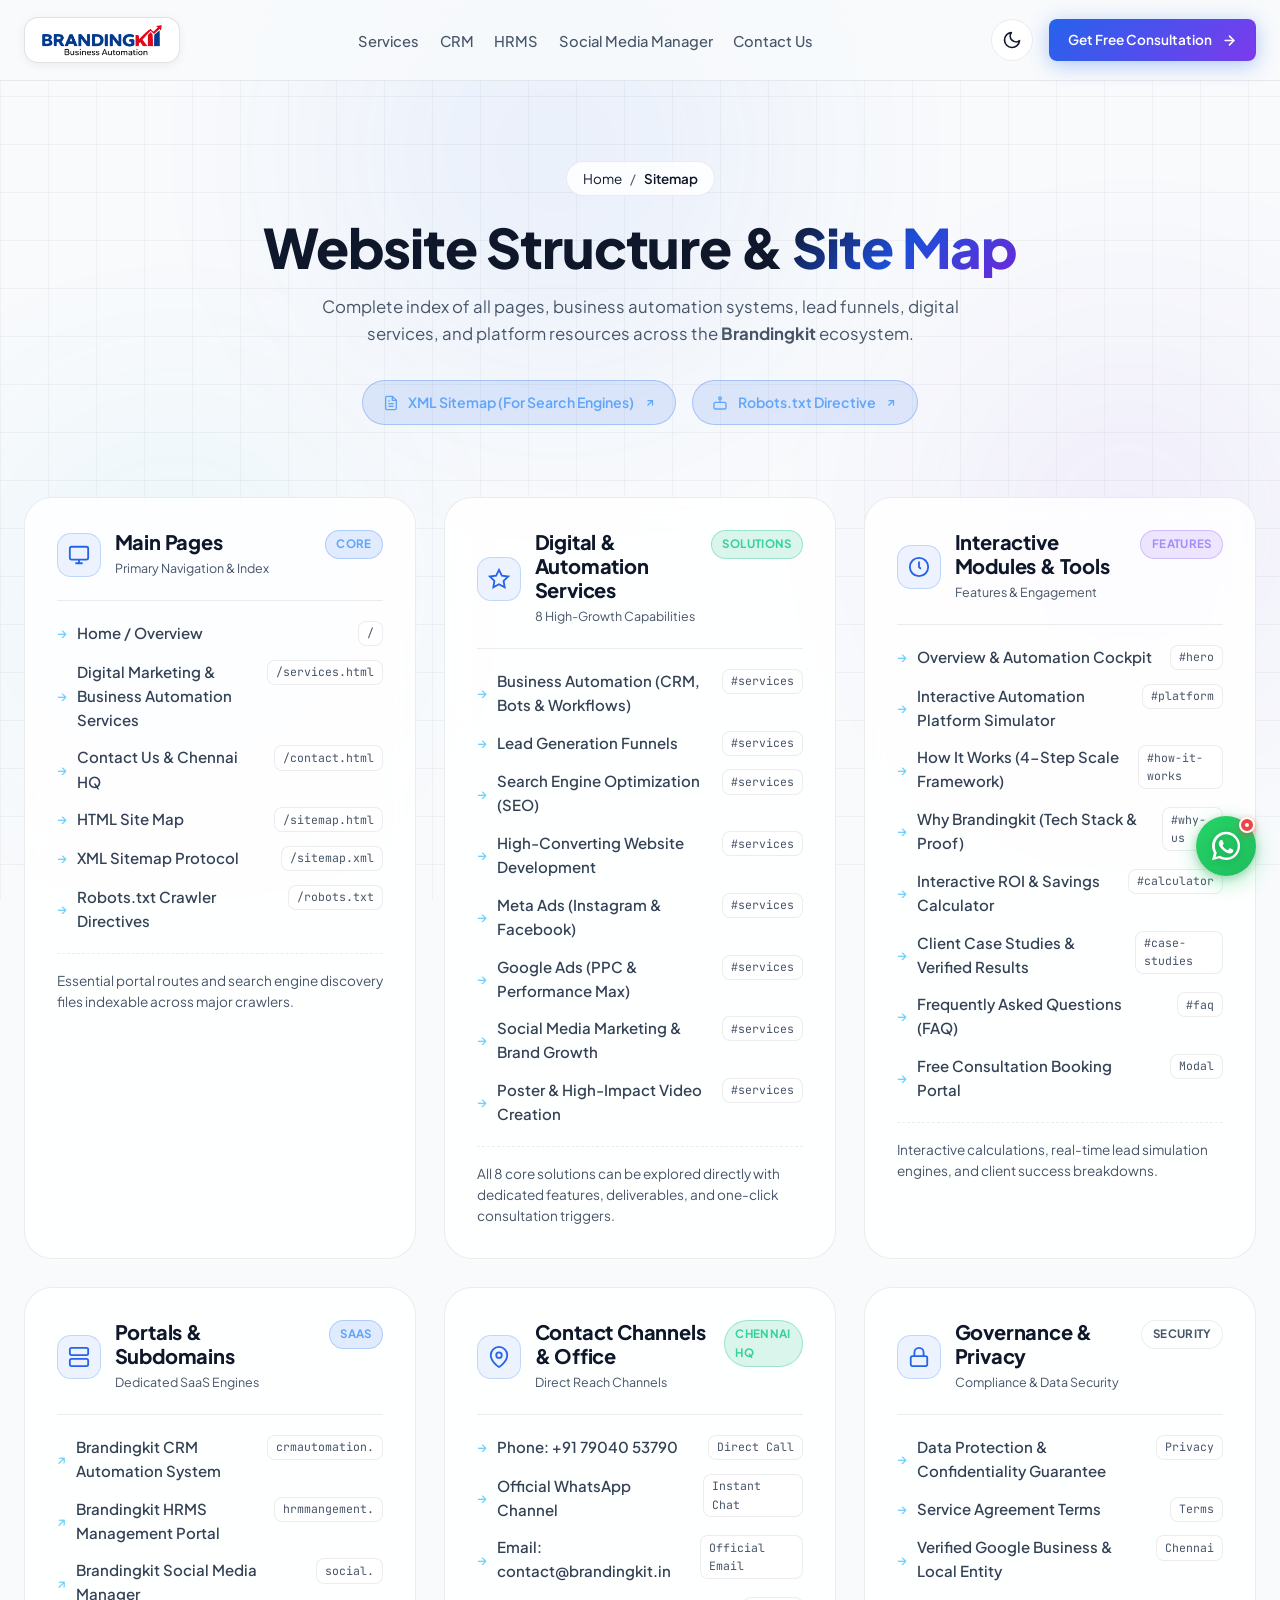
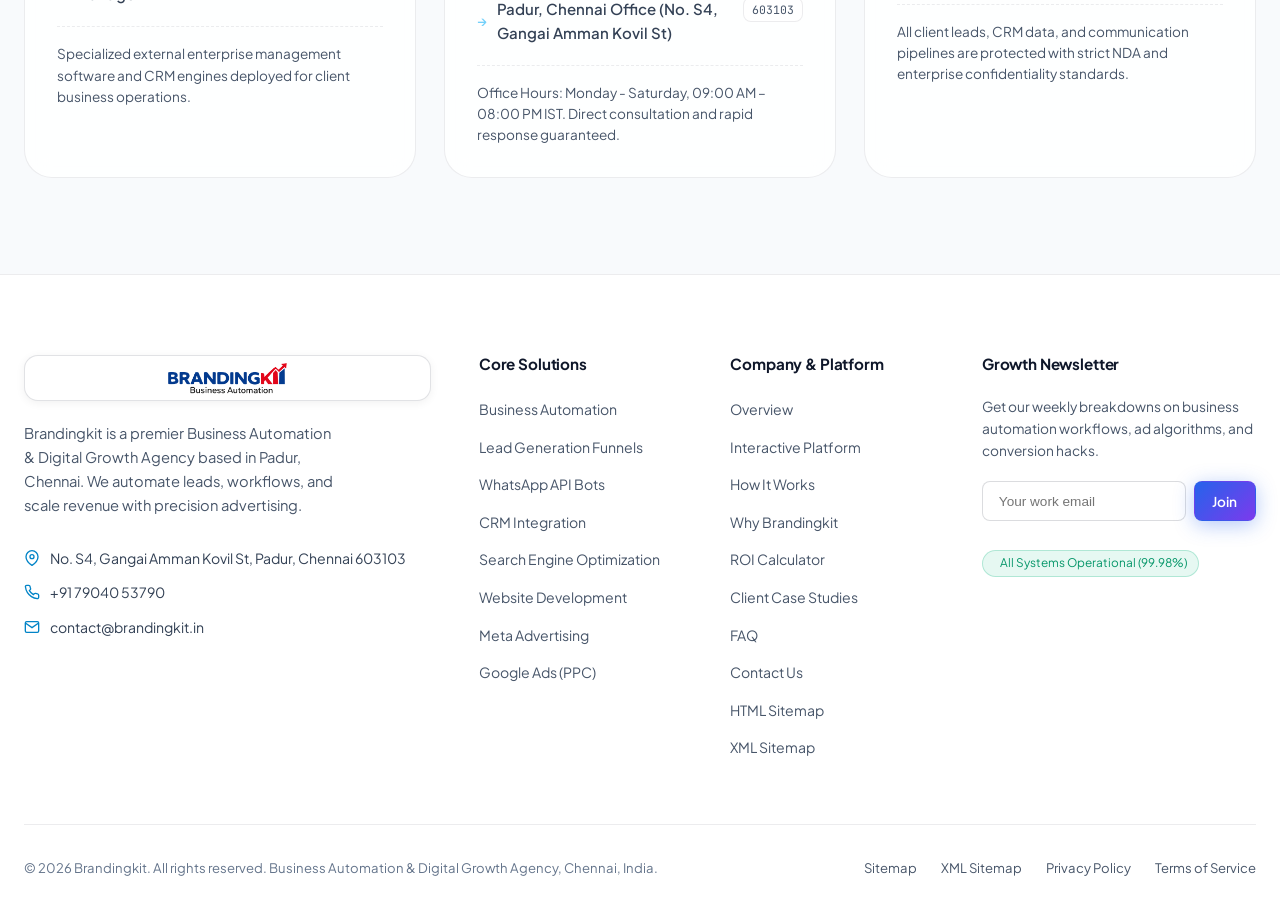
<file: sitemap.html>
<!DOCTYPE html>
<html lang="en">
<head>
  <meta charset="UTF-8">
  <meta name="viewport" content="width=device-width, initial-scale=1.0">
  <title>Sitemap | Brandingkit — Business Automation & Digital Growth Agency</title>
  <meta name="description" content="Explore the complete site map and architecture of Brandingkit. Discover our business automation workflows, lead generation funnels, CRM systems, SEO, and contact details in Chennai.">
  <meta name="keywords" content="Brandingkit Sitemap, Site Architecture, Business Automation Chennai, CRM Automation, WhatsApp Bots, Digital Marketing Agency Chennai">
  <meta name="author" content="Brandingkit">
  <meta name="google-site-verification" content="zHo-VV4v49tZgZojgL3mVEB0UYHeB3BVc17jDKDsxTc" />
  <link rel="canonical" href="https://brandingkit.in/sitemap.html">
  <link rel="sitemap" type="application/xml" title="Sitemap" href="https://brandingkit.in/sitemap.xml">

  <!-- Open Graph / Social Media -->
  <meta property="og:type" content="website">
  <meta property="og:url" content="https://brandingkit.in/sitemap.html">
  <meta property="og:title" content="Sitemap & Site Architecture | Brandingkit">
  <meta property="og:description" content="Complete directory of all pages, core automation services, and digital growth platforms by Brandingkit in Chennai, India.">
  <meta property="og:image" content="https://brandingkit.in/og-image.jpg">

  <!-- Google Fonts -->
  <link rel="preconnect" href="https://fonts.googleapis.com">
  <link rel="preconnect" href="https://fonts.gstatic.com" crossorigin>
  <link href="https://fonts.googleapis.com/css2?family=JetBrains+Mono:wght@400;600;700&family=Plus+Jakarta+Sans:wght@400;500;600;700;800;900&display=swap" rel="stylesheet">

  <!-- Stylesheet -->
  <link rel="stylesheet" href="styles.css?v=2">

  <!-- Schema.org BreadcrumbList -->
  <script type="application/ld+json">
  {
    "@context": "https://schema.org",
    "@type": "BreadcrumbList",
    "itemListElement": [
      {
        "@type": "ListItem",
        "position": 1,
        "name": "Home",
        "item": "https://brandingkit.in/"
      },
      {
        "@type": "ListItem",
        "position": 2,
        "name": "Sitemap",
        "item": "https://brandingkit.in/sitemap.html"
      }
    ]
  }
  </script>

  <!-- Theme Initialization Script (Prevents FOUC) -->
  <script>
    (function() {
      const savedTheme = localStorage.getItem('theme');
      const systemDark = window.matchMedia('(prefers-color-scheme: dark)').matches;
      const theme = savedTheme ? savedTheme : (systemDark ? 'dark' : 'light');
      document.documentElement.setAttribute('data-theme', theme);
    })();
  </script>

  <!-- Meta Pixel Code -->
  <script>
    !function(f,b,e,v,n,t,s)
    {if(f.fbq)return;n=f.fbq=function(){n.callMethod?
    n.callMethod.apply(n,arguments):n.queue.push(arguments)};
    if(!f._fbq)f._fbq=n;n.push=n;n.loaded=!0;n.version='2.0';
    n.queue=[];t=b.createElement(e);t.async=!0;
    t.src=v;s=b.getElementsByTagName(e)[0];
    s.parentNode.insertBefore(t,s)}(window, document,'script',
    'https://connect.facebook.net/en_US/fbevents.js');
    fbq('init', '1079980248184208');
    fbq('track', 'PageView');
  </script>
  <noscript><img height="1" width="1" style="display:none"
  src="https://www.facebook.com/tr?id=1079980248184208&ev=PageView&noscript=1"
  /></noscript>
  <!-- End Meta Pixel Code -->
</head>
<body>

  <!-- Ambient Light Orbs -->
  <div class="bg-ambient-lights" aria-hidden="true">
    <div class="ambient-orb orb-1"></div>
    <div class="ambient-orb orb-2"></div>
    <div class="ambient-orb orb-3"></div>
  </div>

  <!-- Background Grid -->
  <div class="bg-grid-overlay" aria-hidden="true"></div>

  <!-- ==========================================================================
       SITE HEADER
       ========================================================================== -->
  <header class="site-header">
    <div class="container nav-container">
      <!-- Logo -->
      <a href="index.html" class="brand-logo" aria-label="Brandingkit Business Automation">
        <div class="logo-image-wrap">
          <img src="logo.png" alt="Brandingkit Business Automation" class="brand-logo-img">
        </div>
      </a>

      <!-- Desktop Navigation -->
      <nav aria-label="Main Navigation">
        <ul class="nav-links">
          <li class="nav-item"><a href="services.html">Services</a></li>
          <li class="nav-item"><a href="https://crmautomation.brandingkit.in/" target="_blank" rel="noopener">CRM</a></li>
          <li class="nav-item"><a href="https://hrmmangement.brandingkit.in/" target="_blank" rel="noopener">HRMS</a></li>
          <li class="nav-item"><a href="https://social.brandingkit.in/" target="_blank" rel="noopener">Social Media Manager</a></li>
          <li class="nav-item"><a href="contact.html">Contact Us</a></li>
        </ul>
      </nav>

      <!-- Nav Actions -->
      <div class="nav-actions">
        <!-- Theme Toggle Button -->
        <button class="theme-toggle-btn" id="themeToggleBtn" aria-label="Toggle Light / Dark Theme" title="Toggle Light / Dark Mode">
          <svg class="sun-icon" width="20" height="20" viewBox="0 0 24 24" fill="none" stroke="currentColor" stroke-width="2" stroke-linecap="round" stroke-linejoin="round">
            <circle cx="12" cy="12" r="5"></circle>
            <line x1="12" y1="1" x2="12" y2="3"></line>
            <line x1="12" y1="21" x2="12" y2="23"></line>
            <line x1="4.22" y1="4.22" x2="5.64" y2="5.64"></line>
            <line x1="18.36" y1="18.36" x2="19.78" y2="19.78"></line>
            <line x1="1" y1="12" x2="3" y2="12"></line>
            <line x1="21" y1="12" x2="23" y2="12"></line>
            <line x1="4.22" y1="19.78" x2="5.64" y2="18.36"></line>
            <line x1="18.36" y1="5.64" x2="19.78" y2="4.22"></line>
          </svg>
          <svg class="moon-icon" width="20" height="20" viewBox="0 0 24 24" fill="none" stroke="currentColor" stroke-width="2" stroke-linecap="round" stroke-linejoin="round">
            <path d="M21 12.79A9 9 0 1 1 11.21 3 7 7 0 0 0 21 12.79z"></path>
          </svg>
        </button>

        <a href="#consultation" class="btn btn-primary btn-sm open-consultation-btn">
          <span>Get Free Consultation</span>
          <svg width="15" height="15" viewBox="0 0 24 24" fill="none" stroke="currentColor" stroke-width="2.5" stroke-linecap="round" stroke-linejoin="round">
            <line x1="5" y1="12" x2="19" y2="12"></line>
            <polyline points="12 5 19 12 12 19"></polyline>
          </svg>
        </a>

        <!-- Mobile Drawer Toggle -->
        <button class="mobile-menu-toggle" aria-label="Open Navigation Menu" aria-expanded="false">
          <svg width="24" height="24" viewBox="0 0 24 24" fill="none" stroke="currentColor" stroke-width="2" stroke-linecap="round" stroke-linejoin="round">
            <line x1="3" y1="12" x2="21" y2="12"></line>
            <line x1="3" y1="6" x2="21" y2="6"></line>
            <line x1="3" y1="18" x2="21" y2="18"></line>
          </svg>
        </button>
      </div>
    </div>
  </header>

  <!-- Mobile Drawer Menu -->
  <div class="mobile-nav-drawer" aria-label="Mobile Navigation Drawer">
    <ul class="mobile-drawer-links">
      <li><a href="services.html">Services</a></li>
      <li><a href="https://crmautomation.brandingkit.in/" target="_blank" rel="noopener">CRM Automation</a></li>
      <li><a href="https://hrmmangement.brandingkit.in/" target="_blank" rel="noopener">HRMS Management</a></li>
      <li><a href="https://social.brandingkit.in/" target="_blank" rel="noopener">Social Media Manager</a></li>
      <li><a href="contact.html">Contact Us</a></li>
      <li><a href="sitemap.html" class="active">Sitemap</a></li>
    </ul>
    <div>
      <button class="theme-toggle-btn mobile-theme-btn" aria-label="Toggle Light / Dark Theme">
        <svg class="sun-icon" width="20" height="20" viewBox="0 0 24 24" fill="none" stroke="currentColor" stroke-width="2" stroke-linecap="round" stroke-linejoin="round">
          <circle cx="12" cy="12" r="5"></circle>
          <line x1="12" y1="1" x2="12" y2="3"></line>
          <line x1="12" y1="21" x2="12" y2="23"></line>
          <line x1="4.22" y1="4.22" x2="5.64" y2="5.64"></line>
          <line x1="18.36" y1="18.36" x2="19.78" y2="19.78"></line>
          <line x1="1" y1="12" x2="3" y2="12"></line>
          <line x1="21" y1="12" x2="23" y2="12"></line>
          <line x1="4.22" y1="19.78" x2="5.64" y2="18.36"></line>
          <line x1="18.36" y1="5.64" x2="19.78" y2="4.22"></line>
        </svg>
        <svg class="moon-icon" width="20" height="20" viewBox="0 0 24 24" fill="none" stroke="currentColor" stroke-width="2" stroke-linecap="round" stroke-linejoin="round">
          <path d="M21 12.79A9 9 0 1 1 11.21 3 7 7 0 0 0 21 12.79z"></path>
        </svg>
        <span class="theme-toggle-text">Light Mode</span>
      </button>

      <a href="#consultation" class="btn btn-primary open-consultation-btn" style="width: 100%; margin-bottom: 1rem;">
        Get Free Consultation
      </a>
      <p style="font-size: 0.8rem; color: var(--text-muted); text-align: center;">
        📍 Chennai, Tamil Nadu, India • brandingkit.in
      </p>
    </div>
  </div>

  <main>
    <!-- ==========================================================================
         SITEMAP HERO SECTION
         ========================================================================== -->
    <section class="sitemap-hero">
      <div class="container">
        <!-- Breadcrumb -->
        <nav aria-label="Breadcrumb">
          <div class="sitemap-breadcrumb">
            <a href="index.html">Home</a>
            <span>/</span>
            <span style="color: var(--text-heading); font-weight: 600;">Sitemap</span>
          </div>
        </nav>

        <h1 class="sitemap-hero-title">
          Website Structure &amp; <span class="text-gradient">Site Map</span>
        </h1>

        <p class="sitemap-hero-desc">
          Complete index of all pages, business automation systems, lead funnels, digital services, and platform resources across the <strong>Brandingkit</strong> ecosystem.
        </p>

        <!-- Quick XML & Crawler Links -->
        <div class="sitemap-actions-row">
          <a href="sitemap.xml" target="_blank" rel="noopener" class="sitemap-xml-pill">
            <svg width="16" height="16" viewBox="0 0 24 24" fill="none" stroke="currentColor" stroke-width="2">
              <path d="M14 2H6a2 2 0 0 0-2 2v16a2 2 0 0 0 2 2h12a2 2 0 0 0 2-2V8z"></path>
              <polyline points="14 2 14 8 20 8"></polyline>
              <line x1="16" y1="13" x2="8" y2="13"></line>
              <line x1="16" y1="17" x2="8" y2="17"></line>
              <polyline points="10 9 9 9 8 9"></polyline>
            </svg>
            <span>XML Sitemap (For Search Engines)</span>
            <svg width="12" height="12" viewBox="0 0 24 24" fill="none" stroke="currentColor" stroke-width="2.5">
              <line x1="7" y1="17" x2="17" y2="7"></line>
              <polyline points="7 7 17 7 17 17"></polyline>
            </svg>
          </a>

          <a href="robots.txt" target="_blank" rel="noopener" class="sitemap-xml-pill">
            <svg width="16" height="16" viewBox="0 0 24 24" fill="none" stroke="currentColor" stroke-width="2">
              <rect x="3" y="11" width="18" height="10" rx="2"></rect>
              <circle cx="12" cy="5" r="2"></circle>
              <path d="M12 7v4"></path>
              <line x1="8" y1="16" x2="8" y2="16"></line>
              <line x1="16" y1="16" x2="16" y2="16"></line>
            </svg>
            <span>Robots.txt Directive</span>
            <svg width="12" height="12" viewBox="0 0 24 24" fill="none" stroke="currentColor" stroke-width="2.5">
              <line x1="7" y1="17" x2="17" y2="7"></line>
              <polyline points="7 7 17 7 17 17"></polyline>
            </svg>
          </a>
        </div>
      </div>
    </section>

    <!-- ==========================================================================
         SITEMAP DIRECTORY GRID
         ========================================================================== -->
    <section class="sitemap-grid-section">
      <div class="container">
        <div class="sitemap-cards-grid">

          <!-- Card 1: Core Web Pages -->
          <article class="sitemap-card">
            <div class="sitemap-card-header">
              <div class="sitemap-card-header-left">
                <div class="sitemap-icon-box">
                  <svg width="22" height="22" viewBox="0 0 24 24" fill="none" stroke="currentColor" stroke-width="2">
                    <rect x="2" y="3" width="20" height="14" rx="2" ry="2"></rect>
                    <line x1="8" y1="21" x2="16" y2="21"></line>
                    <line x1="12" y1="17" x2="12" y2="21"></line>
                  </svg>
                </div>
                <div>
                  <h2 class="sitemap-card-title">Main Pages</h2>
                  <span style="font-size: 0.78rem; color: var(--text-muted);">Primary Navigation &amp; Index</span>
                </div>
              </div>
              <span class="sitemap-card-badge badge-blue">Core</span>
            </div>

            <ul class="sitemap-links-list">
              <li class="sitemap-link-item">
                <a href="index.html" class="sitemap-link">
                  <span class="sitemap-link-arrow">→</span>
                  <span>Home / Overview</span>
                </a>
                <span class="sitemap-link-tag">/</span>
              </li>
              <li class="sitemap-link-item">
                <a href="services.html" class="sitemap-link">
                  <span class="sitemap-link-arrow">→</span>
                  <span>Digital Marketing &amp; Business Automation Services</span>
                </a>
                <span class="sitemap-link-tag">/services.html</span>
              </li>
              <li class="sitemap-link-item">
                <a href="contact.html" class="sitemap-link">
                  <span class="sitemap-link-arrow">→</span>
                  <span>Contact Us &amp; Chennai HQ</span>
                </a>
                <span class="sitemap-link-tag">/contact.html</span>
              </li>
              <li class="sitemap-link-item">
                <a href="sitemap.html" class="sitemap-link">
                  <span class="sitemap-link-arrow">→</span>
                  <span>HTML Site Map</span>
                </a>
                <span class="sitemap-link-tag">/sitemap.html</span>
              </li>
              <li class="sitemap-link-item">
                <a href="sitemap.xml" target="_blank" class="sitemap-link">
                  <span class="sitemap-link-arrow">→</span>
                  <span>XML Sitemap Protocol</span>
                </a>
                <span class="sitemap-link-tag">/sitemap.xml</span>
              </li>
              <li class="sitemap-link-item">
                <a href="robots.txt" target="_blank" class="sitemap-link">
                  <span class="sitemap-link-arrow">→</span>
                  <span>Robots.txt Crawler Directives</span>
                </a>
                <span class="sitemap-link-tag">/robots.txt</span>
              </li>
            </ul>

            <p class="sitemap-card-desc">
              Essential portal routes and search engine discovery files indexable across major crawlers.
            </p>
          </article>

          <!-- Card 2: 8 Core Services -->
          <article class="sitemap-card">
            <div class="sitemap-card-header">
              <div class="sitemap-card-header-left">
                <div class="sitemap-icon-box">
                  <svg width="22" height="22" viewBox="0 0 24 24" fill="none" stroke="currentColor" stroke-width="2">
                    <polygon points="12 2 15.09 8.26 22 9.27 17 14.14 18.18 21.02 12 17.77 5.82 21.02 7 14.14 2 9.27 8.91 8.26 12 2"></polygon>
                  </svg>
                </div>
                <div>
                  <h2 class="sitemap-card-title">Digital &amp; Automation Services</h2>
                  <span style="font-size: 0.78rem; color: var(--text-muted);">8 High-Growth Capabilities</span>
                </div>
              </div>
              <span class="sitemap-card-badge badge-emerald">Solutions</span>
            </div>

            <ul class="sitemap-links-list">
              <li class="sitemap-link-item">
                <a href="index.html#services" class="sitemap-link">
                  <span class="sitemap-link-arrow">→</span>
                  <span>Business Automation (CRM, Bots &amp; Workflows)</span>
                </a>
                <span class="sitemap-link-tag">#services</span>
              </li>
              <li class="sitemap-link-item">
                <a href="index.html#services" class="sitemap-link">
                  <span class="sitemap-link-arrow">→</span>
                  <span>Lead Generation Funnels</span>
                </a>
                <span class="sitemap-link-tag">#services</span>
              </li>
              <li class="sitemap-link-item">
                <a href="index.html#services" class="sitemap-link">
                  <span class="sitemap-link-arrow">→</span>
                  <span>Search Engine Optimization (SEO)</span>
                </a>
                <span class="sitemap-link-tag">#services</span>
              </li>
              <li class="sitemap-link-item">
                <a href="index.html#services" class="sitemap-link">
                  <span class="sitemap-link-arrow">→</span>
                  <span>High-Converting Website Development</span>
                </a>
                <span class="sitemap-link-tag">#services</span>
              </li>
              <li class="sitemap-link-item">
                <a href="index.html#services" class="sitemap-link">
                  <span class="sitemap-link-arrow">→</span>
                  <span>Meta Ads (Instagram &amp; Facebook)</span>
                </a>
                <span class="sitemap-link-tag">#services</span>
              </li>
              <li class="sitemap-link-item">
                <a href="index.html#services" class="sitemap-link">
                  <span class="sitemap-link-arrow">→</span>
                  <span>Google Ads (PPC &amp; Performance Max)</span>
                </a>
                <span class="sitemap-link-tag">#services</span>
              </li>
              <li class="sitemap-link-item">
                <a href="index.html#services" class="sitemap-link">
                  <span class="sitemap-link-arrow">→</span>
                  <span>Social Media Marketing &amp; Brand Growth</span>
                </a>
                <span class="sitemap-link-tag">#services</span>
              </li>
              <li class="sitemap-link-item">
                <a href="index.html#services" class="sitemap-link">
                  <span class="sitemap-link-arrow">→</span>
                  <span>Poster &amp; High-Impact Video Creation</span>
                </a>
                <span class="sitemap-link-tag">#services</span>
              </li>
            </ul>

            <p class="sitemap-card-desc">
              All 8 core solutions can be explored directly with dedicated features, deliverables, and one-click consultation triggers.
            </p>
          </article>

          <!-- Card 3: Interactive Platform & Features -->
          <article class="sitemap-card">
            <div class="sitemap-card-header">
              <div class="sitemap-card-header-left">
                <div class="sitemap-icon-box">
                  <svg width="22" height="22" viewBox="0 0 24 24" fill="none" stroke="currentColor" stroke-width="2">
                    <circle cx="12" cy="12" r="10"></circle>
                    <polyline points="12 6 12 12 14 14"></polyline>
                  </svg>
                </div>
                <div>
                  <h2 class="sitemap-card-title">Interactive Modules &amp; Tools</h2>
                  <span style="font-size: 0.78rem; color: var(--text-muted);">Features &amp; Engagement</span>
                </div>
              </div>
              <span class="sitemap-card-badge badge-purple">Features</span>
            </div>

            <ul class="sitemap-links-list">
              <li class="sitemap-link-item">
                <a href="index.html#hero" class="sitemap-link">
                  <span class="sitemap-link-arrow">→</span>
                  <span>Overview &amp; Automation Cockpit</span>
                </a>
                <span class="sitemap-link-tag">#hero</span>
              </li>
              <li class="sitemap-link-item">
                <a href="index.html#platform" class="sitemap-link">
                  <span class="sitemap-link-arrow">→</span>
                  <span>Interactive Automation Platform Simulator</span>
                </a>
                <span class="sitemap-link-tag">#platform</span>
              </li>
              <li class="sitemap-link-item">
                <a href="index.html#how-it-works" class="sitemap-link">
                  <span class="sitemap-link-arrow">→</span>
                  <span>How It Works (4-Step Scale Framework)</span>
                </a>
                <span class="sitemap-link-tag">#how-it-works</span>
              </li>
              <li class="sitemap-link-item">
                <a href="index.html#why-us" class="sitemap-link">
                  <span class="sitemap-link-arrow">→</span>
                  <span>Why Brandingkit (Tech Stack &amp; Proof)</span>
                </a>
                <span class="sitemap-link-tag">#why-us</span>
              </li>
              <li class="sitemap-link-item">
                <a href="index.html#calculator" class="sitemap-link">
                  <span class="sitemap-link-arrow">→</span>
                  <span>Interactive ROI &amp; Savings Calculator</span>
                </a>
                <span class="sitemap-link-tag">#calculator</span>
              </li>
              <li class="sitemap-link-item">
                <a href="index.html#case-studies" class="sitemap-link">
                  <span class="sitemap-link-arrow">→</span>
                  <span>Client Case Studies &amp; Verified Results</span>
                </a>
                <span class="sitemap-link-tag">#case-studies</span>
              </li>
              <li class="sitemap-link-item">
                <a href="index.html#faq" class="sitemap-link">
                  <span class="sitemap-link-arrow">→</span>
                  <span>Frequently Asked Questions (FAQ)</span>
                </a>
                <span class="sitemap-link-tag">#faq</span>
              </li>
              <li class="sitemap-link-item">
                <a href="#consultation" class="sitemap-link open-consultation-btn">
                  <span class="sitemap-link-arrow">→</span>
                  <span>Free Consultation Booking Portal</span>
                </a>
                <span class="sitemap-link-tag">Modal</span>
              </li>
            </ul>

            <p class="sitemap-card-desc">
              Interactive calculations, real-time lead simulation engines, and client success breakdowns.
            </p>
          </article>

          <!-- Card 4: Software Platforms (Subdomains) -->
          <article class="sitemap-card">
            <div class="sitemap-card-header">
              <div class="sitemap-card-header-left">
                <div class="sitemap-icon-box">
                  <svg width="22" height="22" viewBox="0 0 24 24" fill="none" stroke="currentColor" stroke-width="2">
                    <rect x="2" y="2" width="20" height="8" rx="2" ry="2"></rect>
                    <rect x="2" y="14" width="20" height="8" rx="2" ry="2"></rect>
                    <line x1="6" y1="6" x2="6.01" y2="6"></line>
                    <line x1="6" y1="18" x2="6.01" y2="18"></line>
                  </svg>
                </div>
                <div>
                  <h2 class="sitemap-card-title">Portals &amp; Subdomains</h2>
                  <span style="font-size: 0.78rem; color: var(--text-muted);">Dedicated SaaS Engines</span>
                </div>
              </div>
              <span class="sitemap-card-badge badge-blue">SaaS</span>
            </div>

            <ul class="sitemap-links-list">
              <li class="sitemap-link-item">
                <a href="https://crmautomation.brandingkit.in/" target="_blank" rel="noopener" class="sitemap-link">
                  <span class="sitemap-link-arrow">↗</span>
                  <span>Brandingkit CRM Automation System</span>
                </a>
                <span class="sitemap-link-tag">crmautomation.</span>
              </li>
              <li class="sitemap-link-item">
                <a href="https://hrmmangement.brandingkit.in/" target="_blank" rel="noopener" class="sitemap-link">
                  <span class="sitemap-link-arrow">↗</span>
                  <span>Brandingkit HRMS Management Portal</span>
                </a>
                <span class="sitemap-link-tag">hrmmangement.</span>
              </li>
              <li class="sitemap-link-item">
                <a href="https://social.brandingkit.in/" target="_blank" rel="noopener" class="sitemap-link">
                  <span class="sitemap-link-arrow">↗</span>
                  <span>Brandingkit Social Media Manager</span>
                </a>
                <span class="sitemap-link-tag">social.</span>
              </li>
            </ul>

            <p class="sitemap-card-desc">
              Specialized external enterprise management software and CRM engines deployed for client business operations.
            </p>
          </article>

          <!-- Card 5: Contact, Location & Support -->
          <article class="sitemap-card">
            <div class="sitemap-card-header">
              <div class="sitemap-card-header-left">
                <div class="sitemap-icon-box">
                  <svg width="22" height="22" viewBox="0 0 24 24" fill="none" stroke="currentColor" stroke-width="2">
                    <path d="M21 10c0 7-9 13-9 13s-9-6-9-13a9 9 0 0 1 18 0z"></path>
                    <circle cx="12" cy="10" r="3"></circle>
                  </svg>
                </div>
                <div>
                  <h2 class="sitemap-card-title">Contact Channels &amp; Office</h2>
                  <span style="font-size: 0.78rem; color: var(--text-muted);">Direct Reach Channels</span>
                </div>
              </div>
              <span class="sitemap-card-badge badge-emerald">Chennai HQ</span>
            </div>

            <ul class="sitemap-links-list">
              <li class="sitemap-link-item">
                <a href="tel:+917904053790" class="sitemap-link">
                  <span class="sitemap-link-arrow">→</span>
                  <span>Phone: +91 79040 53790</span>
                </a>
                <span class="sitemap-link-tag">Direct Call</span>
              </li>
              <li class="sitemap-link-item">
                <a href="https://wa.me/917904053790?text=Hi%20Brandingkit%20team%2C%20I%20would%20like%20to%20inquire%20about%20your%20services" target="_blank" rel="noopener noreferrer" class="sitemap-link">
                  <span class="sitemap-link-arrow">→</span>
                  <span>Official WhatsApp Channel</span>
                </a>
                <span class="sitemap-link-tag">Instant Chat</span>
              </li>
              <li class="sitemap-link-item">
                <a href="mailto:contact@brandingkit.in" class="sitemap-link">
                  <span class="sitemap-link-arrow">→</span>
                  <span>Email: contact@brandingkit.in</span>
                </a>
                <span class="sitemap-link-tag">Official Email</span>
              </li>
              <li class="sitemap-link-item">
                <a href="contact.html#officeLocation" class="sitemap-link">
                  <span class="sitemap-link-arrow">→</span>
                  <span>Padur, Chennai Office (No. S4, Gangai Amman Kovil St)</span>
                </a>
                <span class="sitemap-link-tag">603103</span>
              </li>
            </ul>

            <p class="sitemap-card-desc">
              Office Hours: Monday - Saturday, 09:00 AM – 08:00 PM IST. Direct consultation and rapid response guaranteed.
            </p>
          </article>

          <!-- Card 6: Legal & Compliance -->
          <article class="sitemap-card">
            <div class="sitemap-card-header">
              <div class="sitemap-card-header-left">
                <div class="sitemap-icon-box">
                  <svg width="22" height="22" viewBox="0 0 24 24" fill="none" stroke="currentColor" stroke-width="2">
                    <rect x="3" y="11" width="18" height="11" rx="2" ry="2"></rect>
                    <path d="M7 11V7a5 5 0 0 1 10 0v4"></path>
                  </svg>
                </div>
                <div>
                  <h2 class="sitemap-card-title">Governance &amp; Privacy</h2>
                  <span style="font-size: 0.78rem; color: var(--text-muted);">Compliance &amp; Data Security</span>
                </div>
              </div>
              <span class="sitemap-card-badge">Security</span>
            </div>

            <ul class="sitemap-links-list">
              <li class="sitemap-link-item">
                <a href="contact.html" class="sitemap-link">
                  <span class="sitemap-link-arrow">→</span>
                  <span>Data Protection &amp; Confidentiality Guarantee</span>
                </a>
                <span class="sitemap-link-tag">Privacy</span>
              </li>
              <li class="sitemap-link-item">
                <a href="contact.html" class="sitemap-link">
                  <span class="sitemap-link-arrow">→</span>
                  <span>Service Agreement Terms</span>
                </a>
                <span class="sitemap-link-tag">Terms</span>
              </li>
              <li class="sitemap-link-item">
                <a href="https://brandingkit.in/" class="sitemap-link">
                  <span class="sitemap-link-arrow">→</span>
                  <span>Verified Google Business &amp; Local Entity</span>
                </a>
                <span class="sitemap-link-tag">Chennai</span>
              </li>
            </ul>

            <p class="sitemap-card-desc">
              All client leads, CRM data, and communication pipelines are protected with strict NDA and enterprise confidentiality standards.
            </p>
          </article>

        </div>
      </div>
    </section>
  </main>

  <!-- ==========================================================================
       SITE FOOTER
       ========================================================================== -->
  <footer class="site-footer">
    <div class="container">
      <div class="footer-top-grid">

        <!-- Brand Col -->
        <div class="footer-brand-col">
          <div class="logo-image-wrap">
            <img src="logo.png" alt="Brandingkit Business Automation" class="brand-logo-img">
          </div>
          <p>
            Brandingkit is a premier Business Automation &amp; Digital Growth Agency based in Padur, Chennai. We automate leads, workflows, and scale revenue with precision advertising.
          </p>
          <div class="footer-contact-details">
            <div class="footer-contact-item">
              <svg viewBox="0 0 24 24" fill="none" stroke="currentColor" stroke-width="2">
                <path d="M21 10c0 7-9 13-9 13s-9-6-9-13a9 9 0 0 1 18 0z"/>
                <circle cx="12" cy="10" r="3"/>
              </svg>
              <span>No. S4, Gangai Amman Kovil St, Padur, Chennai 603103</span>
            </div>
            <div class="footer-contact-item">
              <svg viewBox="0 0 24 24" fill="none" stroke="currentColor" stroke-width="2">
                <path d="M22 16.92v3a2 2 0 0 1-2.18 2 19.79 19.79 0 0 1-8.63-3.07 19.5 19.5 0 0 1-6-6 19.79 19.79 0 0 1-3.07-8.67A2 2 0 0 1 4.11 2h3a2 2 0 0 1 2 1.72 12.84 12.84 0 0 0 .7 2.81 2 2 0 0 1-.45 2.11L8.09 9.91a16 16 0 0 0 6 6l1.27-1.27a2 2 0 0 1 2.11-.45 12.84 12.84 0 0 0 2.81.7A2 2 0 0 1 22 16.92z"/>
              </svg>
              <a href="tel:+917904053790" style="color: inherit; text-decoration: none;">+91 79040 53790</a>
            </div>
            <div class="footer-contact-item">
              <svg viewBox="0 0 24 24" fill="none" stroke="currentColor" stroke-width="2">
                <path d="M4 4h16c1.1 0 2 .9 2 2v12c0 1.1-.9 2-2 2H4c-1.1 0-2-.9-2-2V6c0-1.1.9-2 2-2z"/>
                <polyline points="22,6 12,13 2,6"/>
              </svg>
              <a href="mailto:contact@brandingkit.in" style="color: inherit; text-decoration: none;">contact@brandingkit.in</a>
            </div>
          </div>
        </div>

        <!-- Solutions Links -->
        <div class="footer-links-col">
          <h5>Core Solutions</h5>
          <ul class="footer-nav-list">
            <li><a href="index.html#services">Business Automation</a></li>
            <li><a href="index.html#services">Lead Generation Funnels</a></li>
            <li><a href="index.html#services">WhatsApp API Bots</a></li>
            <li><a href="index.html#services">CRM Integration</a></li>
            <li><a href="index.html#services">Search Engine Optimization</a></li>
            <li><a href="index.html#services">Website Development</a></li>
            <li><a href="index.html#services">Meta Advertising</a></li>
            <li><a href="index.html#services">Google Ads (PPC)</a></li>
          </ul>
        </div>

        <!-- Quick Navigation -->
        <div class="footer-links-col">
          <h5>Company &amp; Platform</h5>
          <ul class="footer-nav-list">
            <li><a href="index.html#hero">Overview</a></li>
            <li><a href="index.html#platform">Interactive Platform</a></li>
            <li><a href="index.html#how-it-works">How It Works</a></li>
            <li><a href="index.html#why-us">Why Brandingkit</a></li>
            <li><a href="index.html#calculator">ROI Calculator</a></li>
            <li><a href="index.html#case-studies">Client Case Studies</a></li>
            <li><a href="index.html#faq">FAQ</a></li>
            <li><a href="contact.html">Contact Us</a></li>
            <li><a href="sitemap.html">HTML Sitemap</a></li>
            <li><a href="sitemap.xml" target="_blank">XML Sitemap</a></li>
          </ul>
        </div>

        <!-- Newsletter & Updates -->
        <div class="footer-newsletter-col">
          <h5>Growth Newsletter</h5>
          <p>Get our weekly breakdowns on business automation workflows, ad algorithms, and conversion hacks.</p>
          <form class="newsletter-form" onsubmit="event.preventDefault(); alert('Subscribed to Brandingkit Growth Insights!');">
            <input type="email" placeholder="Your work email" class="newsletter-input" required>
            <button type="submit" class="btn btn-primary btn-sm">Join</button>
          </form>
          <div style="margin-top: 1.5rem;">
            <span class="footer-status-pill">
              <span class="live-dot"></span>
              <span>All Systems Operational (99.98%)</span>
            </span>
          </div>
        </div>

      </div>

      <!-- Footer Bottom -->
      <div class="footer-bottom-bar">
        <div>
          © 2026 Brandingkit. All rights reserved. Business Automation &amp; Digital Growth Agency, Chennai, India.
        </div>
        <div style="display: flex; gap: 1.5rem;">
          <a href="sitemap.html" style="color: var(--text-muted); text-decoration: none;">Sitemap</a>
          <a href="sitemap.xml" target="_blank" style="color: var(--text-muted); text-decoration: none;">XML Sitemap</a>
          <a href="#" style="color: var(--text-muted); text-decoration: none;">Privacy Policy</a>
          <a href="#" style="color: var(--text-muted); text-decoration: none;">Terms of Service</a>
        </div>
      </div>

    </div>
  </footer>

  <!-- ==========================================================================
       INTERACTIVE CONSULTATION MODAL
       ========================================================================== -->
  <div class="modal-overlay" id="consultationModal" role="dialog" aria-modal="true" aria-labelledby="modalTitle">
    <div class="modal-container">
      
      <div class="modal-header-bar">
        <div>
          <h3 id="modalTitle">Request Free Growth Consultation</h3>
          <p style="font-size: 0.78rem; color: var(--text-muted); margin-top: 0.2rem;">
            Direct consultation with a senior automation architect from Chennai HQ.
          </p>
        </div>
        <button class="modal-close-btn" aria-label="Close Modal">
          <svg width="20" height="20" viewBox="0 0 24 24" fill="none" stroke="currentColor" stroke-width="2.5">
            <line x1="18" y1="6" x2="6" y2="18"></line>
            <line x1="6" y1="6" x2="18" y2="18"></line>
          </svg>
        </button>
      </div>

      <form class="modal-body-form" id="consultationForm">
        
        <div class="form-group-row">
          <div class="form-field">
            <label for="consultName">Your Name *</label>
            <input type="text" id="consultName" placeholder="e.g. Karthik Raman" required>
          </div>
          <div class="form-field">
            <label for="consultPhone">WhatsApp / Mobile Number *</label>
            <input type="tel" id="consultPhone" placeholder="+91 79040 XXXXX" required>
          </div>
        </div>

        <div class="form-group-row">
          <div class="form-field">
            <label for="consultCompany">Company / Business Name *</label>
            <input type="text" id="consultCompany" placeholder="e.g. Apex Enterprises" required>
          </div>
          <div class="form-field">
            <label for="consultCity">City / Location</label>
            <input type="text" id="consultCity" placeholder="e.g. Chennai, Coimbatore, Bangalore" value="Chennai">
          </div>
        </div>

        <div class="form-field">
          <label>Select Solutions Needed (Click to toggle):</label>
          <div class="service-selector-checkboxes">
            <label class="custom-checkbox-pill">
              <input type="checkbox" name="services" value="Business Automation" checked>
              <span>⚙️ Business Automation</span>
            </label>
            <label class="custom-checkbox-pill">
              <input type="checkbox" name="services" value="Lead Generation">
              <span>🎯 Lead Generation</span>
            </label>
            <label class="custom-checkbox-pill">
              <input type="checkbox" name="services" value="WhatsApp Automation">
              <span>💬 WhatsApp Automation</span>
            </label>
            <label class="custom-checkbox-pill">
              <input type="checkbox" name="services" value="CRM Integration">
              <span>👥 CRM Integration</span>
            </label>
            <label class="custom-checkbox-pill">
              <input type="checkbox" name="services" value="SEO">
              <span>🔍 SEO (Google Rank)</span>
            </label>
            <label class="custom-checkbox-pill">
              <input type="checkbox" name="services" value="Website Development">
              <span>💻 Website Development</span>
            </label>
            <label class="custom-checkbox-pill">
              <input type="checkbox" name="services" value="Meta Ads">
              <span>📱 Meta Ads (FB &amp; Insta)</span>
            </label>
            <label class="custom-checkbox-pill">
              <input type="checkbox" name="services" value="Google Ads">
              <span>📈 Google Ads (PPC)</span>
            </label>
          </div>
        </div>

        <div class="form-field">
          <label for="consultMsg">Briefly describe your current business challenge or goals:</label>
          <textarea id="consultMsg" rows="3" placeholder="e.g. We get 100+ leads weekly but our team takes too long to follow up. We need WhatsApp automation and a modern website..."></textarea>
        </div>

        <button type="submit" class="btn btn-primary" style="width: 100%; padding: 0.95rem; font-size: 1rem;">
          <span>Submit Request &amp; Connect on WhatsApp</span>
          <svg width="18" height="18" viewBox="0 0 24 24" fill="none" stroke="currentColor" stroke-width="2.5">
            <line x1="5" y1="12" x2="19" y2="12"></line>
            <polyline points="12 5 19 12 12 19"></polyline>
          </svg>
        </button>

        <p style="font-size: 0.72rem; color: var(--text-subtle); text-align: center;">
          🔒 Your details are 100% confidential. No spam, ever. Response guaranteed within 15 minutes during business hours.
        </p>

      </form>

    </div>
  </div>

  <!-- Toast Notification -->
  <div class="toast-notice" id="toastNotice" role="alert">
    <svg width="22" height="22" viewBox="0 0 24 24" fill="none" stroke="#10b981" stroke-width="2.5">
      <path d="M22 11.08V12a10 10 0 1 1-5.93-9.14"></path>
      <polyline points="22 4 12 14.01 9 11.01"></polyline>
    </svg>
    <span class="toast-msg">Thank you! Your request has been dispatched to our Chennai team.</span>
  </div>

  <!-- Floating WhatsApp Quick Connect Button (AiSensy Style - Bottom Right Corner) -->
  <aside class="whatsapp-float-widget" aria-label="Direct WhatsApp Contact">
    <a href="https://wa.me/917904053790?text=Hi%20Brandingkit%20team%2C%20I%20would%20like%20to%20inquire%20about%20your%20business%20automation%20and%20growth%20services."
       id="whatsappFloatBtn"
       class="whatsapp-float-btn"
       target="_blank"
       rel="noopener noreferrer"
       aria-label="Chat on WhatsApp with Brandingkit (+91 79040 53790)"
       title="Chat with us on WhatsApp (+91 79040 53790)">
      
      <!-- Red notification unread badge dot with white center (AiSensy style) -->
      <span class="wa-unread-badge" aria-hidden="true">
        <span class="wa-unread-dot"></span>
      </span>

      <!-- Official WhatsApp SVG Icon -->
      <svg class="wa-icon" viewBox="0 0 24 24" width="34" height="34" fill="#ffffff" aria-hidden="true">
        <path fill-rule="evenodd" clip-rule="evenodd" d="M12.04 2C6.58 2 2.13 6.45 2.13 11.91C2.13 13.66 2.59 15.36 3.45 16.86L2.05 22L7.3 20.63C8.75 21.41 10.38 21.83 12.04 21.83C17.5 21.83 21.95 17.38 21.95 11.92C21.95 9.27 20.92 6.78 19.05 4.91C17.18 3.04 14.69 2 12.04 2ZM12.04 3.67C14.24 3.67 16.31 4.53 17.87 6.09C19.42 7.64 20.28 9.72 20.28 11.92C20.28 16.46 16.58 20.16 12.04 20.16C10.64 20.16 9.27 19.8 8.07 19.12L7.76 18.94L4.65 19.76L5.48 16.73L5.28 16.41C4.54 15.22 4.14 13.58 4.14 11.91C4.14 7.37 7.84 3.67 12.04 3.67ZM16.63 14.46C16.38 14.33 15.15 13.73 14.92 13.64C14.69 13.56 14.53 13.52 14.36 13.77C14.19 14.02 13.71 14.59 13.56 14.76C13.41 14.93 13.27 14.95 13.02 14.82C12.77 14.7 11.96 14.43 11 13.57C10.25 12.9 9.75 12.07 9.6 11.82C9.45 11.57 9.58 11.44 9.71 11.31C9.82 11.2 9.96 11.02 10.08 10.87C10.21 10.72 10.25 10.62 10.33 10.45C10.42 10.28 10.37 10.14 10.31 10.01C10.24 9.88 9.75 8.68 9.54 8.18C9.34 7.69 9.13 7.76 8.98 7.75C8.83 7.74 8.67 7.74 8.5 7.74C8.33 7.74 8.06 7.8 7.83 8.05C7.6 8.3 6.95 8.91 6.95 10.15C6.95 11.39 7.85 12.58 7.98 12.75C8.1 12.92 9.75 15.46 12.27 16.55C12.87 16.81 13.34 16.97 13.7 17.08C14.31 17.28 14.86 17.25 15.29 17.18C15.78 17.11 16.79 16.57 17 15.98C17.21 15.39 17.21 14.89 17.15 14.78C17.08 14.67 16.88 14.59 16.63 14.46Z"/>
      </svg>

      <!-- Tooltip -->
      <span class="wa-float-tooltip">
        <span class="wa-tooltip-title">Chat with us 👋</span>
        <span class="wa-tooltip-subtitle">Instant reply on WhatsApp (+91 79040 53790)</span>
      </span>
    </a>
  </aside>

  <!-- Scripts -->
  <script src="script.js?v=2"></script>
</body>
</html>
</file>
<file: styles.css>
/* ==========================================================================
   BRANDINGKIT — Premium Business Automation & Digital Growth Agency
   Design System & Modern SaaS Stylesheet
   ========================================================================== */

:root {
  /* Theme Colors (Default Dark) */
  --bg-dark: #07090e;
  --bg-dark-secondary: #0c101a;
  --bg-card: rgba(15, 23, 42, 0.7);
  --bg-card-hover: rgba(22, 33, 58, 0.85);
  --bg-card-border: rgba(255, 255, 255, 0.08);
  --bg-card-border-glow: rgba(59, 130, 246, 0.4);
  
  --text-main: #f8fafc;
  --text-muted: #94a3b8;
  --text-subtle: #64748b;
  --text-heading: #ffffff;
  --text-body-bright: #cbd5e1;
  --text-inverse: #090d16;

  --header-bg: rgba(7, 9, 14, 0.75);
  --header-scrolled-bg: rgba(7, 9, 14, 0.92);
  --header-border: rgba(255, 255, 255, 0.06);

  --bg-grid-color: rgba(255, 255, 255, 0.02);

  /* Accent Gradients & Colors */
  --primary: #2563eb;
  --primary-glow: #3b82f6;
  --purple: #8b5cf6;
  --purple-glow: #a855f7;
  --cyan: #06b6d4;
  --cyan-glow: #22d3ee;
  --emerald: #10b981;
  --amber: #f59e0b;
  --rose: #f43f5e;

  /* Gradients */
  --grad-primary: linear-gradient(135deg, #2563eb 0%, #7c3aed 100%);
  --grad-accent: linear-gradient(135deg, #06b6d4 0%, #3b82f6 50%, #8b5cf6 100%);
  --grad-glow: linear-gradient(135deg, rgba(37,99,235,0.2) 0%, rgba(139,92,246,0.2) 100%);
  --grad-text: linear-gradient(135deg, #ffffff 20%, #93c5fd 60%, #c4b5fd 100%);
  --grad-border: linear-gradient(135deg, rgba(59,130,246,0.6), rgba(139,92,246,0.6));
  --grad-dark-section: linear-gradient(180deg, #07090e 0%, #0d121f 50%, #07090e 100%);

  /* Dashboard, cards, inputs */
  --dash-frame-bg: linear-gradient(180deg, rgba(30, 41, 59, 0.95) 0%, rgba(15, 23, 42, 0.98) 100%);
  --window-bar-bg: rgba(10, 15, 29, 0.8);
  --mini-stat-bg: rgba(255, 255, 255, 0.03);
  --mini-stat-hover: rgba(255, 255, 255, 0.05);
  --feed-card-bg: rgba(255, 255, 255, 0.02);
  --input-bg: rgba(255, 255, 255, 0.04);
  --input-border: rgba(255, 255, 255, 0.1);

  /* Shadows */
  --glow-sm: 0 0 15px rgba(59, 130, 246, 0.25);
  --glow-md: 0 0 30px rgba(59, 130, 246, 0.35);
  --glow-lg: 0 0 60px rgba(124, 58, 237, 0.3);
  --shadow-card: 0 10px 30px -10px rgba(0, 0, 0, 0.6);

  --orb-opacity: 0.25;

  /* Layout */
  --container-max: 1280px;
  --container-pad: 1.5rem;
  --radius-sm: 8px;
  --radius-md: 14px;
  --radius-lg: 20px;
  --radius-xl: 28px;
  --radius-full: 9999px;

  /* Typography */
  --font-sans: 'Plus Jakarta Sans', system-ui, -apple-system, BlinkMacSystemFont, 'Segoe UI', Roboto, sans-serif;
  --font-mono: 'JetBrains Mono', ui-monospace, SFMono-Regular, Menlo, Monaco, Consolas, monospace;
}

[data-theme="light"] {
  --bg-dark: #f8fafc;
  --bg-dark-secondary: #ffffff;
  --bg-card: rgba(255, 255, 255, 0.85);
  --bg-card-hover: rgba(241, 245, 249, 0.95);
  --bg-card-border: rgba(15, 23, 42, 0.08);
  --bg-card-border-glow: rgba(37, 99, 235, 0.3);

  --text-main: #0f172a;
  --text-muted: #475569;
  --text-subtle: #64748b;
  --text-heading: #0f172a;
  --text-body-bright: #334155;
  --text-inverse: #ffffff;

  --header-bg: rgba(248, 250, 252, 0.82);
  --header-scrolled-bg: rgba(255, 255, 255, 0.95);
  --header-border: rgba(15, 23, 42, 0.08);

  --bg-grid-color: rgba(15, 23, 42, 0.04);

  --grad-text: linear-gradient(135deg, #0f172a 0%, #1d4ed8 50%, #6d28d9 100%);
  --grad-dark-section: linear-gradient(180deg, #f8fafc 0%, #edf2f7 50%, #f8fafc 100%);

  --dash-frame-bg: linear-gradient(180deg, #ffffff 0%, #f1f5f9 100%);
  --window-bar-bg: #e2e8f0;
  --mini-stat-bg: #ffffff;
  --mini-stat-hover: #f1f5f9;
  --feed-card-bg: #ffffff;
  --input-bg: #ffffff;
  --input-border: rgba(15, 23, 42, 0.15);

  --glow-sm: 0 0 15px rgba(37, 99, 235, 0.15);
  --glow-md: 0 0 30px rgba(37, 99, 235, 0.2);
  --glow-lg: 0 0 60px rgba(124, 58, 237, 0.15);
  --shadow-card: 0 10px 30px -10px rgba(0, 0, 0, 0.08);

  --orb-opacity: 0.12;
}

/* Base Reset */
*, *::before, *::after {
  box-sizing: border-box;
  margin: 0;
  padding: 0;
}

html {
  scroll-behavior: smooth;
  font-family: var(--font-sans);
  background-color: var(--bg-dark);
  color: var(--text-main);
  line-height: 1.6;
  -webkit-font-smoothing: antialiased;
  -moz-osx-font-smoothing: grayscale;
  transition: background-color 0.3s ease, color 0.3s ease;
}

body {
  overflow-x: hidden;
  position: relative;
  background-color: var(--bg-dark);
  min-height: 100vh;
  transition: background-color 0.3s ease;
}

/* Background Ambient Glow Orbs */
.bg-ambient-lights {
  position: fixed;
  inset: 0;
  pointer-events: none;
  z-index: 0;
  overflow: hidden;
}

.ambient-orb {
  position: absolute;
  border-radius: 50%;
  filter: blur(120px);
  opacity: var(--orb-opacity);
  will-change: transform;
  transition: opacity 0.3s ease;
}

.orb-1 {
  width: 600px;
  height: 600px;
  background: radial-gradient(circle, #2563eb 0%, transparent 70%);
  top: -150px;
  left: 20%;
  animation: floatOrb1 18s ease-in-out infinite alternate;
}

.orb-2 {
  width: 500px;
  height: 500px;
  background: radial-gradient(circle, #7c3aed 0%, transparent 70%);
  top: 30%;
  right: -100px;
  animation: floatOrb2 22s ease-in-out infinite alternate;
}

.orb-3 {
  width: 450px;
  height: 450px;
  background: radial-gradient(circle, #06b6d4 0%, transparent 70%);
  bottom: 10%;
  left: -50px;
  animation: floatOrb1 20s ease-in-out infinite alternate-reverse;
}

@keyframes floatOrb1 {
  0% { transform: translate(0, 0) scale(1); }
  100% { transform: translate(60px, 80px) scale(1.15); }
}

@keyframes floatOrb2 {
  0% { transform: translate(0, 0) scale(1.1); }
  100% { transform: translate(-80px, -60px) scale(0.95); }
}

/* Subtle Grid Matrix Background */
.bg-grid-overlay {
  position: fixed;
  inset: 0;
  background-image: 
    linear-gradient(to right, var(--bg-grid-color) 1px, transparent 1px),
    linear-gradient(to bottom, var(--bg-grid-color) 1px, transparent 1px);
  background-size: 48px 48px;
  pointer-events: none;
  z-index: 0;
  transition: background-image 0.3s ease;
}

/* Container */
.container {
  max-width: var(--container-max);
  margin-inline: auto;
  padding-inline: var(--container-pad);
  position: relative;
  z-index: 1;
}

/* Typography Helpers */
h1, h2, h3, h4, h5, h6 {
  font-weight: 700;
  line-height: 1.2;
  letter-spacing: -0.02em;
  color: var(--text-heading);
}

.text-gradient {
  background: var(--grad-text);
  -webkit-background-clip: text;
  -webkit-text-fill-color: transparent;
  display: inline-block;
}

.text-gradient-cyan {
  background: linear-gradient(135deg, #22d3ee 0%, #3b82f6 100%);
  -webkit-background-clip: text;
  -webkit-text-fill-color: transparent;
}

.text-gradient-purple {
  background: linear-gradient(135deg, #c084fc 0%, #f43f5e 100%);
  -webkit-background-clip: text;
  -webkit-text-fill-color: transparent;
}

/* Section Header Shared */
.section-header {
  text-align: center;
  max-width: 800px;
  margin: 0 auto 3.5rem;
}

.section-badge {
  display: inline-flex;
  align-items: center;
  gap: 0.5rem;
  padding: 0.35rem 1rem;
  border-radius: var(--radius-full);
  background: rgba(37, 99, 235, 0.12);
  border: 1px solid rgba(59, 130, 246, 0.3);
  color: #93c5fd;
  font-size: 0.8rem;
  font-weight: 600;
  letter-spacing: 0.06em;
  text-transform: uppercase;
  margin-bottom: 1rem;
  box-shadow: 0 0 20px rgba(59, 130, 246, 0.15);
}

[data-theme="light"] .section-badge {
  background: rgba(37, 99, 235, 0.08);
  border-color: rgba(37, 99, 235, 0.25);
  color: #1d4ed8;
}

.section-badge .pulse-dot {
  width: 7px;
  height: 7px;
  background-color: var(--cyan-glow);
  border-radius: 50%;
  box-shadow: 0 0 10px var(--cyan-glow);
  animation: pulseBeacon 2s infinite;
}

@keyframes pulseBeacon {
  0% { transform: scale(0.95); opacity: 0.8; }
  50% { transform: scale(1.4); opacity: 1; }
  100% { transform: scale(0.95); opacity: 0.8; }
}

.section-title {
  font-size: clamp(2rem, 3.5vw, 3rem);
  font-weight: 800;
  margin-bottom: 1.2rem;
  letter-spacing: -0.03em;
  color: var(--text-heading);
}

.section-desc {
  font-size: clamp(1rem, 1.2vw, 1.15rem);
  color: var(--text-muted);
  line-height: 1.7;
}

/* Buttons */
.btn {
  display: inline-flex;
  align-items: center;
  justify-content: center;
  gap: 0.65rem;
  font-family: inherit;
  font-weight: 600;
  font-size: 0.95rem;
  padding: 0.85rem 1.6rem;
  border-radius: var(--radius-md);
  text-decoration: none;
  cursor: pointer;
  transition: all 0.25s cubic-bezier(0.16, 1, 0.3, 1);
  border: 1px solid transparent;
  white-space: nowrap;
}

.btn-primary {
  background: var(--grad-primary);
  color: #ffffff;
  box-shadow: 0 4px 20px rgba(37, 99, 235, 0.35);
  position: relative;
  overflow: hidden;
}

.btn-primary::before {
  content: '';
  position: absolute;
  top: 0; left: -100%;
  width: 100%; height: 100%;
  background: linear-gradient(90deg, transparent, rgba(255,255,255,0.2), transparent);
  transition: 0.5s;
}

.btn-primary:hover {
  transform: translateY(-2px);
  box-shadow: 0 8px 30px rgba(59, 130, 246, 0.5);
  border-color: rgba(255, 255, 255, 0.2);
}

.btn-primary:hover::before {
  left: 100%;
}

.btn-secondary {
  background: var(--mini-stat-bg);
  color: var(--text-heading);
  border: 1px solid var(--bg-card-border);
  backdrop-filter: blur(10px);
}

.btn-secondary:hover {
  background: var(--mini-stat-hover);
  border-color: var(--bg-card-border-glow);
  transform: translateY(-2px);
  color: var(--text-heading);
}

.btn-sm {
  padding: 0.55rem 1.1rem;
  font-size: 0.85rem;
  border-radius: var(--radius-sm);
}

.btn-glow-cyan {
  background: linear-gradient(135deg, #0891b2 0%, #2563eb 100%);
  color: #fff;
  box-shadow: 0 4px 20px rgba(6, 182, 212, 0.35);
}

.btn-glow-cyan:hover {
  box-shadow: 0 6px 25px rgba(6, 182, 212, 0.5);
  transform: translateY(-2px);
}

/* ==========================================================================
   HEADER / NAVBAR
   ========================================================================== */
.site-header {
  position: sticky;
  top: 0;
  z-index: 100;
  width: 100%;
  background: var(--header-bg);
  backdrop-filter: blur(18px);
  -webkit-backdrop-filter: blur(18px);
  border-bottom: 1px solid var(--header-border);
  transition: all 0.3s ease;
}

.site-header.scrolled {
  background: var(--header-scrolled-bg);
  border-bottom-color: rgba(59, 130, 246, 0.2);
  box-shadow: var(--shadow-card);
}

.nav-container {
  display: flex;
  align-items: center;
  justify-content: space-between;
  height: 80px;
}

/* Brand Logo */
.brand-logo {
  display: flex;
  align-items: center;
  gap: 0.75rem;
  text-decoration: none;
}

.logo-image-wrap {
  display: flex;
  align-items: center;
  justify-content: center;
  background: #ffffff;
  padding: 0.35rem 0.95rem;
  border-radius: var(--radius-md);
  border: 1px solid rgba(255, 255, 255, 0.2);
  box-shadow: 0 4px 15px rgba(0, 0, 0, 0.15);
  transition: all 0.25s ease;
  height: 46px;
}

.brand-logo:hover .logo-image-wrap {
  transform: scale(1.03);
  box-shadow: 0 6px 20px rgba(37, 99, 235, 0.35);
  border-color: rgba(59, 130, 246, 0.5);
}

.brand-logo-img {
  height: 32px;
  width: auto;
  max-width: 220px;
  object-fit: contain;
  display: block;
}

[data-theme="light"] .logo-image-wrap {
  background: #ffffff;
  border-color: rgba(15, 23, 42, 0.12);
  box-shadow: 0 2px 10px rgba(0, 0, 0, 0.06);
}

/* Navigation Links */
.nav-links {
  display: flex;
  align-items: center;
  gap: clamp(1rem, 1.6vw, 2rem);
  list-style: none;
}

.nav-item a {
  text-decoration: none;
  color: var(--text-muted);
  font-size: 0.92rem;
  font-weight: 500;
  transition: color 0.2s ease;
  position: relative;
  padding: 0.35rem 0;
  white-space: nowrap;
}

.nav-item a:hover {
  color: var(--text-heading);
}

.nav-item a.active {
  color: var(--text-heading);
}

/* Theme Toggle Button */
.theme-toggle-btn {
  display: inline-flex;
  align-items: center;
  justify-content: center;
  gap: 0.5rem;
  width: 42px;
  height: 42px;
  border-radius: 50%;
  background: var(--mini-stat-bg);
  border: 1px solid var(--bg-card-border);
  color: var(--text-heading);
  cursor: pointer;
  transition: all 0.25s ease;
}

.theme-toggle-btn:hover {
  transform: scale(1.08);
  border-color: var(--primary-glow);
  box-shadow: var(--glow-sm);
}

.theme-toggle-btn .sun-icon {
  display: block;
}
.theme-toggle-btn .moon-icon {
  display: none;
}

[data-theme="light"] .theme-toggle-btn .sun-icon {
  display: none;
}
[data-theme="light"] .theme-toggle-btn .moon-icon {
  display: block;
}

.nav-item a.active::after {
  content: '';
  position: absolute;
  bottom: 0;
  left: 0;
  width: 100%;
  height: 2px;
  background: var(--grad-primary);
  border-radius: 2px;
}

.nav-badge-pill {
  font-size: 0.65rem;
  padding: 0.15rem 0.45rem;
  background: rgba(34, 197, 94, 0.15);
  border: 1px solid rgba(34, 197, 94, 0.35);
  color: #4ade80;
  border-radius: 20px;
  margin-left: 0.4rem;
  font-weight: 700;
  letter-spacing: 0.04em;
}

/* Nav Actions */
.nav-actions {
  display: flex;
  align-items: center;
  gap: 1rem;
}

.mobile-menu-toggle {
  display: none;
  background: transparent;
  border: 1px solid rgba(255, 255, 255, 0.1);
  color: #fff;
  border-radius: var(--radius-sm);
  padding: 0.5rem;
  cursor: pointer;
}

/* ==========================================================================
   HERO SECTION
   ========================================================================== */
.hero-section {
  position: relative;
  padding: 4.5rem 0 6rem;
  overflow: hidden;
  text-align: center;
}

.hero-content {
  max-width: 900px;
  margin: 0 auto 3.5rem;
}

.hero-badge-wrap {
  display: inline-flex;
  margin-bottom: 1.5rem;
}

.hero-badge {
  display: inline-flex;
  align-items: center;
  gap: 0.6rem;
  padding: 0.45rem 1.25rem;
  border-radius: var(--radius-full);
  background: rgba(30, 41, 59, 0.7);
  border: 1px solid rgba(96, 165, 250, 0.35);
  backdrop-filter: blur(12px);
  color: #bae6fd;
  font-size: 0.82rem;
  font-weight: 700;
  letter-spacing: 0.08em;
  text-transform: uppercase;
  box-shadow: 0 0 25px rgba(56, 189, 248, 0.2);
}

[data-theme="light"] .hero-badge {
  background: rgba(224, 242, 254, 0.85);
  border-color: rgba(56, 189, 248, 0.5);
  color: #0369a1;
  box-shadow: 0 0 25px rgba(56, 189, 248, 0.15);
}

.hero-headline {
  font-size: clamp(2.8rem, 6vw, 4.6rem);
  font-weight: 850;
  line-height: 1.08;
  letter-spacing: -0.04em;
  margin-bottom: 1.5rem;
  color: var(--text-heading);
}

.hero-subheadline {
  font-size: clamp(1.05rem, 1.4vw, 1.3rem);
  color: var(--text-body-bright);
  max-width: 780px;
  margin: 0 auto 2.2rem;
  line-height: 1.65;
  font-weight: 400;
}

.hero-cta-group {
  display: flex;
  align-items: center;
  justify-content: center;
  gap: 1.2rem;
  flex-wrap: wrap;
  margin-bottom: 2.2rem;
}

.hero-trust-message {
  display: flex;
  align-items: center;
  justify-content: center;
  gap: 0.8rem;
  font-size: 0.88rem;
  color: var(--text-muted);
  flex-wrap: wrap;
}

.hero-trust-message .trust-tag {
  color: var(--text-muted);
  font-weight: 500;
}

.hero-trust-message .trust-bullet {
  color: #3b82f6;
  font-size: 0.5rem;
}

.hero-trust-message .trust-highlight {
  color: #38bdf8;
  font-weight: 600;
}

[data-theme="light"] .hero-trust-message .trust-highlight {
  color: #0284c7;
}

/* ==========================================================================
   FUTURISTIC HERO DASHBOARD & FLOATING CARDS
   ========================================================================== */
.hero-dashboard-wrapper {
  position: relative;
  max-width: 1160px;
  margin: 2rem auto 0;
  padding: 1rem;
}

/* Glowing Border Frame */
.dashboard-mockup-frame {
  position: relative;
  border-radius: var(--radius-xl);
  background: var(--dash-frame-bg);
  border: 1px solid var(--bg-card-border);
  box-shadow: 
    0 25px 60px -15px rgba(0, 0, 0, 0.3),
    0 0 80px -20px rgba(59, 130, 246, 0.25);
  overflow: hidden;
  backdrop-filter: blur(20px);
}

/* macOS Window Bar */
.window-header {
  display: flex;
  align-items: center;
  justify-content: space-between;
  padding: 0.85rem 1.4rem;
  background: var(--window-bar-bg);
  border-bottom: 1px solid var(--bg-card-border);
}

.window-dots {
  display: flex;
  align-items: center;
  gap: 6px;
}

.dot {
  width: 11px;
  height: 11px;
  border-radius: 50%;
}
.dot.red { background: #ef4444; }
.dot.yellow { background: #eab308; }
.dot.green { background: #22c55e; }

.window-title-bar {
  display: flex;
  align-items: center;
  gap: 0.5rem;
  padding: 0.25rem 1rem;
  border-radius: var(--radius-sm);
  background: rgba(125, 125, 125, 0.08);
  border: 1px solid var(--bg-card-border);
  font-size: 0.76rem;
  color: var(--text-muted);
  font-family: var(--font-mono);
}

.window-badge {
  display: flex;
  align-items: center;
  gap: 0.4rem;
  font-size: 0.72rem;
  color: #4ade80;
  font-weight: 600;
}

[data-theme="light"] .window-badge {
  color: #16a34a;
}

.window-badge .live-dot {
  width: 6px;
  height: 6px;
  border-radius: 50%;
  background: #22c55e;
  animation: pulseBeacon 1.8s infinite;
}

/* Dashboard Body */
.dashboard-grid-layout {
  padding: 1.5rem;
  display: flex;
  flex-direction: column;
  gap: 1.5rem;
  text-align: left;
}

/* Top Metrics Row */
.metrics-strip-row {
  display: grid;
  grid-template-columns: repeat(4, 1fr);
  gap: 1rem;
}

.mini-stat-card {
  background: var(--mini-stat-bg);
  border: 1px solid var(--bg-card-border);
  border-radius: var(--radius-md);
  padding: 1rem 1.1rem;
  transition: transform 0.2s ease, border-color 0.2s ease, background-color 0.2s ease;
}

.mini-stat-card:hover {
  border-color: rgba(59, 130, 246, 0.35);
  background: var(--mini-stat-hover);
}

.mini-stat-label {
  display: flex;
  align-items: center;
  justify-content: space-between;
  font-size: 0.75rem;
  color: var(--text-muted);
  font-weight: 600;
  text-transform: uppercase;
  letter-spacing: 0.05em;
  margin-bottom: 0.5rem;
}

.mini-stat-icon {
  width: 16px;
  height: 16px;
  color: var(--primary-glow);
}

.mini-stat-value {
  font-size: 1.55rem;
  font-weight: 800;
  color: var(--text-heading);
  letter-spacing: -0.02em;
  line-height: 1.2;
}

.mini-stat-trend {
  display: flex;
  align-items: center;
  gap: 0.3rem;
  font-size: 0.74rem;
  font-weight: 600;
  margin-top: 0.35rem;
}

.trend-up { color: #34d399; }
.trend-purple { color: #c084fc; }
.trend-cyan { color: #38bdf8; }

[data-theme="light"] .trend-up { color: #059669; }
[data-theme="light"] .trend-purple { color: #7c3aed; }
[data-theme="light"] .trend-cyan { color: #0284c7; }

/* Dashboard Center Content Split */
.dashboard-main-split {
  display: grid;
  grid-template-columns: 1.7fr 1fr;
  gap: 1.5rem;
}

/* Revenue Chart Card */
.chart-panel-card {
  background: var(--feed-card-bg);
  border: 1px solid var(--bg-card-border);
  border-radius: var(--radius-lg);
  padding: 1.25rem 1.5rem;
  display: flex;
  flex-direction: column;
}

.panel-header {
  display: flex;
  align-items: center;
  justify-content: space-between;
  margin-bottom: 1rem;
}

.panel-title {
  font-size: 0.95rem;
  font-weight: 700;
  color: var(--text-heading);
  display: flex;
  align-items: center;
  gap: 0.5rem;
}

.panel-controls {
  display: flex;
  gap: 0.4rem;
}

.panel-pill-tag {
  font-size: 0.7rem;
  padding: 0.2rem 0.55rem;
  border-radius: var(--radius-sm);
  background: rgba(59, 130, 246, 0.15);
  color: #60a5fa;
  font-weight: 600;
}

[data-theme="light"] .panel-pill-tag {
  background: rgba(37, 99, 235, 0.12);
  color: #1d4ed8;
}

.chart-svg-container {
  width: 100%;
  height: 190px;
  position: relative;
}

.chart-svg-container svg {
  width: 100%;
  height: 100%;
  overflow: visible;
}

[data-theme="light"] .chart-svg-container line {
  stroke: rgba(15, 23, 42, 0.08);
}

.chart-legend-row {
  display: flex;
  align-items: center;
  justify-content: space-between;
  padding-top: 0.75rem;
  border-top: 1px solid var(--bg-card-border);
  font-size: 0.75rem;
  color: var(--text-muted);
}

.legend-item {
  display: flex;
  align-items: center;
  gap: 0.4rem;
}

.legend-color {
  width: 8px;
  height: 8px;
  border-radius: 2px;
}
.legend-blue { background: #3b82f6; }
.legend-purple { background: #8b5cf6; }

/* Right Panel: Live Pipeline & WhatsApp Feed */
.pipeline-chat-panel {
  display: flex;
  flex-direction: column;
  gap: 1rem;
}

.feed-card {
  background: var(--feed-card-bg);
  border: 1px solid var(--bg-card-border);
  border-radius: var(--radius-md);
  padding: 1.1rem;
}

.feed-header {
  display: flex;
  align-items: center;
  justify-content: space-between;
  margin-bottom: 0.85rem;
}

.feed-header h5 {
  font-size: 0.85rem;
  font-weight: 700;
  display: flex;
  align-items: center;
  gap: 0.45rem;
  color: var(--text-heading);
}

/* Mini Chat Simulator */
.chat-stream-mini {
  display: flex;
  flex-direction: column;
  gap: 0.65rem;
}

.chat-bubble {
  max-width: 90%;
  padding: 0.65rem 0.85rem;
  border-radius: var(--radius-md);
  font-size: 0.78rem;
  line-height: 1.45;
}

.chat-bubble.incoming {
  align-self: flex-start;
  background: rgba(30, 41, 59, 0.8);
  border: 1px solid rgba(255, 255, 255, 0.08);
  color: #e2e8f0;
}

[data-theme="light"] .chat-bubble.incoming {
  background: #f1f5f9;
  border-color: rgba(15, 23, 42, 0.1);
  color: #1e293b;
}

.chat-bubble.outgoing {
  align-self: flex-end;
  background: linear-gradient(135deg, #059669 0%, #047857 100%);
  color: #ffffff;
  box-shadow: 0 4px 15px rgba(5, 150, 105, 0.2);
}

.chat-meta {
  font-size: 0.65rem;
  opacity: 0.75;
  margin-top: 0.25rem;
  display: flex;
  justify-content: flex-end;
  align-items: center;
  gap: 0.25rem;
}

/* Pipeline Status Steps */
.pipeline-progress-bars {
  display: flex;
  flex-direction: column;
  gap: 0.6rem;
}

.p-bar-item {
  display: flex;
  flex-direction: column;
  gap: 0.25rem;
}

.p-bar-header {
  display: flex;
  justify-content: space-between;
  font-size: 0.72rem;
  color: var(--text-muted);
}

.p-bar-header span:last-child {
  font-weight: 700;
  color: var(--text-heading);
}

.p-bar-track {
  width: 100%;
  height: 6px;
  background: rgba(125, 125, 125, 0.15);
  border-radius: 4px;
  overflow: hidden;
}

.p-bar-fill {
  height: 100%;
  border-radius: 4px;
  transition: width 1s ease-in-out;
}

.fill-blue { background: linear-gradient(90deg, #3b82f6, #60a5fa); width: 85%; }
.fill-purple { background: linear-gradient(90deg, #8b5cf6, #c084fc); width: 68%; }
.fill-emerald { background: linear-gradient(90deg, #10b981, #34d399); width: 44%; }

/* ==========================================================================
   FLOATING UI CARDS (ABSOLUTE POSITIONED ON DESKTOP)
   ========================================================================== */
.floating-card {
  position: absolute;
  z-index: 5;
  background: var(--bg-card);
  backdrop-filter: blur(16px);
  -webkit-backdrop-filter: blur(16px);
  border: 1px solid var(--bg-card-border);
  border-radius: var(--radius-lg);
  padding: 0.9rem 1.15rem;
  box-shadow: 
    0 15px 35px -5px rgba(0, 0, 0, 0.15),
    0 0 25px rgba(59, 130, 246, 0.2);
  display: flex;
  align-items: center;
  gap: 0.85rem;
  pointer-events: auto;
  transition: transform 0.3s ease, border-color 0.3s ease, box-shadow 0.3s ease, background-color 0.3s ease;
  animation: floatGentle 6s ease-in-out infinite alternate;
}

.floating-card:hover {
  transform: translateY(-6px) scale(1.03);
  border-color: rgba(96, 165, 250, 0.6);
  box-shadow: 0 20px 45px rgba(37, 99, 235, 0.35);
}

.float-top-left {
  top: 40px;
  left: -20px;
  animation-delay: 0s;
}

.float-top-right {
  top: 60px;
  right: -25px;
  animation-delay: 1.5s;
}

.float-bottom-left {
  bottom: 40px;
  left: -30px;
  animation-delay: 3s;
}

.float-bottom-right {
  bottom: 50px;
  right: -15px;
  animation-delay: 4.5s;
}

@keyframes floatGentle {
  0% { transform: translateY(0px); }
  100% { transform: translateY(-12px); }
}

.float-icon-box {
  width: 44px;
  height: 44px;
  border-radius: 12px;
  display: flex;
  align-items: center;
  justify-content: center;
  flex-shrink: 0;
}

.icon-blue-glow {
  background: rgba(37, 99, 235, 0.2);
  border: 1px solid rgba(59, 130, 246, 0.4);
  color: #60a5fa;
}

.icon-green-glow {
  background: rgba(16, 185, 129, 0.2);
  border: 1px solid rgba(16, 185, 129, 0.4);
  color: #34d399;
}

.icon-purple-glow {
  background: rgba(139, 92, 246, 0.2);
  border: 1px solid rgba(139, 92, 246, 0.4);
  color: #c084fc;
}

.icon-amber-glow {
  background: rgba(245, 158, 11, 0.2);
  border: 1px solid rgba(245, 158, 11, 0.4);
  color: #fbbf24;
}

[data-theme="light"] .icon-blue-glow { color: #2563eb; }
[data-theme="light"] .icon-green-glow { color: #059669; }
[data-theme="light"] .icon-purple-glow { color: #7c3aed; }
[data-theme="light"] .icon-amber-glow { color: #d97706; }

.float-content {
  text-align: left;
}

.float-title {
  font-size: 0.8rem;
  font-weight: 700;
  color: var(--text-heading);
  display: flex;
  align-items: center;
  gap: 0.35rem;
}

.float-subtitle {
  font-size: 0.72rem;
  color: var(--text-muted);
  margin-top: 0.15rem;
}

.float-tag {
  font-size: 0.68rem;
  font-weight: 700;
  color: #34d399;
}

[data-theme="light"] .float-tag { color: #059669; }

/* ==========================================================================
   TRUST / VALUE STRIP
   ========================================================================== */
.trust-strip-section {
  padding: 3rem 0;
  border-top: 1px solid var(--bg-card-border);
  border-bottom: 1px solid var(--bg-card-border);
  background: var(--bg-dark-secondary);
  position: relative;
  transition: background-color 0.3s ease;
}

.trust-strip-header {
  text-align: center;
  margin-bottom: 1.8rem;
}

.trust-strip-title {
  font-size: 0.88rem;
  font-weight: 700;
  letter-spacing: 0.12em;
  text-transform: uppercase;
  color: #94a3b8;
}

.trust-badges-grid {
  display: flex;
  flex-wrap: wrap;
  align-items: center;
  justify-content: center;
  gap: 0.85rem 1.25rem;
}

.trust-badge-pill {
  display: inline-flex;
  align-items: center;
  gap: 0.5rem;
  padding: 0.55rem 1.15rem;
  border-radius: var(--radius-full);
  background: rgba(255, 255, 255, 0.03);
  border: 1px solid rgba(255, 255, 255, 0.08);
  font-size: 0.88rem;
  font-weight: 600;
  color: #e2e8f0;
  transition: all 0.25s ease;
}

.trust-badge-pill svg {
  color: #38bdf8;
  width: 16px;
  height: 16px;
  flex-shrink: 0;
}

.trust-badge-pill:hover {
  background: rgba(59, 130, 246, 0.12);
  border-color: rgba(59, 130, 246, 0.4);
  transform: translateY(-2px);
  color: #ffffff;
  box-shadow: 0 4px 15px rgba(59, 130, 246, 0.2);
}

/* Secondary Quick Stats in Strip */
.trust-stats-row {
  display: grid;
  grid-template-columns: repeat(4, 1fr);
  gap: 1.5rem;
  margin-top: 2.5rem;
  padding-top: 2rem;
  border-top: 1px dashed rgba(255, 255, 255, 0.08);
  text-align: center;
}

.trust-stat-box h4 {
  font-size: 1.85rem;
  font-weight: 850;
  color: var(--text-heading);
  letter-spacing: -0.03em;
  margin-bottom: 0.2rem;
}

.trust-stat-box p {
  font-size: 0.82rem;
  color: var(--text-muted);
  font-weight: 500;
}

/* ==========================================================================
   SERVICES SECTION (8 Core Interactive Pillars)
   ========================================================================== */
.services-section {
  padding: 6.5rem 0;
  position: relative;
}

/* Filter Tabs */
.services-filter-nav {
  display: flex;
  align-items: center;
  justify-content: center;
  gap: 0.65rem;
  flex-wrap: wrap;
  margin-bottom: 3.5rem;
}

.filter-btn {
  background: var(--mini-stat-bg);
  border: 1px solid var(--bg-card-border);
  color: var(--text-muted);
  padding: 0.55rem 1.25rem;
  border-radius: var(--radius-full);
  font-size: 0.86rem;
  font-weight: 600;
  cursor: pointer;
  transition: all 0.2s ease;
}

.filter-btn:hover {
  background: var(--mini-stat-hover);
  color: var(--text-heading);
}

.filter-btn.active {
  background: var(--grad-primary);
  border-color: rgba(255, 255, 255, 0.2);
  color: #ffffff;
  box-shadow: 0 4px 20px rgba(37, 99, 235, 0.4);
}

/* Services Grid */
.services-grid {
  display: grid;
  grid-template-columns: repeat(auto-fit, minmax(350px, 1fr));
  gap: 1.75rem;
}

.service-card {
  position: relative;
  background: var(--bg-card);
  border: 1px solid var(--bg-card-border);
  border-radius: var(--radius-xl);
  padding: 2.2rem;
  display: flex;
  flex-direction: column;
  justify-content: space-between;
  transition: all 0.35s cubic-bezier(0.16, 1, 0.3, 1);
  overflow: hidden;
  backdrop-filter: blur(16px);
}

.service-card::before {
  content: '';
  position: absolute;
  top: 0; left: 0; right: 0;
  height: 2px;
  background: linear-gradient(90deg, transparent, rgba(59, 130, 246, 0.6), transparent);
  opacity: 0;
  transition: opacity 0.3s ease;
}

.service-card:hover {
  transform: translateY(-6px);
  border-color: rgba(59, 130, 246, 0.35);
  box-shadow: 
    0 20px 40px -10px rgba(0, 0, 0, 0.15),
    0 0 35px rgba(59, 130, 246, 0.2);
}

.service-card:hover::before {
  opacity: 1;
}

.service-card-top {
  margin-bottom: 1.5rem;
}

.service-header-row {
  display: flex;
  align-items: center;
  justify-content: space-between;
  margin-bottom: 1.4rem;
}

.service-icon-box {
  width: 52px;
  height: 52px;
  border-radius: var(--radius-md);
  display: flex;
  align-items: center;
  justify-content: center;
  background: rgba(37, 99, 235, 0.12);
  border: 1px solid rgba(59, 130, 246, 0.3);
  color: #60a5fa;
  box-shadow: 0 0 20px rgba(37, 99, 235, 0.2);
}

[data-theme="light"] .service-icon-box {
  color: #2563eb;
  background: rgba(37, 99, 235, 0.08);
  border-color: rgba(37, 99, 235, 0.25);
}

.service-icon-box svg {
  width: 26px;
  height: 26px;
}

.service-number {
  font-size: 0.9rem;
  font-family: var(--font-mono);
  font-weight: 700;
  color: var(--text-subtle);
  background: var(--mini-stat-bg);
  padding: 0.25rem 0.65rem;
  border-radius: var(--radius-sm);
  border: 1px solid var(--bg-card-border);
}

.service-title {
  font-size: 1.45rem;
  font-weight: 800;
  color: var(--text-heading);
  margin-bottom: 0.85rem;
  letter-spacing: -0.02em;
}

.service-desc {
  font-size: 0.94rem;
  color: var(--text-muted);
  line-height: 1.65;
  margin-bottom: 1.5rem;
}

/* Feature Check List */
.service-features-list {
  list-style: none;
  display: flex;
  flex-direction: column;
  gap: 0.6rem;
  margin-bottom: 1.8rem;
  padding-top: 1.2rem;
  border-top: 1px solid var(--bg-card-border);
}

.service-feature-item {
  display: flex;
  align-items: center;
  gap: 0.65rem;
  font-size: 0.86rem;
  color: var(--text-body-bright);
}

.feature-check-icon {
  width: 17px;
  height: 17px;
  border-radius: 50%;
  background: rgba(16, 185, 129, 0.15);
  border: 1px solid rgba(16, 185, 129, 0.4);
  color: #34d399;
  display: flex;
  align-items: center;
  justify-content: center;
  font-size: 0.65rem;
  flex-shrink: 0;
}

[data-theme="light"] .feature-check-icon {
  color: #059669;
  border-color: rgba(16, 185, 129, 0.5);
  background: rgba(16, 185, 129, 0.1);
}

/* Service Card Action CTA */
.service-card-action {
  padding-top: 1.2rem;
  border-top: 1px solid var(--bg-card-border);
}

.service-cta-btn {
  width: 100%;
  display: flex;
  align-items: center;
  justify-content: space-between;
  padding: 0.8rem 1.2rem;
  border-radius: var(--radius-md);
  background: var(--mini-stat-bg);
  border: 1px solid var(--bg-card-border);
  color: var(--text-heading);
  font-size: 0.9rem;
  font-weight: 600;
  text-decoration: none;
  transition: all 0.25s ease;
  cursor: pointer;
}

.service-cta-btn svg {
  transition: transform 0.25s ease;
}

.service-cta-btn:hover {
  background: var(--grad-primary);
  border-color: rgba(255, 255, 255, 0.2);
  color: #ffffff;
  box-shadow: 0 4px 15px rgba(37, 99, 235, 0.4);
}

.service-cta-btn:hover svg {
  transform: translateX(4px);
}

/* ==========================================================================
   BUSINESS AUTOMATION PLATFORM (Interactive Showcase)
   ========================================================================== */
.platform-section {
  padding: 6.5rem 0;
  position: relative;
  background: var(--grad-dark-section);
  transition: background 0.3s ease;
}

.platform-tabs-nav {
  display: flex;
  align-items: center;
  justify-content: center;
  gap: 0.6rem;
  flex-wrap: wrap;
  margin-bottom: 2.8rem;
}

.plat-tab-btn {
  display: flex;
  align-items: center;
  gap: 0.6rem;
  padding: 0.75rem 1.4rem;
  border-radius: var(--radius-md);
  background: var(--mini-stat-bg);
  border: 1px solid var(--bg-card-border);
  color: var(--text-muted);
  font-size: 0.92rem;
  font-weight: 600;
  cursor: pointer;
  transition: all 0.25s ease;
}

.plat-tab-btn svg {
  width: 18px;
  height: 18px;
}

.plat-tab-btn:hover {
  background: var(--mini-stat-hover);
  color: var(--text-heading);
}

.plat-tab-btn.active {
  background: rgba(37, 99, 235, 0.2);
  border-color: rgba(59, 130, 246, 0.6);
  color: #93c5fd;
  box-shadow: 0 0 25px rgba(37, 99, 235, 0.3);
}

[data-theme="light"] .plat-tab-btn.active {
  background: rgba(37, 99, 235, 0.12);
  border-color: #2563eb;
  color: #1d4ed8;
}

/* Interactive Platform Container */
.platform-display-viewport {
  border-radius: var(--radius-xl);
  background: var(--bg-dark-secondary);
  border: 1px solid var(--bg-card-border);
  box-shadow: 0 25px 60px rgba(0, 0, 0, 0.15), 0 0 50px rgba(59, 130, 246, 0.12);
  overflow: hidden;
}

.plat-app-topbar {
  display: flex;
  align-items: center;
  justify-content: space-between;
  padding: 1rem 1.5rem;
  background: var(--window-bar-bg);
  border-bottom: 1px solid var(--bg-card-border);
}

.plat-app-title {
  display: flex;
  align-items: center;
  gap: 0.75rem;
  font-size: 0.95rem;
  font-weight: 700;
  color: var(--text-heading);
}

.plat-sync-status {
  display: flex;
  align-items: center;
  gap: 0.4rem;
  font-size: 0.75rem;
  color: #34d399;
  background: rgba(16, 185, 129, 0.12);
  padding: 0.25rem 0.65rem;
  border-radius: var(--radius-full);
}

[data-theme="light"] .plat-sync-status {
  color: #059669;
  background: rgba(16, 185, 129, 0.1);
}

/* Tab Panels */
.plat-tab-content {
  display: none;
  padding: 2rem;
  animation: fadeInPanel 0.35s ease;
}

.plat-tab-content.active {
  display: block;
}

@keyframes fadeInPanel {
  from { opacity: 0; transform: translateY(8px); }
  to { opacity: 1; transform: translateY(0); }
}

/* 1. Lead Management Tab */
.lead-kanban-grid {
  display: grid;
  grid-template-columns: repeat(4, 1fr);
  gap: 1.25rem;
}

.kanban-column {
  background: var(--mini-stat-bg);
  border: 1px solid var(--bg-card-border);
  border-radius: var(--radius-md);
  padding: 1rem;
}

.kanban-col-header {
  display: flex;
  align-items: center;
  justify-content: space-between;
  padding-bottom: 0.85rem;
  border-bottom: 1px solid var(--bg-card-border);
  margin-bottom: 1rem;
}

.kanban-title {
  font-size: 0.82rem;
  font-weight: 700;
  color: var(--text-heading);
  display: flex;
  align-items: center;
  gap: 0.45rem;
}

.kanban-count {
  font-size: 0.72rem;
  background: var(--input-bg);
  border: 1px solid var(--bg-card-border);
  padding: 0.15rem 0.45rem;
  border-radius: var(--radius-full);
  color: var(--text-muted);
  font-weight: 700;
}

.kanban-cards-stack {
  display: flex;
  flex-direction: column;
  gap: 0.85rem;
}

.lead-card-item {
  background: var(--bg-card);
  border: 1px solid var(--bg-card-border);
  border-radius: var(--radius-sm);
  padding: 0.85rem;
  transition: transform 0.2s ease, border-color 0.2s ease;
}

.lead-card-item:hover {
  transform: translateY(-2px);
  border-color: rgba(59, 130, 246, 0.4);
}

.lead-source-tag {
  display: inline-flex;
  align-items: center;
  gap: 0.3rem;
  font-size: 0.68rem;
  font-weight: 700;
  padding: 0.15rem 0.5rem;
  border-radius: 4px;
  margin-bottom: 0.5rem;
}

.tag-meta { background: rgba(59, 130, 246, 0.15); color: #60a5fa; }
.tag-google { background: rgba(234, 67, 53, 0.15); color: #f87171; }
.tag-wa { background: rgba(37, 211, 102, 0.15); color: #4ade80; }
.tag-web { background: rgba(168, 85, 247, 0.15); color: #c084fc; }

[data-theme="light"] .tag-meta { color: #2563eb; }
[data-theme="light"] .tag-google { color: #dc2626; }
[data-theme="light"] .tag-wa { color: #16a34a; }
[data-theme="light"] .tag-web { color: #9333ea; }

.lead-name {
  font-size: 0.88rem;
  font-weight: 700;
  color: var(--text-heading);
  margin-bottom: 0.2rem;
}

.lead-detail {
  font-size: 0.74rem;
  color: var(--text-muted);
  margin-bottom: 0.6rem;
}

.lead-footer-row {
  display: flex;
  align-items: center;
  justify-content: space-between;
  font-size: 0.72rem;
  color: var(--text-muted);
  padding-top: 0.5rem;
  border-top: 1px solid var(--bg-card-border);
}

.lead-val {
  font-weight: 700;
  color: #34d399;
}

[data-theme="light"] .lead-val { color: #059669; }

/* 2. CRM Module Tab */
.crm-layout-grid {
  display: grid;
  grid-template-columns: 2fr 1fr;
  gap: 1.5rem;
}

.crm-table-container {
  background: var(--mini-stat-bg);
  border: 1px solid var(--bg-card-border);
  border-radius: var(--radius-md);
  overflow-x: auto;
}

.crm-data-table {
  width: 100%;
  border-collapse: collapse;
  text-align: left;
  font-size: 0.82rem;
}

.crm-data-table th {
  padding: 0.85rem 1rem;
  background: var(--window-bar-bg);
  color: var(--text-muted);
  font-weight: 600;
  border-bottom: 1px solid var(--bg-card-border);
}

.crm-data-table td {
  padding: 0.85rem 1rem;
  border-bottom: 1px solid var(--bg-card-border);
  color: var(--text-body-bright);
}

.crm-data-table tr:hover td {
  background: var(--mini-stat-hover);
}

.crm-customer-cell {
  display: flex;
  align-items: center;
  gap: 0.6rem;
}

.crm-avatar {
  width: 28px;
  height: 28px;
  border-radius: 50%;
  background: var(--grad-primary);
  display: flex;
  align-items: center;
  justify-content: center;
  font-weight: 700;
  font-size: 0.72rem;
  color: #fff;
}

/* CRM Activity Feed Sidebar */
.crm-activity-feed {
  background: var(--mini-stat-bg);
  border: 1px solid var(--bg-card-border);
  border-radius: var(--radius-md);
  padding: 1.25rem;
}

.activity-item {
  display: flex;
  align-items: flex-start;
  gap: 0.75rem;
  padding: 0.75rem 0;
  border-bottom: 1px solid var(--bg-card-border);
  font-size: 0.78rem;
  color: var(--text-body-bright);
}

.act-icon {
  width: 24px;
  height: 24px;
  border-radius: 6px;
  background: rgba(59, 130, 246, 0.15);
  color: #60a5fa;
  display: flex;
  align-items: center;
  justify-content: center;
  flex-shrink: 0;
}

[data-theme="light"] .act-icon {
  color: #2563eb;
  background: rgba(37, 99, 235, 0.1);
}

/* 3. WhatsApp Automation Tab */
.whatsapp-module-grid {
  display: grid;
  grid-template-columns: 1fr 1fr;
  gap: 1.5rem;
}

.wa-features-panel {
  background: var(--mini-stat-bg);
  border: 1px solid var(--bg-card-border);
  border-radius: var(--radius-md);
  padding: 1.5rem;
}

.wa-feature-chips {
  display: grid;
  grid-template-columns: repeat(2, 1fr);
  gap: 0.75rem;
  margin-top: 1.2rem;
}

.wa-chip {
  background: rgba(37, 211, 102, 0.08);
  border: 1px solid rgba(37, 211, 102, 0.2);
  border-radius: var(--radius-sm);
  padding: 0.65rem 0.85rem;
  font-size: 0.8rem;
  font-weight: 600;
  color: #86efac;
  display: flex;
  align-items: center;
  gap: 0.5rem;
}

[data-theme="light"] .wa-chip {
  color: #15803d;
  background: rgba(34, 197, 94, 0.1);
  border-color: rgba(34, 197, 94, 0.25);
}

/* Phone Simulator */
.wa-phone-mockup {
  background: #0b141a;
  border: 2px solid rgba(255, 255, 255, 0.1);
  border-radius: 28px;
  overflow: hidden;
  box-shadow: 0 15px 35px rgba(0, 0, 0, 0.4);
  max-width: 360px;
  margin: 0 auto;
}

.wa-phone-top {
  background: #1f2c34;
  padding: 0.75rem 1rem;
  display: flex;
  align-items: center;
  gap: 0.75rem;
  border-bottom: 1px solid rgba(255, 255, 255, 0.05);
}

.wa-avatar {
  width: 34px;
  height: 34px;
  border-radius: 50%;
  background: #2563eb;
  display: flex;
  align-items: center;
  justify-content: center;
  color: #fff;
  font-weight: 700;
  font-size: 0.8rem;
}

.wa-contact-info h6 {
  font-size: 0.82rem;
  font-weight: 700;
  color: #fff;
}

.wa-contact-info span {
  font-size: 0.68rem;
  color: #4ade80;
}

.wa-phone-messages {
  padding: 1rem;
  min-height: 280px;
  background-color: #0b141a;
  display: flex;
  flex-direction: column;
  gap: 0.75rem;
}

.wa-bubble-in {
  background: #202c33;
  color: #e9edef;
  border-radius: 10px 10px 10px 0;
  padding: 0.65rem 0.85rem;
  font-size: 0.78rem;
  align-self: flex-start;
  max-width: 85%;
}

.wa-bubble-out {
  background: #005c4b;
  color: #e9edef;
  border-radius: 10px 10px 0 10px;
  padding: 0.65rem 0.85rem;
  font-size: 0.78rem;
  align-self: flex-end;
  max-width: 85%;
}

.wa-quick-actions {
  display: flex;
  flex-direction: column;
  gap: 0.35rem;
  margin-top: 0.4rem;
}

.wa-action-pill {
  background: rgba(0, 168, 132, 0.15);
  border: 1px solid rgba(0, 168, 132, 0.3);
  color: #25d366;
  border-radius: 6px;
  padding: 0.35rem 0.65rem;
  font-size: 0.72rem;
  text-align: center;
  font-weight: 600;
}

/* 4. Marketing Automation Tab */
.workflow-builder-view {
  background: var(--mini-stat-bg);
  border: 1px solid var(--bg-card-border);
  border-radius: var(--radius-md);
  padding: 2rem;
}

.workflow-nodes-flow {
  display: flex;
  align-items: center;
  justify-content: space-between;
  gap: 1rem;
  position: relative;
  overflow-x: auto;
  padding: 1rem 0;
}

.wf-node {
  background: var(--bg-card);
  border: 1px solid var(--bg-card-border);
  border-radius: var(--radius-md);
  padding: 1.1rem 1.25rem;
  min-width: 170px;
  text-align: center;
  position: relative;
  transition: transform 0.2s ease, border-color 0.2s ease;
}

.wf-node:hover {
  transform: translateY(-3px);
  border-color: rgba(59, 130, 246, 0.5);
}

.wf-node-icon {
  width: 36px;
  height: 36px;
  border-radius: 50%;
  margin: 0 auto 0.6rem;
  display: flex;
  align-items: center;
  justify-content: center;
}

.wf-node-title {
  font-size: 0.82rem;
  font-weight: 700;
  color: var(--text-heading);
}

.wf-node-sub {
  font-size: 0.7rem;
  color: var(--text-muted);
  margin-top: 0.15rem;
}

.wf-arrow-connector {
  font-size: 1.2rem;
  color: #3b82f6;
  display: flex;
  align-items: center;
  animation: pulseArrow 1.5s infinite;
}

@keyframes pulseArrow {
  0%, 100% { opacity: 0.4; transform: translateX(0); }
  50% { opacity: 1; transform: translateX(4px); }
}

/* 5. Analytics Tab */
.analytics-dashboard-view {
  display: flex;
  flex-direction: column;
  gap: 1.5rem;
}

.analytics-metrics-grid {
  display: grid;
  grid-template-columns: repeat(4, 1fr);
  gap: 1rem;
}

.ana-metric-card {
  background: var(--mini-stat-bg);
  border: 1px solid var(--bg-card-border);
  border-radius: var(--radius-md);
  padding: 1.1rem;
}

.ana-metric-title {
  font-size: 0.75rem;
  color: var(--text-muted);
  font-weight: 600;
  text-transform: uppercase;
}

.ana-metric-number {
  font-size: 1.6rem;
  font-weight: 850;
  color: var(--text-heading);
  margin: 0.35rem 0;
}

.ana-metric-change {
  font-size: 0.72rem;
  font-weight: 700;
  color: #34d399;
}

[data-theme="light"] .ana-metric-change { color: #059669; }

/* ==========================================================================
   HOW IT WORKS (4-Step Animated Process)
   ========================================================================== */
.how-it-works-section {
  padding: 6.5rem 0;
  position: relative;
}

.steps-timeline-grid {
  display: grid;
  grid-template-columns: repeat(4, 1fr);
  gap: 1.5rem;
  position: relative;
}

.step-card {
  background: var(--bg-card);
  border: 1px solid var(--bg-card-border);
  border-radius: var(--radius-xl);
  padding: 2.2rem 1.8rem;
  position: relative;
  display: flex;
  flex-direction: column;
  transition: all 0.3s ease;
  backdrop-filter: blur(12px);
}

.step-card:hover {
  transform: translateY(-8px);
  border-color: rgba(59, 130, 246, 0.5);
  box-shadow: 0 15px 35px rgba(0, 0, 0, 0.12), 0 0 30px rgba(59, 130, 246, 0.2);
}

.step-number-tag {
  font-size: 2.2rem;
  font-weight: 900;
  font-family: var(--font-mono);
  background: linear-gradient(135deg, rgba(255, 255, 255, 0.4) 0%, rgba(255, 255, 255, 0.05) 100%);
  -webkit-background-clip: text;
  -webkit-text-fill-color: transparent;
  margin-bottom: 0.8rem;
}

[data-theme="light"] .step-number-tag {
  background: linear-gradient(135deg, rgba(15, 23, 42, 0.6) 0%, rgba(15, 23, 42, 0.15) 100%);
  -webkit-background-clip: text;
  -webkit-text-fill-color: transparent;
}

.step-icon-wrap {
  width: 48px;
  height: 48px;
  border-radius: 12px;
  display: flex;
  align-items: center;
  justify-content: center;
  margin-bottom: 1.4rem;
}

.step-name {
  font-size: 1.35rem;
  font-weight: 800;
  color: var(--text-heading);
  margin-bottom: 0.85rem;
}

.step-desc {
  font-size: 0.92rem;
  color: var(--text-muted);
  line-height: 1.65;
}

/* ==========================================================================
   WHY BRANDINGKIT SECTION (Agency vs Automation Engine)
   ========================================================================== */
.why-section {
  padding: 6.5rem 0;
  position: relative;
  background: var(--bg-dark-secondary);
  transition: background-color 0.3s ease;
}

.why-comparison-grid {
  display: grid;
  grid-template-columns: 1fr 1.15fr;
  gap: 2rem;
  margin-bottom: 4rem;
}

.comparison-box {
  border-radius: var(--radius-xl);
  padding: 2.4rem;
}

.comp-old-way {
  background: var(--mini-stat-bg);
  border: 1px solid rgba(239, 68, 68, 0.3);
}

.comp-new-way {
  background: linear-gradient(180deg, rgba(37, 99, 235, 0.12) 0%, var(--bg-card) 100%);
  border: 1px solid rgba(59, 130, 246, 0.4);
  box-shadow: 0 0 40px rgba(59, 130, 246, 0.15);
  position: relative;
}

.comp-header {
  display: flex;
  align-items: center;
  justify-content: space-between;
  margin-bottom: 1.8rem;
  padding-bottom: 1rem;
  border-bottom: 1px solid var(--bg-card-border);
}

.comp-header h3 {
  font-size: 1.25rem;
  font-weight: 800;
  color: var(--text-heading);
}

.comp-list {
  list-style: none;
  display: flex;
  flex-direction: column;
  gap: 1.1rem;
}

.comp-item {
  display: flex;
  align-items: flex-start;
  gap: 0.75rem;
  font-size: 0.92rem;
  color: var(--text-body-bright);
}

.comp-item.negative svg {
  color: #ef4444;
  flex-shrink: 0;
  margin-top: 0.2rem;
}

.comp-item.positive svg {
  color: #38bdf8;
  flex-shrink: 0;
  margin-top: 0.2rem;
}

[data-theme="light"] .comp-item.positive svg {
  color: #0284c7;
}

/* Why Value Cards Grid */
.why-pillars-grid {
  display: grid;
  grid-template-columns: repeat(4, 1fr);
  gap: 1.5rem;
}

.why-pillar-card {
  background: var(--mini-stat-bg);
  border: 1px solid var(--bg-card-border);
  border-radius: var(--radius-lg);
  padding: 1.8rem;
  transition: transform 0.25s ease, border-color 0.25s ease;
}

.why-pillar-card:hover {
  transform: translateY(-5px);
  border-color: rgba(59, 130, 246, 0.35);
  background: var(--mini-stat-hover);
}

.why-pillar-card h4 {
  font-size: 1.1rem;
  font-weight: 700;
  margin: 1rem 0 0.5rem;
  color: var(--text-heading);
}

.why-pillar-card p {
  font-size: 0.85rem;
  color: var(--text-muted);
  line-height: 1.6;
}

/* ==========================================================================
   GROWTH & ROI CALCULATOR
   ========================================================================== */
.calculator-section {
  padding: 6.5rem 0;
  position: relative;
}

.calculator-wrapper {
  background: var(--bg-card);
  border: 1px solid var(--bg-card-border);
  border-radius: var(--radius-xl);
  padding: 3rem;
  display: grid;
  grid-template-columns: 1.1fr 1fr;
  gap: 3rem;
  box-shadow: var(--shadow-card);
  backdrop-filter: blur(16px);
}

.calc-inputs-col {
  display: flex;
  flex-direction: column;
  gap: 2rem;
}

.calc-input-group {
  display: flex;
  flex-direction: column;
  gap: 0.75rem;
}

.calc-label-row {
  display: flex;
  align-items: center;
  justify-content: space-between;
}

.calc-label-row label {
  font-size: 0.9rem;
  font-weight: 600;
  color: var(--text-heading);
}

.calc-value-display {
  font-size: 1.25rem;
  font-weight: 800;
  color: #38bdf8;
  font-family: var(--font-mono);
}

[data-theme="light"] .calc-value-display { color: #0284c7; }

.calc-range-slider {
  -webkit-appearance: none;
  appearance: none;
  width: 100%;
  height: 8px;
  border-radius: 4px;
  background: var(--input-bg);
  border: 1px solid var(--bg-card-border);
  outline: none;
  cursor: pointer;
}

.calc-range-slider::-webkit-slider-thumb {
  -webkit-appearance: none;
  appearance: none;
  width: 22px;
  height: 22px;
  border-radius: 50%;
  background: #3b82f6;
  border: 3px solid #ffffff;
  cursor: pointer;
  box-shadow: 0 0 15px rgba(59, 130, 246, 0.8);
  transition: transform 0.15s ease;
}

.calc-range-slider::-webkit-slider-thumb:hover {
  transform: scale(1.2);
}

/* Calculator Output Box */
.calc-outputs-col {
  background: var(--bg-dark-secondary);
  border: 1px solid rgba(59, 130, 246, 0.3);
  border-radius: var(--radius-lg);
  padding: 2.2rem;
  display: flex;
  flex-direction: column;
  justify-content: space-between;
  box-shadow: 0 0 35px rgba(59, 130, 246, 0.15);
}

.calc-results-grid {
  display: grid;
  grid-template-columns: repeat(2, 1fr);
  gap: 1.4rem;
  margin-bottom: 2rem;
}

.calc-res-item {
  display: flex;
  flex-direction: column;
}

.calc-res-label {
  font-size: 0.76rem;
  color: var(--text-muted);
  text-transform: uppercase;
  font-weight: 600;
  letter-spacing: 0.05em;
  margin-bottom: 0.35rem;
}

.calc-res-val {
  font-size: 1.8rem;
  font-weight: 850;
  color: var(--text-heading);
  letter-spacing: -0.02em;
}

.calc-res-highlight {
  color: #34d399;
}

[data-theme="light"] .calc-res-highlight { color: #059669; }

/* ==========================================================================
   CLIENT SUCCESS STORIES & PROOF
   ========================================================================== */
.case-studies-section {
  padding: 6.5rem 0;
  position: relative;
}

.cases-grid {
  display: grid;
  grid-template-columns: repeat(auto-fit, minmax(320px, 1fr));
  gap: 1.75rem;
}

.case-card {
  background: var(--bg-card);
  border: 1px solid var(--bg-card-border);
  border-radius: var(--radius-xl);
  padding: 2.2rem;
  display: flex;
  flex-direction: column;
  justify-content: space-between;
  transition: transform 0.3s ease, border-color 0.3s ease;
}

.case-card:hover {
  transform: translateY(-6px);
  border-color: rgba(59, 130, 246, 0.4);
}

.case-industry-tag {
  display: inline-flex;
  padding: 0.25rem 0.75rem;
  border-radius: var(--radius-full);
  background: rgba(59, 130, 246, 0.15);
  color: #93c5fd;
  font-size: 0.75rem;
  font-weight: 700;
  text-transform: uppercase;
  letter-spacing: 0.05em;
  margin-bottom: 1.2rem;
}

[data-theme="light"] .case-industry-tag {
  background: rgba(37, 99, 235, 0.1);
  color: #1d4ed8;
}

.case-client-name {
  font-size: 1.3rem;
  font-weight: 800;
  color: var(--text-heading);
  margin-bottom: 0.6rem;
}

.case-desc {
  font-size: 0.9rem;
  color: var(--text-muted);
  line-height: 1.6;
  margin-bottom: 1.5rem;
}

.case-stat-badge {
  background: var(--mini-stat-bg);
  border: 1px solid var(--bg-card-border);
  border-radius: var(--radius-md);
  padding: 1rem;
  display: flex;
  align-items: center;
  justify-content: space-between;
}

.case-stat-metric {
  font-size: 1.6rem;
  font-weight: 850;
  color: #38bdf8;
}

[data-theme="light"] .case-stat-metric { color: #0284c7; }

.case-stat-label {
  font-size: 0.75rem;
  color: var(--text-muted);
  text-align: right;
  max-width: 140px;
}

/* ==========================================================================
   FAQ SECTION (Interactive Accordion)
   ========================================================================== */
.faq-section {
  padding: 6.5rem 0;
  position: relative;
}

.faq-accordion-wrap {
  max-width: 840px;
  margin: 0 auto;
  display: flex;
  flex-direction: column;
  gap: 1rem;
}

.faq-item {
  background: var(--bg-card);
  border: 1px solid var(--bg-card-border);
  border-radius: var(--radius-lg);
  overflow: hidden;
  transition: border-color 0.25s ease;
}

.faq-item.active {
  border-color: rgba(59, 130, 246, 0.4);
}

.faq-question-btn {
  width: 100%;
  display: flex;
  align-items: center;
  justify-content: space-between;
  padding: 1.4rem 1.6rem;
  background: transparent;
  border: none;
  color: var(--text-heading);
  font-size: 1.05rem;
  font-weight: 700;
  text-align: left;
  cursor: pointer;
}

.faq-toggle-icon {
  width: 24px;
  height: 24px;
  border-radius: 50%;
  background: var(--mini-stat-bg);
  display: flex;
  align-items: center;
  justify-content: center;
  transition: transform 0.3s ease;
  color: var(--text-heading);
}

.faq-item.active .faq-toggle-icon {
  transform: rotate(180deg);
  background: rgba(59, 130, 246, 0.2);
  color: #60a5fa;
}

.faq-answer-content {
  max-height: 0;
  overflow: hidden;
  transition: max-height 0.35s cubic-bezier(0, 1, 0, 1), padding 0.3s ease;
  padding: 0 1.6rem;
}

.faq-item.active .faq-answer-content {
  max-height: 500px;
  padding-bottom: 1.4rem;
  transition: max-height 0.45s ease-in-out;
}

.faq-answer-content p {
  font-size: 0.94rem;
  color: var(--text-muted);
  line-height: 1.7;
}

/* ==========================================================================
   CALL TO ACTION BANNER (Dark / Luminous)
   ========================================================================== */
.cta-banner-section {
  padding: 6.5rem 0;
  position: relative;
}

.cta-banner-box {
  background: linear-gradient(135deg, rgba(30, 58, 138, 0.9) 0%, rgba(88, 28, 135, 0.9) 100%);
  border: 1px solid rgba(96, 165, 250, 0.4);
  border-radius: var(--radius-xl);
  padding: 4.5rem 2rem;
  text-align: center;
  position: relative;
  overflow: hidden;
  box-shadow: 0 25px 60px rgba(0, 0, 0, 0.3), 0 0 60px rgba(37, 99, 235, 0.3);
}

.cta-banner-box::before {
  content: '';
  position: absolute;
  top: -50%; left: -50%;
  width: 200%; height: 200%;
  background: radial-gradient(circle, rgba(255,255,255,0.06) 0%, transparent 60%);
  pointer-events: none;
}

.cta-banner-content {
  max-width: 760px;
  margin: 0 auto;
  position: relative;
  z-index: 2;
}

.cta-banner-title {
  font-size: clamp(2.2rem, 4vw, 3.4rem);
  font-weight: 850;
  margin-bottom: 1.2rem;
  line-height: 1.15;
  color: #ffffff;
}

.cta-banner-desc {
  font-size: 1.1rem;
  color: #e2e8f0;
  margin-bottom: 2.4rem;
  line-height: 1.65;
}

.cta-banner-actions {
  display: flex;
  align-items: center;
  justify-content: center;
  gap: 1.2rem;
  flex-wrap: wrap;
}

/* ==========================================================================
   FOOTER
   ========================================================================== */
.site-footer {
  background: var(--bg-dark-secondary);
  border-top: 1px solid var(--bg-card-border);
  padding: 5rem 0 2.5rem;
  position: relative;
  transition: background-color 0.3s ease;
}

.footer-top-grid {
  display: grid;
  grid-template-columns: 2fr 1fr 1fr 1.3fr;
  gap: 3rem;
  margin-bottom: 4rem;
}

.footer-brand-col p {
  color: var(--text-muted);
  font-size: 0.92rem;
  line-height: 1.65;
  margin: 1.2rem 0 1.8rem;
  max-width: 320px;
}

.footer-contact-details {
  display: flex;
  flex-direction: column;
  gap: 0.75rem;
  font-size: 0.88rem;
  color: var(--text-body-bright);
}

.footer-contact-item {
  display: flex;
  align-items: center;
  gap: 0.6rem;
}

.footer-contact-item svg {
  color: #38bdf8;
  width: 16px;
  height: 16px;
}

[data-theme="light"] .footer-contact-item svg { color: #0284c7; }

.footer-links-col h5,
.footer-newsletter-col h5 {
  font-size: 0.95rem;
  font-weight: 700;
  color: var(--text-heading);
  margin-bottom: 1.4rem;
  letter-spacing: -0.01em;
}

.footer-nav-list {
  list-style: none;
  display: flex;
  flex-direction: column;
  gap: 0.75rem;
}

.footer-nav-list a {
  text-decoration: none;
  color: var(--text-muted);
  font-size: 0.88rem;
  transition: color 0.2s ease, transform 0.2s ease;
  display: inline-block;
}

.footer-nav-list a:hover {
  color: #38bdf8;
  transform: translateX(4px);
}

[data-theme="light"] .footer-nav-list a:hover { color: #0284c7; }

.footer-newsletter-col p {
  font-size: 0.86rem;
  color: var(--text-muted);
  margin-bottom: 1.2rem;
}

.newsletter-form {
  display: flex;
  gap: 0.5rem;
}

.newsletter-input {
  flex: 1;
  background: var(--input-bg);
  border: 1px solid var(--input-border);
  border-radius: var(--radius-sm);
  padding: 0.7rem 1rem;
  color: var(--text-heading);
  font-size: 0.85rem;
  outline: none;
}

.newsletter-input:focus {
  border-color: #3b82f6;
}

.footer-bottom-bar {
  display: flex;
  align-items: center;
  justify-content: space-between;
  padding-top: 2rem;
  border-top: 1px solid var(--bg-card-border);
  font-size: 0.82rem;
  color: var(--text-subtle);
  flex-wrap: wrap;
  gap: 1rem;
}

.footer-status-pill {
  display: inline-flex;
  align-items: center;
  gap: 0.45rem;
  background: rgba(16, 185, 129, 0.1);
  border: 1px solid rgba(16, 185, 129, 0.25);
  color: #34d399;
  font-size: 0.74rem;
  padding: 0.2rem 0.65rem;
  border-radius: var(--radius-full);
}

[data-theme="light"] .footer-status-pill { color: #059669; }

/* ==========================================================================
   MODAL / POPUP (Interactive Consultation & Lead Audit Form)
   ========================================================================== */
.modal-overlay {
  position: fixed;
  inset: 0;
  z-index: 10000;
  background: rgba(4, 6, 10, 0.75);
  backdrop-filter: blur(12px);
  -webkit-backdrop-filter: blur(12px);
  display: flex;
  align-items: center;
  justify-content: center;
  padding: 1.5rem;
  opacity: 0;
  pointer-events: none;
  visibility: hidden;
  transition: opacity 0.3s ease, visibility 0.3s ease;
}

.modal-overlay.active {
  opacity: 1;
  pointer-events: auto;
  visibility: visible;
}

.modal-container {
  width: 100%;
  max-width: 620px;
  background: var(--bg-dark-secondary);
  border: 1px solid rgba(59, 130, 246, 0.35);
  border-radius: var(--radius-xl);
  box-shadow: 0 25px 60px rgba(0, 0, 0, 0.3), 0 0 50px rgba(59, 130, 246, 0.2);
  position: relative;
  overflow: hidden;
  transform: scale(0.94);
  transition: transform 0.3s cubic-bezier(0.16, 1, 0.3, 1);
}

.modal-overlay.active .modal-container {
  transform: scale(1);
}

.modal-header-bar {
  padding: 1.5rem 1.8rem;
  border-bottom: 1px solid var(--bg-card-border);
  display: flex;
  align-items: center;
  justify-content: space-between;
}

.modal-header-bar h3 {
  font-size: 1.25rem;
  font-weight: 800;
  color: var(--text-heading);
}

.modal-close-btn {
  background: transparent;
  border: none;
  color: var(--text-muted);
  cursor: pointer;
  padding: 0.4rem;
  border-radius: var(--radius-sm);
  display: flex;
  align-items: center;
  justify-content: center;
}

.modal-close-btn:hover {
  color: var(--text-heading);
  background: var(--mini-stat-hover);
}

.modal-body-form {
  padding: 1.8rem;
  display: flex;
  flex-direction: column;
  gap: 1.2rem;
}

.form-group-row {
  display: grid;
  grid-template-columns: 1fr 1fr;
  gap: 1rem;
}

.form-field {
  display: flex;
  flex-direction: column;
  gap: 0.45rem;
}

.form-field label {
  font-size: 0.82rem;
  font-weight: 600;
  color: var(--text-body-bright);
}

.form-field input,
.form-field select,
.form-field textarea {
  width: 100%;
  background: var(--input-bg);
  border: 1px solid var(--input-border);
  border-radius: var(--radius-sm);
  padding: 0.75rem 0.95rem;
  color: var(--text-heading);
  font-size: 0.9rem;
  font-family: inherit;
  outline: none;
  transition: border-color 0.2s ease, box-shadow 0.2s ease;
}

.form-field input:focus,
.form-field select:focus,
.form-field textarea:focus {
  border-color: #3b82f6;
  box-shadow: 0 0 12px rgba(59, 130, 246, 0.35);
}

.service-selector-checkboxes {
  display: grid;
  grid-template-columns: repeat(2, 1fr);
  gap: 0.6rem;
  margin-top: 0.3rem;
}

.custom-checkbox-pill {
  display: flex;
  align-items: center;
  gap: 0.5rem;
  padding: 0.5rem 0.75rem;
  border-radius: var(--radius-sm);
  background: var(--mini-stat-bg);
  border: 1px solid var(--bg-card-border);
  font-size: 0.78rem;
  color: var(--text-body-bright);
  cursor: pointer;
  user-select: none;
  transition: all 0.2s ease;
}

.custom-checkbox-pill:hover {
  background: var(--mini-stat-hover);
}

.custom-checkbox-pill input {
  display: none;
}

.custom-checkbox-pill.checked {
  background: rgba(37, 99, 235, 0.2);
  border-color: rgba(59, 130, 246, 0.6);
  color: #93c5fd;
}

[data-theme="light"] .custom-checkbox-pill.checked {
  background: rgba(37, 99, 235, 0.12);
  border-color: #2563eb;
  color: #1d4ed8;
}

/* Toast Notification */
.toast-notice {
  position: fixed;
  bottom: 6.5rem;
  right: 2rem;
  z-index: 10001;
  background: var(--bg-dark-secondary);
  border: 1px solid #10b981;
  box-shadow: 0 10px 30px rgba(0, 0, 0, 0.2), 0 0 20px rgba(16, 185, 129, 0.3);
  border-radius: var(--radius-md);
  padding: 1rem 1.4rem;
  display: flex;
  align-items: center;
  gap: 0.75rem;
  color: var(--text-heading);
  transform: translateY(120%);
  opacity: 0;
  visibility: hidden;
  pointer-events: none;
  transition: opacity 0.3s ease, transform 0.3s cubic-bezier(0.16, 1, 0.3, 1), visibility 0.3s ease;
}

.toast-notice.show {
  transform: translateY(0);
  opacity: 1;
  visibility: visible;
  pointer-events: auto;
}

/* ==========================================================================
   FLOATING WHATSAPP BUTTON (AiSensy Style - Bottom Right Corner)
   ========================================================================== */
.whatsapp-float-widget {
  position: fixed;
  bottom: 24px;
  right: 24px;
  z-index: 9999;
  display: flex;
  align-items: center;
  pointer-events: auto;
}

.whatsapp-float-btn {
  position: relative;
  width: 60px;
  height: 60px;
  background: #25d366;
  background: linear-gradient(135deg, #25d366 0%, #1ebe5d 100%);
  color: #ffffff;
  border-radius: 50%;
  display: flex;
  align-items: center;
  justify-content: center;
  text-decoration: none;
  box-shadow: 0 6px 20px rgba(37, 211, 102, 0.42), 0 2px 8px rgba(0, 0, 0, 0.18);
  transition: transform 0.28s cubic-bezier(0.34, 1.56, 0.64, 1), box-shadow 0.28s ease;
  cursor: pointer;
  -webkit-tap-highlight-color: transparent;
  pointer-events: auto;
}

/* Ensure inner decoration and icons don't capture/intercept clicks away from the anchor */
.whatsapp-float-btn * {
  pointer-events: none;
}

.whatsapp-float-btn:hover {
  transform: scale(1.08) translateY(-2px);
  box-shadow: 0 10px 28px rgba(37, 211, 102, 0.58), 0 4px 12px rgba(0, 0, 0, 0.25);
  color: #ffffff;
}

.whatsapp-float-btn:active {
  transform: scale(0.96);
}

.whatsapp-float-btn:focus-visible {
  outline: 3px solid rgba(37, 211, 102, 0.7);
  outline-offset: 3px;
}

/* Red unread message notification badge (AiSensy style) */
.wa-unread-badge {
  position: absolute;
  top: 1px;
  right: 1px;
  width: 16px;
  height: 16px;
  background: #ef4444;
  border: 2px solid #ffffff;
  border-radius: 50%;
  display: flex;
  align-items: center;
  justify-content: center;
  box-shadow: 0 2px 6px rgba(239, 68, 68, 0.6);
  animation: waBadgePulse 2.5s infinite ease-in-out;
}

.wa-unread-dot {
  width: 4px;
  height: 4px;
  background: #ffffff;
  border-radius: 50%;
  display: block;
}

@keyframes waBadgePulse {
  0%, 100% {
    transform: scale(1);
  }
  50% {
    transform: scale(1.15);
  }
}

/* Icon */
.wa-icon {
  width: 34px;
  height: 34px;
  fill: #ffffff;
  filter: drop-shadow(0 1px 3px rgba(0, 0, 0, 0.15));
  transition: transform 0.25s ease;
}

.whatsapp-float-btn:hover .wa-icon {
  transform: scale(1.06) rotate(6deg);
}

/* Tooltip Pill */
.wa-float-tooltip {
  position: absolute;
  right: calc(100% + 14px);
  top: 50%;
  transform: translateY(-50%) translateX(10px);
  background: rgba(12, 16, 26, 0.94);
  backdrop-filter: blur(12px);
  -webkit-backdrop-filter: blur(12px);
  border: 1px solid rgba(37, 211, 102, 0.3);
  border-radius: 12px;
  padding: 8px 14px;
  white-space: nowrap;
  opacity: 0;
  pointer-events: none;
  box-shadow: 0 8px 24px rgba(0, 0, 0, 0.45);
  transition: opacity 0.25s ease, transform 0.25s cubic-bezier(0.16, 1, 0.3, 1);
  display: flex;
  flex-direction: column;
  gap: 2px;
}

[data-theme="light"] .wa-float-tooltip {
  background: rgba(255, 255, 255, 0.96);
  border: 1px solid rgba(37, 211, 102, 0.35);
  box-shadow: 0 8px 24px rgba(15, 23, 42, 0.12);
}

.wa-float-tooltip::after {
  content: '';
  position: absolute;
  right: -6px;
  top: 50%;
  transform: translateY(-50%);
  width: 0;
  height: 0;
  border-top: 6px solid transparent;
  border-bottom: 6px solid transparent;
  border-left: 6px solid rgba(12, 16, 26, 0.94);
}

[data-theme="light"] .wa-float-tooltip::after {
  border-left-color: rgba(255, 255, 255, 0.96);
}

.wa-tooltip-title {
  font-size: 0.85rem;
  font-weight: 700;
  color: var(--text-heading);
  letter-spacing: -0.01em;
  display: flex;
  align-items: center;
  gap: 5px;
}

.wa-tooltip-subtitle {
  font-size: 0.72rem;
  font-weight: 500;
  color: #34d399;
}

[data-theme="light"] .wa-tooltip-subtitle {
  color: #059669;
}

.whatsapp-float-btn:hover .wa-float-tooltip,
.whatsapp-float-btn:focus-visible .wa-float-tooltip {
  opacity: 1;
  transform: translateY(-50%) translateX(0);
  pointer-events: auto;
}

@media (max-width: 600px) {
  .whatsapp-float-widget {
    bottom: 18px;
    right: 18px;
  }

  .whatsapp-float-btn {
    width: 54px;
    height: 54px;
  }

  .wa-icon {
    width: 30px;
    height: 30px;
  }

  .wa-float-tooltip {
    display: none;
  }

  .toast-notice {
    bottom: 5.5rem;
    right: 1rem;
    left: 1rem;
  }
}

/* Mobile Drawer */
.mobile-nav-drawer {
  position: fixed;
  inset: 0;
  z-index: 99;
  background: var(--bg-dark);
  backdrop-filter: blur(20px);
  padding: 6rem 2rem 2rem;
  display: flex;
  flex-direction: column;
  justify-content: space-between;
  transform: translateX(100%);
  transition: transform 0.35s cubic-bezier(0.16, 1, 0.3, 1);
}

.mobile-nav-drawer.open {
  transform: translateX(0);
}

.mobile-drawer-links {
  list-style: none;
  display: flex;
  flex-direction: column;
  gap: 1.5rem;
}

.mobile-drawer-links a {
  text-decoration: none;
  color: var(--text-heading);
  font-size: 1.35rem;
  font-weight: 700;
}

.mobile-theme-btn {
  width: 100%;
  border-radius: var(--radius-md);
  padding: 0.75rem 1.2rem;
  margin-bottom: 1rem;
  font-weight: 600;
  font-size: 0.95rem;
}

/* ==========================================================================
   RESPONSIVE DESIGN (Tablets, Mobiles, Desktops)
   ========================================================================== */
@media (max-width: 1024px) {
  .nav-links {
    gap: 0.95rem;
  }
  .nav-item a {
    font-size: 0.86rem;
  }

  .dashboard-main-split {
    grid-template-columns: 1fr;
  }
  
  .floating-card {
    position: static;
    margin-bottom: 0.85rem;
    animation: none;
  }

  .floating-cards-mobile-grid {
    display: grid;
    grid-template-columns: repeat(2, 1fr);
    gap: 1rem;
    margin-top: 1.5rem;
  }

  .why-comparison-grid {
    grid-template-columns: 1fr;
  }

  .calculator-wrapper {
    grid-template-columns: 1fr;
    padding: 2rem;
  }

  .footer-top-grid {
    grid-template-columns: 1fr 1fr;
  }

  .steps-timeline-grid {
    grid-template-columns: repeat(2, 1fr);
  }

  .metrics-strip-row {
    grid-template-columns: repeat(2, 1fr);
  }

  .lead-kanban-grid {
    grid-template-columns: repeat(2, 1fr);
  }

  .analytics-metrics-grid {
    grid-template-columns: repeat(2, 1fr);
  }
}

@media (max-width: 768px) {
  .nav-links, .nav-actions .btn-primary {
    display: none;
  }

  .mobile-menu-toggle {
    display: block;
  }

  .site-header {
    height: 70px;
  }

  .hero-headline {
    font-size: 2.5rem;
  }

  .hero-cta-group {
    flex-direction: column;
    width: 100%;
  }

  .hero-cta-group .btn {
    width: 100%;
  }

  .metrics-strip-row {
    grid-template-columns: 1fr;
  }

  .floating-cards-mobile-grid {
    grid-template-columns: 1fr;
  }

  .services-grid {
    grid-template-columns: 1fr;
  }

  .steps-timeline-grid {
    grid-template-columns: 1fr;
  }

  .why-pillars-grid {
    grid-template-columns: 1fr;
  }

  .trust-stats-row {
    grid-template-columns: repeat(2, 1fr);
  }

  .crm-layout-grid {
    grid-template-columns: 1fr;
  }

  .whatsapp-module-grid {
    grid-template-columns: 1fr;
  }

  .workflow-nodes-flow {
    flex-direction: column;
  }

  .wf-arrow-connector {
    transform: rotate(90deg);
  }

  .lead-kanban-grid {
    grid-template-columns: 1fr;
  }

  .analytics-metrics-grid {
    grid-template-columns: 1fr;
  }

  .footer-top-grid {
    grid-template-columns: 1fr;
  }

  .form-group-row {
    grid-template-columns: 1fr;
  }

  .service-selector-checkboxes {
    grid-template-columns: 1fr;
  }
}

/* ==========================================================================
   SEPARATE CONTACT US PAGE STYLES
   ========================================================================== */
.contact-hero {
  padding: 5rem 0 3rem;
  text-align: center;
  position: relative;
}

.contact-hero-content {
  max-width: 820px;
  margin: 0 auto;
}

.contact-channels-grid {
  display: grid;
  grid-template-columns: repeat(3, 1fr);
  gap: 1.5rem;
  margin: 3rem 0 4.5rem;
}

.contact-channel-card {
  background: var(--bg-card);
  border: 1px solid var(--bg-card-border);
  border-radius: var(--radius-xl);
  padding: 2rem 1.6rem;
  display: flex;
  flex-direction: column;
  position: relative;
  overflow: hidden;
  backdrop-filter: blur(16px);
  -webkit-backdrop-filter: blur(16px);
  transition: all 0.3s cubic-bezier(0.16, 1, 0.3, 1);
  box-shadow: 0 10px 30px rgba(0, 0, 0, 0.15);
}

.contact-channel-card:hover {
  transform: translateY(-5px);
  border-color: rgba(59, 130, 246, 0.4);
  box-shadow: 0 15px 40px rgba(0, 0, 0, 0.25), 0 0 25px rgba(59, 130, 246, 0.2);
}

.channel-icon-box {
  width: 54px;
  height: 54px;
  border-radius: 14px;
  display: flex;
  align-items: center;
  justify-content: center;
  margin-bottom: 1.25rem;
}

.icon-box-blue {
  background: rgba(37, 99, 235, 0.15);
  border: 1px solid rgba(59, 130, 246, 0.3);
  color: #60a5fa;
}

.icon-box-green {
  background: rgba(16, 185, 129, 0.15);
  border: 1px solid rgba(16, 185, 129, 0.3);
  color: #34d399;
}

.icon-box-purple {
  background: rgba(139, 92, 246, 0.15);
  border: 1px solid rgba(139, 92, 246, 0.3);
  color: #c084fc;
}

.channel-title {
  font-size: 1.2rem;
  font-weight: 800;
  color: var(--text-heading);
  margin-bottom: 0.35rem;
}

.channel-subtitle {
  font-size: 0.82rem;
  color: var(--text-muted);
  line-height: 1.5;
  margin-bottom: 1.2rem;
}

.channel-value-display {
  font-size: 1.05rem;
  font-weight: 700;
  color: var(--text-heading);
  word-break: break-word;
  margin-bottom: 1.25rem;
  padding: 0.75rem 1rem;
  background: rgba(255, 255, 255, 0.03);
  border: 1px solid var(--bg-card-border);
  border-radius: var(--radius-sm);
  font-family: var(--font-mono);
}

[data-theme="light"] .channel-value-display {
  background: rgba(15, 23, 42, 0.03);
}

.channel-actions-row {
  display: flex;
  gap: 0.65rem;
  margin-top: auto;
  flex-wrap: wrap;
}

.channel-actions-row .btn {
  flex: 1;
  font-size: 0.85rem;
  padding: 0.65rem 1rem;
}

/* Main Split Grid (Form + Map/Office) */
.contact-main-grid {
  display: grid;
  grid-template-columns: 1.25fr 1fr;
  gap: 2.5rem;
  margin-bottom: 5rem;
}

.contact-form-card {
  background: var(--bg-card);
  border: 1px solid var(--bg-card-border);
  border-radius: var(--radius-xl);
  padding: 2.5rem;
  backdrop-filter: blur(16px);
  -webkit-backdrop-filter: blur(16px);
  box-shadow: 0 15px 40px rgba(0, 0, 0, 0.2);
}

.contact-form-header {
  margin-bottom: 2rem;
}

.contact-form-header h3 {
  font-size: 1.6rem;
  font-weight: 800;
  color: var(--text-heading);
  margin-bottom: 0.4rem;
}

.contact-form-header p {
  color: var(--text-muted);
  font-size: 0.92rem;
}

.contact-side-column {
  display: flex;
  flex-direction: column;
  gap: 1.75rem;
}

.office-info-card {
  background: var(--bg-card);
  border: 1px solid var(--bg-card-border);
  border-radius: var(--radius-xl);
  padding: 2rem;
  backdrop-filter: blur(16px);
  -webkit-backdrop-filter: blur(16px);
}

.office-info-card h4 {
  font-size: 1.2rem;
  font-weight: 800;
  color: var(--text-heading);
  margin-bottom: 1.25rem;
  display: flex;
  align-items: center;
  gap: 0.6rem;
}

.office-details-list {
  display: flex;
  flex-direction: column;
  gap: 1.25rem;
}

.office-detail-row {
  display: flex;
  gap: 1rem;
  align-items: flex-start;
}

.detail-icon-wrap {
  width: 36px;
  height: 36px;
  border-radius: 10px;
  background: rgba(37, 99, 235, 0.12);
  border: 1px solid rgba(59, 130, 246, 0.25);
  color: #60a5fa;
  display: flex;
  align-items: center;
  justify-content: center;
  flex-shrink: 0;
  margin-top: 0.15rem;
}

.detail-text {
  display: flex;
  flex-direction: column;
  gap: 0.2rem;
}

.detail-label {
  font-size: 0.74rem;
  font-weight: 700;
  text-transform: uppercase;
  letter-spacing: 0.05em;
  color: var(--text-muted);
}

.detail-val {
  font-size: 0.92rem;
  font-weight: 600;
  color: var(--text-heading);
  line-height: 1.5;
}

.detail-val a {
  color: #60a5fa;
  text-decoration: none;
  transition: color 0.2s ease;
}

.detail-val a:hover {
  color: #93c5fd;
  text-decoration: underline;
}

/* Map Container */
.map-embed-card {
  background: var(--bg-card);
  border: 1px solid var(--bg-card-border);
  border-radius: var(--radius-xl);
  overflow: hidden;
  display: flex;
  flex-direction: column;
  box-shadow: 0 10px 30px rgba(0, 0, 0, 0.15);
}

.map-header-bar {
  padding: 0.85rem 1.4rem;
  background: rgba(0, 0, 0, 0.2);
  border-bottom: 1px solid var(--bg-card-border);
  display: flex;
  align-items: center;
  justify-content: space-between;
  font-size: 0.8rem;
  font-weight: 600;
  color: var(--text-muted);
}

.map-iframe-box {
  width: 100%;
  height: 280px;
  position: relative;
  background: #0f172a;
}

.map-iframe-box iframe {
  width: 100%;
  height: 100%;
  border: none;
}

/* Responsive adjustments for Contact Page */
@media (max-width: 1024px) {
  .contact-channels-grid {
    grid-template-columns: 1fr;
    gap: 1.25rem;
  }
  .contact-main-grid {
    grid-template-columns: 1fr;
  }
}

@media (max-width: 768px) {
  .contact-form-card {
    padding: 1.5rem;
  }
  .contact-hero {
    padding: 3.5rem 0 2rem;
  }
}

/* ==========================================================================
   SITEMAP PAGE STYLES
   ========================================================================== */
.sitemap-hero {
  padding: 5rem 0 2.5rem;
  text-align: center;
  position: relative;
}

.sitemap-breadcrumb {
  display: inline-flex;
  align-items: center;
  gap: 0.5rem;
  font-size: 0.84rem;
  color: var(--text-muted);
  margin-bottom: 1.25rem;
  padding: 0.35rem 1rem;
  background: var(--bg-card);
  border: 1px solid var(--bg-card-border);
  border-radius: var(--radius-full);
}

.sitemap-breadcrumb a {
  color: var(--text-heading);
  text-decoration: none;
  transition: color 0.2s ease;
}

.sitemap-breadcrumb a:hover {
  color: #38bdf8;
}

.sitemap-hero-title {
  font-size: clamp(2.2rem, 4.5vw, 3.4rem);
  font-weight: 850;
  margin-bottom: 1rem;
  line-height: 1.15;
  color: var(--text-heading);
}

.sitemap-hero-desc {
  font-size: 1.05rem;
  color: var(--text-muted);
  max-width: 680px;
  margin: 0 auto 2rem;
  line-height: 1.6;
}

.sitemap-actions-row {
  display: flex;
  align-items: center;
  justify-content: center;
  gap: 1rem;
  flex-wrap: wrap;
  margin-bottom: 1rem;
}

.sitemap-xml-pill {
  display: inline-flex;
  align-items: center;
  gap: 0.6rem;
  padding: 0.65rem 1.2rem;
  background: rgba(37, 99, 235, 0.12);
  border: 1px solid rgba(59, 130, 246, 0.35);
  border-radius: var(--radius-full);
  color: #60a5fa;
  font-size: 0.88rem;
  font-weight: 600;
  text-decoration: none;
  transition: all 0.25s ease;
}

.sitemap-xml-pill:hover {
  background: rgba(37, 99, 235, 0.22);
  border-color: rgba(96, 165, 250, 0.6);
  color: #ffffff;
  transform: translateY(-2px);
  box-shadow: 0 4px 15px rgba(37, 99, 235, 0.25);
}

.sitemap-grid-section {
  padding: 1rem 0 6rem;
}

.sitemap-cards-grid {
  display: grid;
  grid-template-columns: repeat(auto-fit, minmax(340px, 1fr));
  gap: 1.75rem;
}

.sitemap-card {
  background: var(--bg-card);
  border: 1px solid var(--bg-card-border);
  border-radius: var(--radius-xl);
  padding: 2rem;
  display: flex;
  flex-direction: column;
  transition: transform 0.25s ease, border-color 0.25s ease, box-shadow 0.25s ease;
  position: relative;
  overflow: hidden;
  backdrop-filter: blur(12px);
}

.sitemap-card:hover {
  transform: translateY(-4px);
  border-color: var(--bg-card-border-glow);
  box-shadow: var(--shadow-card), var(--glow-sm);
}

.sitemap-card-header {
  display: flex;
  align-items: flex-start;
  justify-content: space-between;
  gap: 1rem;
  margin-bottom: 1.25rem;
  padding-bottom: 1.25rem;
  border-bottom: 1px solid var(--bg-card-border);
}

.sitemap-card-header-left {
  display: flex;
  align-items: center;
  gap: 0.85rem;
}

.sitemap-icon-box {
  width: 44px;
  height: 44px;
  border-radius: var(--radius-md);
  background: rgba(59, 130, 246, 0.12);
  border: 1px solid rgba(59, 130, 246, 0.25);
  color: #38bdf8;
  display: flex;
  align-items: center;
  justify-content: center;
  flex-shrink: 0;
}

[data-theme="light"] .sitemap-icon-box {
  background: rgba(37, 99, 235, 0.08);
  color: #2563eb;
}

.sitemap-card-title {
  font-size: 1.25rem;
  font-weight: 750;
  color: var(--text-heading);
  letter-spacing: -0.01em;
}

.sitemap-card-badge {
  font-size: 0.72rem;
  font-weight: 700;
  padding: 0.25rem 0.65rem;
  border-radius: var(--radius-full);
  background: rgba(255, 255, 255, 0.05);
  color: var(--text-muted);
  border: 1px solid var(--bg-card-border);
  letter-spacing: 0.03em;
  text-transform: uppercase;
}

.sitemap-card-badge.badge-blue {
  background: rgba(59, 130, 246, 0.15);
  color: #60a5fa;
  border-color: rgba(59, 130, 246, 0.3);
}

.sitemap-card-badge.badge-emerald {
  background: rgba(16, 185, 129, 0.15);
  color: #34d399;
  border-color: rgba(16, 185, 129, 0.3);
}

.sitemap-card-badge.badge-purple {
  background: rgba(139, 92, 246, 0.15);
  color: #a78bfa;
  border-color: rgba(139, 92, 246, 0.3);
}

.sitemap-links-list {
  list-style: none;
  display: flex;
  flex-direction: column;
  gap: 0.85rem;
}

.sitemap-link-item {
  display: flex;
  align-items: flex-start;
  justify-content: space-between;
  gap: 0.75rem;
}

.sitemap-link {
  display: flex;
  align-items: center;
  gap: 0.6rem;
  color: var(--text-body-bright);
  text-decoration: none;
  font-size: 0.94rem;
  font-weight: 550;
  transition: all 0.2s ease;
}

.sitemap-link:hover {
  color: #38bdf8;
  transform: translateX(4px);
}

[data-theme="light"] .sitemap-link:hover {
  color: #0284c7;
}

.sitemap-link-arrow {
  color: #38bdf8;
  font-size: 0.85rem;
  opacity: 0.7;
  transition: transform 0.2s ease, opacity 0.2s ease;
}

.sitemap-link:hover .sitemap-link-arrow {
  opacity: 1;
  transform: translateX(2px);
}

.sitemap-link-tag {
  font-size: 0.72rem;
  font-family: var(--font-mono);
  color: var(--text-muted);
  background: var(--mini-stat-bg);
  padding: 0.15rem 0.5rem;
  border-radius: var(--radius-sm);
  border: 1px solid var(--bg-card-border);
}

.sitemap-card-desc {
  font-size: 0.85rem;
  color: var(--text-muted);
  margin-top: 1.25rem;
  padding-top: 1rem;
  border-top: 1px dashed var(--bg-card-border);
  line-height: 1.55;
}

/* ==========================================================================
   SEPARATE SERVICES PAGE STYLES
   ========================================================================== */

/* Breadcrumb Navigation */
.services-breadcrumb {
  padding: 1.25rem 0 0.5rem;
  font-size: 0.85rem;
  color: var(--text-subtle);
}
.services-breadcrumb ol {
  list-style: none;
  display: flex;
  align-items: center;
  gap: 0.5rem;
  padding: 0;
  margin: 0;
}
.services-breadcrumb a {
  color: var(--text-muted);
  text-decoration: none;
  transition: color 0.2s ease;
}
.services-breadcrumb a:hover {
  color: #38bdf8;
}
.services-breadcrumb .separator {
  color: var(--text-subtle);
  opacity: 0.6;
}
.services-breadcrumb [aria-current="page"] {
  color: var(--text-heading);
  font-weight: 600;
}

/* Services Hero Section */
.services-hero {
  padding: 3rem 0 5rem;
  position: relative;
  overflow: hidden;
}
.services-hero-grid {
  display: grid;
  grid-template-columns: 1.05fr 1fr;
  gap: 3.5rem;
  align-items: center;
}
.services-hero-left {
  display: flex;
  flex-direction: column;
}
.hero-eyebrow-badge {
  display: inline-flex;
  align-items: center;
  gap: 0.6rem;
  font-size: 0.78rem;
  font-family: var(--font-mono);
  font-weight: 700;
  text-transform: uppercase;
  letter-spacing: 0.08em;
  color: #60a5fa;
  background: rgba(37, 99, 235, 0.12);
  border: 1px solid rgba(59, 130, 246, 0.3);
  padding: 0.4rem 1rem;
  border-radius: var(--radius-full);
  margin-bottom: 1.4rem;
  width: fit-content;
  box-shadow: 0 0 15px rgba(37, 99, 235, 0.2);
}
[data-theme="light"] .hero-eyebrow-badge {
  color: #2563eb;
  background: rgba(37, 99, 235, 0.08);
  border-color: rgba(37, 99, 235, 0.25);
}
.services-hero-title {
  font-size: clamp(2.2rem, 4.2vw, 3.4rem);
  font-weight: 850;
  line-height: 1.15;
  letter-spacing: -0.03em;
  color: var(--text-heading);
  margin-bottom: 1.35rem;
}
.services-hero-desc {
  font-size: 1.1rem;
  line-height: 1.7;
  color: var(--text-muted);
  margin-bottom: 2rem;
  max-width: 580px;
}
.services-hero-actions {
  display: flex;
  align-items: center;
  gap: 1rem;
  flex-wrap: wrap;
  margin-bottom: 1.75rem;
}
.services-hero-support-text {
  font-size: 0.88rem;
  font-family: var(--font-mono);
  color: var(--text-subtle);
  display: flex;
  align-items: center;
  gap: 0.5rem;
  margin-bottom: 1.5rem;
}
.hero-trust-tags {
  display: flex;
  gap: 0.75rem;
  flex-wrap: wrap;
}
.hero-trust-tag {
  display: inline-flex;
  align-items: center;
  gap: 0.45rem;
  font-size: 0.8rem;
  font-weight: 600;
  color: var(--text-body-bright);
  background: var(--mini-stat-bg);
  border: 1px solid var(--bg-card-border);
  padding: 0.35rem 0.8rem;
  border-radius: var(--radius-full);
}
.hero-trust-tag svg {
  color: #10b981;
}

/* Floating Digital Growth Dashboard (Hero Right Column) */
.hero-growth-dashboard {
  background: var(--dash-frame-bg);
  border: 1px solid rgba(59, 130, 246, 0.3);
  border-radius: var(--radius-xl);
  box-shadow: 
    0 25px 60px -15px rgba(0, 0, 0, 0.5),
    0 0 50px rgba(59, 130, 246, 0.25);
  backdrop-filter: blur(20px);
  -webkit-backdrop-filter: blur(20px);
  overflow: hidden;
  position: relative;
  transition: transform 0.3s ease, box-shadow 0.3s ease;
}
.hero-growth-dashboard:hover {
  box-shadow: 
    0 30px 70px -15px rgba(0, 0, 0, 0.6),
    0 0 65px rgba(124, 58, 237, 0.3);
}
.dash-window-header {
  display: flex;
  align-items: center;
  justify-content: space-between;
  padding: 0.8rem 1.25rem;
  background: var(--window-bar-bg);
  border-bottom: 1px solid var(--bg-card-border);
}
.dash-window-dots {
  display: flex;
  gap: 6px;
}
.dash-window-dots span {
  width: 10px;
  height: 10px;
  border-radius: 50%;
  display: inline-block;
}
.dot-red { background: #ef4444; }
.dot-yellow { background: #f59e0b; }
.dot-green { background: #10b981; }

.dash-window-title {
  font-family: var(--font-mono);
  font-size: 0.78rem;
  color: var(--text-subtle);
}
.dash-live-badge {
  display: inline-flex;
  align-items: center;
  gap: 6px;
  font-family: var(--font-mono);
  font-size: 0.72rem;
  color: #34d399;
  font-weight: 600;
  background: rgba(16, 185, 129, 0.12);
  padding: 0.2rem 0.6rem;
  border-radius: var(--radius-full);
}

.dash-inner-content {
  padding: 1.35rem;
  display: flex;
  flex-direction: column;
  gap: 1.15rem;
}

/* Hero Dash Metrics Row */
.dash-metrics-grid {
  display: grid;
  grid-template-columns: repeat(4, 1fr);
  gap: 0.75rem;
}
.dash-metric-card {
  background: var(--mini-stat-bg);
  border: 1px solid var(--bg-card-border);
  border-radius: var(--radius-md);
  padding: 0.75rem 0.85rem;
  transition: background 0.2s ease, border-color 0.2s ease;
}
.dash-metric-card:hover {
  background: var(--mini-stat-hover);
  border-color: rgba(59, 130, 246, 0.3);
}
.dash-metric-label {
  font-size: 0.7rem;
  font-family: var(--font-mono);
  color: var(--text-subtle);
  text-transform: uppercase;
  margin-bottom: 0.25rem;
}
.dash-metric-val {
  font-size: 1.2rem;
  font-weight: 800;
  color: var(--text-heading);
  letter-spacing: -0.02em;
}
.dash-metric-growth {
  font-size: 0.72rem;
  font-weight: 600;
  color: #10b981;
  display: flex;
  align-items: center;
  gap: 2px;
  margin-top: 2px;
}

/* Conversion Funnel Bar */
.dash-funnel-strip {
  background: var(--mini-stat-bg);
  border: 1px solid var(--bg-card-border);
  border-radius: var(--radius-md);
  padding: 0.85rem 1rem;
}
.dash-funnel-header {
  display: flex;
  align-items: center;
  justify-content: space-between;
  margin-bottom: 0.65rem;
  font-size: 0.78rem;
  font-family: var(--font-mono);
  color: var(--text-muted);
}
.funnel-steps-row {
  display: grid;
  grid-template-columns: repeat(4, 1fr);
  gap: 0.5rem;
  position: relative;
}
.funnel-step-box {
  background: rgba(255, 255, 255, 0.02);
  border: 1px solid var(--bg-card-border);
  border-radius: var(--radius-sm);
  padding: 0.45rem 0.55rem;
  text-align: center;
}
.funnel-step-num {
  font-size: 0.95rem;
  font-weight: 800;
  color: #38bdf8;
  display: block;
}
.funnel-step-lbl {
  font-size: 0.68rem;
  color: var(--text-subtle);
}

/* SEO Interactive Curve Chart */
.dash-chart-card {
  background: var(--mini-stat-bg);
  border: 1px solid var(--bg-card-border);
  border-radius: var(--radius-md);
  padding: 0.9rem 1rem 0.75rem;
}
.dash-chart-header {
  display: flex;
  align-items: center;
  justify-content: space-between;
  margin-bottom: 0.5rem;
}
.dash-chart-title {
  font-size: 0.8rem;
  font-weight: 700;
  color: var(--text-heading);
  display: flex;
  align-items: center;
  gap: 0.5rem;
}
.dash-chart-badge {
  font-size: 0.72rem;
  font-family: var(--font-mono);
  color: #a855f7;
  background: rgba(168, 85, 247, 0.12);
  padding: 0.15rem 0.5rem;
  border-radius: var(--radius-full);
}
.dash-chart-svg {
  width: 100%;
  height: 90px;
  overflow: visible;
}

/* Two-column inside Hero Dash: CRM Feed + WhatsApp Mockup */
.dash-split-row {
  display: grid;
  grid-template-columns: 1fr 1fr;
  gap: 0.85rem;
}
.dash-crm-panel,
.dash-wa-panel {
  background: var(--mini-stat-bg);
  border: 1px solid var(--bg-card-border);
  border-radius: var(--radius-md);
  padding: 0.85rem;
  display: flex;
  flex-direction: column;
}
.panel-mini-head {
  display: flex;
  align-items: center;
  justify-content: space-between;
  font-size: 0.75rem;
  font-weight: 700;
  color: var(--text-heading);
  margin-bottom: 0.65rem;
}
.crm-lead-item {
  display: flex;
  align-items: center;
  justify-content: space-between;
  padding: 0.45rem 0.55rem;
  border-radius: var(--radius-sm);
  background: rgba(255, 255, 255, 0.02);
  margin-bottom: 0.35rem;
  font-size: 0.72rem;
}
.crm-lead-name {
  font-weight: 700;
  color: var(--text-heading);
}
.crm-lead-tag {
  font-family: var(--font-mono);
  font-size: 0.65rem;
  padding: 0.1rem 0.4rem;
  border-radius: 4px;
}
.tag-google { background: rgba(59, 130, 246, 0.2); color: #60a5fa; }
.tag-meta { background: rgba(139, 92, 246, 0.2); color: #c084fc; }
.tag-seo { background: rgba(16, 185, 129, 0.2); color: #34d399; }

/* WhatsApp Chat Simulator in Dashboard */
.wa-chat-bubble {
  border-radius: 10px;
  padding: 0.55rem 0.75rem;
  font-size: 0.73rem;
  line-height: 1.4;
  margin-bottom: 0.4rem;
  position: relative;
}
.wa-bubble-incoming {
  background: rgba(255, 255, 255, 0.06);
  color: var(--text-body-bright);
  align-self: flex-start;
  border-bottom-left-radius: 2px;
}
.wa-bubble-outgoing {
  background: #005c4b;
  color: #ffffff;
  align-self: flex-end;
  border-bottom-right-radius: 2px;
}
[data-theme="light"] .wa-bubble-outgoing {
  background: #d9fdd3;
  color: #111b21;
}
.wa-sync-pill {
  font-size: 0.66rem;
  font-family: var(--font-mono);
  color: #10b981;
  display: flex;
  align-items: center;
  gap: 4px;
  margin-top: 0.35rem;
}

/* Workflow Connections Strip */
.dash-flow-connectors {
  background: rgba(37, 99, 235, 0.08);
  border: 1px dashed rgba(59, 130, 246, 0.3);
  border-radius: var(--radius-md);
  padding: 0.55rem 0.85rem;
  display: flex;
  align-items: center;
  justify-content: space-between;
  font-size: 0.72rem;
  font-family: var(--font-mono);
  color: var(--text-body-bright);
}
.flow-node-dot {
  width: 6px;
  height: 6px;
  background: #38bdf8;
  border-radius: 50%;
  box-shadow: 0 0 8px #38bdf8;
}
.flow-node-arrow {
  color: #3b82f6;
  font-size: 0.75rem;
}

/* Category Filter Styling */
.services-category-filter-wrap {
  margin: 2.5rem 0 3.5rem;
  display: flex;
  justify-content: center;
}
.services-category-nav {
  display: inline-flex;
  gap: 0.6rem;
  background: var(--bg-card);
  padding: 0.45rem;
  border-radius: var(--radius-full);
  border: 1px solid var(--bg-card-border);
  backdrop-filter: blur(16px);
  flex-wrap: wrap;
  justify-content: center;
}
.category-tab-btn {
  background: transparent;
  border: 1px solid transparent;
  color: var(--text-muted);
  padding: 0.65rem 1.4rem;
  border-radius: var(--radius-full);
  font-size: 0.9rem;
  font-weight: 600;
  cursor: pointer;
  transition: all 0.25s ease;
  display: inline-flex;
  align-items: center;
  gap: 0.5rem;
}
.category-tab-btn:hover {
  color: var(--text-heading);
  background: var(--mini-stat-hover);
}
.category-tab-btn.active {
  background: var(--grad-primary);
  border-color: rgba(255, 255, 255, 0.25);
  color: #ffffff;
  box-shadow: 0 4px 20px rgba(37, 99, 235, 0.4);
}
.tab-count-pill {
  font-family: var(--font-mono);
  font-size: 0.72rem;
  background: rgba(255, 255, 255, 0.2);
  padding: 0.1rem 0.45rem;
  border-radius: var(--radius-full);
}

/* Enhanced 8 Service Cards */
.services-grid-wrapper {
  margin-bottom: 5rem;
}
.service-card-chip {
  display: inline-flex;
  align-items: center;
  gap: 0.35rem;
  font-size: 0.74rem;
  font-family: var(--font-mono);
  font-weight: 600;
  color: #38bdf8;
  background: rgba(6, 182, 212, 0.1);
  border: 1px solid rgba(6, 182, 212, 0.25);
  padding: 0.25rem 0.65rem;
  border-radius: var(--radius-full);
  margin-bottom: 1rem;
}
.service-metric-highlight {
  background: rgba(255, 255, 255, 0.02);
  border: 1px solid var(--bg-card-border);
  border-radius: var(--radius-md);
  padding: 0.65rem 0.9rem;
  font-size: 0.8rem;
  color: #34d399;
  display: flex;
  align-items: center;
  gap: 0.5rem;
  margin-bottom: 1.5rem;
  font-weight: 600;
}
.service-metric-highlight svg {
  flex-shrink: 0;
  color: #10b981;
}
.service-card-actions {
  display: flex;
  align-items: center;
  gap: 0.75rem;
  margin-top: auto;
}
.service-card-actions .btn {
  width: 100%;
}

/* Business Automation Showcase (Dark-Background connected workflow) */
.automation-showcase-section {
  padding: 6rem 0;
  background: var(--grad-dark-section);
  border-top: 1px solid var(--bg-card-border);
  border-bottom: 1px solid var(--bg-card-border);
  position: relative;
  overflow: hidden;
}
.connected-workflow-wrapper {
  margin: 3.5rem 0 4.5rem;
}
.workflow-pipeline-grid {
  display: grid;
  grid-template-columns: repeat(6, 1fr);
  gap: 0.75rem;
  position: relative;
}
.workflow-node-card {
  background: var(--bg-card);
  border: 1px solid var(--bg-card-border);
  border-radius: var(--radius-lg);
  padding: 1.4rem 1.1rem;
  display: flex;
  flex-direction: column;
  position: relative;
  transition: all 0.3s ease;
  backdrop-filter: blur(16px);
}
.workflow-node-card:hover {
  transform: translateY(-5px);
  border-color: rgba(59, 130, 246, 0.5);
  box-shadow: 0 15px 35px rgba(37, 99, 235, 0.2);
}
.node-step-tag {
  font-family: var(--font-mono);
  font-size: 0.7rem;
  color: #60a5fa;
  font-weight: 700;
  margin-bottom: 0.6rem;
  display: flex;
  align-items: center;
  justify-content: space-between;
}
.node-timing-badge {
  font-size: 0.65rem;
  color: var(--text-subtle);
  background: var(--mini-stat-bg);
  padding: 0.1rem 0.4rem;
  border-radius: 4px;
}
.node-icon-box {
  width: 42px;
  height: 42px;
  border-radius: 10px;
  background: rgba(37, 99, 235, 0.15);
  border: 1px solid rgba(59, 130, 246, 0.3);
  display: flex;
  align-items: center;
  justify-content: center;
  color: #38bdf8;
  margin-bottom: 0.85rem;
}
.node-title {
  font-size: 0.95rem;
  font-weight: 700;
  color: var(--text-heading);
  margin-bottom: 0.4rem;
}
.node-desc {
  font-size: 0.78rem;
  color: var(--text-muted);
  line-height: 1.5;
}
.workflow-arrow-connector {
  position: absolute;
  top: 50%;
  right: -12px;
  transform: translateY(-50%);
  width: 24px;
  height: 24px;
  background: #2563eb;
  border-radius: 50%;
  display: flex;
  align-items: center;
  justify-content: center;
  color: #ffffff;
  font-size: 0.75rem;
  z-index: 2;
  box-shadow: 0 0 10px rgba(37, 99, 235, 0.6);
}

/* Sample CRM Dashboard in Showcase */
.showcase-crm-dashboard {
  background: var(--bg-card);
  border: 1px solid var(--bg-card-border);
  border-radius: var(--radius-xl);
  padding: 2.2rem;
  backdrop-filter: blur(20px);
  margin-bottom: 3.5rem;
}
.showcase-stats-row {
  display: grid;
  grid-template-columns: repeat(4, 1fr);
  gap: 1.25rem;
  margin-bottom: 2rem;
}
.showcase-stat-box {
  background: var(--mini-stat-bg);
  border: 1px solid var(--bg-card-border);
  border-radius: var(--radius-md);
  padding: 1.2rem;
  transition: all 0.25s ease;
}
.showcase-stat-box:hover {
  background: var(--mini-stat-hover);
  border-color: rgba(59, 130, 246, 0.35);
}
.showcase-stat-num {
  font-size: 1.8rem;
  font-weight: 850;
  color: var(--text-heading);
  letter-spacing: -0.02em;
  margin-bottom: 0.2rem;
}
.showcase-stat-label {
  font-size: 0.82rem;
  color: var(--text-muted);
}
.showcase-stat-badge {
  font-size: 0.72rem;
  font-family: var(--font-mono);
  color: #10b981;
  font-weight: 600;
  margin-top: 0.3rem;
  display: flex;
  align-items: center;
  gap: 4px;
}

/* Showcase Capabilities Grid */
.showcase-capabilities-grid {
  display: grid;
  grid-template-columns: repeat(3, 1fr);
  gap: 1.25rem;
  margin-bottom: 2.5rem;
}
.capability-item {
  display: flex;
  align-items: flex-start;
  gap: 0.85rem;
  padding: 1.1rem;
  background: var(--mini-stat-bg);
  border: 1px solid var(--bg-card-border);
  border-radius: var(--radius-md);
}
.cap-check {
  color: #10b981;
  flex-shrink: 0;
  margin-top: 2px;
}
.cap-title {
  font-size: 0.92rem;
  font-weight: 700;
  color: var(--text-heading);
  margin-bottom: 0.25rem;
}
.cap-desc {
  font-size: 0.8rem;
  color: var(--text-muted);
  line-height: 1.5;
}

/* Integrated Growth Process (4-Step horizontal/vertical) */
.growth-process-section {
  padding: 5.5rem 0;
}
.process-grid-4 {
  display: grid;
  grid-template-columns: repeat(4, 1fr);
  gap: 1.5rem;
  position: relative;
  margin-top: 3.5rem;
}
.process-card-item {
  background: var(--bg-card);
  border: 1px solid var(--bg-card-border);
  border-radius: var(--radius-xl);
  padding: 2.2rem 1.7rem;
  display: flex;
  flex-direction: column;
  position: relative;
  backdrop-filter: blur(16px);
  transition: all 0.3s cubic-bezier(0.16, 1, 0.3, 1);
}
.process-card-item:hover {
  transform: translateY(-6px);
  border-color: rgba(59, 130, 246, 0.4);
  box-shadow: 0 20px 40px -10px rgba(0, 0, 0, 0.2), 0 0 30px rgba(59, 130, 246, 0.2);
}
.process-step-num {
  font-family: var(--font-mono);
  font-size: 2.4rem;
  font-weight: 900;
  color: rgba(59, 130, 246, 0.25);
  margin-bottom: 0.85rem;
  line-height: 1;
}
.process-step-title {
  font-size: 1.3rem;
  font-weight: 800;
  color: var(--text-heading);
  margin-bottom: 0.65rem;
}
.process-step-desc {
  font-size: 0.92rem;
  color: var(--text-muted);
  line-height: 1.6;
}

/* Why Choose Brandingkit? (6 Benefits) */
.why-services-section {
  padding: 5.5rem 0;
  background: var(--bg-dark-secondary);
}
.why-benefits-grid {
  display: grid;
  grid-template-columns: repeat(3, 1fr);
  gap: 1.5rem;
  margin-top: 3.5rem;
}
.why-benefit-card {
  background: var(--bg-card);
  border: 1px solid var(--bg-card-border);
  border-radius: var(--radius-xl);
  padding: 2rem 1.6rem;
  display: flex;
  flex-direction: column;
  backdrop-filter: blur(16px);
  transition: all 0.3s ease;
}
.why-benefit-card:hover {
  transform: translateY(-5px);
  border-color: rgba(139, 92, 246, 0.4);
  box-shadow: 0 15px 35px rgba(0, 0, 0, 0.15), 0 0 25px rgba(139, 92, 246, 0.15);
}
.why-icon-box {
  width: 50px;
  height: 50px;
  border-radius: 12px;
  background: rgba(139, 92, 246, 0.12);
  border: 1px solid rgba(139, 92, 246, 0.3);
  display: flex;
  align-items: center;
  justify-content: center;
  color: #a855f7;
  margin-bottom: 1.25rem;
}
.why-benefit-title {
  font-size: 1.2rem;
  font-weight: 800;
  color: var(--text-heading);
  margin-bottom: 0.6rem;
}
.why-benefit-desc {
  font-size: 0.92rem;
  color: var(--text-muted);
  line-height: 1.6;
}

/* Industry Solutions (6 Cards) */
.industry-solutions-section {
  padding: 5.5rem 0;
}
.industry-cards-grid {
  display: grid;
  grid-template-columns: repeat(3, 1fr);
  gap: 1.5rem;
  margin-top: 3.5rem;
}
.industry-card {
  background: var(--bg-card);
  border: 1px solid var(--bg-card-border);
  border-radius: var(--radius-xl);
  padding: 2rem 1.6rem;
  display: flex;
  flex-direction: column;
  justify-content: space-between;
  backdrop-filter: blur(16px);
  transition: all 0.35s cubic-bezier(0.16, 1, 0.3, 1);
  position: relative;
  overflow: hidden;
}
.industry-card:hover {
  transform: translateY(-6px);
  border-color: rgba(59, 130, 246, 0.4);
  box-shadow: 0 20px 40px -10px rgba(0, 0, 0, 0.2), 0 0 30px rgba(59, 130, 246, 0.2);
}
.industry-card-top {
  margin-bottom: 1.25rem;
}
.industry-badge {
  display: inline-flex;
  align-items: center;
  gap: 0.4rem;
  font-size: 0.74rem;
  font-family: var(--font-mono);
  color: #38bdf8;
  background: rgba(56, 189, 248, 0.1);
  border: 1px solid rgba(56, 189, 248, 0.25);
  padding: 0.25rem 0.65rem;
  border-radius: var(--radius-full);
  margin-bottom: 1rem;
}
.industry-title {
  font-size: 1.3rem;
  font-weight: 800;
  color: var(--text-heading);
  margin-bottom: 0.75rem;
}
.industry-desc {
  font-size: 0.9rem;
  color: var(--text-muted);
  line-height: 1.6;
  margin-bottom: 1.25rem;
}
.industry-stack-label {
  font-size: 0.74rem;
  font-family: var(--font-mono);
  color: var(--text-subtle);
  text-transform: uppercase;
  margin-bottom: 0.45rem;
}
.industry-chips-wrap {
  display: flex;
  flex-wrap: wrap;
  gap: 0.45rem;
  margin-bottom: 1.5rem;
}
.industry-chip {
  font-size: 0.74rem;
  color: var(--text-body-bright);
  background: var(--mini-stat-bg);
  border: 1px solid var(--bg-card-border);
  padding: 0.2rem 0.55rem;
  border-radius: 4px;
}
.industry-card-action {
  font-size: 0.86rem;
  font-weight: 700;
  color: #38bdf8;
  display: inline-flex;
  align-items: center;
  gap: 0.4rem;
  text-decoration: none;
  transition: gap 0.2s ease, color 0.2s ease;
}
.industry-card-action:hover {
  gap: 0.7rem;
  color: #60a5fa;
}

/* Portfolio & Selected Projects Showcase */
.portfolio-services-section {
  padding: 5.5rem 0;
  background: var(--bg-dark-secondary);
}
.portfolio-cards-grid {
  display: grid;
  grid-template-columns: repeat(2, 1fr);
  gap: 1.75rem;
  margin-top: 3.5rem;
}
.portfolio-card-item {
  background: var(--bg-card);
  border: 1px solid var(--bg-card-border);
  border-radius: var(--radius-xl);
  padding: 2.2rem;
  display: flex;
  flex-direction: column;
  justify-content: space-between;
  backdrop-filter: blur(16px);
  transition: all 0.3s ease;
}
.portfolio-card-item:hover {
  transform: translateY(-5px);
  border-color: rgba(59, 130, 246, 0.4);
  box-shadow: 0 20px 40px rgba(0, 0, 0, 0.2), 0 0 30px rgba(59, 130, 246, 0.15);
}
.portfolio-card-head {
  display: flex;
  align-items: center;
  justify-content: space-between;
  margin-bottom: 0.85rem;
}
.portfolio-industry-tag {
  font-family: var(--font-mono);
  font-size: 0.74rem;
  color: #a855f7;
  background: rgba(168, 85, 247, 0.1);
  border: 1px solid rgba(168, 85, 247, 0.25);
  padding: 0.2rem 0.6rem;
  border-radius: var(--radius-full);
}
.portfolio-client-name {
  font-size: 1.35rem;
  font-weight: 800;
  color: var(--text-heading);
  margin-bottom: 0.6rem;
}
.portfolio-services-tags {
  display: flex;
  flex-wrap: wrap;
  gap: 0.45rem;
  margin-bottom: 1.25rem;
}
.p-tag {
  font-size: 0.75rem;
  color: #38bdf8;
  background: rgba(56, 189, 248, 0.08);
  padding: 0.2rem 0.55rem;
  border-radius: 4px;
}
.portfolio-results-box {
  background: var(--mini-stat-bg);
  border: 1px solid var(--bg-card-border);
  border-radius: var(--radius-md);
  padding: 1rem 1.2rem;
  margin-bottom: 1.5rem;
}
.portfolio-results-title {
  font-size: 0.72rem;
  font-family: var(--font-mono);
  color: var(--text-subtle);
  text-transform: uppercase;
  margin-bottom: 0.45rem;
}
.portfolio-results-metric {
  font-size: 1.1rem;
  font-weight: 800;
  color: #10b981;
}

/* FAQ Accordion Component (<details> modern implementation) */
.services-faq-section {
  padding: 5.5rem 0;
}
.faq-accordion-group {
  max-width: 860px;
  margin: 3.5rem auto 0;
  display: flex;
  flex-direction: column;
  gap: 1rem;
}
.faq-details-item {
  background: var(--bg-card);
  border: 1px solid var(--bg-card-border);
  border-radius: var(--radius-lg);
  backdrop-filter: blur(16px);
  overflow: hidden;
  transition: border-color 0.25s ease, background-color 0.25s ease;
}
.faq-details-item:hover,
.faq-details-item[open] {
  border-color: rgba(59, 130, 246, 0.4);
  background: var(--bg-card-hover);
}
.faq-summary-btn {
  padding: 1.4rem 1.6rem;
  cursor: pointer;
  list-style: none;
  display: flex;
  align-items: center;
  justify-content: space-between;
  gap: 1rem;
  font-size: 1.05rem;
  font-weight: 700;
  color: var(--text-heading);
  user-select: none;
  outline-offset: 2px;
}
.faq-summary-btn::-webkit-details-marker {
  display: none;
}
.faq-chevron-icon {
  width: 20px;
  height: 20px;
  color: #38bdf8;
  flex-shrink: 0;
  transition: transform 0.3s cubic-bezier(0.16, 1, 0.3, 1);
}
.faq-details-item[open] .faq-chevron-icon {
  transform: rotate(180deg);
}
.faq-answer-panel {
  padding: 0 1.6rem 1.5rem;
  font-size: 0.95rem;
  line-height: 1.7;
  color: var(--text-muted);
}
.faq-answer-panel a {
  color: #38bdf8;
  text-decoration: underline;
  text-underline-offset: 3px;
}
.faq-answer-panel a:hover {
  color: #60a5fa;
}

/* High-Conversion CTA Section (Full-width luminous gradient) */
.services-conversion-cta {
  padding: 6rem 0;
  position: relative;
  background: linear-gradient(135deg, rgba(37,99,235,0.15) 0%, rgba(124,58,237,0.18) 50%, rgba(6,182,212,0.15) 100%);
  border-top: 1px solid rgba(59, 130, 246, 0.3);
  border-bottom: 1px solid rgba(139, 92, 246, 0.3);
  overflow: hidden;
}
.conversion-cta-card {
  background: var(--bg-card);
  border: 1px solid rgba(255, 255, 255, 0.12);
  border-radius: var(--radius-xl);
  padding: 3.5rem 3rem;
  backdrop-filter: blur(20px);
  -webkit-backdrop-filter: blur(20px);
  box-shadow: 0 25px 60px -15px rgba(0, 0, 0, 0.4), 0 0 50px rgba(59, 130, 246, 0.2);
}
.cta-inner-grid {
  display: grid;
  grid-template-columns: 1fr 1.15fr;
  gap: 3.5rem;
  align-items: flex-start;
}
.cta-info-col h2 {
  font-size: clamp(2rem, 3.2vw, 2.7rem);
  font-weight: 850;
  color: var(--text-heading);
  line-height: 1.2;
  margin-bottom: 1.2rem;
}
.cta-info-col p {
  font-size: 1.05rem;
  color: var(--text-muted);
  line-height: 1.65;
  margin-bottom: 2rem;
}
.cta-direct-wa-btn {
  display: inline-flex;
  align-items: center;
  gap: 0.65rem;
  background: #25d366;
  color: #ffffff;
  padding: 0.85rem 1.6rem;
  border-radius: var(--radius-full);
  font-weight: 700;
  font-size: 0.95rem;
  text-decoration: none;
  transition: all 0.25s ease;
  box-shadow: 0 6px 20px rgba(37, 211, 102, 0.35);
  margin-bottom: 2rem;
}
.cta-direct-wa-btn:hover {
  background: #22c55e;
  transform: translateY(-2px);
  box-shadow: 0 8px 25px rgba(37, 211, 102, 0.5);
}

/* Compact Inquiry Form */
.services-inquiry-form {
  display: flex;
  flex-direction: column;
  gap: 1.1rem;
}
.form-row-2col {
  display: grid;
  grid-template-columns: 1fr 1fr;
  gap: 1rem;
}
.services-inquiry-form .form-field {
  display: flex;
  flex-direction: column;
  gap: 0.35rem;
}
.services-inquiry-form label {
  font-size: 0.82rem;
  font-weight: 600;
  color: var(--text-body-bright);
}
.services-inquiry-form input,
.services-inquiry-form select,
.services-inquiry-form textarea {
  width: 100%;
  background: var(--input-bg);
  border: 1px solid var(--input-border);
  color: var(--text-main);
  padding: 0.8rem 1rem;
  border-radius: var(--radius-md);
  font-family: inherit;
  font-size: 0.92rem;
  transition: border-color 0.2s ease, box-shadow 0.2s ease;
}
.services-inquiry-form input:focus,
.services-inquiry-form select:focus,
.services-inquiry-form textarea:focus {
  outline: none;
  border-color: #3b82f6;
  box-shadow: 0 0 0 3px rgba(59, 130, 246, 0.25);
}
.services-inquiry-form input:user-invalid,
.services-inquiry-form select:user-invalid,
.services-inquiry-form textarea:user-invalid {
  border-color: #ef4444;
}
.services-inquiry-form input:user-valid,
.services-inquiry-form select:user-valid {
  border-color: #10b981;
}

/* Responsive Media Queries for Services Page */
@media (max-width: 1080px) {
  .services-hero-grid {
    grid-template-columns: 1fr;
    gap: 2.5rem;
  }
  .workflow-pipeline-grid {
    grid-template-columns: repeat(3, 1fr);
  }
  .workflow-arrow-connector {
    display: none;
  }
  .showcase-stats-row {
    grid-template-columns: repeat(2, 1fr);
  }
  .showcase-capabilities-grid {
    grid-template-columns: repeat(2, 1fr);
  }
  .process-grid-4 {
    grid-template-columns: repeat(2, 1fr);
  }
  .why-benefits-grid,
  .industry-cards-grid {
    grid-template-columns: repeat(2, 1fr);
  }
  .cta-inner-grid {
    grid-template-columns: 1fr;
    gap: 2.5rem;
  }
}

@media (max-width: 768px) {
  .services-hero {
    padding: 2rem 0 3.5rem;
  }
  .dash-metrics-grid {
    grid-template-columns: repeat(2, 1fr);
  }
  .dash-split-row {
    grid-template-columns: 1fr;
  }
  .workflow-pipeline-grid {
    grid-template-columns: 1fr;
  }
  .showcase-stats-row {
    grid-template-columns: 1fr;
  }
  .showcase-capabilities-grid {
    grid-template-columns: 1fr;
  }
  .process-grid-4 {
    grid-template-columns: 1fr;
  }
  .why-benefits-grid,
  .industry-cards-grid,
  .portfolio-cards-grid {
    grid-template-columns: 1fr;
  }
  .conversion-cta-card {
    padding: 2rem 1.5rem;
  }
  .form-row-2col {
    grid-template-columns: 1fr;
  }
}
</file>
